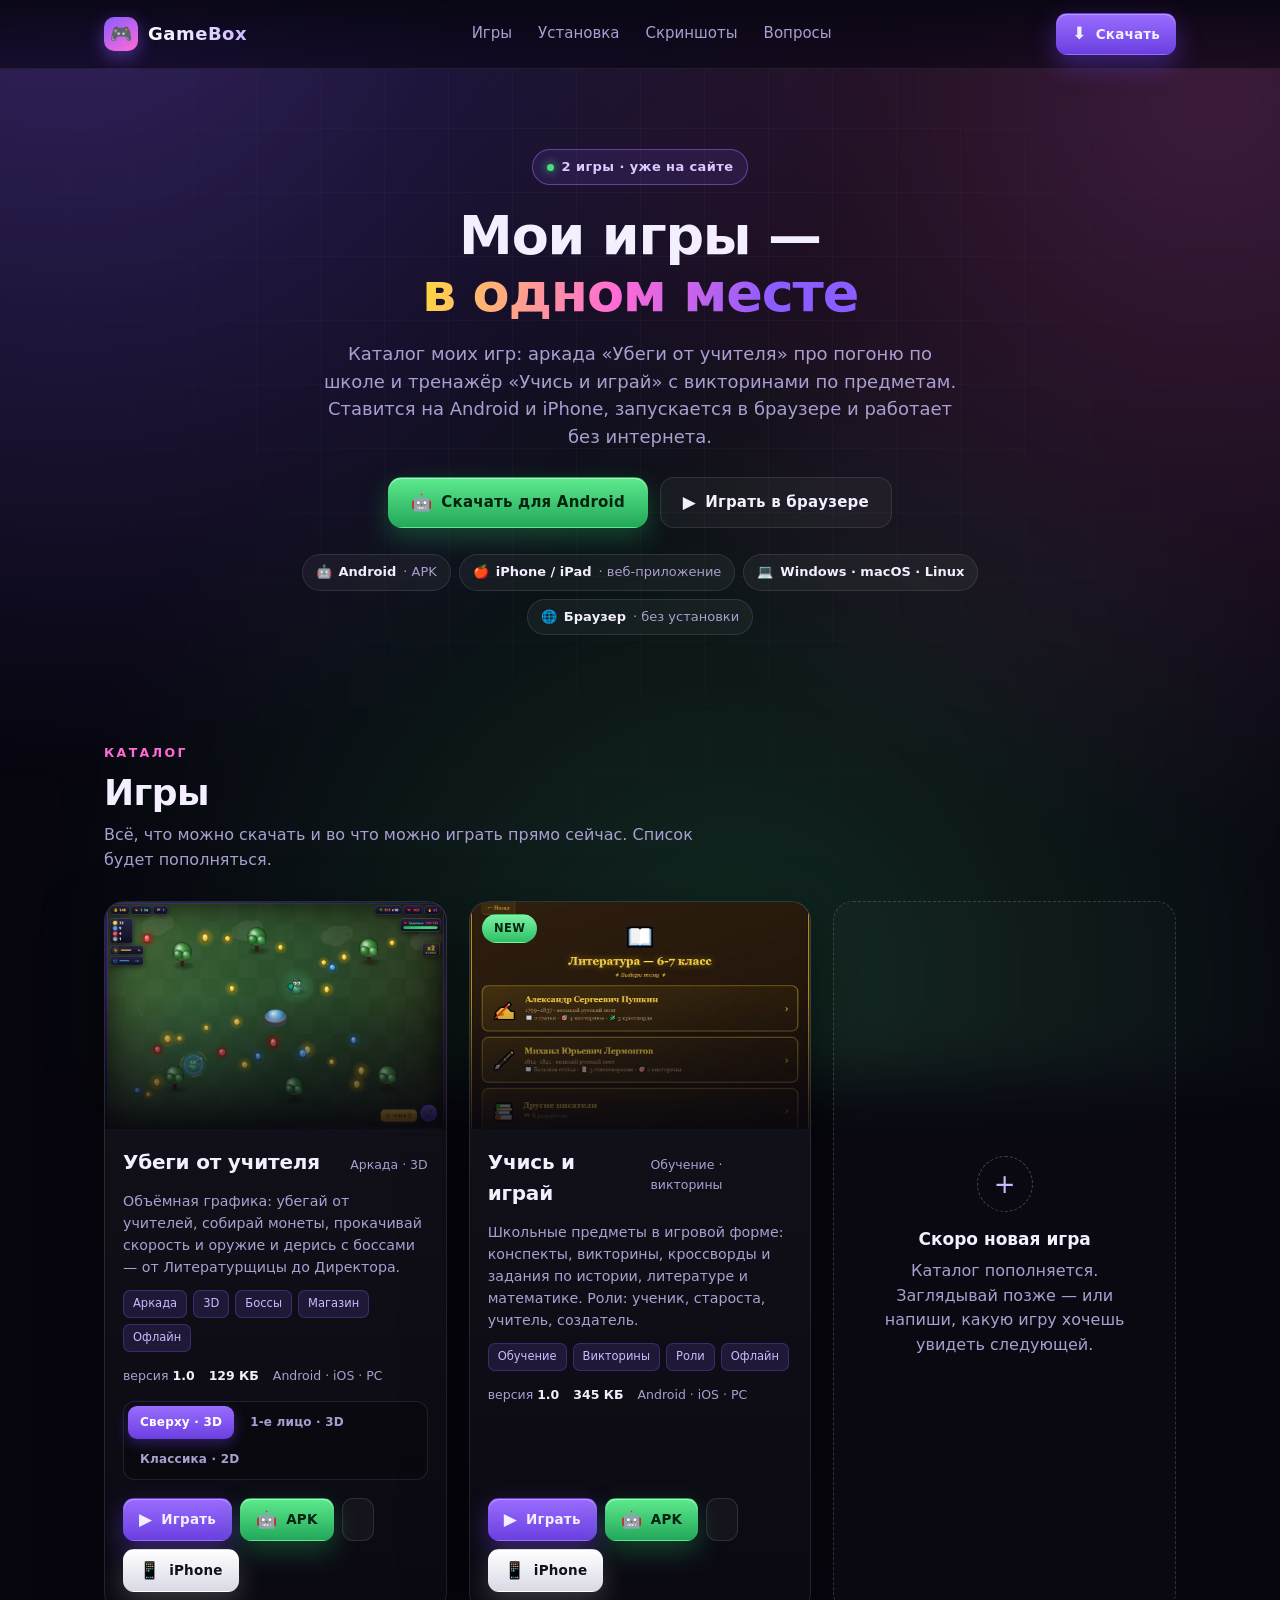
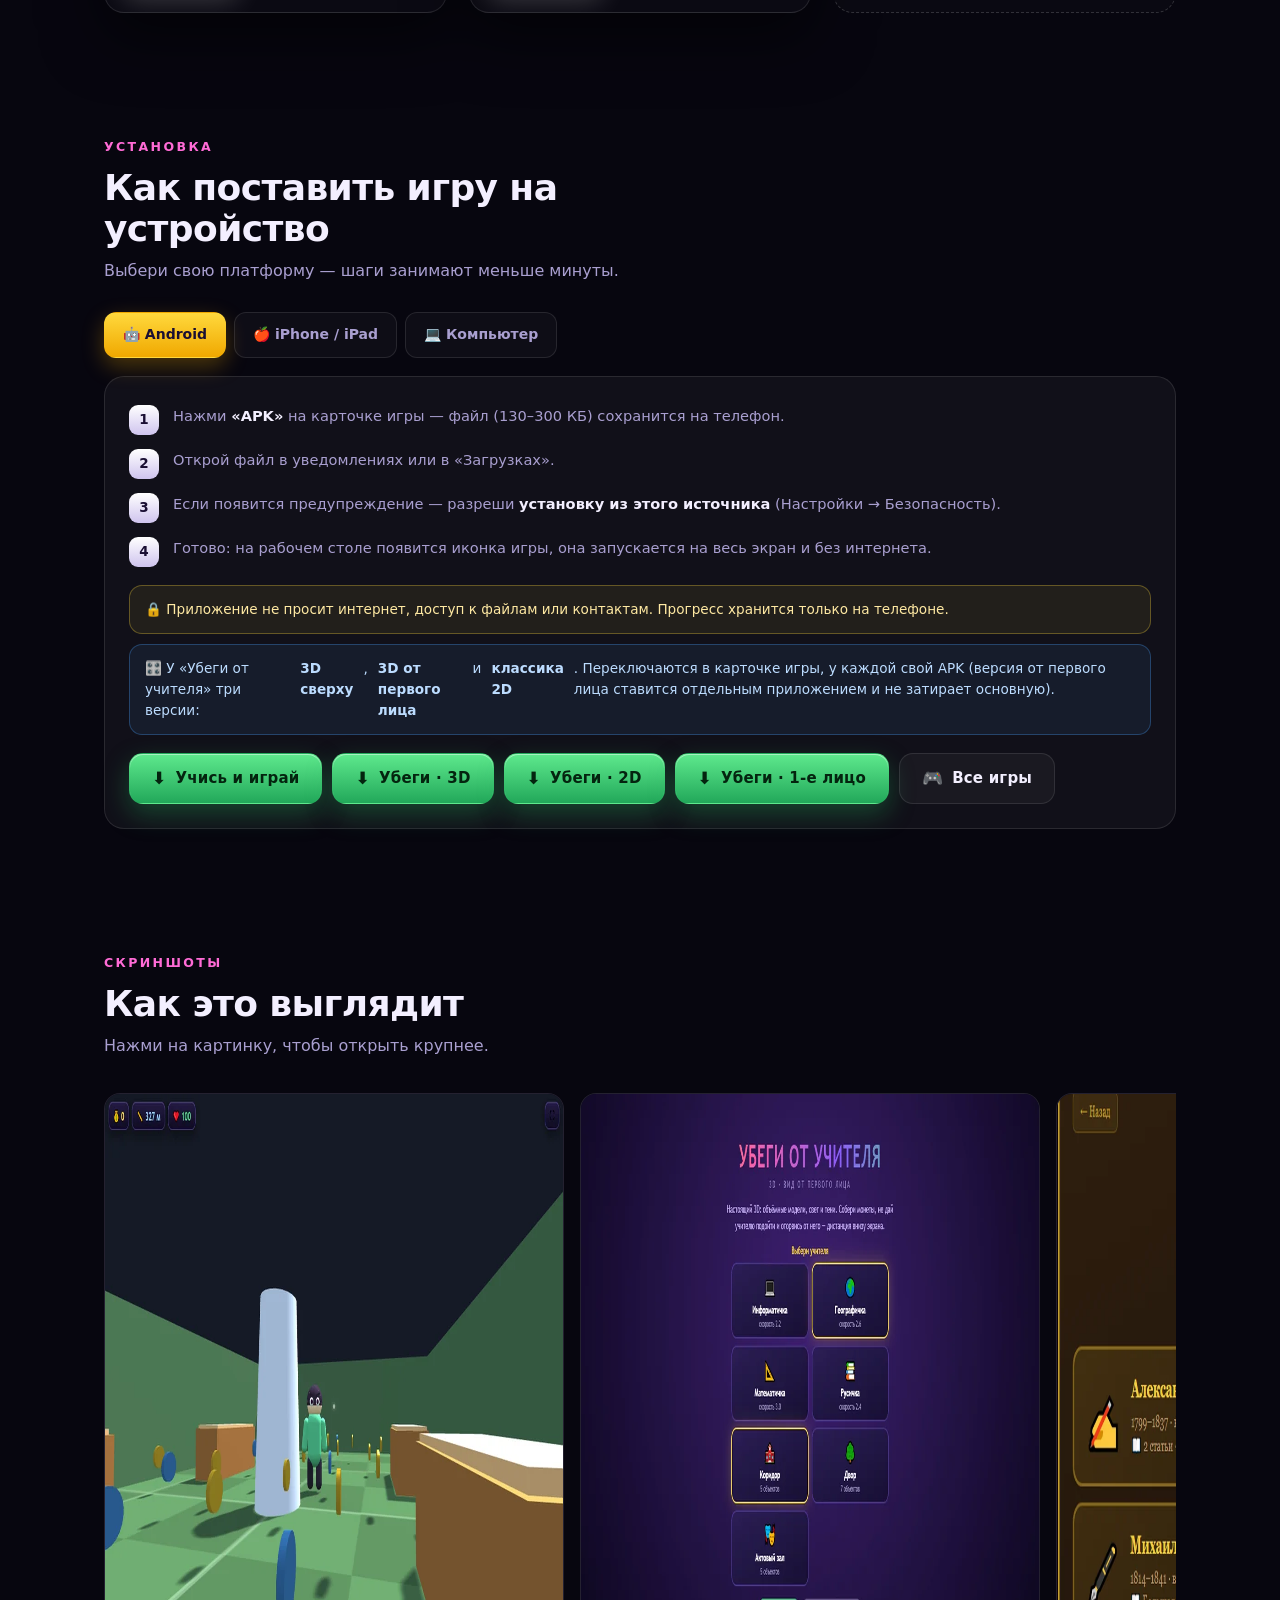
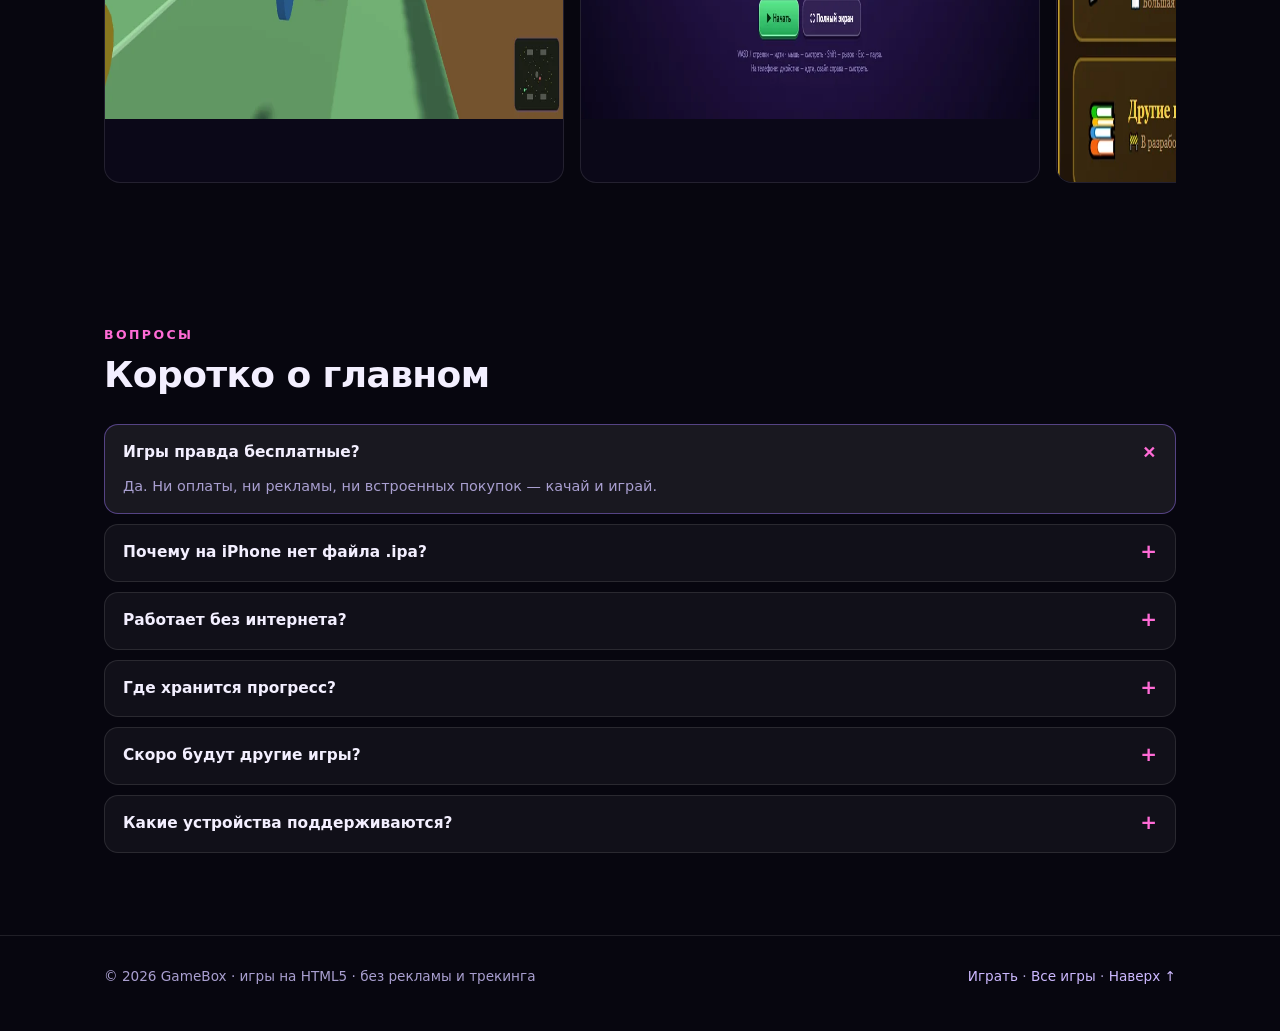
<file: index.html>
<!DOCTYPE html>
<html lang="ru">
<head>
<meta charset="UTF-8">
<meta name="viewport" content="width=device-width, initial-scale=1.0">
<meta name="theme-color" content="#07060f">
<title>GameBox — скачать мои игры</title>
<meta name="description" content="Мои игры: скачать для Android (APK), установить на iPhone и iPad как приложение или играть прямо в браузере. Бесплатно, без рекламы, работает офлайн.">
<meta property="og:type" content="website">
<meta property="og:title" content="GameBox — скачать мои игры">
<meta property="og:description" content="Аркада «Убеги от учителя»: Android APK, iPhone (PWA) и браузер. Бесплатно и без рекламы.">
<meta property="og:image" content="assets/screens/gameplay.png">
<link rel="icon" type="image/png" href="assets/icons/favicon-64.png">
<link rel="apple-touch-icon" href="assets/icons/apple-touch-icon-180.png">
<link rel="stylesheet" href="assets/styles.css">
</head>
<body>

<header class="site-header">
  <div class="wrap header-inner">
    <a class="logo" href="#top">
      <span class="logo-mark">🎮</span>
      <b>GameBox</b>
    </a>
    <nav class="nav">
      <a href="#games">Игры</a>
      <a href="#install">Установка</a>
      <a href="#screens">Скриншоты</a>
      <a href="#faq">Вопросы</a>
    </nav>
    <a class="btn primary small" href="downloads/escape-teacher.apk" download>
      <span class="ico">⬇</span> Скачать
    </a>
  </div>
</header>

<main id="top">

  <!-- ================= HERO ================= -->
  <section class="hero">
    <div class="wrap hero-grid">
      <div class="hero-copy">
        <span class="eyebrow"><span class="dot"></span> 2 игры · уже на сайте</span>
        <h1>Мои игры —<br><span class="grad">в одном месте</span></h1>
        <p class="lead">
          Каталог моих игр: аркада «Убеги от учителя» про погоню по школе и тренажёр
          «Учись и играй» с викторинами по предметам. Ставится на Android и iPhone,
          запускается в браузере и работает без интернета.
        </p>
        <div class="hero-actions">
          <a class="btn android" href="downloads/escape-teacher.apk" download>
            <span class="ico">🤖</span> Скачать для Android
          </a>
          <a class="btn ghost" href="game/">
            <span class="ico">▶</span> Играть в браузере
          </a>
        </div>
        <div class="chips">
          <span class="chip">🤖 <b>Android</b> · APK</span>
          <span class="chip">🍎 <b>iPhone / iPad</b> · веб-приложение</span>
          <span class="chip">💻 <b>Windows · macOS · Linux</b></span>
          <span class="chip">🌐 <b>Браузер</b> · без установки</span>
        </div>
      </div>
    </div>
  </section>

  <!-- ================= GAMES ================= -->
  <section id="games">
    <div class="wrap">
      <div class="section-head">
        <div class="section-kicker">Каталог</div>
        <h2>Игры</h2>
        <p>Всё, что можно скачать и во что можно играть прямо сейчас. Список будет пополняться.</p>
      </div>

      <div class="games-grid" id="gamesGrid"></div>

      <noscript>
        <p style="margin-top:18px;color:#a99fd0">
          Для карточек игр нужен JavaScript. Прямые ссылки:
          <a href="game/" style="color:#cdb9ff">играть в браузере</a> ·
          <a href="downloads/escape-teacher.apk" download style="color:#cdb9ff">скачать APK</a>.
        </p>
      </noscript>
    </div>
  </section>

  <!-- ================= INSTALL ================= -->
  <section id="install">
    <div class="wrap">
      <div class="section-head">
        <div class="section-kicker">Установка</div>
        <h2>Как поставить игру на устройство</h2>
        <p>Выбери свою платформу — шаги занимают меньше минуты.</p>
      </div>

      <div class="tabs" role="tablist">
        <button class="tab active" data-tab="android" role="tab">🤖 Android</button>
        <button class="tab" data-tab="ios" role="tab">🍎 iPhone / iPad</button>
        <button class="tab" data-tab="pc" role="tab">💻 Компьютер</button>
      </div>

      <div class="panel active" data-panel="android">
        <div class="panel-card">
          <div class="steps">
            <div class="step"><p>Нажми <b>«APK»</b> на карточке игры — файл (130–300 КБ) сохранится на телефон.</p></div>
            <div class="step"><p>Открой файл в уведомлениях или в «Загрузках».</p></div>
            <div class="step"><p>Если появится предупреждение — разреши <b>установку из этого источника</b> (Настройки → Безопасность).</p></div>
            <div class="step"><p>Готово: на рабочем столе появится иконка игры, она запускается на весь экран и без интернета.</p></div>
          </div>
          <div class="note">🔒 Приложение не просит интернет, доступ к файлам или контактам. Прогресс хранится только на телефоне.</div>
          <div class="note blue" style="margin-top:10px">🎛️ У «Убеги от учителя» три версии: <b>3D сверху</b>, <b>3D от первого лица</b> и <b>классика 2D</b>. Переключаются в карточке игры, у каждой свой APK (версия от первого лица ставится отдельным приложением и не затирает основную).</div>
          <div class="panel-actions">
            <a class="btn android" href="downloads/learn-and-play.apk" download><span class="ico">⬇</span> Учись и играй</a>
            <a class="btn android" href="downloads/escape-teacher.apk" download><span class="ico">⬇</span> Убеги · 3D</a>
            <a class="btn android" href="downloads/escape-teacher-2d.apk" download><span class="ico">⬇</span> Убеги · 2D</a>
            <a class="btn android" href="downloads/escape-fps.apk" download><span class="ico">⬇</span> Убеги · 1-е лицо</a>
            <a class="btn ghost" href="#games"><span class="ico">🎮</span> Все игры</a>
          </div>
        </div>
      </div>

      <div class="panel" data-panel="ios">
        <div class="panel-card">
          <div class="steps">
            <div class="step"><p>Открой игру в <b>Safari</b> на iPhone или iPad (кнопка ниже).</p></div>
            <div class="step"><p>Нажми кнопку <b>«Поделиться»</b> — квадрат со стрелкой вверх.</p></div>
            <div class="step"><p>Выбери <b>«На экран «Домой»»</b>.</p></div>
            <div class="step"><p>Нажми <b>«Добавить»</b> — на экране появится иконка, игра запустится на весь экран как обычное приложение.</p></div>
          </div>
          <div class="note blue">ℹ️ В App Store приложение попадает только со сборкой на Mac и сертификатом Apple, поэтому на iPhone ставим веб-приложение (PWA). Отличий в игре нет: свой значок, полный экран, сохранение прогресса и работа офлайн.</div>
          <div class="panel-actions">
            <a class="btn ios" href="#games"><span class="ico">📱</span> Выбрать игру для iPhone</a>
            <a class="btn ghost" href="#screens">Посмотреть скриншоты</a>
          </div>
        </div>
      </div>

      <div class="panel" data-panel="pc">
        <div class="panel-card">
          <div class="steps">
            <div class="step"><p>Открой игру в любом браузере — <b>без установки</b> и без регистрации.</p></div>
            <div class="step"><p>Управление: <b>WASD</b> или стрелки, <b>Shift</b> — рывок, <b>Пробел</b> — стрелять, <b>R</b> — перезарядка, <b>Esc</b> — магазин.</p></div>
            <div class="step"><p>Можно скачать HTML-файл и играть офлайн двойным щелчком по нему.</p></div>
          </div>
          <div class="note">🖥️ Игра идёт в любом современном браузере: Chrome, Edge, Firefox, Safari.</div>
          <div class="panel-actions">
            <a class="btn primary" href="game/"><span class="ico">▶</span> Играть</a>
            <a class="btn ghost" href="downloads/escape-teacher.html" download><span class="ico">⬇</span> Скачать HTML</a>
          </div>
        </div>
      </div>
    </div>
  </section>

  <!-- ================= SCREENS ================= -->
  <section id="screens">
    <div class="wrap">
      <div class="section-head">
        <div class="section-kicker">Скриншоты</div>
        <h2>Как это выглядит</h2>
        <p>Нажми на картинку, чтобы открыть крупнее.</p>
      </div>
      <div class="shots">
        <figure class="shot" data-full="assets/screens/fps.webp"><picture><source srcset="assets/screens/fps.webp" type="image/webp"><img src="assets/screens/fps.png" alt="3D от первого лица: коридор школы" width="1000" height="625" loading="lazy"></picture></figure>
        <figure class="shot" data-full="assets/screens/fps-menu.webp"><picture><source srcset="assets/screens/fps-menu.webp" type="image/webp"><img src="assets/screens/fps-menu.png" alt="Меню 3D-версии от первого лица" width="1000" height="625" loading="lazy"></picture></figure>        <figure class="shot" data-full="assets/screens/learn-play.webp"><picture><source srcset="assets/screens/learn-play.webp" type="image/webp"><img src="assets/screens/learn-play.png" alt="Учись и играй: раздел литературы" width="1000" height="688" loading="lazy"></picture></figure>
        <figure class="shot" data-full="assets/screens/learn-play-2.webp"><picture><source srcset="assets/screens/learn-play-2.webp" type="image/webp"><img src="assets/screens/learn-play-2.png" alt="Учись и играй: выбор предмета" width="1000" height="688" loading="lazy"></picture></figure>
        <figure class="shot" data-full="assets/screens/gameplay.webp"><picture><source srcset="assets/screens/gameplay.webp" type="image/webp"><img src="assets/screens/gameplay.png" alt="Геймплей: погоня на школьном дворе" width="1000" height="688" loading="lazy"></picture></figure>
        <figure class="shot" data-full="assets/screens/boss.webp"><picture><source srcset="assets/screens/boss.webp" type="image/webp"><img src="assets/screens/boss.png" alt="Бой с боссом Директором" width="1000" height="688" loading="lazy"></picture></figure>
        <figure class="shot" data-full="assets/screens/menu.webp"><picture><source srcset="assets/screens/menu.webp" type="image/webp"><img src="assets/screens/menu.png" alt="Меню выбора учителя" width="1000" height="688" loading="lazy"></picture></figure>
        <figure class="shot" data-full="assets/screens/shop.webp"><picture><source srcset="assets/screens/shop.webp" type="image/webp"><img src="assets/screens/shop.png" alt="Магазин апгрейдов" width="1000" height="688" loading="lazy"></picture></figure>
        <figure class="shot" data-full="assets/screens/maps.webp"><picture><source srcset="assets/screens/maps.webp" type="image/webp"><img src="assets/screens/maps.png" alt="Выбор карты" width="1000" height="688" loading="lazy"></picture></figure>
        <figure class="shot" data-full="assets/screens/win.webp"><picture><source srcset="assets/screens/win.webp" type="image/webp"><img src="assets/screens/win.png" alt="Экран победы" width="1000" height="688" loading="lazy"></picture></figure>
      </div>
    </div>
  </section>

  <!-- ================= FAQ ================= -->
  <section id="faq">
    <div class="wrap">
      <div class="section-head">
        <div class="section-kicker">Вопросы</div>
        <h2>Коротко о главном</h2>
      </div>
      <div class="faq">
        <details open>
          <summary>Игры правда бесплатные?</summary>
          <p>Да. Ни оплаты, ни рекламы, ни встроенных покупок — качай и играй.</p>
        </details>
        <details>
          <summary>Почему на iPhone нет файла .ipa?</summary>
          <p>Apple разрешает устанавливать приложения только из App Store или собранные с сертификатом разработчика на Mac. Поэтому на iPhone игра ставится как веб-приложение: Safari → «Поделиться» → «На экран «Домой»». Выглядит и работает как обычное приложение, включая офлайн.</p>
        </details>
        <details>
          <summary>Работает без интернета?</summary>
          <p>Да. Android-версия — офлайн целиком. Веб-версия кешируется после первого запуска и дальше открывается без сети.</p>
        </details>
        <details>
          <summary>Где хранится прогресс?</summary>
          <p>В памяти браузера или приложения на твоём устройстве. Никуда не отправляется, на сервере ничего нет.</p>
        </details>
        <details>
          <summary>Скоро будут другие игры?</summary>
          <p>Да, каталог будет пополняться — сайт сделан так, чтобы новую игру добавлять в один список без переделки вёрстки.</p>
        </details>
        <details>
          <summary>Какие устройства поддерживаются?</summary>
          <p>Android 5.0 и новее (APK), iPhone и iPad с iOS 12+ (веб-приложение), а также любой компьютер с современным браузером.</p>
        </details>
      </div>
    </div>
  </section>
</main>

<footer class="site-footer">
  <div class="wrap footer-inner">
    <div>© 2026 GameBox · игры на HTML5 · без рекламы и трекинга</div>
    <div><a href="game/">Играть</a> · <a href="#games">Все игры</a> · <a href="#top">Наверх ↑</a></div>
  </div>
</footer>

<div class="toast" id="toast" role="status" aria-live="polite"></div>
<div class="lightbox" id="lightbox"><img id="lightboxImg" alt="Скриншот игры"></div>

<script src="assets/app.js"></script>
</body>
</html>
</file>
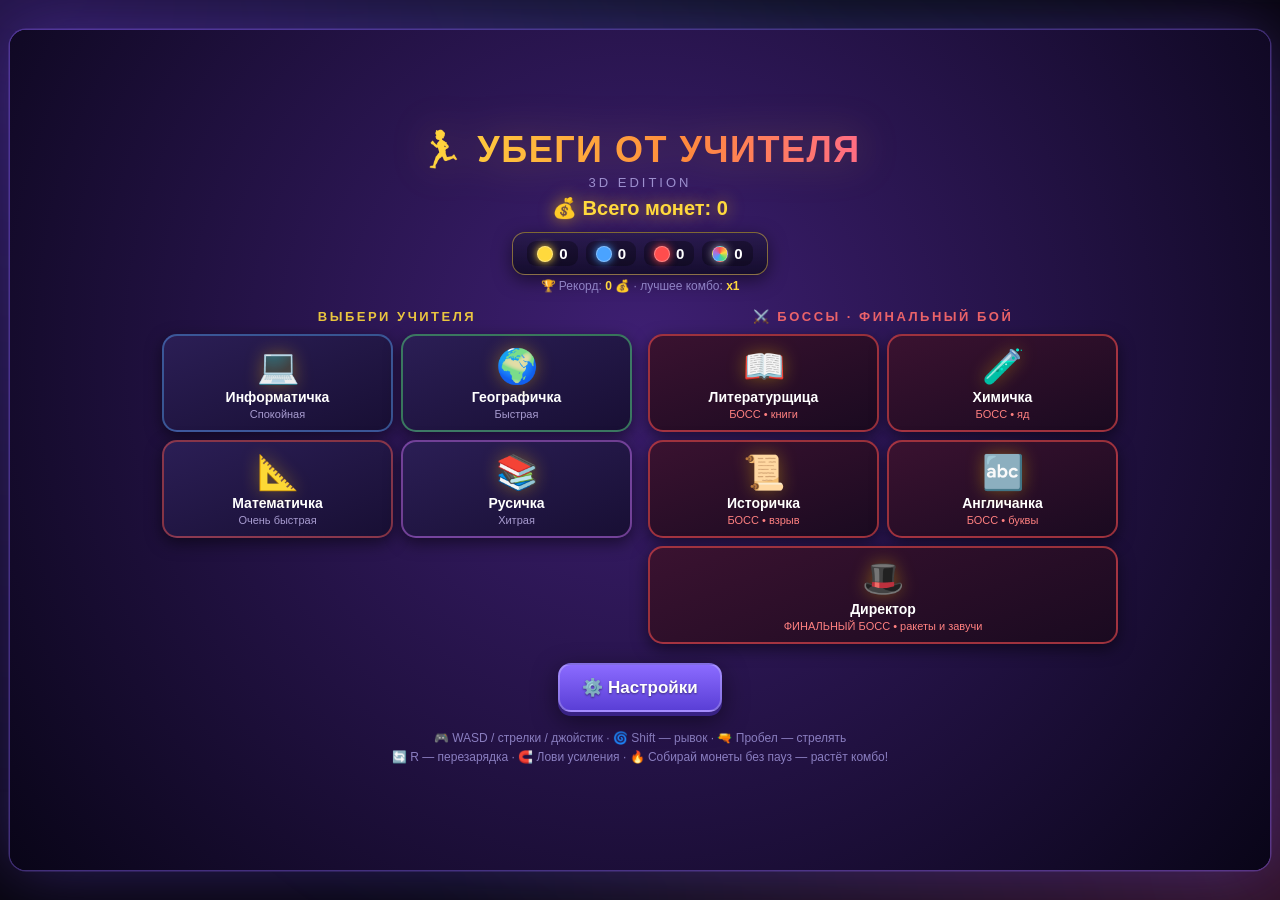
<file: game/index.html>
<!DOCTYPE html>
<html lang="ru">
<head>
<meta charset="UTF-8">
<meta name="viewport" content="width=device-width, initial-scale=1.0, maximum-scale=1.0, user-scalable=no, viewport-fit=cover">
<meta name="theme-color" content="#0d0b1a">
<meta name="mobile-web-app-capable" content="yes">
<meta name="apple-mobile-web-app-capable" content="yes">
<meta name="apple-mobile-web-app-status-bar-style" content="black-translucent">
<meta name="apple-mobile-web-app-title" content="Убеги от учителя">
<meta name="description" content="Аркада «Убеги от учителя»: убегай от учителей, собирай монеты, качайся в магазине и сражайся с боссами.">
<link rel="manifest" href="manifest.webmanifest">
<link rel="apple-touch-icon" href="icons/apple-touch-icon-180.png">
<link rel="icon" type="image/png" href="icons/icon-192.png">
<title>Убеги от учителя — DELUXE</title>
<style>
  :root{
    --gold:#ffd93d; --green:#4ade80; --blue:#4aa3ff; --red:#ff5050;
    --purple:#8b5cff; --pink:#ff6bd6; --orange:#ff8a3d;
    --glass:linear-gradient(180deg, rgba(38,27,72,.82), rgba(14,10,34,.93));
    --line:1.5px solid rgba(150,110,255,.45);
    --shadow:0 6px 22px rgba(0,0,0,.55), inset 0 1px 0 rgba(255,255,255,.09);
  }
  *{margin:0;padding:0;box-sizing:border-box;-webkit-tap-highlight-color:transparent}
  html{
    height:100%;-webkit-text-size-adjust:100%;background:#08060f;
  }
  html,body{
    width:100%;background:#08060f;overflow:hidden;
    font-family:'Trebuchet MS','Segoe UI',sans-serif;color:#fff;
    touch-action:manipulation;user-select:none;-webkit-user-select:none;
    -webkit-touch-callout:none;
    overscroll-behavior:none;overscroll-behavior-y:none;
  }
  body{
    position:fixed;inset:0;height:100%;height:100dvh;
  }
  body::before{
    content:'';position:fixed;inset:-25%;pointer-events:none;z-index:0;
    background:
      radial-gradient(circle at 18% 14%, rgba(125,70,255,.26), transparent 42%),
      radial-gradient(circle at 84% 80%, rgba(255,90,170,.18), transparent 44%),
      radial-gradient(circle at 52% 44%, rgba(60,200,255,.13), transparent 52%);
    filter:blur(24px);animation:ambient 16s ease-in-out infinite alternate;
  }
  @keyframes ambient{from{transform:scale(1) translate(0,0)}to{transform:scale(1.14) translate(-2%,1.5%)}}

  #wrap{position:relative;z-index:1;width:100%;height:100%;display:flex;justify-content:center;align-items:center}
  #game{
    position:relative;background:#14102a;overflow:hidden;border-radius:16px;
    box-shadow:0 0 70px rgba(120,80,255,.35), 0 0 0 1.5px rgba(150,110,255,.35), inset 0 0 100px rgba(0,0,0,.65);
  }
  #game::after{
    content:'';position:absolute;inset:0;pointer-events:none;z-index:6;border-radius:inherit;
    box-shadow:inset 0 0 130px rgba(0,0,0,.8);
  }
  canvas{display:block;width:100%;height:100%;touch-action:none}

  /* ---------- HUD ---------- */
  #hud{
    position:absolute;top:0;left:0;right:0;z-index:10;pointer-events:none;
    display:flex;justify-content:space-between;align-items:flex-start;gap:8px;flex-wrap:wrap;
    padding:8px 10px;font-weight:bold;font-size:clamp(11px,2.2vw,14px);
  }
  .hud-group{display:flex;gap:6px;flex-wrap:wrap}
  .hud-box{
    background:var(--glass);padding:6px 11px;border-radius:11px;border:var(--line);
    box-shadow:var(--shadow);white-space:nowrap;letter-spacing:.3px;
  }
  #coinCount{color:var(--gold)}
  #speedLevel{color:var(--green)}
  #levelNum{color:#60a5fa}
  #ammoCount{color:var(--orange)}
  #playerHPText,#hpCount{color:var(--red)}
  #comboHud{color:var(--pink);display:none}
  #comboHud.on{display:inline}

  /* ---------- кнопки ---------- */
  .btn{
    position:relative;overflow:hidden;
    background:linear-gradient(180deg,#8b6bff,#5a3fd6);color:#fff;
    border:2px solid rgba(255,255,255,.24);border-radius:13px;
    padding:12px 22px;margin:5px;font-family:inherit;font-weight:bold;
    font-size:clamp(14px,2.6vw,17px);cursor:pointer;pointer-events:auto;
    box-shadow:0 4px 0 #382284, 0 8px 24px rgba(0,0,0,.5);
    text-shadow:0 1px 2px rgba(0,0,0,.45);
    transition:transform .12s, box-shadow .12s, filter .12s;
  }
  .btn::after{
    content:'';position:absolute;top:0;left:-60%;width:45%;height:100%;
    background:linear-gradient(105deg,transparent,rgba(255,255,255,.42),transparent);
    transform:skewX(-18deg);animation:sheen 4.5s ease-in-out infinite;
  }
  @keyframes sheen{0%,70%{left:-60%}100%{left:130%}}
  .btn:hover{filter:brightness(1.14)}
  .btn:active{transform:translateY(4px);box-shadow:0 0 0 #382284, 0 2px 10px rgba(0,0,0,.5)}
  .btn:disabled{background:linear-gradient(180deg,#555,#333);box-shadow:0 4px 0 #222;color:#8b8b96;cursor:not-allowed;filter:none;transform:none}
  .btn:disabled::after{display:none}

  /* ---------- экраны ---------- */
  .screen{
    position:absolute;inset:0;z-index:20;padding:14px;text-align:center;
    display:flex;flex-direction:column;justify-content:center;align-items:center;
    justify-content:safe center;
    overflow-y:auto;overscroll-behavior:contain;
    -webkit-overflow-scrolling:touch;touch-action:pan-y;
    background:radial-gradient(circle at 50% 38%, rgba(64,32,118,.96), rgba(9,5,24,.985));
  }
  .screen::-webkit-scrollbar{width:8px}
  .screen::-webkit-scrollbar-thumb{background:rgba(150,110,255,.4);border-radius:8px}
  .screen h2{
    font-size:clamp(18px,4vw,26px);margin-bottom:12px;color:var(--gold);
    text-shadow:0 0 22px rgba(255,200,0,.5), 2px 2px 0 #8a5a00;
  }
  .screen p{color:#cbb8ff;margin:4px 0;font-size:clamp(12px,2.5vw,15px)}
  .title-flow{
    font-size:clamp(21px,4.6vw,36px);font-weight:900;letter-spacing:1.5px;margin-bottom:4px;
    background:linear-gradient(90deg,#ffd93d,#ff8a3d,#ff5ea8,#8b5cff,#4ade80,#ffd93d);
    background-size:300% 100%;-webkit-background-clip:text;background-clip:text;
    -webkit-text-fill-color:transparent;color:transparent;
    animation:titleFlow 7s linear infinite;filter:drop-shadow(0 0 20px rgba(255,190,60,.28));
  }
  @keyframes titleFlow{to{background-position:300% 0}}
  .subtitle{color:#9c8fd0;font-size:clamp(10px,2.2vw,13px);letter-spacing:3px;text-transform:uppercase;margin-bottom:6px}

  /* ---------- карточки ---------- */
  .grid2{display:grid;grid-template-columns:repeat(2,1fr);gap:8px;margin-top:8px;width:100%;max-width:470px}
  .menu-cols{display:flex;gap:16px;width:100%;max-width:980px;justify-content:center;align-items:flex-start;flex-wrap:wrap;margin-top:2px}
  .menu-col{flex:1 1 330px;max-width:470px;display:flex;flex-direction:column;align-items:center}
  .card{
    position:relative;font-family:inherit;color:#fff;cursor:pointer;
    display:flex;flex-direction:column;align-items:center;gap:3px;
    padding:10px 8px;border-radius:15px;pointer-events:auto;
    background:linear-gradient(160deg,#2b1e55,#180f34);
    border:2px solid rgba(140,100,255,.32);box-shadow:0 5px 16px rgba(0,0,0,.5);
    transition:transform .15s, border-color .15s, box-shadow .15s;
  }
  .card::before{
    content:'';position:absolute;inset:0;border-radius:13px;opacity:0;
    background:radial-gradient(circle at 50% 0%, rgba(255,217,61,.22), transparent 70%);
    transition:opacity .18s;pointer-events:none;
  }
  .card:hover{transform:translateY(-4px);border-color:rgba(255,217,61,.85);box-shadow:0 10px 26px rgba(0,0,0,.55), 0 0 22px rgba(255,200,60,.22)}
  .card:hover::before{opacity:1}
  .card:active{transform:scale(.96)}
  .card .emoji{font-size:clamp(24px,6vw,34px);filter:drop-shadow(0 0 9px rgba(255,200,0,.35))}
  .card .name{font-size:clamp(12px,2.5vw,14px);font-weight:bold}
  .card .desc{font-size:clamp(9px,2vw,11px);color:#a89cd0}
  .t-info{border-color:rgba(80,140,220,.55)}
  .t-geo{border-color:rgba(80,200,120,.55)}
  .t-math{border-color:rgba(220,80,80,.55)}
  .t-rus{border-color:rgba(180,100,220,.55)}
  .card.boss-card{border-color:rgba(255,80,80,.55);background:linear-gradient(160deg,#3a1230,#1a0a20)}
  .card.boss-card .desc{color:#ff8080}

  .section-title{
    color:var(--gold);font-size:clamp(11px,2.3vw,13px);text-transform:uppercase;
    letter-spacing:2.5px;margin-top:10px;margin-bottom:2px;opacity:.9;font-weight:bold;
  }

  /* ---------- магазин ---------- */
  .shop-item{
    background:linear-gradient(160deg,#2a1d52,#170e30);border:2px solid rgba(140,100,255,.38);
    border-radius:15px;padding:10px 15px;margin:5px;width:min(380px,92vw);
    display:flex;justify-content:space-between;align-items:center;gap:10px;
    box-shadow:0 6px 20px rgba(0,0,0,.5);transition:border-color .18s, transform .18s;
  }
  .shop-item:hover{border-color:rgba(255,217,61,.6);transform:translateY(-2px)}
  .shop-item .info{text-align:left}
  .shop-item b{font-size:clamp(13px,2.7vw,16px)}
  .shop-item small{color:#a89cd0;font-size:clamp(10px,2.1vw,12px)}
  .shop-item button{padding:10px 14px !important;margin:0 !important;font-size:clamp(11px,2.3vw,14px) !important}

  /* ---------- монеты ---------- */
  .coin-tracker{
    position:absolute;top:56px;left:10px;z-index:12;pointer-events:none;
    display:flex;flex-direction:column;gap:4px;padding:8px 10px;border-radius:11px;
    background:var(--glass);border:var(--line);box-shadow:var(--shadow);
    font-weight:bold;font-size:clamp(11px,2.1vw,14px);
  }
  .coin-row{display:flex;align-items:center;gap:8px;min-width:62px}
  .coin-dot{width:14px;height:14px;border-radius:50%;display:inline-block;border:1px solid rgba(255,255,255,.3);flex-shrink:0}
  .rainbow-dot{background:conic-gradient(#ff4d4d,#ffd93d,#4ade80,#4aa3ff,#b06ddb,#ff4d4d);animation:spinRainbow 3s linear infinite;box-shadow:0 0 9px rgba(255,255,255,.6)}
  @keyframes spinRainbow{to{transform:rotate(360deg)}}
  .coin-bump{animation:coinBump .32s ease-out}
  @keyframes coinBump{0%{transform:scale(1)}50%{transform:scale(1.45);filter:brightness(1.6)}100%{transform:scale(1)}}

  /* ---------- усиления ---------- */
  #powerups{position:absolute;top:158px;left:10px;z-index:12;display:flex;flex-direction:column;gap:6px;pointer-events:none}
  .pw{
    display:none;align-items:center;gap:8px;padding:6px 9px;border-radius:11px;
    background:var(--glass);border:1.5px solid rgba(150,110,255,.5);box-shadow:var(--shadow);
    font-size:clamp(10px,1.9vw,12px);font-weight:bold;transition:opacity .2s;
  }
  .pw.on{display:flex}
  .pw.low{animation:pwLow .6s ease-in-out infinite}
  @keyframes pwLow{50%{opacity:.45}}
  .pw-ico{font-size:15px;filter:drop-shadow(0 0 7px currentColor)}
  .pw-bar{width:44px;height:6px;border-radius:4px;background:rgba(0,0,0,.65);overflow:hidden;border:1px solid rgba(255,255,255,.14)}
  .pw-bar i{display:block;height:100%;width:100%;background:currentColor;border-radius:4px}
  .pw-sec{min-width:24px;text-align:right;font-size:10px;opacity:.85}

  /* ---------- комбо ---------- */
  #comboBadge{
    position:absolute;top:148px;right:10px;z-index:12;pointer-events:none;text-align:center;
    padding:5px 13px 6px;border-radius:12px;
    background:var(--glass);border:1.5px solid rgba(255,217,61,.5);box-shadow:var(--shadow);
    opacity:0;transform:scale(.65) translateY(-6px);transition:opacity .18s, transform .18s;
  }
  #comboBadge.on{opacity:1;transform:scale(1) translateY(0)}
  #comboBadge .cnum{font-size:clamp(18px,3.8vw,27px);font-weight:900;line-height:1.05;color:var(--gold);text-shadow:0 0 18px rgba(255,200,0,.85), 2px 2px 0 #7a5200}
  #comboBadge .clbl{font-size:clamp(8px,1.6vw,10px);letter-spacing:2.5px;color:#ffe9a3;opacity:.92}

  /* ---------- полосы HP ---------- */
  #playerHP{
    position:absolute;top:56px;right:10px;z-index:12;display:none;flex-direction:column;
    align-items:flex-end;gap:4px;padding:8px 10px;border-radius:11px;min-width:142px;
    background:var(--glass);border:1.5px solid rgba(80,200,120,.5);box-shadow:var(--shadow);
    pointer-events:none;font-weight:bold;font-size:clamp(11px,2.1vw,14px);
  }
  #playerHP .hp-label{color:var(--green);font-size:clamp(10px,1.9vw,12px)}
  .hp-bar-bg{width:100%;height:12px;background:rgba(0,0,0,.62);border:1.5px solid rgba(80,200,120,.5);border-radius:7px;overflow:hidden;box-shadow:inset 0 0 7px rgba(0,0,0,.85)}
  .hp-bar-fill{height:100%;width:100%;background:linear-gradient(90deg,#16a34a,#4ade80,#16a34a);background-size:200% 100%;animation:hpShine 2s linear infinite;transition:width .28s ease}
  #playerHP.low .hp-bar-fill{background:linear-gradient(90deg,#dc2626,#ff5050,#dc2626);background-size:200% 100%}
  #playerHP.low .hp-label{color:var(--red)}
  @keyframes hpShine{to{background-position:200% 0}}

  #bossHP{
    position:absolute;top:74px;left:50%;transform:translateX(-50%);width:min(420px,54vw);
    z-index:12;display:none;flex-direction:column;align-items:center;gap:3px;
  }
  #bossHP .boss-name{font-weight:bold;font-size:clamp(12px,2.3vw,15px);color:#ff9090;letter-spacing:1px;text-shadow:0 0 12px rgba(255,0,0,.85), 2px 2px 0 #600}
  #bossHP .hp-bar-bg{width:100%;height:16px;background:rgba(0,0,0,.62);border:2px solid rgba(255,80,80,.6);border-radius:10px;overflow:hidden;box-shadow:0 0 22px rgba(255,0,0,.45), inset 0 0 10px rgba(0,0,0,.85)}
  #bossHP .hp-bar-fill{height:100%;width:100%;background:linear-gradient(90deg,#ff4040,#ff8080,#ff4040);background-size:200% 100%;animation:hpShine 1.6s linear infinite;transition:width .28s ease}

  /* ---------- мобильное управление ---------- */
  #joystick{
    position:absolute;bottom:calc(24px * var(--s,1));left:calc(24px * var(--s,1));
    width:calc(130px * var(--s,1));height:calc(130px * var(--s,1));border-radius:50%;
    z-index:15;display:none;touch-action:none;
    background:radial-gradient(circle, rgba(120,90,255,.2), rgba(60,40,120,.26));
    border:2px solid rgba(160,130,255,.42);
    box-shadow:inset 0 0 30px rgba(100,70,220,.32), 0 0 22px rgba(0,0,0,.5);
  }
  #joystickKnob{
    position:absolute;top:50%;left:50%;
    width:calc(58px * var(--s,1));height:calc(58px * var(--s,1));
    margin:calc(-29px * var(--s,1)) 0 0 calc(-29px * var(--s,1));border-radius:50%;
    background:radial-gradient(circle at 35% 30%,#b8a2ff,#5a3fd6);
    border:2px solid rgba(255,255,255,.38);
    box-shadow:0 4px 14px rgba(0,0,0,.6), inset 0 -4px 10px rgba(0,0,0,.32);
    transition:transform .05s;
  }
  #shopBtn,#shootBtn,#reloadBtn,#dashBtn{position:absolute;z-index:15;display:none;align-items:center;justify-content:center;line-height:1;padding:0 !important;margin:0 !important;border-radius:50% !important}
  #shopBtn{
    right:calc(24px * var(--s,1));bottom:calc(24px * var(--s,1));
    width:calc(62px * var(--s,1));height:calc(62px * var(--s,1));font-size:calc(20px * var(--s,1)) !important;
  }
  #shootBtn{
    right:calc(24px * var(--s,1));bottom:calc(100px * var(--s,1));
    width:calc(72px * var(--s,1));height:calc(72px * var(--s,1));font-size:calc(26px * var(--s,1)) !important;
    background:linear-gradient(180deg,#ff9a4d,#d65a1a);box-shadow:0 4px 0 #8a3a00, 0 6px 22px rgba(0,0,0,.5) !important;
  }
  #shootBtn:active{transform:translateY(4px);box-shadow:0 0 0 #8a3a00 !important}
  #shootBtn.reloading{background:linear-gradient(180deg,#666,#333) !important;box-shadow:0 4px 0 #222 !important}
  #reloadBtn{
    right:calc(106px * var(--s,1));bottom:calc(100px * var(--s,1));
    width:calc(58px * var(--s,1));height:calc(58px * var(--s,1));font-size:calc(22px * var(--s,1)) !important;
    background:linear-gradient(180deg,#4aa3ff,#1e6fdd);box-shadow:0 4px 0 #0a3a80, 0 6px 22px rgba(0,0,0,.5) !important;
  }
  #dashBtn{
    right:calc(24px * var(--s,1));bottom:calc(182px * var(--s,1));
    width:calc(62px * var(--s,1));height:calc(62px * var(--s,1));font-size:calc(24px * var(--s,1)) !important;
    background:linear-gradient(180deg,#b06ddb,#7a2fb0);box-shadow:0 4px 0 #4a1070, 0 6px 22px rgba(0,0,0,.5) !important;
  }
  #dashBtn.cool{filter:grayscale(.7) brightness(.75)}
  #dashBtn .cdtxt{position:absolute;inset:0;display:flex;align-items:center;justify-content:center;font-size:calc(13px * var(--s,1));font-weight:900;color:#fff;text-shadow:0 1px 3px #000}

  /* ---------- быстрая покупка ---------- */
  .quick-speed-btn{
    position:absolute;bottom:calc(24px * var(--s,1));right:calc(100px * var(--s,1));z-index:15;
    display:none;align-items:center;gap:4px;
    background:linear-gradient(180deg,#ffd93d,#f0a800);color:#1a1035;
    border:2px solid rgba(255,255,255,.4);border-radius:calc(14px * var(--s,1));
    padding:calc(10px * var(--s,1)) calc(16px * var(--s,1));
    font-family:inherit;font-weight:bold;font-size:clamp(10px,calc(15px * var(--s,1)),15px);cursor:pointer;
    box-shadow:0 4px 0 #8a5a00, 0 8px 22px rgba(0,0,0,.5);white-space:nowrap;
    transition:transform .12s, box-shadow .12s, filter .12s;
  }
  .quick-speed-btn:hover{filter:brightness(1.1)}
  .quick-speed-btn:active{transform:translateY(4px);box-shadow:0 0 0 #8a5a00 !important}
  .quick-speed-btn:disabled{background:linear-gradient(180deg,#555,#333);color:#8b8b96;box-shadow:0 4px 0 #222;cursor:not-allowed;filter:none;transform:none}
  .quick-speed-btn.can-buy{animation:pulseGold 1.4s ease-in-out infinite}
  @keyframes pulseGold{50%{box-shadow:0 4px 0 #8a5a00, 0 0 22px rgba(255,217,61,.85)}}

  /* ---------- лобби ---------- */
  .lobby-total{font-size:clamp(14px,2.9vw,20px);color:var(--gold);font-weight:bold;text-shadow:0 0 16px rgba(255,200,0,.6);margin-bottom:6px}
  .lobby-coins{
    display:flex;flex-wrap:wrap;justify-content:center;gap:8px;margin:6px 0 2px;padding:8px 14px;
    background:linear-gradient(180deg, rgba(38,27,72,.7), rgba(14,10,34,.82));
    border:1.5px solid rgba(255,217,61,.45);border-radius:13px;box-shadow:0 5px 18px rgba(0,0,0,.5);
  }
  .lobby-coin-item{display:flex;align-items:center;gap:6px;font-weight:bold;font-size:clamp(12px,2.3vw,15px);padding:4px 10px;background:rgba(0,0,0,.3);border-radius:9px}
  .lobby-coin-item .coin-dot{width:16px;height:16px}
  .record-line{color:#8f83c4;font-size:clamp(10px,2.1vw,12px);margin:2px 0 4px}
  .record-line b{color:var(--gold)}

  /* ---------- превью карт ---------- */
  .map-preview{
    width:100%;height:74px;border-radius:10px;position:relative;overflow:hidden;
    border:1.5px solid rgba(255,255,255,.14);margin-bottom:6px;background:#000;pointer-events:none;
  }
  .map-preview canvas{display:block;width:100%;height:100%;pointer-events:none}
  .map-grid{display:grid;grid-template-columns:repeat(3,1fr);gap:8px;margin-top:6px;width:100%;max-width:580px}
  .map-grid .card{padding:8px 6px}
  .map-grid .card .emoji{font-size:clamp(17px,3.6vw,21px)}
  .map-grid .card .name{font-size:clamp(10px,2vw,12px)}
  .map-grid .card .desc{font-size:clamp(8px,1.7vw,10px)}
  .back-bar{display:flex;gap:8px;margin-top:14px;flex-wrap:wrap;justify-content:center}

  /* ---------- босс-интро / вспышки ---------- */
  #bossIntro{
    position:absolute;inset:0;z-index:25;display:none;flex-direction:column;
    align-items:center;justify-content:center;pointer-events:none;
    background:radial-gradient(circle at 50% 50%, rgba(150,0,20,.42), rgba(0,0,0,0) 62%);
  }
  #bossIntro.show{display:flex;animation:biIn .45s ease-out}
  @keyframes biIn{from{opacity:0;transform:scale(1.12)}to{opacity:1;transform:scale(1)}}
  #bossIntro .bi-name{
    font-size:clamp(24px,6.5vw,50px);font-weight:900;letter-spacing:5px;color:#ff5a5a;
    text-shadow:0 0 30px rgba(255,40,40,.95), 0 0 70px rgba(255,0,0,.6);
    animation:bossPulse .9s ease-in-out infinite alternate;
  }
  #bossIntro .bi-sub{color:#ffb3b3;letter-spacing:7px;font-size:clamp(10px,2.3vw,14px);margin-top:8px;text-transform:uppercase}
  @keyframes bossPulse{to{transform:scale(1.06);text-shadow:0 0 44px rgba(255,60,60,1), 0 0 90px rgba(255,0,0,.75)}}

  #flash{position:absolute;inset:0;z-index:14;pointer-events:none;opacity:0;transition:opacity .2s;background:radial-gradient(circle at 50% 50%, rgba(255,0,0,0) 35%, rgba(255,20,20,.55) 100%)}
  #flash.on{opacity:1}

  #confetti{position:fixed;inset:0;z-index:60;pointer-events:none;display:none}
  #confetti.on{display:block}

  .hidden{display:none !important}
  .show-flex{display:flex !important}

  /* ---------- настройки ---------- */
  .setting-row{
    display:flex;justify-content:space-between;align-items:center;gap:14px;
    width:min(380px,92vw);margin:7px;padding:12px 16px;border-radius:14px;
    background:linear-gradient(160deg,#2a1d52,#170e30);border:2px solid rgba(140,100,255,.38);
    box-shadow:0 5px 18px rgba(0,0,0,.5);font-weight:bold;font-size:clamp(12px,2.4vw,15px);
  }
  .switch{position:relative;width:52px;height:28px;border-radius:14px;background:#3a2a60;border:2px solid rgba(255,255,255,.18);cursor:pointer;transition:background .2s;flex-shrink:0}
  .switch::after{content:'';position:absolute;top:2px;left:2px;width:20px;height:20px;border-radius:50%;background:#8b83aa;transition:transform .2s, background .2s}
  .switch.on{background:linear-gradient(180deg,#4ade80,#16a34a)}
  .switch.on::after{transform:translateX(24px);background:#fff}

  /* на телефоне экраны меню занимают весь экран, а не маленькое игровое поле */
  @media (max-width:800px), (max-height:520px){
    .screen{position:fixed;inset:0;z-index:40;border-radius:0;padding:16px 14px}
  }
  @media (max-width:800px){
    .coin-tracker{top:52px;padding:6px 8px;gap:3px;font-size:11px}
    .coin-dot{width:12px;height:12px}
    #powerups{top:212px;gap:4px}
    #comboBadge{top:206px}
    #playerHP{top:52px;padding:6px 8px;font-size:11px;min-width:124px}
    #bossHP{top:152px;width:88vw}
  }
  /* компактный режим для маленького игрового поля (телефон в портрете, низкое окно) */
  #game.compact .coin-tracker{display:none !important}
  #game.compact #playerHP{display:none !important}
  #game.compact #comboBadge{display:none !important}
  #game.compact #hud{font-size:10px;padding:5px 7px;gap:4px}
  #game.compact .hud-box{padding:4px 7px;border-radius:8px}
  #game.compact #powerups{
    top:62px;left:8px;right:8px;gap:4px;
    flex-direction:row;flex-wrap:wrap;align-items:flex-start;
  }
  #game.compact .pw{padding:3px 6px;font-size:10px;gap:5px}
  #game.compact .pw-bar{width:26px}
  #game.compact .pw-sec{min-width:18px;font-size:9px}
  #game.compact #bossHP{top:108px;width:84vw}
</style>
</head>
<body>
<div id="wrap">
  <div id="game">
    <canvas id="canvas"></canvas>
    <div id="flash"></div>

    <div id="hud" class="hidden">
      <div class="hud-group">
        <div class="hud-box">💰 <span id="coinCount">0</span></div>
        <div class="hud-box">⚡ <span id="speedLevel">1.0</span>x</div>
        <div class="hud-box">🏁 <span id="levelNum">1</span></div>
      </div>
      <div class="hud-group">
        <div class="hud-box" id="ammoBox">🔫 <span id="ammoCount">5/5</span> <span class="mag-count" id="magCount">×10</span></div>
        <div class="hud-box">❤️ <span id="hpCount">100</span></div>
        <div class="hud-box" id="comboHud">🔥 <span id="comboVal">x1</span></div>
      </div>
    </div>

    <div id="playerHP">
      <div class="hp-label">❤️ Здоровье: <span id="playerHPText">100/100</span></div>
      <div class="hp-bar-bg"><div class="hp-bar-fill" id="playerHPFill"></div></div>
    </div>

    <div id="bossHP">
      <div class="boss-name" id="bossName">БОСС</div>
      <div class="hp-bar-bg"><div class="hp-bar-fill" id="bossHPFill"></div></div>
    </div>

    <div id="coinTracker" class="coin-tracker hidden">
      <div class="coin-row">
        <span class="coin-dot" style="background:#ffd93d;box-shadow:0 0 9px #ffd93d"></span>
        <span id="coinYellow">0</span>
      </div>
      <div class="coin-row">
        <span class="coin-dot" style="background:#4aa3ff;box-shadow:0 0 9px #4aa3ff"></span>
        <span id="coinBlue">0</span>
      </div>
      <div class="coin-row">
        <span class="coin-dot" style="background:#ff4d4d;box-shadow:0 0 9px #ff4d4d"></span>
        <span id="coinRed">0</span>
      </div>
      <div class="coin-row">
        <span class="coin-dot rainbow-dot"></span>
        <span id="coinRainbow">0</span>
      </div>
    </div>

    <div id="powerups">
      <div class="pw" id="pw-rapid"  style="color:#ffd93d"><span class="pw-ico">⚡</span><span class="pw-bar"><i></i></span><span class="pw-sec"></span></div>
      <div class="pw" id="pw-shield" style="color:#4aa3ff"><span class="pw-ico">🛡</span><span class="pw-bar"><i></i></span><span class="pw-sec"></span></div>
      <div class="pw" id="pw-magnet" style="color:#ff6bd6"><span class="pw-ico">🧲</span><span class="pw-bar"><i></i></span><span class="pw-sec"></span></div>
      <div class="pw" id="pw-x2"     style="color:#4ade80"><span class="pw-ico">✨</span><span class="pw-bar"><i></i></span><span class="pw-sec"></span></div>
    </div>

    <div id="comboBadge">
      <div class="cnum" id="comboNum">x1.5</div>
      <div class="clbl">КОМБО</div>
    </div>

    <div id="bossIntro">
      <div class="bi-name" id="biName">БОСС</div>
      <div class="bi-sub">финальный бой</div>
    </div>

    <button id="quickSpeedBtn" class="quick-speed-btn" onclick="quickBuySpeed()">
      ⚡ +0.5x <span id="quickSpeedCost">5</span>💰
    </button>

    <button id="shopBtn" class="btn" onclick="openShop()">🛒</button>
    <button id="shootBtn" class="btn">🔫</button>
    <button id="reloadBtn" class="btn">🔄</button>
    <button id="dashBtn" class="btn">🌀<span class="cdtxt" id="dashCdText"></span></button>
    <div id="joystick"><div id="joystickKnob"></div></div>

    <!-- ================= МЕНЮ ================= -->
    <div id="menu" class="screen">
      <div class="title-flow">🏃 УБЕГИ ОТ УЧИТЕЛЯ</div>
      <div class="subtitle">3D EDITION</div>

      <div class="lobby-total">💰 Всего монет: <span id="lobbyCoins">0</span></div>
      <div class="lobby-coins">
        <div class="lobby-coin-item">
          <span class="coin-dot" style="background:#ffd93d;box-shadow:0 0 9px #ffd93d"></span><span id="lobbyYellow">0</span>
        </div>
        <div class="lobby-coin-item">
          <span class="coin-dot" style="background:#4aa3ff;box-shadow:0 0 9px #4aa3ff"></span><span id="lobbyBlue">0</span>
        </div>
        <div class="lobby-coin-item">
          <span class="coin-dot" style="background:#ff4d4d;box-shadow:0 0 9px #ff4d4d"></span><span id="lobbyRed">0</span>
        </div>
        <div class="lobby-coin-item">
          <span class="coin-dot rainbow-dot"></span><span id="lobbyRainbow">0</span>
        </div>
      </div>
      <div class="record-line">🏆 Рекорд: <b id="recordCoins">0</b> 💰 · лучшее комбо: <b id="recordCombo">x1</b></div>

      <div class="menu-cols">
        <div class="menu-col">
          <div class="section-title">Выбери учителя</div>
          <div class="grid2">
            <div class="card t-info" onclick="chooseTeacher('info')">
              <div class="emoji">💻</div><div class="name">Информатичка</div>
              <div class="desc">Спокойная</div>
            </div>
            <div class="card t-geo" onclick="chooseTeacher('geo')">
              <div class="emoji">🌍</div><div class="name">Географичка</div>
              <div class="desc">Быстрая</div>
            </div>
            <div class="card t-math" onclick="chooseTeacher('math')">
              <div class="emoji">📐</div><div class="name">Математичка</div>
              <div class="desc">Очень быстрая</div>
            </div>
            <div class="card t-rus" onclick="chooseTeacher('rus')">
              <div class="emoji">📚</div><div class="name">Русичка</div>
              <div class="desc">Хитрая</div>
            </div>
          </div>
        </div>
        <div class="menu-col">
          <div class="section-title" style="color:#ff6b6b">⚔️ Боссы · финальный бой</div>
          <div class="grid2">
            <div class="card boss-card" onclick="chooseTeacher('lit')">
              <div class="emoji">📖</div><div class="name">Литературщица</div>
              <div class="desc">БОСС • книги</div>
            </div>
            <div class="card boss-card" onclick="chooseTeacher('chem')">
              <div class="emoji">🧪</div><div class="name">Химичка</div>
              <div class="desc">БОСС • яд</div>
            </div>
            <div class="card boss-card" onclick="chooseTeacher('hist')">
              <div class="emoji">📜</div><div class="name">Историчка</div>
              <div class="desc">БОСС • взрыв</div>
            </div>
            <div class="card boss-card" onclick="chooseTeacher('eng')">
              <div class="emoji">🔤</div><div class="name">Англичанка</div>
              <div class="desc">БОСС • буквы</div>
            </div>
            <div class="card boss-card" style="grid-column:span 2" onclick="chooseTeacher('director')">
              <div class="emoji">🎩</div><div class="name">Директор</div>
              <div class="desc">ФИНАЛЬНЫЙ БОСС • ракеты и завучи</div>
            </div>
          </div>
        </div>
      </div>

      <div class="back-bar">
        <button class="btn" onclick="openSettings()">⚙️ Настройки</button>
      </div>
      <p style="margin-top:12px;color:#8a7ec0;font-size:clamp(10px,2.1vw,12px);line-height:1.55">
        🎮 WASD / стрелки / джойстик · 🌀 Shift — рывок · 🔫 Пробел — стрелять<br>
        🔄 R — перезарядка · 🧲 Лови усиления · 🔥 Собирай монеты без пауз — растёт комбо!
      </p>
    </div>

    <!-- ================= КАРТЫ ================= -->
    <div id="mapsScreen" class="screen hidden">
      <div class="title-flow">🗺 Выбор карты</div>
      <div class="section-title" id="mapTeacherLabel">Учитель: —</div>
      <div class="map-grid" id="mapGrid"></div>
      <div class="back-bar">
        <button class="btn" onclick="backToMenu()">◀ Учитель</button>
      </div>
    </div>

    <!-- ================= МАГАЗИН ================= -->
    <div id="shop" class="screen hidden">
      <h2>🛒 МАГАЗИН</h2>
      <p style="color:#ffd93d;margin-bottom:10px">Монет: <b id="shopCoins">0</b> · накоплено за забег: <b id="shopRunCoins">0</b></p>

      <div class="shop-item">
        <div class="info"><b>⚡ Скорость +0.5x</b><br><small>Сейчас: <span id="shopSpeedLevel">1.0</span>x</small></div>
        <button class="btn" id="buySpeedBtn" onclick="buySpeed()">💰 <span id="speedCost">5</span></button>
      </div>
      <div class="shop-item">
        <div class="info"><b>🔫 Урон оружия +1</b><br><small>Сейчас: <span id="shopDamageLevel">1</span> урон</small></div>
        <button class="btn" id="buyDamageBtn" onclick="buyDamage()">💰 <span id="damageCost">10</span></button>
      </div>
      <div class="shop-item">
        <div class="info"><b>❤️ Макс. HP +20</b><br><small>Сейчас: <span id="shopMaxHP">100</span> HP</small></div>
        <button class="btn" id="buyHPBtn" onclick="buyMaxHP()">💰 <span id="hpCost">15</span></button>
      </div>
      <div class="shop-item">
        <div class="info"><b>💥 Скорость выстрела</b><br><small>Сейчас: <span id="shopFireRate">350</span> мс</small></div>
        <button class="btn" id="buyFireRateBtn" onclick="buyFireRate()">💰 <span id="fireRateCost">20</span></button>
      </div>
      <div class="shop-item" style="border-color:rgba(255,138,61,.5)">
        <div class="info"><b>🔫 Урон патронов +1</b><br><small>Сейчас: <span id="shopAmmoDmgLevel">1</span> урон/патрон</small></div>
        <button class="btn" id="buyAmmoDmgBtn" onclick="buyAmmoDamage()" style="background:linear-gradient(180deg,#ff9a4d,#d65a1a);box-shadow:0 4px 0 #8a3a00">💰 <span id="ammoDmgCost">25</span></button>
      </div>
      <div class="shop-item" style="border-color:rgba(74,163,255,.5)">
        <div class="info"><b>🔄 Размер магазина +5</b><br><small>Сейчас: <span id="shopMagSize">5</span> патронов</small></div>
        <button class="btn" id="buyMagSizeBtn" onclick="buyMagSize()" style="background:linear-gradient(180deg,#4aa3ff,#1e6fdd);box-shadow:0 4px 0 #0a3a80">💰 <span id="magSizeCost">30</span></button>
      </div>
      <div class="shop-item" style="border-color:rgba(74,222,128,.5)">
        <div class="info"><b>📦 +5 магазинов</b><br><small>Сейчас: <span id="shopMagCount">10</span> магазинов</small></div>
        <button class="btn" id="buyMagCountBtn" onclick="buyMagCount()" style="background:linear-gradient(180deg,#4ade80,#16a34a);box-shadow:0 4px 0 #0a4a1a">💰 <span id="magCountCost">20</span></button>
      </div>
      <div class="shop-item" style="border-color:rgba(176,109,219,.55)">
        <div class="info"><b>🌀 Быстрый рывок</b><br><small>Перезарядка: <span id="shopDashCd">1.6</span> с</small></div>
        <button class="btn" id="buyDashBtn" onclick="buyDash()" style="background:linear-gradient(180deg,#b06ddb,#7a2fb0);box-shadow:0 4px 0 #4a1070">💰 <span id="dashCost">18</span></button>
      </div>

      <button class="btn" onclick="closeShop()" style="margin-top:18px">▶ Продолжить</button>
    </div>

    <!-- ================= НАСТРОЙКИ ================= -->
    <div id="settings" class="screen hidden">
      <h2>⚙️ НАСТРОЙКИ</h2>
      <div class="setting-row"><span>🔊 Звук</span><div class="switch on" id="swSound" onclick="toggleSet('sound')"></div></div>
      <div class="setting-row"><span>📳 Тряска экрана</span><div class="switch on" id="swShake" onclick="toggleSet('shake')"></div></div>
      <div class="setting-row"><span>✨ Эффекты</span><div class="switch on" id="swFx" onclick="toggleSet('fx')"></div></div>
      <p style="color:#8f83c4;font-size:12px;margin-top:10px">Прогресс сохраняется автоматически в этом браузере.</p>
      <div class="back-bar">
        <button class="btn" onclick="closeSettings()">◀ Назад</button>
        <button class="btn" onclick="resetProgress()" style="background:linear-gradient(180deg,#e05555,#a02020);box-shadow:0 4px 0 #5a0a0a">🗑 Сбросить прогресс</button>
      </div>
    </div>

    <!-- ================= ПРОИГРЫШ ================= -->
    <div id="gameover" class="screen hidden">
      <div class="title-flow" style="background-image:linear-gradient(90deg,#ff5e5e,#ff8a3d,#ff5e5e)">😱 ПОЙМАЛИ!</div>
      <p id="catchText" style="font-size:clamp(14px,3vw,18px);margin-bottom:8px"></p>
      <p style="font-size:clamp(13px,2.8vw,17px);margin-bottom:4px">💰 Собрано за забег: <b style="color:#ffd93d" id="finalCoins">0</b></p>
      <p style="font-size:clamp(13px,2.8vw,17px);margin-bottom:18px">🔥 Лучшее комбо: <b style="color:#ff6bd6" id="finalCombo">x1</b></p>
      <div class="back-bar">
        <button class="btn" onclick="restart()">🔄 Ещё раз</button>
        <button class="btn" onclick="backToMaps()">🗺 Карты</button>
        <button class="btn" onclick="backToMenu()">🏠 Меню</button>
      </div>
    </div>

    <!-- ================= ПОБЕДА ================= -->
    <div id="win" class="screen hidden">
      <div class="title-flow" id="winTitle">🎉 УБЕЖАЛ!</div>
      <p id="winText" style="font-size:clamp(14px,3vw,18px);margin-bottom:8px">Учитель потерял тебя из виду</p>
      <p style="font-size:clamp(13px,2.8vw,17px);margin-bottom:4px">💰 Собрано за забег: <b style="color:#ffd93d" id="winCoins">0</b></p>
      <p style="font-size:clamp(13px,2.8vw,17px);margin-bottom:18px">🔥 Лучшее комбо: <b style="color:#ff6bd6" id="winCombo">x1</b></p>
      <div class="back-bar">
        <button class="btn" onclick="nextLevel()">➡️ Дальше</button>
        <button class="btn" onclick="backToMaps()">🗺 Карты</button>
        <button class="btn" onclick="backToMenu()">🏠 Меню</button>
      </div>
    </div>
  </div>
</div>
<canvas id="confetti"></canvas>
<script>
/* ======================== БАЗА ======================== */
const canvas = document.getElementById('canvas');
const ctx = canvas.getContext('2d');
const game = document.getElementById('game');
const VW = 900, VH = 600;

function resizeCanvas() {
  const maxW = window.innerWidth - 20;
  const maxH = window.innerHeight - 20;
  const ratio = VW / VH;
  let w = maxW, h = w / ratio;
  if (h > maxH) { h = maxH; w = h * ratio; }
  game.style.width = w + 'px';
  game.style.height = h + 'px';

  // масштаб интерфейса под размер поля: на телефоне всё аккуратнее
  const uiScale = Math.max(0.52, Math.min(1, h / 600));
  game.style.setProperty('--s', uiScale.toFixed(3));
  game.classList.toggle('compact', h < 430);
  joyMaxDist = 42 * uiScale;

  const dpr = Math.min(window.devicePixelRatio || 1, 2);
  canvas.width = VW * dpr;
  canvas.height = VH * dpr;
  canvas.style.width = '100%';
  canvas.style.height = '100%';
  ctx.setTransform(dpr, 0, 0, dpr, 0, 0);
}
window.addEventListener('resize', resizeCanvas);

const isMobile = () => ('ontouchstart' in window) || window.innerWidth < 800;

/* ======================== СОХРАНЕНИЕ ======================== */
const SAVE_KEY = 'escape_teacher_deluxe_v1';

function loadSave() {
  try {
    const raw = localStorage.getItem(SAVE_KEY);
    return raw ? JSON.parse(raw) : null;
  } catch (e) { return null; }
}
function writeSave(data) {
  try { localStorage.setItem(SAVE_KEY, JSON.stringify(data)); } catch (e) {}
}

/* ======================== СОСТОЯНИЕ ======================== */
let state = 'menu';
let coins = 0;
let runCoins = 0;
let runCombo = 1;
let coinCounts = { yellow: 0, blue: 0, red: 0, rainbow: 0 };
let speedLevel = 1.0, speedCost = 5;
let damageLevel = 1, damageCost = 10;
let maxHPCost = 15, fireRateCost = 20;
let ammoDamageLevel = 1, ammoDamageCost = 25;
let magSize = 5, magSizeCost = 30;
let baseMagCount = 10, magCountCost = 20;
let dashLevel = 0, dashCost = 18;
let currentLevel = 1;
let currentTeacher = 'info';
let currentMap = 'class';
let lastTime = 0, tt = 0, levelStartTime = 0;
let shakeAmount = 0, flashTimer = 0, slowmo = 0;
let settings = { sound: true, shake: true, fx: true };
let recordCoins = 0, recordCombo = 1;

const player = {
  x: 100, y: 300, r: 15, vx: 0, vy: 0, angle: 0, trail: [], invuln: 0,
  lastShot: 0, shootCooldown: 350,
  hp: 100, maxHp: 100,
  ammoInMag: 5, magCount: 10,
  reloading: false, reloadStart: 0, reloadTime: 1200,
  dashT: 0, dashCd: 0
};
const teacher = { x: 800, y: 300, r: 18, angle: 0, step: 0, speed: 0, avoid: 0 };
let teacherDir = { x: -1, y: 0 };
let changeDirTimer = 0;
let moveDir = { x: 1, y: 0 };
let dashDir = { x: 1, y: 0 };

const keys = {};
const input = { x: 0, y: 0 };
let shooting = false;

let coinList = [], particles = [], floatTexts = [], bullets = [], projectiles = [],
    damagePopups = [], powerupList = [], minions = [], trailGhosts = [];

let boss = { active: false, type: null, hp: 0, maxHp: 0, lastAttack: 0, hitFlash: 0 };
let combo = { n: 0, timer: 0, mult: 1 };
let activePw = { rapid: 0, shield: 0, magnet: 0, x2: 0 };
let pwSpawnTimer = 0;

/* ======================== ДАННЫЕ ======================== */
const teachers = {
  info: { name: 'Информатичка', emoji: '💻', baseSpeed: 1.7, color: '#5b8dee' },
  geo:  { name: 'Географичка',  emoji: '🌍', baseSpeed: 2.3, color: '#4caf7d' },
  math: { name: 'Математичка',  emoji: '📐', baseSpeed: 2.9, color: '#e05555' },
  rus:  { name: 'Русичка',      emoji: '📚', baseSpeed: 2.0, color: '#b06ddb' }
};

const bossTeachers = {
  lit:      { name: 'Литературщица', emoji: '📖', baseSpeed: 1.5, color: '#b8860b', hp: 40,  attackRate: 1800 },
  chem:     { name: 'Химичка',       emoji: '🧪', baseSpeed: 1.6, color: '#7e2f8e', hp: 60,  attackRate: 1600 },
  hist:     { name: 'Историчка',     emoji: '📜', baseSpeed: 1.7, color: '#8b4513', hp: 80,  attackRate: 1400 },
  eng:      { name: 'Англичанка',    emoji: '🔤', baseSpeed: 1.9, color: '#1e3a8a', hp: 120, attackRate: 1200 },
  director: { name: 'Директор',      emoji: '🎩', baseSpeed: 1.8, color: '#a41f2e', hp: 160, attackRate: 1250 }
};

const maps = {
  class: {
    name: 'Класс', emoji: '🏫', desc: 'Парты',
    bgTop: '#2c4a2c', bgBot: '#16261a', gridColor: 'rgba(255,255,255,0.02)',
    spawnPlayer: { x: 90, y: 300 }, spawnTeacher: { x: VW - 260, y: 300 },
    obstacles: [
      { x: 250, y: 120, w: 100, h: 40, type: 'desk' },
      { x: 450, y: 120, w: 100, h: 40, type: 'desk' },
      { x: 650, y: 120, w: 100, h: 40, type: 'desk' },
      { x: 250, y: 440, w: 100, h: 40, type: 'desk' },
      { x: 450, y: 440, w: 100, h: 40, type: 'desk' },
      { x: 650, y: 440, w: 100, h: 40, type: 'desk' }
    ],
    decor: 'board'
  },
  yard: {
    name: 'Школьный двор', emoji: '🌳', desc: 'Открыто',
    bgTop: '#3a6a3a', bgBot: '#1a2e1a', gridColor: 'rgba(255,255,255,0.02)',
    spawnPlayer: { x: 90, y: 300 }, spawnTeacher: { x: VW - 260, y: 300 },
    obstacles: [
      { x: 200, y: 140, r: 26, type: 'tree' },
      { x: 400, y: 100, r: 26, type: 'tree' },
      { x: 700, y: 130, r: 26, type: 'tree' },
      { x: 180, y: 470, r: 26, type: 'tree' },
      { x: 500, y: 500, r: 26, type: 'tree' },
      { x: 750, y: 470, r: 26, type: 'tree' },
      { x: 450, y: 300, r: 30, type: 'fountain' }
    ],
    decor: 'sky'
  },
  cafe: {
    name: 'Столовая', emoji: '☕', desc: 'Столы',
    bgTop: '#5a3a1e', bgBot: '#2a1810', gridColor: 'rgba(255,200,120,0.03)',
    spawnPlayer: { x: 80, y: 300 }, spawnTeacher: { x: VW - 260, y: 300 },
    obstacles: [
      { x: 220, y: 150, r: 34, type: 'table' },
      { x: 450, y: 100, r: 34, type: 'table' },
      { x: 700, y: 160, r: 34, type: 'table' },
      { x: 220, y: 450, r: 34, type: 'table' },
      { x: 500, y: 480, r: 34, type: 'table' },
      { x: 720, y: 440, r: 34, type: 'table' }
    ],
    decor: 'menu'
  },
  gym: {
    name: 'Спортзал', emoji: '🏋️', desc: 'Кольца',
    bgTop: '#6a2a4a', bgBot: '#2a1020', gridColor: 'rgba(255,180,220,0.03)',
    spawnPlayer: { x: 80, y: 300 }, spawnTeacher: { x: VW - 260, y: 300 },
    obstacles: [
      { x: 300, y: 180, w: 60, h: 30, type: 'bench' },
      { x: 600, y: 180, w: 60, h: 30, type: 'bench' },
      { x: 300, y: 420, w: 60, h: 30, type: 'bench' },
      { x: 600, y: 420, w: 60, h: 30, type: 'bench' },
      { x: 450, y: 300, r: 40, type: 'ring' }
    ],
    decor: 'lines'
  },
  lab: {
    name: 'Лаборатория', emoji: '🧪', desc: 'Колбы',
    bgTop: '#3a2a5a', bgBot: '#181028', gridColor: 'rgba(200,180,255,0.03)',
    spawnPlayer: { x: 90, y: 300 }, spawnTeacher: { x: VW - 260, y: 300 },
    obstacles: [
      { x: 200, y: 150, w: 100, h: 34, type: 'lab-table' },
      { x: 450, y: 130, w: 100, h: 34, type: 'lab-table' },
      { x: 700, y: 170, w: 100, h: 34, type: 'lab-table' },
      { x: 250, y: 440, w: 100, h: 34, type: 'lab-table' },
      { x: 550, y: 460, w: 100, h: 34, type: 'lab-table' },
      { x: 450, y: 300, r: 22, type: 'flask' }
    ],
    decor: 'bubbles'
  },
  roof: {
    name: 'Крыша', emoji: '🌙', desc: 'Ночь',
    bgTop: '#1a1a3a', bgBot: '#0a0a1a', gridColor: 'rgba(200,220,255,0.025)',
    spawnPlayer: { x: 80, y: 300 }, spawnTeacher: { x: VW - 260, y: 300 },
    obstacles: [
      { x: 250, y: 150, w: 70, h: 40, type: 'vent' },
      { x: 550, y: 130, w: 70, h: 40, type: 'vent' },
      { x: 200, y: 440, w: 70, h: 40, type: 'vent' },
      { x: 650, y: 450, w: 70, h: 40, type: 'vent' },
      { x: 420, y: 300, r: 28, type: 'antenna' }
    ],
    decor: 'stars'
  },
  library: {
    name: 'Библиотека', emoji: '📚', desc: 'Стеллажи',
    bgTop: '#4a3520', bgBot: '#1b1410', gridColor: 'rgba(255,215,160,0.03)',
    spawnPlayer: { x: 80, y: 300 }, spawnTeacher: { x: VW - 250, y: 300 },
    obstacles: [
      { x: 175, y: 90, w: 34, h: 150, type: 'shelf' },
      { x: 175, y: 360, w: 34, h: 150, type: 'shelf' },
      { x: 430, y: 90, w: 34, h: 150, type: 'shelf' },
      { x: 430, y: 360, w: 34, h: 150, type: 'shelf' },
      { x: 685, y: 90, w: 34, h: 150, type: 'shelf' },
      { x: 685, y: 360, w: 34, h: 150, type: 'shelf' },
      { x: 305, y: 300, r: 24, type: 'globe' }
    ],
    decor: 'lamps'
  }
};

const coinTypes = [
  { name: 'yellow',  color: '#ffd93d', glow: '#ffb800', value: 1,  r: 9,  rarity: 60 },
  { name: 'blue',    color: '#4aa3ff', glow: '#1e6fdd', value: 2,  r: 10, rarity: 25 },
  { name: 'red',     color: '#ff4d4d', glow: '#cc0000', value: 5,  r: 11, rarity: 12 },
  { name: 'rainbow', color: '#ffffff', glow: '#ff00ff', value: 10, r: 13, rarity: 3 }
];

const pwTypes = [
  { kind: 'rapid',  emoji: '⚡', name: 'Скорострел',  color: '#ffd93d', dur: 540, weight: 30 },
  { kind: 'shield', emoji: '🛡', name: 'Щит',         color: '#4aa3ff', dur: 900, weight: 26 },
  { kind: 'magnet', emoji: '🧲', name: 'Магнит',      color: '#ff6bd6', dur: 540, weight: 26 },
  { kind: 'x2',     emoji: '✨', name: 'Двойные',     color: '#4ade80', dur: 600, weight: 18 }
];

/* ======================== ЗВУК ======================== */
const Sfx = (() => {
  let ac = null;
  function ensure() {
    if (!ac) { try { ac = new (window.AudioContext || window.webkitAudioContext)(); } catch (e) { ac = null; } }
    if (ac && ac.state === 'suspended') { try { ac.resume(); } catch (e) {} }
    return ac;
  }
  function tone(f1, f2, dur, type, vol) {
    if (!settings.sound) return;
    const c = ensure(); if (!c) return;
    try {
      const o = c.createOscillator(), g = c.createGain();
      o.type = type || 'sine';
      o.frequency.setValueAtTime(f1, c.currentTime);
      if (f2 && f2 !== f1) o.frequency.exponentialRampToValueAtTime(Math.max(30, f2), c.currentTime + dur);
      g.gain.setValueAtTime(0.0001, c.currentTime);
      g.gain.linearRampToValueAtTime(vol || 0.12, c.currentTime + 0.012);
      g.gain.exponentialRampToValueAtTime(0.0001, c.currentTime + dur);
      o.connect(g); g.connect(c.destination);
      o.start(); o.stop(c.currentTime + dur + 0.03);
    } catch (e) {}
  }
  return {
    unlock()  { ensure(); },
    coin()    { tone(880, 1320, 0.09, 'triangle', 0.09); },
    bigCoin() { tone(660, 1560, 0.2, 'triangle', 0.12); },
    shoot()   { tone(340, 130, 0.07, 'square', 0.05); },
    hit()     { tone(190, 60, 0.24, 'sawtooth', 0.12); },
    dash()    { tone(220, 760, 0.16, 'sine', 0.1); },
    reload()  { tone(300, 540, 0.1, 'square', 0.05); },
    power()   { tone(620, 1240, 0.14, 'triangle', 0.11); },
    combo(n)  { tone(560 + n * 35, 880 + n * 50, 0.08, 'sine', 0.07); },
    boss()    { [110, 92, 74].forEach((f, i) => setTimeout(() => tone(f, f * 0.7, 0.5, 'sawtooth', 0.13), i * 160)); },
    win()     { [523, 659, 784, 1047].forEach((f, i) => setTimeout(() => tone(f, f, 0.24, 'triangle', 0.11), i * 110)); },
    lose()    { [440, 330, 220].forEach((f, i) => setTimeout(() => tone(f, f * 0.8, 0.3, 'sawtooth', 0.1), i * 140)); }
  };
})();

/* ======================== ВВОД ======================== */
document.addEventListener('keydown', e => {
  const k = e.key.toLowerCase();
  keys[k] = true;
  if (k === 'escape') {
    if (state === 'playing') openShop();
    else if (state === 'shop') closeShop();
    else if (state === 'settings') closeSettings();
  }
  if (k === 'p' && state === 'playing') openShop();
  if (e.key === ' ') { shooting = true; e.preventDefault(); }
  if (k === 'r' && state === 'playing') startReload();
  if ((k === 'shift' || k === 'q' || k === 'й') && state === 'playing') tryDash();
  if (['arrowup', 'arrowdown', 'arrowleft', 'arrowright'].includes(k)) e.preventDefault();
});
document.addEventListener('keyup', e => {
  keys[e.key.toLowerCase()] = false;
  if (e.key === ' ') shooting = false;
});
document.addEventListener('contextmenu', e => {
  if (state === 'playing') e.preventDefault();
});
// если окно потеряло фокус — сбрасываем зажатые клавиши
window.addEventListener('blur', () => {
  for (const k in keys) keys[k] = false;
  shooting = false;
  joyActive = false;
  input.x = 0; input.y = 0;
});

const joystick = document.getElementById('joystick');
const knob = document.getElementById('joystickKnob');
let joyActive = false, joyId = null, joyCX = 0, joyCY = 0;
let joyMaxDist = 42;

joystick.addEventListener('touchstart', e => {
  e.preventDefault();
  const t = e.changedTouches[0];
  joyId = t.identifier;
  const rect = joystick.getBoundingClientRect();
  joyCX = rect.left + rect.width / 2;
  joyCY = rect.top + rect.height / 2;
  joyActive = true;
  moveKnob(t.clientX, t.clientY);
}, { passive: false });
joystick.addEventListener('touchmove', e => {
  e.preventDefault();
  for (const t of e.changedTouches) if (t.identifier === joyId) { moveKnob(t.clientX, t.clientY); break; }
}, { passive: false });
function joyEnd(e) {
  for (const t of e.changedTouches) {
    if (t.identifier === joyId) {
      joyActive = false; joyId = null;
      input.x = 0; input.y = 0;
      knob.style.transform = 'translate(0,0)';
    }
  }
}
joystick.addEventListener('touchend', joyEnd);
joystick.addEventListener('touchcancel', joyEnd);

function moveKnob(px, py) {
  let dx = px - joyCX, dy = py - joyCY;
  const d = Math.hypot(dx, dy);
  if (d > joyMaxDist) { dx = dx / d * joyMaxDist; dy = dy / d * joyMaxDist; }
  knob.style.transform = `translate(${dx}px, ${dy}px)`;
  input.x = dx / joyMaxDist;
  input.y = dy / joyMaxDist;
}

const shootBtnEl = document.getElementById('shootBtn');
shootBtnEl.addEventListener('touchstart', e => { e.preventDefault(); shooting = true; }, { passive: false });
shootBtnEl.addEventListener('touchend', e => { e.preventDefault(); shooting = false; }, { passive: false });
shootBtnEl.addEventListener('mousedown', e => { e.preventDefault(); shooting = true; });
shootBtnEl.addEventListener('mouseup', e => { e.preventDefault(); shooting = false; });

const reloadBtnEl = document.getElementById('reloadBtn');
reloadBtnEl.addEventListener('click', e => { e.preventDefault(); startReload(); });
reloadBtnEl.addEventListener('touchstart', e => { e.preventDefault(); startReload(); }, { passive: false });

const dashBtnEl = document.getElementById('dashBtn');
dashBtnEl.addEventListener('click', e => { e.preventDefault(); tryDash(); });
dashBtnEl.addEventListener('touchstart', e => { e.preventDefault(); tryDash(); }, { passive: false });

/* ======================== ПЕРЕЗАРЯДКА / РЫВОК ======================== */
function startReload() {
  if (state !== 'playing') return;
  if (player.reloading) return;
  if (player.ammoInMag >= magSize) return;
  if (player.magCount <= 0) return;
  player.reloading = true;
  player.reloadStart = tt;
  document.getElementById('shootBtn').classList.add('reloading');
  Sfx.reload();
  updateAmmoHUD();
}
function finishReload() {
  if (!player.reloading) return;
  const need = magSize - player.ammoInMag;
  const available = Math.min(need, player.magCount);
  player.ammoInMag += available;
  player.magCount -= available;
  player.reloading = false;
  document.getElementById('shootBtn').classList.remove('reloading');
  updateAmmoHUD();
}
function updateAmmoHUD() {
  const ammoEl = document.getElementById('ammoCount');
  const magEl = document.getElementById('magCount');
  if (!ammoEl) return;
  ammoEl.textContent = player.reloading ? '...' : player.ammoInMag + '/' + magSize;
  magEl.textContent = '×' + player.magCount;
}

function dashCooldownMs() { return Math.max(500, 1600 - dashLevel * 180); }

function tryDash() {
  if (state !== 'playing' || player.dashCd > 0 || player.dashT > 0) return;
  let dx = moveDir.x, dy = moveDir.y;
  if (Math.hypot(dx, dy) < 0.15) { dx = Math.cos(player.angle); dy = Math.sin(player.angle); }
  const l = Math.hypot(dx, dy) || 1;
  dashDir = { x: dx / l, y: dy / l };
  player.dashT = 13;
  player.dashCd = dashCooldownMs();
  player.invuln = Math.max(player.invuln, 16);
  Sfx.dash();
  for (let i = 0; i < 12; i++) {
    particles.push({
      x: player.x, y: player.y,
      vx: -dashDir.x * (1 + Math.random() * 3) + (Math.random() - 0.5) * 2,
      vy: -dashDir.y * (1 + Math.random() * 3) + (Math.random() - 0.5) * 2,
      life: 0.9, color: '#b06ddb', r: 3 + Math.random() * 3
    });
  }
}
/* ======================== СОХРАНЕНИЕ: ПРИМЕНЕНИЕ ======================== */
function saveProgress() {
  writeSave({
    coins: coins,
    coinCounts: coinCounts,
    speedLevel: speedLevel, speedCost: speedCost,
    damageLevel: damageLevel, damageCost: damageCost,
    maxHPCost: maxHPCost, fireRateCost: fireRateCost,
    ammoDamageLevel: ammoDamageLevel, ammoDamageCost: ammoDamageCost,
    magSize: magSize, magSizeCost: magSizeCost,
    baseMagCount: baseMagCount, magCountCost: magCountCost,
    dashLevel: dashLevel, dashCost: dashCost,
    maxHp: player.maxHp,
    settings: settings,
    recordCoins: recordCoins, recordCombo: recordCombo
  });
}

(function applySave() {
  const s = loadSave();
  if (s) {
    coins = s.coins || 0;
    coinCounts = s.coinCounts || { yellow: 0, blue: 0, red: 0, rainbow: 0 };
    speedLevel = s.speedLevel || 1.0;
    speedCost = s.speedCost || 5;
    damageLevel = s.damageLevel || 1;
    damageCost = s.damageCost || 10;
    maxHPCost = s.maxHPCost || 15;
    fireRateCost = s.fireRateCost || 20;
    ammoDamageLevel = s.ammoDamageLevel || 1;
    ammoDamageCost = s.ammoDamageCost || 25;
    magSize = s.magSize || 5;
    magSizeCost = s.magSizeCost || 30;
    baseMagCount = s.baseMagCount || 10;
    magCountCost = s.magCountCost || 20;
    dashLevel = s.dashLevel || 0;
    dashCost = s.dashCost || 18;
    player.maxHp = s.maxHp || 100;
    if (s.settings) settings = Object.assign(settings, s.settings);
    recordCoins = s.recordCoins || 0;
    recordCombo = s.recordCombo || 1;
  }
  player.hp = player.maxHp;
  player.ammoInMag = magSize;
  player.magCount = baseMagCount;
})();

/* ======================== ЛОББИ / МЕНЮ ======================== */
function updateLobbyCoins() {
  document.getElementById('lobbyCoins').textContent = coins;
  document.getElementById('lobbyYellow').textContent = coinCounts.yellow;
  document.getElementById('lobbyBlue').textContent = coinCounts.blue;
  document.getElementById('lobbyRed').textContent = coinCounts.red;
  document.getElementById('lobbyRainbow').textContent = coinCounts.rainbow;
  document.getElementById('recordCoins').textContent = recordCoins;
  document.getElementById('recordCombo').textContent = 'x' + recordCombo.toFixed(1).replace('.0', '');
}

function chooseTeacher(id) {
  currentTeacher = id;
  const isBoss = bossTeachers[id] !== undefined;
  const tName = isBoss ? bossTeachers[id].name : teachers[id].name;
  document.getElementById('mapTeacherLabel').textContent = 'Учитель: ' + tName;
  buildMapCards();
  document.querySelectorAll('.screen').forEach(el => el.classList.add('hidden'));
  document.getElementById('mapsScreen').classList.remove('hidden');
  state = 'maps';
}

function buildMapCards() {
  const grid = document.getElementById('mapGrid');
  grid.innerHTML = '';
  const ids = ['class', 'yard', 'cafe', 'gym', 'lab', 'roof', 'library'];
  for (const id of ids) {
    const m = maps[id];
    const card = document.createElement('div');
    card.className = 'card';
    card.addEventListener('click', ev => { ev.preventDefault(); if (state === 'maps') chooseMap(id); });
    card.addEventListener('touchend', ev => { ev.preventDefault(); if (state === 'maps') chooseMap(id); });

    const preview = document.createElement('div');
    preview.className = 'map-preview';
    const pv = document.createElement('canvas');
    pv.width = 220; pv.height = 80;
    preview.appendChild(pv);

    const emoji = document.createElement('div');
    emoji.className = 'emoji'; emoji.textContent = m.emoji;
    const name = document.createElement('div');
    name.className = 'name'; name.textContent = m.name;
    const desc = document.createElement('div');
    desc.className = 'desc'; desc.textContent = m.desc || '';

    card.appendChild(preview); card.appendChild(emoji);
    card.appendChild(name); card.appendChild(desc);
    grid.appendChild(card);
    drawMapPreview(pv, m);
  }
}

function drawMapPreview(cv, map) {
  const c = cv.getContext('2d');
  const w = cv.width, h = cv.height;
  const sx = w / VW, sy = h / VH;
  const grd = c.createLinearGradient(0, 0, w, h);
  grd.addColorStop(0, map.bgTop); grd.addColorStop(1, map.bgBot);
  c.fillStyle = grd; c.fillRect(0, 0, w, h);

  c.fillStyle = 'rgba(255,255,255,0.05)';
  const cw = w / 12;
  for (let x = 0; x < w; x += cw * 2) c.fillRect(x, 0, cw, h);

  for (const obs of map.obstacles) drawObsShape(c, obs, sx, sy, true);

  c.fillStyle = '#4ade80';
  c.beginPath();
  c.arc(map.spawnPlayer.x * sx, map.spawnPlayer.y * sy, 4, 0, Math.PI * 2);
  c.fill();

  const tc = bossTeachers[currentTeacher] ? bossTeachers[currentTeacher].color : teachers[currentTeacher].color;
  c.fillStyle = tc;
  c.beginPath();
  c.arc(map.spawnTeacher.x * sx, map.spawnTeacher.y * sy, 5, 0, Math.PI * 2);
  c.fill();
  c.strokeStyle = 'rgba(0,0,0,0.5)'; c.lineWidth = 1; c.stroke();
}

/* ======================== ИГРА ======================== */
function chooseMap(id) {
  currentMap = id;
  currentLevel = 1;
  runCoins = 0;
  runCombo = 1;
  document.querySelectorAll('.screen').forEach(el => el.classList.add('hidden'));
  startGame();
}

function backToMaps() {
  hideBossIntro();
  document.querySelectorAll('.screen').forEach(el => el.classList.add('hidden'));
  state = 'maps';
  buildMapCards();
  document.getElementById('mapsScreen').classList.remove('hidden');
  showHUD(false);
}

function startGame() {
  resetLevel();
  state = 'playing';
  showScreen(null);
  showHUD(true);
  lastTime = 0;
}

function resetLevel() {
  const map = maps[currentMap];
  player.x = map.spawnPlayer.x;
  player.y = map.spawnPlayer.y;
  player.vx = 0; player.vy = 0;
  player.dashT = 0; player.dashCd = 0;
  player.trail = [];
  player.invuln = 0;
  player.lastShot = 0;
  player.hp = player.maxHp;
  player.ammoInMag = magSize;
  player.magCount = baseMagCount;
  player.reloading = false;
  shooting = false;
  document.getElementById('shootBtn').classList.remove('reloading');

  teacher.x = map.spawnTeacher.x;
  teacher.y = map.spawnTeacher.y;
  teacher.angle = Math.PI;
  teacherDir = { x: -1, y: 0 };
  teacher.avoid = 0;
  changeDirTimer = 0;
  moveDir = { x: 1, y: 0 };

  const isBoss = bossTeachers[currentTeacher] !== undefined;
  if (isBoss) {
    const bt = bossTeachers[currentTeacher];
    teacher.speed = bt.baseSpeed + (currentLevel - 1) * 0.26;
    boss.active = true;
    boss.type = currentTeacher;
    boss.hp = bt.hp + (currentLevel - 1) * 18;
    boss.maxHp = boss.hp;
    boss.lastAttack = 0;
    boss.hitFlash = 0;
    boss.attackNo = 0;
    showBossIntro(bt);
  } else {
    teacher.speed = teachers[currentTeacher].baseSpeed + (currentLevel - 1) * 0.28;
    boss.active = false;
    boss.type = null;
    hideBossIntro();
  }

  coinList = generateCoins(28);
  particles = []; floatTexts = []; bullets = [];
  projectiles = []; damagePopups = []; minions = []; trailGhosts = [];
  powerupList = [];
  activePw = { rapid: 0, shield: 0, magnet: 0, x2: 0 };
  combo = { n: 0, timer: 0, mult: 1 };
  pwSpawnTimer = 300;
  shakeAmount = 0; flashTimer = 0; slowmo = 0;

  updateHUD();
  updateAmmoHUD();
  levelStartTime = tt;
  updatePowerChips();
  updateComboUI();
}

let bossIntroTimer = null;
function showBossIntro(bt) {
  const el = document.getElementById('bossIntro');
  document.getElementById('biName').textContent = bt.emoji + ' ' + bt.name.toUpperCase();
  el.classList.add('show');
  Sfx.boss();
  clearTimeout(bossIntroTimer);
  bossIntroTimer = setTimeout(hideBossIntro, 1700);
}
function hideBossIntro() {
  document.getElementById('bossIntro').classList.remove('show');
}

function circleCollides(cx, cy, cr, obs) {
  if (obs.r !== undefined) {
    return Math.hypot(cx - obs.x, cy - obs.y) < cr + obs.r;
  } else if (obs.w !== undefined) {
    const nx = Math.max(obs.x, Math.min(cx, obs.x + obs.w));
    const ny = Math.max(obs.y, Math.min(cy, obs.y + obs.h));
    return Math.hypot(cx - nx, cy - ny) < cr;
  }
  return false;
}
function collideAny(cx, cy, cr) {
  for (const obs of maps[currentMap].obstacles) if (circleCollides(cx, cy, cr, obs)) return true;
  return false;
}
// движение учителя с обходом мебели: сначала полный шаг, потом скольжение по осям
function tryMoveTeacher(dx, dy) {
  const nx = teacher.x + dx, ny = teacher.y + dy;
  if (!collideAny(nx, ny, teacher.r)) { teacher.x = nx; teacher.y = ny; return true; }
  if (Math.abs(dx) > 0.001 && !collideAny(nx, teacher.y, teacher.r)) { teacher.x = nx; return true; }
  if (Math.abs(dy) > 0.001 && !collideAny(teacher.x, ny, teacher.r)) { teacher.y = ny; return true; }
  return false;
}
function coinFits(x, y, r) {
  for (const obs of maps[currentMap].obstacles) if (circleCollides(x, y, r + 8, obs)) return false;
  if (Math.hypot(x - player.x, y - player.y) < 70) return false;
  return true;
}
function generateCoins(count) {
  const arr = [];
  let tries = 0;
  while (arr.length < count && tries < count * 40) {
    tries++;
    const roll = Math.random() * 100;
    let acc = 0, type = coinTypes[0];
    for (const ct of coinTypes) { acc += ct.rarity; if (roll <= acc) { type = ct; break; } }
    const x = 60 + Math.random() * (VW - 120);
    const y = 80 + Math.random() * (VH - 160);
    if (!coinFits(x, y, type.r)) continue;
    arr.push({ x, y, type, r: type.r, pulse: Math.random() * Math.PI * 2 });
  }
  return arr;
}

function spawnPowerup() {
  if (powerupList.length >= 2) return;
  let total = 0;
  for (const p of pwTypes) total += p.weight;
  let roll = Math.random() * total, pick = pwTypes[0];
  for (const p of pwTypes) { roll -= p.weight; if (roll <= 0) { pick = p; break; } }
  for (let i = 0; i < 40; i++) {
    const x = 70 + Math.random() * (VW - 140);
    const y = 90 + Math.random() * (VH - 170);
    if (!coinFits(x, y, 20)) continue;
    powerupList.push({ x, y, kind: pick.kind, r: 17, life: 780, maxLife: 780, phase: Math.random() * 6 });
    return;
  }
}

/* ======================== HUD ======================== */
function updateHUD() {
  document.getElementById('coinCount').textContent = coins;
  document.getElementById('speedLevel').textContent = speedLevel.toFixed(1);
  document.getElementById('levelNum').textContent = currentLevel;
  document.getElementById('hpCount').textContent = Math.max(0, Math.ceil(player.hp));
  updateCoinTracker();
  updateQuickSpeedBtn();
  updateBossHP();
  updatePlayerHP();
  updateAmmoHUD();
  updateComboUI();
}

function updatePlayerHP() {
  const wrap = document.getElementById('playerHP');
  const fill = document.getElementById('playerHPFill');
  const text = document.getElementById('playerHPText');
  if (!wrap) return;
  wrap.style.display = state === 'playing' ? 'flex' : 'none';
  const pct = Math.max(0, player.hp / player.maxHp) * 100;
  fill.style.width = pct + '%';
  text.textContent = Math.max(0, Math.ceil(player.hp)) + '/' + player.maxHp;
  wrap.classList.toggle('low', pct < 30);
}

function updateCoinTracker() {
  const map = { yellow: 'coinYellow', blue: 'coinBlue', red: 'coinRed', rainbow: 'coinRainbow' };
  for (const k in map) {
    const el = document.getElementById(map[k]);
    if (!el) continue;
    if (el.textContent !== String(coinCounts[k])) {
      el.textContent = coinCounts[k];
      const row = el.parentElement;
      if (row) {
        row.classList.remove('coin-bump');
        void row.offsetWidth;
        row.classList.add('coin-bump');
      }
    }
  }
}

function updateQuickSpeedBtn() {
  const btn = document.getElementById('quickSpeedBtn');
  if (!btn) return;
  document.getElementById('quickSpeedCost').textContent = Math.ceil(speedCost);
  const canBuy = coins >= speedCost;
  btn.disabled = !canBuy;
  btn.classList.toggle('can-buy', canBuy);
}

function updateBossHP() {
  const wrap = document.getElementById('bossHP');
  if (!wrap) return;
  if (boss.active) {
    wrap.style.display = 'flex';
    const pct = Math.max(0, boss.hp / boss.maxHp) * 100;
    document.getElementById('bossHPFill').style.width = pct + '%';
    const bt = bossTeachers[boss.type];
    document.getElementById('bossName').textContent = bt.emoji + ' ' + bt.name + ' — ' + Math.max(0, Math.ceil(boss.hp)) + '/' + boss.maxHp;
  } else {
    wrap.style.display = 'none';
  }
}

function updatePowerChips() {
  for (const p of pwTypes) {
    const el = document.getElementById('pw-' + p.kind);
    if (!el) continue;
    const left = activePw[p.kind];
    if (left > 0) {
      el.classList.add('on');
      el.classList.toggle('low', left < 100);
      el.querySelector('.pw-bar i').style.width = Math.min(100, (left / p.dur) * 100) + '%';
      const sec = el.querySelector('.pw-sec');
      if (sec) sec.textContent = Math.ceil(left / 60) + 'с';
    } else {
      el.classList.remove('on');
    }
  }
}

function updateComboUI() {
  const badge = document.getElementById('comboBadge');
  const hudBox = document.getElementById('comboHud');
  const show = combo.mult > 1.001;
  badge.classList.toggle('on', show);
  hudBox.classList.toggle('on', show);
  if (show) {
    document.getElementById('comboNum').textContent = 'x' + combo.mult.toFixed(1).replace('.0', '');
    document.getElementById('comboVal').textContent = 'x' + combo.mult.toFixed(1).replace('.0', '');
  }
}

function quickBuySpeed() {
  if (state !== 'playing' || coins < speedCost) return;
  coins -= speedCost;
  speedLevel += 0.5;
  speedCost = Math.floor(speedCost * 1.8);
  Sfx.power();
  updateHUD();
  saveProgress();
}

/* ======================== ОБНОВЛЕНИЕ ======================== */
function update(dt) {
  const ms = dt * 16.6667;

  if (player.invuln > 0) player.invuln -= dt;
  if (player.dashT > 0) player.dashT -= dt;
  if (player.dashCd > 0) player.dashCd -= ms;
  if (shakeAmount > 0.4) shakeAmount *= Math.pow(0.86, dt);

  for (const k in activePw) if (activePw[k] > 0) activePw[k] = Math.max(0, activePw[k] - dt);

  if (combo.timer > 0) {
    combo.timer -= dt;
    if (combo.timer <= 0) { combo.n = 0; combo.mult = 1; updateComboUI(); }
  }

  pwSpawnTimer -= dt;
  if (pwSpawnTimer <= 0) {
    pwSpawnTimer = 480 + Math.random() * 300;
    spawnPowerup();
  }

  if (player.reloading && tt - player.reloadStart >= player.reloadTime) finishReload();

  /* ---- движение ---- */
  let dx = 0, dy = 0;
  if (keys['w'] || keys['arrowup'] || keys['ц']) dy -= 1;
  if (keys['s'] || keys['arrowdown'] || keys['ы']) dy += 1;
  if (keys['a'] || keys['arrowleft'] || keys['ф']) dx -= 1;
  if (keys['d'] || keys['arrowright'] || keys['в']) dx += 1;
  if (joyActive) { dx = input.x; dy = input.y; }

  const len = Math.hypot(dx, dy);
  if (len > 1) { dx /= len; dy /= len; }
  if (len > 0.12) moveDir = { x: dx / (len || 1), y: dy / (len || 1) };

  const dashing = player.dashT > 0;
  const pSpeed = 3.2 * speedLevel * (dashing ? 2.9 : 1);
  let tvx = dx * pSpeed, tvy = dy * pSpeed;
  if (dashing) { tvx = dashDir.x * pSpeed; tvy = dashDir.y * pSpeed; }

  player.vx += (tvx - player.vx) * (dashing ? 0.5 : 0.22) * dt;
  player.vy += (tvy - player.vy) * (dashing ? 0.5 : 0.22) * dt;

  const newX = player.x + player.vx * dt;
  if (!collideAny(newX, player.y, player.r)) player.x = newX; else player.vx *= -0.3;
  const newY = player.y + player.vy * dt;
  if (!collideAny(player.x, newY, player.r)) player.y = newY; else player.vy *= -0.3;

  player.x = Math.max(player.r + 4, Math.min(VW - player.r - 4, player.x));
  player.y = Math.max(player.r + 4, Math.min(VH - player.r - 4, player.y));

  if (Math.hypot(player.vx, player.vy) > 0.3) player.angle = Math.atan2(player.vy, player.vx);

  player.trail.unshift({ x: player.x, y: player.y, a: 1 });
  if (player.trail.length > 14) player.trail.pop();
  for (const p of player.trail) p.a *= 0.88;

  if (dashing) {
    trailGhosts.push({ x: player.x, y: player.y, life: 1, r: player.r });
    if (trailGhosts.length > 26) trailGhosts.shift();
  }
  for (let i = trailGhosts.length - 1; i >= 0; i--) {
    trailGhosts[i].life -= 0.06 * dt;
    if (trailGhosts[i].life <= 0) trailGhosts.splice(i, 1);
  }

  /* ---- стрельба ---- */
  const canShootTarget = boss.active || minions.length > 0;
  const cd = activePw.rapid > 0 ? player.shootCooldown * 0.45 : player.shootCooldown;
  if (shooting && canShootTarget && !player.reloading && tt - player.lastShot > cd) {
    if (player.ammoInMag > 0) {
      player.lastShot = tt;
      player.ammoInMag--;
      const ang = Math.atan2(teacher.y - player.y, teacher.x - player.x);
      const dmg = damageLevel + (ammoDamageLevel - 1);
      bullets.push({
        x: player.x + Math.cos(ang) * player.r,
        y: player.y + Math.sin(ang) * player.r,
        vx: Math.cos(ang) * 10, vy: Math.sin(ang) * 10,
        r: 6, life: 80, dmg: dmg
      });
      Sfx.shoot();
      updateAmmoHUD();
      if (player.ammoInMag === 0 && player.magCount > 0) setTimeout(() => startReload(), 110);
    } else if (player.magCount > 0) {
      startReload();
    }
  }

  /* ---- ИИ учителя ---- */
  let tx = player.x - teacher.x;
  let ty = player.y - teacher.y;
  let dist = Math.hypot(tx, ty) || 1;

  const sp = teacher.speed * dt;
  let baseAng;

  if (currentTeacher === 'rus') {
    changeDirTimer -= dt;
    if (changeDirTimer <= 0) {
      changeDirTimer = 50 + Math.random() * 50;
      const ang = Math.atan2(ty, tx) + (Math.random() - 0.5) * 1.3;
      teacherDir.x = Math.cos(ang); teacherDir.y = Math.sin(ang);
    }
    if (dist < 260) {
      teacherDir.x += tx / dist * 0.06;
      teacherDir.y += ty / dist * 0.06;
      const l = Math.hypot(teacherDir.x, teacherDir.y) || 1;
      teacherDir.x /= l; teacherDir.y /= l;
    }
    baseAng = Math.atan2(teacherDir.y, teacherDir.x);
  } else {
    baseAng = Math.atan2(ty, tx);
  }

  // обход препятствий: прямое направление, затем повороты в стороны
  const pref = teacher.avoid || 0;
  const offsets = [pref, 0, 0.45, -0.45, 0.9, -0.9, 1.5, -1.5, 2.2, -2.2, 3.14];
  let movedOK = false;
  for (let oi = 0; oi < offsets.length; oi++) {
    const a = baseAng + offsets[oi];
    if (tryMoveTeacher(Math.cos(a) * sp, Math.sin(a) * sp)) {
      teacher.avoid = offsets[oi];
      movedOK = true;
      break;
    }
  }
  if (!movedOK) teacher.avoid = 0;

  teacher.x = Math.max(teacher.r, Math.min(VW - teacher.r, teacher.x));
  teacher.y = Math.max(teacher.r, Math.min(VH - teacher.r, teacher.y));
  teacher.step += 0.2 * dt;
  teacher.angle = Math.atan2(player.y - teacher.y, player.x - teacher.x);
  dist = Math.hypot(player.x - teacher.x, player.y - teacher.y) || 1;

  /* ---- столкновение с учителем ---- */
  if (Math.hypot(player.x - teacher.x, player.y - teacher.y) < player.r + teacher.r - 4 && player.invuln <= 0) {
    if (boss.active) playerHit(15);
    else loseGame(teachers[currentTeacher]);
  }

  /* ---- победа на обычном уровне ---- */
  if (!boss.active && dist > 420 && tt - levelStartTime > 1500) { winGame(false); return; }

  /* ---- атаки босса ---- */
  if (boss.active) {
    const bt = bossTeachers[boss.type];
    if (tt - boss.lastAttack > bt.attackRate) {
      boss.lastAttack = tt;
      boss.attackNo = (boss.attackNo || 0) + 1;
      spawnBossAttack(boss.type, bt);
    }
    if (boss.hitFlash > 0) boss.hitFlash -= dt * 0.05;
  }

  /* ---- монеты ---- */
  for (let i = coinList.length - 1; i >= 0; i--) {
    const c = coinList[i];
    c.pulse += 0.12 * dt;
    if (activePw.magnet > 0) {
      const d = Math.hypot(player.x - c.x, player.y - c.y);
      if (d < 185 && d > 1) {
        const pull = (2.6 + (185 - d) / 60) * dt;
        c.x += (player.x - c.x) / d * pull;
        c.y += (player.y - c.y) / d * pull;
      }
    }
    if (Math.hypot(player.x - c.x, player.y - c.y) < player.r + c.r + 2) {
      collectCoin(c);
      coinList.splice(i, 1);
      if (boss.active && boss.hp <= 0) { bossDefeated(); return; }
    }
  }

  /* ---- усиления ---- */
  for (let i = powerupList.length - 1; i >= 0; i--) {
    const p = powerupList[i];
    p.life -= dt;
    p.phase += 0.08 * dt;
    if (p.life <= 0) { powerupList.splice(i, 1); continue; }
    if (Math.hypot(player.x - p.x, player.y - p.y) < player.r + p.r) {
      grabPowerup(p);
      powerupList.splice(i, 1);
    }
  }

  /* ---- пули ---- */
  for (let i = bullets.length - 1; i >= 0; i--) {
    const b = bullets[i];
    b.x += b.vx * dt; b.y += b.vy * dt; b.life -= dt;
    let hit = false;

    if (boss.active && Math.hypot(b.x - teacher.x, b.y - teacher.y) < teacher.r + b.r) {
      boss.hp -= b.dmg;
      boss.hitFlash = 1;
      damagePopups.push({ x: teacher.x, y: teacher.y - 30, text: '-' + b.dmg, life: 1, color: '#ff8a3d' });
      burst(b.x, b.y, 6, '#ff8a3d');
      updateBossHP();
      hit = true;
    }

    if (!hit) {
      for (let m = minions.length - 1; m >= 0; m--) {
        const mi = minions[m];
        if (Math.hypot(b.x - mi.x, b.y - mi.y) < mi.r + b.r) {
          mi.hp -= b.dmg;
          burst(b.x, b.y, 5, '#ff6bd6');
          if (mi.hp <= 0) killMinion(m);
          hit = true;
          break;
        }
      }
    }

    if (hit) {
      bullets.splice(i, 1);
      if (boss.active && boss.hp <= 0) { bossDefeated(); return; }
      continue;
    }
    if (b.life <= 0 || b.x < 0 || b.x > VW || b.y < 0 || b.y > VH) bullets.splice(i, 1);
  }

  /* ---- завучи (миньоны) ---- */
  for (let i = minions.length - 1; i >= 0; i--) {
    const m = minions[i];
    const ddx = player.x - m.x, ddy = player.y - m.y;
    const d = Math.hypot(ddx, ddy) || 1;
    m.angle = Math.atan2(ddy, ddx);
    m.step += 0.22 * dt;
    const sp = m.speed * dt;
    const nx = m.x + ddx / d * sp;
    if (!collideAny(nx, m.y, m.r)) m.x = nx;
    const ny = m.y + ddy / d * sp;
    if (!collideAny(m.x, ny, m.r)) m.y = ny;
    m.x = Math.max(m.r, Math.min(VW - m.r, m.x));
    m.y = Math.max(m.r, Math.min(VH - m.r, m.y));
    m.life -= dt;
    if (m.life <= 0) { minions.splice(i, 1); continue; }
    if (Math.hypot(player.x - m.x, player.y - m.y) < player.r + m.r - 2 && player.invuln <= 0) {
      playerHit(8);
      killMinion(i);
    }
  }

  updateProjectiles(dt);
  updateDamagePopups(dt);

  for (let i = particles.length - 1; i >= 0; i--) {
    const p = particles[i];
    p.x += p.vx * dt; p.y += p.vy * dt;
    p.vy += 0.15 * dt; p.vx *= 0.97;
    p.life -= 0.025 * dt;
    if (p.life <= 0) particles.splice(i, 1);
  }
  for (let i = floatTexts.length - 1; i >= 0; i--) {
    const f = floatTexts[i];
    f.y -= 0.9 * dt;
    f.life -= 0.018 * dt;
    if (f.life <= 0) floatTexts.splice(i, 1);
  }

  if (coinList.length < 18) coinList.push(...generateCoins(10));

  updatePowerChips();
  updateDashBtn();
}

function updateDashBtn() {
  const el = document.getElementById('dashBtn');
  const txt = document.getElementById('dashCdText');
  if (!el) return;
  const ready = player.dashCd <= 0;
  el.classList.toggle('cool', !ready);
  txt.textContent = ready ? '' : (player.dashCd / 1000).toFixed(1);
}

function burst(x, y, n, color) {
  if (!settings.fx) n = Math.ceil(n / 2);
  for (let i = 0; i < n; i++) {
    const a = Math.random() * Math.PI * 2;
    const sp = 1 + Math.random() * 3.2;
    particles.push({ x, y, vx: Math.cos(a) * sp, vy: Math.sin(a) * sp - 1, life: 1, color, r: 2.5 + Math.random() * 3 });
  }
}

function collectCoin(c) {
  combo.n++;
  combo.timer = 130;
  combo.mult = 1 + Math.min(2, Math.floor(combo.n / 5) * 0.5);
  if (combo.mult > recordCombo) recordCombo = combo.mult;
  if (combo.mult > runCombo) runCombo = combo.mult;

  const doubled = activePw.x2 > 0 ? 2 : 1;
  const gain = Math.round(c.type.value * combo.mult * doubled);
  coins += gain;
  runCoins += gain;
  coinCounts[c.type.name]++;
  if (runCoins > recordCoins) recordCoins = runCoins;

  if (boss.active) {
    boss.hp -= c.type.value;
    boss.hitFlash = 1;
    damagePopups.push({ x: teacher.x, y: teacher.y - 30, text: '-' + c.type.value, life: 1, color: c.type.color });
    updateBossHP();
  }

  burst(c.x, c.y, 8, c.type.color);
  floatTexts.push({
    x: c.x, y: c.y,
    text: '+' + gain + (combo.mult > 1 ? ' ×' + combo.mult.toFixed(1).replace('.0', '') : ''),
    life: 1,
    color: combo.mult > 1 ? '#ffd93d' : c.type.color
  });

  if (c.type.value >= 5) Sfx.bigCoin(); else Sfx.coin();
  if (combo.n % 5 === 0) { Sfx.combo(combo.mult * 2); burst(c.x, c.y, 14, '#ff6bd6'); }
  shakeAmount = Math.max(shakeAmount, 2);
  updateHUD();
  saveProgress();
}

function grabPowerup(p) {
  activePw[p.kind] = p.dur;
  const t = pwTypes.find(q => q.kind === p.kind) || pwTypes[0];
  floatTexts.push({ x: p.x, y: p.y, text: t.name.toUpperCase(), life: 1, color: t.color });
  burst(p.x, p.y, 18, t.color);
  shakeAmount = Math.max(shakeAmount, 6);
  Sfx.power();
  updatePowerChips();
  updateHUD();
}

/* ============ БОСС-АТАКИ ============ */
function spawnBossAttack(type, bt) {
  const tx = teacher.x, ty = teacher.y;
  const ang = Math.atan2(player.y - ty, player.x - tx);

  if (type === 'lit') {
    for (let i = -1; i <= 1; i++) {
      const a = ang + i * 0.35;
      projectiles.push({ x: tx, y: ty, vx: Math.cos(a) * 3.6, vy: Math.sin(a) * 3.6, r: 14, color: '#b8860b', emoji: '📖', life: 200, type: 'book', dmg: 10 });
    }
  } else if (type === 'chem') {
    for (let i = 0; i < 2; i++) {
      const a = ang + (i - 0.5) * 0.5;
      projectiles.push({ x: tx, y: ty, vx: Math.cos(a) * 3, vy: Math.sin(a) * 3, r: 13, color: '#7e2f8e', emoji: '🧪', life: 220, type: 'flask', leavesPuddle: true, dmg: 12 });
    }
  } else if (type === 'hist') {
    for (let i = 0; i < 3; i++) {
      const a = ang + (i - 1) * 0.7;
      projectiles.push({ x: tx, y: ty, vx: Math.cos(a) * 2.6, vy: Math.sin(a) * 2.6, r: 15, color: '#8b4513', emoji: '📜', life: 280, type: 'scroll', exploded: false, dmg: 15 });
    }
  } else if (type === 'eng') {
    const letters = ['A', 'B', 'C', 'D', 'E', 'F'];
    for (let i = 0; i < 6; i++) {
      const a = ang + (i - 2.5) * 0.28;
      projectiles.push({ x: tx, y: ty, vx: Math.cos(a) * 4.1, vy: Math.sin(a) * 4.1, r: 12, color: '#1e3a8a', emoji: letters[i], life: 180, type: 'letter', dmg: 10 });
    }
  } else if (type === 'director') {
    if (boss.attackNo % 3 === 0) {
      if (minions.length < 5) {
        for (let i = 0; i < 2; i++) {
          const a = ang + (i - 0.5) * 0.9;
          minions.push({
            x: tx + Math.cos(a) * 46, y: ty + Math.sin(a) * 46,
            r: 11, hp: 5, speed: 1.55 + (currentLevel - 1) * 0.08,
            angle: a, step: 0, life: 900
          });
        }
        floatTexts.push({ x: tx, y: ty - 46, text: 'ЗАВУЧИ!', life: 1, color: '#ff6bd6' });
      }
    } else {
      for (let i = 0; i < 3; i++) {
        const a = ang + (i - 1) * 0.55;
        projectiles.push({
          x: tx, y: ty, vx: Math.cos(a) * 3.4, vy: Math.sin(a) * 3.4,
          r: 13, color: '#a41f2e', emoji: '✉️', life: 260, type: 'plane',
          homing: true, dmg: 12
        });
      }
    }
  }
}

function killMinion(idx) {
  const m = minions[idx];
  if (!m) return;
  burst(m.x, m.y, 14, '#ff6bd6');
  if (Math.random() < 0.75) {
    const bl = coinTypes[1 + (Math.random() < 0.35 ? 1 : 0)];
    coinList.push({ x: m.x, y: m.y, type: bl, r: bl.r, pulse: 0 });
  }
  minions.splice(idx, 1);
}

function updateProjectiles(dt) {
  for (let i = projectiles.length - 1; i >= 0; i--) {
    if (state !== 'playing') return;
    const p = projectiles[i];
    if (!p) continue;
    if (p.puddle) {
      p.life -= dt;
      if (p.life <= 0) projectiles.splice(i, 1);
      continue;
    }

    if (p.homing) {
      const a = Math.atan2(player.y - p.y, player.x - p.x);
      const sp = Math.hypot(p.vx, p.vy) || 1;
      p.vx += (Math.cos(a) * sp - p.vx) * 0.045 * dt;
      p.vy += (Math.sin(a) * sp - p.vy) * 0.045 * dt;
    }

    p.x += p.vx * dt;
    p.y += p.vy * dt;
    p.life -= dt;

    if (p.type === 'scroll' && p.life < 60 && !p.exploded) {
      p.exploded = true;
      if (Math.hypot(player.x - p.x, player.y - p.y) < 40 + player.r && player.invuln <= 0) playerHit(p.dmg);
      burst(p.x, p.y, 12, '#ff8c00');
      shakeAmount = Math.max(shakeAmount, 8);
    }

    if (Math.hypot(player.x - p.x, player.y - p.y) < player.r + p.r - 4) {
      if (player.invuln <= 0) playerHit(p.dmg || 10);
      if (p.leavesPuddle) {
        projectiles.push({ x: p.x, y: p.y, vx: 0, vy: 0, r: 22, color: 'rgba(126,47,142,0.6)', puddle: true, life: 180, type: 'puddle' });
      }
      projectiles.splice(i, 1);
      continue;
    }

    if (p.x < -60 || p.x > VW + 60 || p.y < -60 || p.y > VH + 60 || p.life <= 0) {
      if (p.leavesPuddle) {
        projectiles.push({ x: p.x, y: p.y, vx: 0, vy: 0, r: 22, color: 'rgba(126,47,142,0.6)', puddle: true, life: 180, type: 'puddle' });
      }
      projectiles.splice(i, 1);
    }
  }
}

function playerHit(dmg) {
  if (player.invuln > 0) return;

  if (activePw.shield > 0) {
    activePw.shield = 0;
    player.invuln = 70;
    burst(player.x, player.y, 22, '#4aa3ff');
    floatTexts.push({ x: player.x, y: player.y - 34, text: '🛡 ЩИТ ВЫДЕРЖАЛ', life: 1, color: '#4aa3ff' });
    shakeAmount = Math.max(shakeAmount, 10);
    Sfx.power();
    updatePowerChips();
    return;
  }

  player.invuln = 62;
  shakeAmount = Math.max(shakeAmount, 18);
  player.hp -= dmg;
  flashTimer = 10;
  document.getElementById('flash').classList.add('on');
  floatTexts.push({ x: player.x, y: player.y - 30, text: '-' + dmg, life: 1, color: '#ff4040' });
  burst(player.x, player.y, 12, '#ff4040');
  Sfx.hit();
  updatePlayerHP();
  updateHUD();
  if (player.hp <= 0) {
    player.hp = 0;
    loseGame(bossTeachers[currentTeacher] || teachers[currentTeacher]);
  }
}

function updateDamagePopups(dt) {
  for (let i = damagePopups.length - 1; i >= 0; i--) {
    const d = damagePopups[i];
    d.y -= 1 * dt;
    d.life -= 0.02 * dt;
    if (d.life <= 0) damagePopups.splice(i, 1);
  }
}

function bossDefeated() {
  boss.active = false;
  document.getElementById('bossHP').style.display = 'none';
  burst(teacher.x, teacher.y, 46, '#ffd93d');
  shakeAmount = 26;
  Sfx.win();
  winGame(true);
}

/* ======================== КОНЕЦ ЗАБЕГА ======================== */
function loseGame(t) {
  state = 'gameover';
  projectiles = []; bullets = []; minions = [];
  hideBossIntro();
  document.getElementById('catchText').textContent = t.emoji + ' ' + t.name + ' тебя победила!';
  document.getElementById('finalCoins').textContent = runCoins;
  document.getElementById('finalCombo').textContent = 'x' + Math.max(1, runCombo).toFixed(1).replace('.0', '');
  Sfx.lose();
  saveProgress();
  showHUD(false);
  showScreen('gameover');
}

function winGame(isBossWin) {
  state = 'win';
  projectiles = []; bullets = []; minions = [];
  hideBossIntro();

  const title = document.getElementById('winTitle');
  const text = document.getElementById('winText');
  if (isBossWin) {
    const bt = bossTeachers[currentTeacher];
    title.style.backgroundImage = 'linear-gradient(90deg,#ffd93d,#fff3a0,#ffd93d)';
    title.textContent = '🏆 БОСС ПОБЕЖДЁН!';
    text.textContent = bt.name + ' побеждена!';
  } else {
    title.style.backgroundImage = 'linear-gradient(90deg,#4ade80,#a7f3d0,#4ade80)';
    title.textContent = '🎉 УБЕЖАЛ!';
    text.textContent = 'Учитель потерял тебя из виду';
  }
  document.getElementById('winCoins').textContent = runCoins;
  document.getElementById('winCombo').textContent = 'x' + Math.max(1, runCombo).toFixed(1).replace('.0', '');
  Sfx.win();
  saveProgress();
  showHUD(false);
  showScreen('win');
  launchConfetti();
}
/* ======================== РЕНДЕР ======================== */
function render() {
  ctx.save();
  if (shakeAmount > 0 && settings.shake) {
    ctx.translate((Math.random() - 0.5) * shakeAmount, (Math.random() - 0.5) * shakeAmount);
  }
  const dist = Math.hypot(player.x - teacher.x, player.y - teacher.y);
  if (dist < 200 && !boss.active && settings.shake) {
    const s = (200 - dist) / 200 * 3;
    ctx.translate((Math.random() - 0.5) * s, (Math.random() - 0.5) * s);
  }

  const map = maps[currentMap];
  drawBackground(map);
  drawDecor(map);
  drawObstacles(map);

  for (const c of coinList) drawCoin(c);
  for (const p of powerupList) drawPowerup(p);
  for (const p of projectiles) drawProjectile(p);
  for (const b of bullets) drawBullet(b);

  for (const m of minions) drawMinion(m);

  for (const p of particles) {
    ctx.globalAlpha = Math.max(0, p.life);
    ctx.fillStyle = p.color;
    ctx.beginPath();
    ctx.arc(p.x, p.y, p.r * p.life, 0, Math.PI * 2);
    ctx.fill();
  }
  ctx.globalAlpha = 1;

  for (const g of trailGhosts) {
    ctx.globalAlpha = g.life * 0.35;
    ctx.fillStyle = '#b06ddb';
    ctx.beginPath();
    ctx.arc(g.x, g.y, g.r * g.life, 0, Math.PI * 2);
    ctx.fill();
  }
  ctx.globalAlpha = 1;

  for (let i = player.trail.length - 1; i >= 0; i--) {
    const p = player.trail[i];
    ctx.globalAlpha = p.a * 0.32;
    ctx.fillStyle = '#4ade80';
    ctx.beginPath();
    ctx.arc(p.x, p.y, player.r * (1 - i / player.trail.length) * 0.85, 0, Math.PI * 2);
    ctx.fill();
  }
  ctx.globalAlpha = 1;

  drawTeacher();
  drawPlayer();

  for (const d of damagePopups) {
    ctx.globalAlpha = Math.max(0, d.life);
    ctx.fillStyle = d.color;
    ctx.font = 'bold 22px Trebuchet MS';
    ctx.textAlign = 'center';
    ctx.strokeStyle = 'rgba(0,0,0,0.8)';
    ctx.lineWidth = 3;
    ctx.strokeText(d.text, d.x, d.y);
    ctx.fillText(d.text, d.x, d.y);
  }
  ctx.globalAlpha = 1;

  for (const f of floatTexts) {
    ctx.globalAlpha = Math.max(0, f.life);
    ctx.fillStyle = f.color;
    ctx.font = 'bold 19px Trebuchet MS';
    ctx.textAlign = 'center';
    ctx.strokeStyle = 'rgba(0,0,0,0.75)';
    ctx.lineWidth = 3;
    ctx.strokeText(f.text, f.x, f.y);
    ctx.fillText(f.text, f.x, f.y);
  }
  ctx.globalAlpha = 1;

  if (!boss.active) {
    const danger = Math.max(0, 1 - dist / 420);
    if (danger > 0) {
      const g = ctx.createRadialGradient(VW / 2, VH / 2, VH * 0.3, VW / 2, VH / 2, VH * 0.85);
      g.addColorStop(0, 'rgba(255,0,0,0)');
      g.addColorStop(1, `rgba(255,0,0,${danger * 0.32})`);
      ctx.fillStyle = g;
      ctx.fillRect(0, 0, VW, VH);
    }
    if (dist > 380) {
      const ang = Math.atan2(teacher.y - player.y, teacher.x - player.x);
      const ax = player.x + Math.cos(ang) * 58;
      const ay = player.y + Math.sin(ang) * 58;
      ctx.save();
      ctx.translate(ax, ay);
      ctx.rotate(ang);
      ctx.fillStyle = 'rgba(255,80,80,0.8)';
      ctx.shadowBlur = 14; ctx.shadowColor = '#ff4040';
      ctx.beginPath();
      ctx.moveTo(12, 0); ctx.lineTo(-6, -7); ctx.lineTo(-6, 7);
      ctx.closePath(); ctx.fill();
      ctx.restore();
    }
  } else {
    // лёгкая красная аура боя с боссом
    const g = ctx.createRadialGradient(VW / 2, VH / 2, VH * 0.32, VW / 2, VH / 2, VH * 0.9);
    g.addColorStop(0, 'rgba(255,0,0,0)');
    g.addColorStop(1, 'rgba(180,0,20,0.22)');
    ctx.fillStyle = g;
    ctx.fillRect(0, 0, VW, VH);
  }

  if (player.dashT > 0) {
    ctx.globalAlpha = 0.35;
    ctx.strokeStyle = '#c6a2ff';
    ctx.lineWidth = 2;
    for (let i = 0; i < 6; i++) {
      const y = (i / 6) * VH + ((tt / 6) % (VH / 6));
      ctx.beginPath();
      ctx.moveTo(0, y); ctx.lineTo(VW, y - 40);
      ctx.stroke();
    }
    ctx.globalAlpha = 1;
  }

  ctx.restore();
}

function drawBackground(map) {
  const grd = ctx.createLinearGradient(0, 0, VW, VH);
  grd.addColorStop(0, map.bgTop);
  grd.addColorStop(1, map.bgBot);
  ctx.fillStyle = grd;
  ctx.fillRect(-10, -10, VW + 20, VH + 20);

  const cell = 50;
  for (let x = 0; x < VW; x += cell)
    for (let y = 0; y < VH; y += cell)
      if (((x / cell) + (y / cell)) % 2 === 0) {
        ctx.fillStyle = map.gridColor;
        ctx.fillRect(x, y, cell, cell);
      }

  // мягкое свечение вокруг игрока
  const g = ctx.createRadialGradient(player.x, player.y, 10, player.x, player.y, 260);
  g.addColorStop(0, 'rgba(120,255,180,0.10)');
  g.addColorStop(1, 'rgba(120,255,180,0)');
  ctx.fillStyle = g;
  ctx.fillRect(0, 0, VW, VH);
}

function drawDecor(map) {
  if (map.decor === 'stars') {
    ctx.fillStyle = 'rgba(255,255,255,0.75)';
    const stars = [[120, 80], [300, 60], [500, 90], [700, 70], [820, 120], [180, 520], [400, 560], [620, 540], [780, 500], [60, 200], [860, 300], [250, 640]];
    for (const [sx, sy] of stars) {
      const tw = 0.4 + 0.6 * Math.abs(Math.sin(tt / 600 + sx));
      ctx.globalAlpha = tw;
      ctx.beginPath(); ctx.arc(sx, sy, 1.6, 0, Math.PI * 2); ctx.fill();
    }
    ctx.globalAlpha = 1;
    const moon = ctx.createRadialGradient(760, 90, 6, 760, 90, 70);
    moon.addColorStop(0, 'rgba(230,240,255,0.35)');
    moon.addColorStop(1, 'rgba(230,240,255,0)');
    ctx.fillStyle = moon;
    ctx.beginPath(); ctx.arc(760, 90, 70, 0, Math.PI * 2); ctx.fill();
    ctx.fillStyle = 'rgba(240,245,255,0.85)';
    ctx.beginPath(); ctx.arc(760, 90, 22, 0, Math.PI * 2); ctx.fill();
  }
  if (map.decor === 'sky') {
    ctx.fillStyle = 'rgba(255,255,255,0.07)';
    for (let i = 0; i < 5; i++) {
      const cx = ((tt / 60 + i * 240) % (VW + 220)) - 110;
      const cy = 45 + i * 14;
      ctx.beginPath();
      ctx.arc(cx, cy, 28, 0, Math.PI * 2);
      ctx.arc(cx + 24, cy - 8, 21, 0, Math.PI * 2);
      ctx.arc(cx - 22, cy + 4, 19, 0, Math.PI * 2);
      ctx.fill();
    }
  }
  if (map.decor === 'board') {
    ctx.fillStyle = 'rgba(20,60,40,0.72)';
    ctx.fillRect(60, 20, VW - 120, 44);
    ctx.strokeStyle = 'rgba(200,255,220,0.25)';
    ctx.lineWidth = 1.5;
    ctx.strokeRect(60, 20, VW - 120, 44);
    ctx.fillStyle = 'rgba(230,255,240,0.35)';
    ctx.font = '18px Trebuchet MS';
    ctx.textAlign = 'left';
    ctx.fillText('Тема: как убежать от учителя', 80, 48);
  }
  if (map.decor === 'menu') {
    ctx.fillStyle = 'rgba(0,0,0,0.32)';
    ctx.fillRect(60, 20, VW - 120, 38);
    ctx.fillStyle = 'rgba(255,220,160,0.5)';
    ctx.font = 'bold 16px Trebuchet MS';
    ctx.textAlign = 'center';
    ctx.fillText('МЕНЮ · ПИРОЖКИ · КОМПОТ', VW / 2, 45);
  }
  if (map.decor === 'lines') {
    ctx.strokeStyle = 'rgba(255,255,255,0.13)';
    ctx.lineWidth = 2;
    ctx.setLineDash([12, 8]);
    ctx.beginPath(); ctx.arc(VW / 2, VH / 2, 180, 0, Math.PI * 2); ctx.stroke();
    ctx.setLineDash([]);
    ctx.beginPath(); ctx.moveTo(VW / 2, 30); ctx.lineTo(VW / 2, VH - 30); ctx.stroke();
  }
  if (map.decor === 'bubbles') {
    for (let i = 0; i < 10; i++) {
      const bx = ((tt / 40 + i * 130) % (VW + 100)) - 50;
      const by = VH - ((tt / 25 + i * 80) % VH);
      ctx.fillStyle = 'rgba(180,220,255,0.14)';
      ctx.beginPath(); ctx.arc(bx, by, 3 + (i % 3) * 2, 0, Math.PI * 2); ctx.fill();
    }
  }
  if (map.decor === 'lamps') {
    for (let i = 0; i < 3; i++) {
      const lx = 140 + i * 300;
      const gl = ctx.createRadialGradient(lx, 70, 4, lx, 70, 150);
      gl.addColorStop(0, 'rgba(255,220,150,0.18)');
      gl.addColorStop(1, 'rgba(255,220,150,0)');
      ctx.fillStyle = gl;
      ctx.beginPath(); ctx.arc(lx, 70, 150, 0, Math.PI * 2); ctx.fill();
      ctx.fillStyle = 'rgba(255,235,190,0.75)';
      ctx.beginPath(); ctx.arc(lx, 60, 6, 0, Math.PI * 2); ctx.fill();
    }
  }
}

function drawObstacles(map) {
  for (const obs of map.obstacles) drawObstacle(obs);
}

function roundRect(x, y, w, h, r) {
  ctx.beginPath();
  ctx.moveTo(x + r, y);
  ctx.arcTo(x + w, y, x + w, y + h, r);
  ctx.arcTo(x + w, y + h, x, y + h, r);
  ctx.arcTo(x, y + h, x, y, r);
  ctx.arcTo(x, y, x + w, y, r);
  ctx.closePath();
}

/* ======================== 3D-ПОМОЩНИКИ ======================== */
const TAU = Math.PI * 2;

function hexRgb(hex) {
  const h = hex.replace('#', '');
  return [parseInt(h.substr(0, 2), 16), parseInt(h.substr(2, 2), 16), parseInt(h.substr(4, 2), 16)];
}
function mix3(a, b, t) {
  const A = hexRgb(a), B = hexRgb(b);
  const to = v => ('0' + Math.max(0, Math.min(255, Math.round(v))).toString(16)).slice(-2);
  return '#' + to(A[0] + (B[0] - A[0]) * t) + to(A[1] + (B[1] - A[1]) * t) + to(A[2] + (B[2] - A[2]) * t);
}
function rgba3(hex, a) {
  const c = hexRgb(hex);
  return `rgba(${c[0]},${c[1]},${c[2]},${a})`;
}
// hsl -> hex (нужно для радужных монет: смешивать цвета можно только в hex)
function hsl2hex(h, s, l) {
  s /= 100; l /= 100;
  const k = n => (n + h / 30) % 12;
  const a = s * Math.min(l, 1 - l);
  const f = n => l - a * Math.max(-1, Math.min(k(n) - 3, Math.min(9 - k(n), 1)));
  const to = x => ('0' + Math.round(255 * Math.max(0, Math.min(1, x))).toString(16)).slice(-2);
  return '#' + to(f(0)) + to(f(8)) + to(f(4));
}

// мягкая тень на полу
function groundShadow(x, y, rx, ry, alpha) {
  const g = ctx.createRadialGradient(0, 0, 0, 0, 0, rx);
  g.addColorStop(0, `rgba(0,0,0,${alpha})`);
  g.addColorStop(0.62, `rgba(0,0,0,${alpha * 0.6})`);
  g.addColorStop(1, 'rgba(0,0,0,0)');
  ctx.save();
  ctx.translate(x, y);
  ctx.scale(1, ry / rx);
  ctx.fillStyle = g;
  ctx.beginPath(); ctx.arc(0, 0, rx, 0, TAU); ctx.fill();
  ctx.restore();
}

// объёмный шар с бликом и контуром
function sphere3D(x, y, r, color, rimLight) {
  const g = ctx.createRadialGradient(x - r * 0.4, y - r * 0.45, r * 0.06, x, y, r * 1.05);
  g.addColorStop(0, mix3(color, '#ffffff', 0.5));
  g.addColorStop(0.42, color);
  g.addColorStop(0.82, mix3(color, '#000000', 0.32));
  g.addColorStop(1, mix3(color, '#000000', 0.62));
  ctx.fillStyle = g;
  ctx.beginPath(); ctx.arc(x, y, r, 0, TAU); ctx.fill();

  // блик сверху-слева
  const hg = ctx.createRadialGradient(x - r * 0.42, y - r * 0.46, 0, x - r * 0.42, y - r * 0.46, r * 0.7);
  hg.addColorStop(0, 'rgba(255,255,255,0.42)');
  hg.addColorStop(0.6, 'rgba(255,255,255,0.10)');
  hg.addColorStop(1, 'rgba(255,255,255,0)');
  ctx.fillStyle = hg;
  ctx.beginPath(); ctx.arc(x, y, r, 0, TAU); ctx.fill();

  // отражённый свет снизу-справа
  if (rimLight !== false) {
    ctx.strokeStyle = rgba3(mix3(color, '#ffffff', 0.55), 0.35);
    ctx.lineWidth = Math.max(1.2, r * 0.09);
    ctx.beginPath();
    ctx.arc(x, y, r * 0.93, Math.PI * 0.15, Math.PI * 0.85);
    ctx.stroke();
  }

  ctx.strokeStyle = 'rgba(0,0,0,0.32)';
  ctx.lineWidth = Math.max(1, r * 0.075);
  ctx.beginPath(); ctx.arc(x, y, r, 0, TAU); ctx.stroke();
}

// объёмный «ящик»: верхняя грань + передняя стенка вниз
function box3D(x, y, w, h, d, topColor, sideColor, radius) {
  const rad = radius === undefined ? Math.min(6, w / 3) : radius;
  groundShadow(x + w / 2, y + h + d * 0.3, w * 0.62, d * 0.9, 0.3);

  ctx.fillStyle = sideColor;
  roundRect(x, y + h * 0.55, w, h * 0.45 + d, rad * 0.8);
  ctx.fill();

  const g = ctx.createLinearGradient(x, y, x + w * 0.3, y + h);
  g.addColorStop(0, mix3(topColor, '#ffffff', 0.28));
  g.addColorStop(0.55, topColor);
  g.addColorStop(1, mix3(topColor, '#000000', 0.16));
  ctx.fillStyle = g;
  roundRect(x, y, w, h, rad);
  ctx.fill();
  ctx.strokeStyle = 'rgba(0,0,0,0.38)';
  ctx.lineWidth = 1.6;
  ctx.stroke();

  ctx.fillStyle = 'rgba(255,255,255,0.28)';
  roundRect(x + w * 0.06, y + h * 0.12, w * 0.88, Math.max(2, h * 0.09), 3);
  ctx.fill();
}

// объёмный цилиндр
function cylinder3D(x, y, r, h, color) {
  const ry = r * 0.55;
  ctx.fillStyle = mix3(color, '#000000', 0.52);
  ctx.beginPath(); ctx.ellipse(x, y + h, r, ry, 0, 0, TAU); ctx.fill();
  ctx.fillRect(x - r, y, r * 2, h);

  const g = ctx.createRadialGradient(x - r * 0.35, y - ry * 0.45, r * 0.08, x, y, r * 1.05);
  g.addColorStop(0, mix3(color, '#ffffff', 0.42));
  g.addColorStop(0.55, color);
  g.addColorStop(1, mix3(color, '#000000', 0.35));
  ctx.fillStyle = g;
  ctx.beginPath(); ctx.ellipse(x, y, r, ry, 0, 0, TAU); ctx.fill();
  ctx.strokeStyle = 'rgba(0,0,0,0.3)';
  ctx.lineWidth = 1.4;
  ctx.stroke();
}

function drawObstacle(obs) {
  const t = obs.type;
  const cx = obs.x, cy = obs.y;

  if (t === 'desk') {
    box3D(obs.x, obs.y, obs.w, obs.h, 10, '#a9764a', '#573618', 6);
    ctx.fillStyle = 'rgba(250,250,255,0.55)';
    roundRect(obs.x + obs.w * 0.24, obs.y + obs.h * 0.24, obs.w * 0.42, obs.h * 0.46, 2);
    ctx.fill();
    ctx.strokeStyle = 'rgba(0,0,0,0.18)'; ctx.lineWidth = 1; ctx.stroke();
  }
  else if (t === 'bench') {
    box3D(obs.x, obs.y, obs.w, obs.h, 9, '#cf9f70', '#6c4227', 5);
  }
  else if (t === 'lab-table') {
    box3D(obs.x, obs.y, obs.w, obs.h, 9, '#9fb4d8', '#404c68', 4);
    // колбы на столе
    [[0.24, '#5aff9a'], [0.5, '#ffd93d'], [0.76, '#5ac8ff']].forEach(([k, col]) => {
      const bx = obs.x + obs.w * k, by = obs.y + obs.h * 0.42;
      ctx.fillStyle = rgba3(col, 0.9);
      ctx.beginPath(); ctx.arc(bx, by, 5.5, 0, TAU); ctx.fill();
      ctx.fillStyle = 'rgba(255,255,255,0.7)';
      ctx.beginPath(); ctx.arc(bx - 1.6, by - 1.8, 1.7, 0, TAU); ctx.fill();
    });
  }
  else if (t === 'vent') {
    box3D(obs.x, obs.y, obs.w, obs.h, 11, '#a3a9bd', '#3b4050', 4);
    ctx.strokeStyle = 'rgba(0,0,0,0.4)'; ctx.lineWidth = 1.6;
    for (let i = 1; i < 5; i++) {
      const yy = obs.y + (obs.h / 5) * i;
      ctx.beginPath(); ctx.moveTo(obs.x + 5, yy); ctx.lineTo(obs.x + obs.w - 5, yy); ctx.stroke();
    }
  }
  else if (t === 'shelf') {
    box3D(obs.x, obs.y, obs.w, obs.h, 13, '#7d5232', '#2f1c0c', 3);
    const cols = ['#c0392b', '#2980b9', '#27ae60', '#f39c12', '#8e44ad', '#16a085'];
    let ci = 0;
    for (let sy2 = obs.y + 7; sy2 < obs.y + obs.h - 9; sy2 += 12) {
      ctx.fillStyle = cols[ci++ % cols.length];
      ctx.fillRect(obs.x + 5, sy2, obs.w - 10, 8);
      ctx.fillStyle = 'rgba(255,255,255,0.3)';
      ctx.fillRect(obs.x + 5, sy2, obs.w - 10, 1.6);
    }
  }
  else if (t === 'tree') {
    groundShadow(cx + 4, cy + obs.r * 1.05, obs.r * 1.2, obs.r * 0.45, 0.32);
    cylinder3D(cx, cy + obs.r * 0.2, obs.r * 0.19, obs.r * 0.85, '#6d4525');
    sphere3D(cx, cy - obs.r * 0.42, obs.r * 0.95, '#3f9a44');
    sphere3D(cx - obs.r * 0.42, cy - obs.r * 0.1, obs.r * 0.5, '#358c3b');
    sphere3D(cx + obs.r * 0.45, cy - obs.r * 0.06, obs.r * 0.46, '#4aa84f');
    ctx.fillStyle = 'rgba(190,255,180,0.35)';
    ctx.beginPath(); ctx.arc(cx - obs.r * 0.28, cy - obs.r * 0.72, obs.r * 0.2, 0, TAU); ctx.fill();
  }
  else if (t === 'fountain') {
    groundShadow(cx + 2, cy + obs.r * 0.55, obs.r * 1.15, obs.r * 0.5, 0.32);
    cylinder3D(cx, cy + obs.r * 0.1, obs.r, 12, '#8d9bb0');
    const wg = ctx.createRadialGradient(cx - obs.r * 0.25, cy - obs.r * 0.22, 1, cx, cy, obs.r * 0.82);
    wg.addColorStop(0, '#d8f2ff');
    wg.addColorStop(0.6, '#63b4ea');
    wg.addColorStop(1, '#2d6fa8');
    ctx.fillStyle = wg;
    ctx.beginPath(); ctx.ellipse(cx, cy - 2, obs.r * 0.82, obs.r * 0.46, 0, 0, TAU); ctx.fill();
    ctx.fillStyle = 'rgba(255,255,255,0.75)';
    ctx.beginPath(); ctx.ellipse(cx - obs.r * 0.2, cy - obs.r * 0.14, obs.r * 0.18, obs.r * 0.08, -0.4, 0, TAU); ctx.fill();
    // струя
    ctx.strokeStyle = 'rgba(200,240,255,0.6)'; ctx.lineWidth = 2;
    ctx.beginPath(); ctx.moveTo(cx, cy - 4); ctx.quadraticCurveTo(cx, cy - obs.r * 0.75, cx + 2, cy - 4); ctx.stroke();
  }
  else if (t === 'table') {
    groundShadow(cx + 2, cy + obs.r * 0.6, obs.r * 1.12, obs.r * 0.45, 0.3);
    cylinder3D(cx, cy + obs.r * 0.28, obs.r * 0.9, 9, '#7a4a20');
    cylinder3D(cx, cy - 1, obs.r, 7, '#d8a860');
    [[-0.32, -0.18], [0.3, 0.06]].forEach(([dx, dy]) => {
      const px2 = cx + obs.r * dx, py2 = cy + obs.r * dy * 0.55;
      ctx.fillStyle = '#f4f4f8';
      ctx.beginPath(); ctx.ellipse(px2, py2, obs.r * 0.2, obs.r * 0.12, 0, 0, TAU); ctx.fill();
      ctx.strokeStyle = 'rgba(0,0,0,0.18)'; ctx.lineWidth = 1; ctx.stroke();
    });
  }
  else if (t === 'ring') {
    groundShadow(cx + 2, cy + obs.r * 0.5, obs.r * 1.15, obs.r * 0.42, 0.28);
    // объёмный тор
    ctx.lineCap = 'round';
    ctx.strokeStyle = '#c2491c';
    ctx.lineWidth = 9;
    ctx.beginPath(); ctx.ellipse(cx, cy + 4, obs.r, obs.r * 0.72, 0, 0, TAU); ctx.stroke();
    ctx.strokeStyle = '#ff6a3a';
    ctx.lineWidth = 7;
    ctx.beginPath(); ctx.ellipse(cx, cy, obs.r, obs.r * 0.72, 0, 0, TAU); ctx.stroke();
    ctx.strokeStyle = 'rgba(255,217,61,0.95)';
    ctx.lineWidth = 2;
    ctx.beginPath(); ctx.ellipse(cx, cy - 1, obs.r, obs.r * 0.72, 0, Math.PI * 1.05, Math.PI * 1.75); ctx.stroke();
    ctx.lineCap = 'butt';
  }
  else if (t === 'flask') {
    groundShadow(cx + 2, cy + obs.r * 0.75, obs.r * 1.1, obs.r * 0.42, 0.3);
    cylinder3D(cx, cy + obs.r * 0.55, obs.r * 0.35, 8, '#5a4a7a');
    sphere3D(cx, cy, obs.r, '#a06dff');
    ctx.fillStyle = 'rgba(255,255,255,0.55)';
    ctx.beginPath(); ctx.arc(cx - obs.r * 0.32, cy - obs.r * 0.38, obs.r * 0.16, 0, TAU); ctx.fill();
  }
  else if (t === 'antenna') {
    groundShadow(cx + 2, cy + obs.r * 1.35, obs.r * 0.8, obs.r * 0.3, 0.32);
    ctx.fillStyle = '#2a2a38';
    roundRect(cx - 13, cy + obs.r * 1.15, 26, 9, 3); ctx.fill();
    const g = ctx.createLinearGradient(cx - 3, cy, cx + 3, cy);
    g.addColorStop(0, '#9aa0b4'); g.addColorStop(0.5, '#e6e9f2'); g.addColorStop(1, '#6a7086');
    ctx.fillStyle = g;
    roundRect(cx - 3.5, cy - obs.r * 0.75, 7, obs.r * 2.0, 3); ctx.fill();
    ctx.fillStyle = '#ff5a5a';
    ctx.shadowBlur = 14; ctx.shadowColor = '#ff5a5a';
    ctx.beginPath(); ctx.arc(cx, cy - obs.r * 0.78, 5.5, 0, TAU); ctx.fill();
    ctx.shadowBlur = 0;
    ctx.fillStyle = 'rgba(255,255,255,0.75)';
    ctx.beginPath(); ctx.arc(cx - 1.4, cy - obs.r * 0.85, 1.8, 0, TAU); ctx.fill();
  }
  else if (t === 'globe') {
    groundShadow(cx + 2, cy + obs.r * 0.95, obs.r * 1.05, obs.r * 0.4, 0.3);
    cylinder3D(cx, cy + obs.r * 0.6, obs.r * 0.42, 10, '#4a3320');
    const gg = ctx.createRadialGradient(cx - obs.r * 0.35, cy - obs.r * 0.4, 2, cx, cy, obs.r * 1.05);
    gg.addColorStop(0, '#9fdcff');
    gg.addColorStop(0.45, '#3f8ed6');
    gg.addColorStop(1, '#123f6b');
    ctx.fillStyle = gg;
    ctx.beginPath(); ctx.arc(cx, cy, obs.r, 0, TAU); ctx.fill();
    ctx.strokeStyle = 'rgba(255,255,255,0.3)'; ctx.lineWidth = 1.4;
    ctx.beginPath(); ctx.ellipse(cx, cy, obs.r * 0.5, obs.r, 0, 0, TAU); ctx.stroke();
    ctx.beginPath(); ctx.moveTo(cx - obs.r, cy); ctx.lineTo(cx + obs.r, cy); ctx.stroke();
    ctx.fillStyle = 'rgba(255,255,255,0.4)';
    ctx.beginPath(); ctx.arc(cx - obs.r * 0.34, cy - obs.r * 0.4, obs.r * 0.2, 0, TAU); ctx.fill();
  }
}

function drawObsShape(c, obs, sx, sy) {
  if (obs.r !== undefined) {
    const cx = obs.x * sx, cy = obs.y * sy, r = obs.r * sx;
    if (obs.type === 'tree') {
      c.fillStyle = '#4a2a10'; c.fillRect(cx - 2, cy, 4, r);
      const g2 = c.createRadialGradient(cx - 3, cy - 3, 1, cx, cy, r);
      g2.addColorStop(0, '#6dc96d'); g2.addColorStop(1, '#1e5a1e');
      c.fillStyle = g2; c.beginPath(); c.arc(cx, cy, r, 0, Math.PI * 2); c.fill();
    } else if (obs.type === 'fountain') {
      c.fillStyle = '#3a7ac0'; c.beginPath(); c.arc(cx, cy, r, 0, Math.PI * 2); c.fill();
    } else if (obs.type === 'table') {
      c.fillStyle = '#a8703a'; c.beginPath(); c.arc(cx, cy, r, 0, Math.PI * 2); c.fill();
    } else if (obs.type === 'ring') {
      c.strokeStyle = '#ff6a3a'; c.lineWidth = 3;
      c.beginPath(); c.arc(cx, cy, r, 0, Math.PI * 2); c.stroke();
    } else if (obs.type === 'flask') {
      c.fillStyle = 'rgba(180,120,255,0.7)';
      c.beginPath(); c.arc(cx, cy, r, 0, Math.PI * 2); c.fill();
    } else if (obs.type === 'antenna') {
      c.strokeStyle = '#c0c0d0'; c.lineWidth = 2;
      c.beginPath(); c.moveTo(cx, cy - r * 0.6); c.lineTo(cx, cy + r * 1.5); c.stroke();
      c.fillStyle = '#ff5a5a';
      c.beginPath(); c.arc(cx, cy - r * 0.6, 2, 0, Math.PI * 2); c.fill();
    } else if (obs.type === 'globe') {
      c.fillStyle = '#3a7ac0';
      c.beginPath(); c.arc(cx, cy, r, 0, Math.PI * 2); c.fill();
    }
  } else if (obs.w !== undefined) {
    const x = obs.x * sx, y = obs.y * sy, ww = obs.w * sx, hh = obs.h * sy;
    if (obs.type === 'desk') { c.fillStyle = '#7a4a20'; c.fillRect(x, y, ww, hh); }
    else if (obs.type === 'bench') { c.fillStyle = '#a8703a'; c.fillRect(x, y, ww, hh); }
    else if (obs.type === 'lab-table') { c.fillStyle = '#7a8aa8'; c.fillRect(x, y, ww, hh); }
    else if (obs.type === 'vent') { c.fillStyle = '#6a6a7a'; c.fillRect(x, y, ww, hh); }
    else if (obs.type === 'shelf') {
      c.fillStyle = '#6a4526'; c.fillRect(x, y, ww, hh);
      c.fillStyle = 'rgba(255,255,255,0.25)';
      for (let yy = y + 3; yy < y + hh - 3; yy += 6) c.fillRect(x + 2, yy, ww - 4, 2);
    }
  }
}

function drawCoin(c) {
  const pulse = Math.sin(c.pulse) * 2;
  const r = c.r + pulse;
  let baseColor = c.type.color;
  if (c.type.name === 'rainbow') baseColor = hsl2hex((tt / 4) % 360, 100, 62);

  // свечение
  const g = ctx.createRadialGradient(c.x, c.y, 0, c.x, c.y, r * 2.4);
  g.addColorStop(0, hexA(c.type.glow, 0.55));
  g.addColorStop(1, hexA(c.type.glow, 0));
  ctx.fillStyle = g;
  ctx.beginPath(); ctx.arc(c.x, c.y, r * 2.4, 0, TAU); ctx.fill();

  groundShadow(c.x + 1.5, c.y + r * 0.95, r * 1.05, r * 0.38, 0.28);

  // монета вращается: ширина слегка меняется, но всегда остаётся монетой
  const spin = tt / 420 + c.pulse * 0.7;
  const cw = r * (0.62 + 0.38 * Math.abs(Math.cos(spin)));
  const ch = r;
  const thick = r * 0.24;

  // ребро (толщина)
  ctx.fillStyle = mix3(baseColor, '#000000', 0.45);
  ctx.beginPath(); ctx.ellipse(c.x, c.y + thick * 0.55, cw, ch, 0, 0, TAU); ctx.fill();

  // лицевая сторона
  const grad = ctx.createRadialGradient(c.x - cw * 0.3, c.y - ch * 0.35, 0, c.x, c.y, ch);
  grad.addColorStop(0, mix3(baseColor, '#ffffff', 0.75));
  grad.addColorStop(0.45, baseColor);
  grad.addColorStop(1, mix3(baseColor, '#000000', 0.35));
  ctx.fillStyle = grad;
  ctx.beginPath(); ctx.ellipse(c.x, c.y, cw, ch, 0, 0, TAU); ctx.fill();
  ctx.strokeStyle = 'rgba(0,0,0,0.35)'; ctx.lineWidth = 1.2; ctx.stroke();

  // ободок
  ctx.strokeStyle = rgba3(mix3(baseColor, '#ffffff', 0.5), 0.7);
  ctx.lineWidth = Math.max(1, r * 0.12);
  ctx.beginPath(); ctx.ellipse(c.x, c.y, cw * 0.68, ch * 0.68, 0, 0, TAU); ctx.stroke();

  // блик
  ctx.fillStyle = 'rgba(255,255,255,0.7)';
  ctx.beginPath();
  ctx.ellipse(c.x - cw * 0.28, c.y - ch * 0.38, Math.max(1, cw * 0.22), ch * 0.16, -0.5, 0, TAU);
  ctx.fill();
}

function drawPowerup(p) {
  const t = pwTypes.find(q => q.kind === p.kind) || pwTypes[0];
  const bob = Math.sin(p.phase) * 4;
  const y = p.y + bob;
  const fade = p.life < 120 ? 0.4 + 0.6 * Math.abs(Math.sin(p.life / 8)) : 1;

  ctx.globalAlpha = fade;
  const halo = ctx.createRadialGradient(p.x, y, 2, p.x, y, p.r * 2.6);
  halo.addColorStop(0, hexA(t.color, 0.55));
  halo.addColorStop(1, hexA(t.color, 0));
  ctx.fillStyle = halo;
  ctx.beginPath(); ctx.arc(p.x, y, p.r * 2.6, 0, Math.PI * 2); ctx.fill();

  ctx.strokeStyle = hexA(t.color, 0.85);
  ctx.lineWidth = 2.5;
  ctx.beginPath();
  ctx.arc(p.x, y, p.r + Math.sin(p.phase * 1.6) * 2, 0, Math.PI * 2);
  ctx.stroke();

  ctx.fillStyle = hexA(t.color, 0.22);
  ctx.beginPath(); ctx.arc(p.x, y, p.r, 0, Math.PI * 2); ctx.fill();

  ctx.font = '20px sans-serif';
  ctx.textAlign = 'center';
  ctx.textBaseline = 'middle';
  ctx.fillStyle = '#fff';
  ctx.fillText(t.emoji, p.x, y + 1);
  ctx.textBaseline = 'alphabetic';
  ctx.globalAlpha = 1;
}

function drawProjectile(p) {
  if (p.puddle) {
    ctx.fillStyle = p.color;
    ctx.beginPath();
    ctx.arc(p.x, p.y, p.r * Math.min(1, p.life / 60), 0, TAU);
    ctx.fill();
    ctx.strokeStyle = 'rgba(180,120,255,0.45)';
    ctx.lineWidth = 2; ctx.stroke();
    return;
  }
  groundShadow(p.x + 1, p.y + p.r * 0.95, p.r * 0.95, p.r * 0.36, 0.32);

  const g = ctx.createRadialGradient(p.x - p.r * 0.35, p.y - p.r * 0.4, 1, p.x, p.y, p.r * 1.05);
  g.addColorStop(0, mix3(p.color, '#ffffff', 0.65));
  g.addColorStop(0.45, p.color);
  g.addColorStop(1, mix3(p.color, '#000000', 0.45));
  ctx.fillStyle = g;
  ctx.beginPath(); ctx.arc(p.x, p.y, p.r, 0, TAU); ctx.fill();
  ctx.strokeStyle = 'rgba(0,0,0,0.45)'; ctx.lineWidth = 1.8; ctx.stroke();

  ctx.fillStyle = 'rgba(255,255,255,0.55)';
  ctx.beginPath();
  ctx.ellipse(p.x - p.r * 0.32, p.y - p.r * 0.38, p.r * 0.26, p.r * 0.16, -0.5, 0, TAU);
  ctx.fill();

  ctx.font = (p.r * 1.25) + 'px sans-serif';
  ctx.textAlign = 'center';
  ctx.textBaseline = 'middle';
  ctx.fillStyle = '#fff';
  ctx.fillText(p.emoji, p.x, p.y + 1);
  ctx.textBaseline = 'alphabetic';
}

function drawBullet(b) {
  const g = ctx.createRadialGradient(b.x - b.r * 0.35, b.y - b.r * 0.4, 1, b.x, b.y, b.r * 1.05);
  g.addColorStop(0, '#fff6d8');
  g.addColorStop(0.45, '#ff8a3d');
  g.addColorStop(1, '#b34a00');
  ctx.shadowBlur = 14; ctx.shadowColor = '#ff8a3d';
  ctx.fillStyle = g;
  ctx.beginPath(); ctx.arc(b.x, b.y, b.r, 0, TAU); ctx.fill();
  ctx.shadowBlur = 0;
  ctx.fillStyle = 'rgba(255,255,255,0.9)';
  ctx.beginPath(); ctx.arc(b.x - b.r * 0.3, b.y - b.r * 0.35, b.r * 0.34, 0, TAU); ctx.fill();
}

function drawMinion(m) {
  const bob = Math.sin(m.step) * 1.5;
  const my = m.y + bob;
  groundShadow(m.x + 1, m.y + m.r * 0.95, m.r * 1.25, m.r * 0.46, 0.38);
  sphere3D(m.x, my, m.r, '#ff6bd6');

  // злые глазки
  const eyeY = my - m.r * 0.12;
  for (const s of [-1, 1]) {
    const ex2 = m.x + s * m.r * 0.34;
    ctx.fillStyle = '#fff';
    ctx.beginPath(); ctx.arc(ex2, eyeY, m.r * 0.26, 0, TAU); ctx.fill();
    ctx.fillStyle = '#4a0a3a';
    ctx.beginPath(); ctx.arc(ex2, eyeY + m.r * 0.03, m.r * 0.13, 0, TAU); ctx.fill();
  }

  ctx.font = '12px sans-serif';
  ctx.textAlign = 'center';
  ctx.fillText('✏️', m.x, my - m.r * 1.25);
  ctx.textAlign = 'left';
}

/* объёмный персонаж: ноги, тело, руки, голова, «причёска», глаза */
function drawBody3D(x, y, r, color, o) {
  const legPhase = o.legPhase || 0;
  const look = o.look || { x: 0, y: 0 };

  const bodyR = r * 0.62;
  const bodyY = y + r * 0.3;
  const headR = r * 0.6;
  const headY = y - r * 0.44;

  // ноги
  for (const s of [-1, 1]) {
    const lx = x + s * bodyR * 0.62;
    const ly = y + r * 0.82 + (s < 0 ? legPhase : -legPhase);
    ctx.fillStyle = mix3(color, '#000000', 0.5);
    ctx.beginPath(); ctx.ellipse(lx, ly, r * 0.2, r * 0.24, 0, 0, TAU); ctx.fill();
    ctx.fillStyle = 'rgba(255,255,255,0.14)';
    ctx.beginPath(); ctx.ellipse(lx - r * 0.05, ly - r * 0.07, r * 0.08, r * 0.09, 0, 0, TAU); ctx.fill();
  }

  // руки
  for (const s of [-1, 1]) {
    const ax = x + s * (bodyR * 1.02);
    const ay = bodyY + r * 0.02;
    sphere3D(ax, ay, r * 0.24, mix3(color, '#000000', 0.12), false);
  }

  // тело
  sphere3D(x, bodyY, bodyR, mix3(color, '#000000', 0.05));

  // шея-тень
  ctx.fillStyle = 'rgba(0,0,0,0.18)';
  ctx.beginPath(); ctx.ellipse(x, bodyY - bodyR * 0.72, bodyR * 0.5, bodyR * 0.2, 0, 0, TAU); ctx.fill();

  // голова
  sphere3D(x, headY, headR, color);

  // «причёска» — верхняя полусфера головы
  ctx.save();
  ctx.beginPath(); ctx.arc(x, headY, headR, 0, TAU); ctx.clip();
  const hg = ctx.createLinearGradient(x, headY - headR, x, headY + headR * 0.2);
  hg.addColorStop(0, mix3(color, '#000000', 0.55));
  hg.addColorStop(1, mix3(color, '#000000', 0.16));
  ctx.fillStyle = hg;
  ctx.beginPath(); ctx.ellipse(x, headY - headR * 0.7, headR * 1.02, headR * 0.62, 0, 0, TAU); ctx.fill();
  ctx.fillStyle = 'rgba(255,255,255,0.22)';
  ctx.beginPath(); ctx.ellipse(x - headR * 0.32, headY - headR * 0.78, headR * 0.32, headR * 0.1, -0.35, 0, TAU); ctx.fill();
  ctx.restore();

  // глаза
  const eyeY = headY + headR * 0.05;
  const eyeDx = headR * 0.42;
  for (const s of [-1, 1]) {
    const ex2 = x + s * eyeDx;
    const eg = ctx.createRadialGradient(ex2 - headR * 0.1, eyeY - headR * 0.12, 1, ex2, eyeY, headR * 0.4);
    eg.addColorStop(0, '#ffffff');
    eg.addColorStop(1, '#d9e0ea');
    ctx.fillStyle = eg;
    ctx.beginPath(); ctx.ellipse(ex2, eyeY, headR * 0.34, headR * 0.38, 0, 0, TAU); ctx.fill();
    ctx.strokeStyle = 'rgba(0,0,0,0.2)'; ctx.lineWidth = 0.8; ctx.stroke();

    ctx.fillStyle = o.pupil || '#0b2412';
    ctx.beginPath(); ctx.arc(ex2 + look.x, eyeY + look.y, headR * 0.18, 0, TAU); ctx.fill();
    ctx.fillStyle = 'rgba(255,255,255,0.92)';
    ctx.beginPath(); ctx.arc(ex2 + look.x - headR * 0.06, eyeY + look.y - headR * 0.07, headR * 0.06, 0, TAU); ctx.fill();
  }

  if (o.angry) {
    ctx.strokeStyle = 'rgba(40,0,0,0.9)';
    ctx.lineWidth = Math.max(1.6, headR * 0.13);
    ctx.lineCap = 'round';
    ctx.beginPath();
    ctx.moveTo(x - headR * 0.78, headY - headR * 0.5); ctx.lineTo(x - headR * 0.16, headY - headR * 0.3);
    ctx.moveTo(x + headR * 0.78, headY - headR * 0.5); ctx.lineTo(x + headR * 0.16, headY - headR * 0.3);
    ctx.stroke();
    ctx.lineCap = 'butt';
  }

  // рот
  ctx.strokeStyle = 'rgba(0,0,0,0.5)';
  ctx.lineWidth = Math.max(1.3, headR * 0.1);
  ctx.beginPath();
  if (o.angry) ctx.arc(x, headY + headR * 0.62, headR * 0.22, Math.PI * 1.15, Math.PI * 1.85);
  else ctx.arc(x, headY + headR * 0.4, headR * 0.2, Math.PI * 0.15, Math.PI * 0.85);
  ctx.stroke();
}

function drawPlayer() {
  const bob = Math.sin(tt / 90) * 1.5;
  const r = player.r;
  const px = player.x, py = player.y + bob;
  const gunAng = Math.atan2(teacher.y - py, teacher.x - px);

  if (activePw.magnet > 0) {
    ctx.strokeStyle = `rgba(255,107,214,${0.14 + 0.1 * Math.sin(tt / 200)})`;
    ctx.lineWidth = 2;
    ctx.beginPath(); ctx.arc(px, py, 185, 0, TAU); ctx.stroke();
  }

  groundShadow(player.x + 1.5, player.y + r * 0.98, r * 1.4, r * 0.52, 0.45);

  if (player.invuln > 0 && Math.floor(player.invuln / 4) % 2 === 0) ctx.globalAlpha = 0.45;

  const glow = ctx.createRadialGradient(px, py, 0, px, py, r * 2.6);
  glow.addColorStop(0, 'rgba(74,222,128,0.42)');
  glow.addColorStop(1, 'rgba(74,222,128,0)');
  ctx.fillStyle = glow;
  ctx.beginPath(); ctx.arc(px, py, r * 2.6, 0, TAU); ctx.fill();

  drawBody3D(px, py, r * 1.12, '#4ade80', {
    legPhase: Math.sin(tt / 80) * 2,
    look: { x: Math.cos(gunAng) * r * 0.08, y: Math.sin(gunAng) * r * 0.08 }
  });

  // пистолет (объёмный)
  ctx.save();
  ctx.translate(px, py);
  ctx.rotate(gunAng);
  ctx.fillStyle = 'rgba(0,0,0,0.25)';
  roundRect(r - 2, -1, 15, 7, 3); ctx.fill();
  const gg = ctx.createLinearGradient(0, -4, 0, 4);
  gg.addColorStop(0, player.reloading ? '#9a9a9a' : '#8e8e9a');
  gg.addColorStop(0.5, player.reloading ? '#6a6a6a' : '#565660');
  gg.addColorStop(1, player.reloading ? '#3a3a3a' : '#2e2e36');
  ctx.fillStyle = gg;
  roundRect(r - 3, -4.5, 15, 7, 3); ctx.fill();
  ctx.fillStyle = '#c9c9d6';
  roundRect(r + 9, -5, 4, 8, 2); ctx.fill();
  ctx.restore();

  ctx.globalAlpha = 1;

  if (activePw.shield > 0) {
    const a = activePw.shield < 120 ? 0.35 + 0.35 * Math.abs(Math.sin(tt / 90)) : 0.75;
    ctx.strokeStyle = `rgba(74,163,255,${a})`;
    ctx.lineWidth = 3;
    ctx.shadowBlur = 16; ctx.shadowColor = '#4aa3ff';
    ctx.beginPath(); ctx.arc(px, py, r + 9, 0, TAU); ctx.stroke();
    ctx.shadowBlur = 0;
    const sg = ctx.createRadialGradient(px, py, r, px, py, r + 14);
    sg.addColorStop(0, 'rgba(74,163,255,0.16)');
    sg.addColorStop(1, 'rgba(74,163,255,0)');
    ctx.fillStyle = sg;
    ctx.beginPath(); ctx.arc(px, py, r + 14, 0, TAU); ctx.fill();
  }

  if (activePw.rapid > 0) {
    ctx.strokeStyle = 'rgba(255,217,61,0.5)';
    ctx.lineWidth = 2;
    for (let i = 0; i < 3; i++) {
      const aa = tt / 160 + i * 2.1;
      ctx.beginPath();
      ctx.arc(px, py, r + 16 + i * 3, aa, aa + 0.9);
      ctx.stroke();
    }
  }
}

function drawTeacher() {
  const isBoss = bossTeachers[currentTeacher] !== undefined;
  const t = isBoss ? bossTeachers[currentTeacher] : teachers[currentTeacher];
  const bob = Math.sin(teacher.step) * 2;
  const tx = teacher.x, ty = teacher.y + bob;
  const r = teacher.r;
  const ang = teacher.angle;

  groundShadow(teacher.x + 1.5, teacher.y + r * 0.98, r * 1.5, r * 0.56, 0.45);

  const glow = ctx.createRadialGradient(tx, ty, 0, tx, ty, r * 3);
  glow.addColorStop(0, hexA(t.color, 0.42));
  glow.addColorStop(1, hexA(t.color, 0));
  ctx.fillStyle = glow;
  ctx.beginPath(); ctx.arc(tx, ty, r * 3, 0, TAU); ctx.fill();

  drawBody3D(tx, ty, r * 1.12, t.color, {
    legPhase: Math.sin(teacher.step * 1.2) * 2,
    angry: true,
    pupil: '#6d0a0a',
    look: { x: Math.cos(ang) * r * 0.09, y: Math.sin(ang) * r * 0.09 }
  });

  // предмет в руке
  ctx.font = '16px sans-serif';
  ctx.textAlign = 'center';
  ctx.fillText(t.emoji, tx + Math.cos(ang) * r * 1.15, ty + Math.sin(ang) * r * 1.15 - 6);
  ctx.textAlign = 'left';

  if (isBoss) {
    const aura = ctx.createRadialGradient(tx, ty, r, tx, ty, r * 2.2);
    aura.addColorStop(0, 'rgba(255,80,80,0)');
    aura.addColorStop(1, 'rgba(255,0,0,0.28)');
    ctx.fillStyle = aura;
    ctx.beginPath(); ctx.arc(tx, ty, r * 2.2, 0, TAU); ctx.fill();

    // объёмная корона
    const cy2 = ty - r * 1.2;
    ctx.fillStyle = '#ffd93d';
    ctx.strokeStyle = 'rgba(120,80,0,0.85)';
    ctx.lineWidth = 1.6;
    ctx.beginPath();
    ctx.moveTo(tx - r * 0.58, cy2 + r * 0.3);
    ctx.lineTo(tx - r * 0.44, cy2 - r * 0.16);
    ctx.lineTo(tx - r * 0.16, cy2 + r * 0.12);
    ctx.lineTo(tx, cy2 - r * 0.3);
    ctx.lineTo(tx + r * 0.16, cy2 + r * 0.12);
    ctx.lineTo(tx + r * 0.44, cy2 - r * 0.16);
    ctx.lineTo(tx + r * 0.58, cy2 + r * 0.3);
    ctx.closePath();
    ctx.fill(); ctx.stroke();
    ctx.fillStyle = 'rgba(255,255,255,0.55)';
    ctx.beginPath(); ctx.arc(tx - r * 0.44, cy2 - r * 0.16, r * 0.07, 0, TAU); ctx.fill();
    ctx.beginPath(); ctx.arc(tx, cy2 - r * 0.3, r * 0.07, 0, TAU); ctx.fill();

    if (boss.hitFlash > 0) {
      ctx.globalAlpha = boss.hitFlash * 0.7;
      ctx.fillStyle = '#fff';
      ctx.beginPath(); ctx.arc(tx, ty, r + 6, 0, TAU); ctx.fill();
      ctx.globalAlpha = 1;
    }
  }
  ctx.textAlign = 'left';
}

function hexA(hex, a) {
  if (!hex.startsWith('#')) return hex;
  const h = hex.replace('#', '');
  return `rgba(${parseInt(h.substr(0, 2), 16)},${parseInt(h.substr(2, 2), 16)},${parseInt(h.substr(4, 2), 16)},${a})`;
}
function shade(hex, amt) {
  if (!hex.startsWith('#')) return hex;
  const h = hex.replace('#', '');
  const r = Math.max(0, Math.min(255, Math.round(parseInt(h.substr(0, 2), 16) + 255 * amt)));
  const g = Math.max(0, Math.min(255, Math.round(parseInt(h.substr(2, 2), 16) + 255 * amt)));
  const b = Math.max(0, Math.min(255, Math.round(parseInt(h.substr(4, 2), 16) + 255 * amt)));
  return `rgb(${r},${g},${b})`;
}
/* ======================== ЭКРАНЫ ======================== */
function showScreen(name) {
  document.querySelectorAll('.screen').forEach(el => el.classList.add('hidden'));
  if (name) {
    const el = document.getElementById(name);
    if (el) el.classList.remove('hidden');
    state = (name === 'mapsScreen') ? 'maps' : name;
  } else {
    state = 'playing';
  }
}

function showHUD(on) {
  const hud = document.getElementById('hud');
  const shopBtn = document.getElementById('shopBtn');
  const joy = document.getElementById('joystick');
  const quickBtn = document.getElementById('quickSpeedBtn');
  const tracker = document.getElementById('coinTracker');
  const shootBtn = document.getElementById('shootBtn');
  const reloadBtn = document.getElementById('reloadBtn');
  const dashBtn = document.getElementById('dashBtn');
  const playerHP = document.getElementById('playerHP');
  const powerups = document.getElementById('powerups');
  const comboBadge = document.getElementById('comboBadge');

  if (on) {
    hud.classList.remove('hidden');
    tracker.classList.remove('hidden');
    playerHP.style.display = 'flex';
    quickBtn.style.display = 'flex';
    shopBtn.classList.remove('hidden'); shopBtn.classList.add('show-flex');
    powerups.style.display = 'flex';
    comboBadge.style.display = 'block';
    updateQuickSpeedBtn();
    updatePlayerHP();
    updateAmmoHUD();
    updatePowerChips();
    updateComboUI();
    updateDashBtn();
    if (isMobile()) {
      [joy, shootBtn, reloadBtn, dashBtn].forEach(el => { el.classList.remove('hidden'); el.classList.add('show-flex'); });
    } else {
      [joy, shootBtn, reloadBtn, dashBtn].forEach(el => { el.classList.add('hidden'); el.classList.remove('show-flex'); });
    }
  } else {
    hud.classList.add('hidden');
    tracker.classList.add('hidden');
    shopBtn.classList.add('hidden'); shopBtn.classList.remove('show-flex');
    [joy, shootBtn, reloadBtn, dashBtn].forEach(el => { el.classList.add('hidden'); el.classList.remove('show-flex'); });
    quickBtn.style.display = 'none';
    playerHP.style.display = 'none';
    powerups.style.display = 'none';
    comboBadge.style.display = 'none';
    document.getElementById('bossHP').style.display = 'none';
    document.getElementById('flash').classList.remove('on');
    updatePlayerHP();
  }
}

/* ======================== МАГАЗИН ======================== */
function openShop() {
  if (state !== 'playing') return;
  state = 'shop';
  refreshShopUI();
  showScreen('shop');
  showHUD(false);
}
function closeShop() {
  if (state !== 'shop') return;
  showScreen(null);
  showHUD(true);
  lastTime = 0;
}

function refreshShopUI() {
  document.getElementById('shopCoins').textContent = coins;
  document.getElementById('shopRunCoins').textContent = runCoins;

  document.getElementById('shopSpeedLevel').textContent = speedLevel.toFixed(1);
  document.getElementById('speedCost').textContent = Math.ceil(speedCost);
  document.getElementById('buySpeedBtn').disabled = coins < speedCost;

  document.getElementById('shopDamageLevel').textContent = damageLevel;
  document.getElementById('damageCost').textContent = damageCost;
  document.getElementById('buyDamageBtn').disabled = coins < damageCost;

  document.getElementById('shopMaxHP').textContent = player.maxHp;
  document.getElementById('hpCost').textContent = maxHPCost;
  document.getElementById('buyHPBtn').disabled = coins < maxHPCost;

  document.getElementById('shopFireRate').textContent = player.shootCooldown;
  document.getElementById('fireRateCost').textContent = fireRateCost;
  document.getElementById('buyFireRateBtn').disabled = coins < fireRateCost || player.shootCooldown <= 100;

  document.getElementById('shopAmmoDmgLevel').textContent = ammoDamageLevel;
  document.getElementById('ammoDmgCost').textContent = ammoDamageCost;
  document.getElementById('buyAmmoDmgBtn').disabled = coins < ammoDamageCost;

  document.getElementById('shopMagSize').textContent = magSize;
  document.getElementById('magSizeCost').textContent = magSizeCost;
  document.getElementById('buyMagSizeBtn').disabled = coins < magSizeCost;

  document.getElementById('shopMagCount').textContent = baseMagCount;
  document.getElementById('magCountCost').textContent = magCountCost;
  document.getElementById('buyMagCountBtn').disabled = coins < magCountCost;

  document.getElementById('shopDashCd').textContent = (dashCooldownMs() / 1000).toFixed(1);
  document.getElementById('dashCost').textContent = dashCost;
  document.getElementById('buyDashBtn').disabled = coins < dashCost || dashCooldownMs() <= 500;
}

function buySpeed() {
  if (coins < speedCost) return;
  coins -= speedCost;
  speedLevel += 0.5;
  speedCost = Math.floor(speedCost * 1.8);
  Sfx.power();
  updateHUD(); refreshShopUI(); saveProgress();
}
function buyDamage() {
  if (coins < damageCost) return;
  coins -= damageCost;
  damageLevel += 1;
  damageCost = Math.floor(damageCost * 1.7);
  Sfx.power();
  updateHUD(); refreshShopUI(); saveProgress();
}
function buyMaxHP() {
  if (coins < maxHPCost) return;
  coins -= maxHPCost;
  player.maxHp += 20;
  player.hp += 20;
  maxHPCost = Math.floor(maxHPCost * 1.6);
  Sfx.power();
  updateHUD(); refreshShopUI(); saveProgress();
}
function buyFireRate() {
  if (coins < fireRateCost || player.shootCooldown <= 100) return;
  coins -= fireRateCost;
  player.shootCooldown = Math.max(100, player.shootCooldown - 50);
  fireRateCost = Math.floor(fireRateCost * 1.6);
  Sfx.power();
  updateHUD(); refreshShopUI(); saveProgress();
}
function buyAmmoDamage() {
  if (coins < ammoDamageCost) return;
  coins -= ammoDamageCost;
  ammoDamageLevel += 1;
  ammoDamageCost = Math.floor(ammoDamageCost * 1.7);
  Sfx.power();
  updateHUD(); refreshShopUI(); saveProgress();
}
function buyMagSize() {
  if (coins < magSizeCost) return;
  coins -= magSizeCost;
  magSize += 5;
  player.ammoInMag = magSize;
  magSizeCost = Math.floor(magSizeCost * 1.6);
  Sfx.power();
  updateHUD(); refreshShopUI(); saveProgress();
}
function buyMagCount() {
  if (coins < magCountCost) return;
  coins -= magCountCost;
  baseMagCount += 5;
  magCountCost = Math.floor(magCountCost * 1.6);
  Sfx.power();
  updateHUD(); refreshShopUI(); saveProgress();
}
function buyDash() {
  if (coins < dashCost || dashCooldownMs() <= 500) return;
  coins -= dashCost;
  dashLevel += 1;
  dashCost = Math.floor(dashCost * 1.7);
  Sfx.power();
  updateHUD(); refreshShopUI(); saveProgress();
}

/* ======================== НАСТРОЙКИ ======================== */
let settingsReturn = 'menu';

function openSettings() {
  settingsReturn = (state === 'maps') ? 'maps' : 'menu';
  applySettingsUI();
  showScreen('settings');
  showHUD(false);
}
function closeSettings() {
  document.querySelectorAll('.screen').forEach(el => el.classList.add('hidden'));
  if (settingsReturn === 'maps') {
    state = 'maps';
    document.getElementById('mapsScreen').classList.remove('hidden');
  } else {
    state = 'menu';
    document.getElementById('menu').classList.remove('hidden');
  }
  updateLobbyCoins();
}
function toggleSet(k) {
  settings[k] = !settings[k];
  applySettingsUI();
  saveProgress();
  if (k === 'sound' && settings.sound) Sfx.power();
}
function applySettingsUI() {
  document.getElementById('swSound').classList.toggle('on', settings.sound);
  document.getElementById('swShake').classList.toggle('on', settings.shake);
  document.getElementById('swFx').classList.toggle('on', settings.fx);
}
function resetProgress() {
  try { localStorage.removeItem(SAVE_KEY); } catch (e) {}
  coins = 0;
  runCoins = 0;
  runCombo = 1;
  coinCounts = { yellow: 0, blue: 0, red: 0, rainbow: 0 };
  speedLevel = 1.0; speedCost = 5;
  damageLevel = 1; damageCost = 10;
  maxHPCost = 15; fireRateCost = 20;
  ammoDamageLevel = 1; ammoDamageCost = 25;
  magSize = 5; magSizeCost = 30;
  baseMagCount = 10; magCountCost = 20;
  dashLevel = 0; dashCost = 18;
  player.maxHp = 100; player.hp = 100;
  player.ammoInMag = magSize; player.magCount = baseMagCount;
  recordCoins = 0; recordCombo = 1;
  updateLobbyCoins();
  closeSettings();
}

/* ======================== ПЕРЕЗАПУСК ======================== */
function restart() {
  runCoins = 0;
  runCombo = 1;
  stopConfetti();
  resetLevel();
  showScreen(null);
  showHUD(true);
  lastTime = 0;
}
function nextLevel() {
  currentLevel++;
  runCoins = 0;
  runCombo = 1;
  stopConfetti();
  resetLevel();
  showScreen(null);
  showHUD(true);
  lastTime = 0;
}
function backToMenu() {
  currentLevel = 1;
  boss.active = false;
  projectiles = []; bullets = []; minions = []; damagePopups = [];
  document.getElementById('bossHP').style.display = 'none';
  hideBossIntro();
  stopConfetti();
  showHUD(false);
  showScreen('menu');
  state = 'menu';
  updateLobbyCoins();
  saveProgress();
}

/* ======================== КОНФЕТТИ ======================== */
const cfc = document.getElementById('confetti');
const cfx = cfc.getContext('2d');
let confettiPieces = [], cfRunning = false, cfPrev = 0;

function resizeConfetti() {
  const dpr = Math.min(window.devicePixelRatio || 1, 2);
  cfc.width = Math.floor(window.innerWidth * dpr);
  cfc.height = Math.floor(window.innerHeight * dpr);
  cfc.style.width = window.innerWidth + 'px';
  cfc.style.height = window.innerHeight + 'px';
  cfx.setTransform(dpr, 0, 0, dpr, 0, 0);
}

function launchConfetti() {
  if (!settings.fx) return;
  resizeConfetti();
  const colors = ['#ffd93d', '#4ade80', '#4aa3ff', '#ff6bd6', '#ff8a3d', '#b06ddb', '#ffffff'];
  confettiPieces = [];
  for (let i = 0; i < 170; i++) {
    confettiPieces.push({
      x: Math.random() * window.innerWidth,
      y: -20 - Math.random() * window.innerHeight * 0.6,
      vx: (Math.random() - 0.5) * 2.6,
      vy: 1.6 + Math.random() * 3.6,
      w: 5 + Math.random() * 7,
      h: 8 + Math.random() * 10,
      rot: Math.random() * Math.PI,
      vr: (Math.random() - 0.5) * 0.26,
      color: colors[i % colors.length]
    });
  }
  cfc.classList.add('on');
  if (!cfRunning) {
    cfRunning = true;
    cfPrev = performance.now();
    requestAnimationFrame(cfFrame);
  }
}

function stopConfetti() {
  confettiPieces = [];
  cfRunning = false;
  cfc.classList.remove('on');
  try { cfx.clearRect(0, 0, window.innerWidth, window.innerHeight); } catch (e) {}
}

function cfFrame(t) {
  if (!cfRunning) return;
  let dt = (t - cfPrev) / 16.6667;
  cfPrev = t;
  if (!isFinite(dt) || dt <= 0) dt = 1;
  dt = Math.min(dt, 3);

  cfx.clearRect(0, 0, window.innerWidth, window.innerHeight);
  for (let i = confettiPieces.length - 1; i >= 0; i--) {
    const p = confettiPieces[i];
    p.x += p.vx * dt;
    p.y += p.vy * dt;
    p.vy += 0.035 * dt;
    p.rot += p.vr * dt;
    if (p.y > window.innerHeight + 50) { confettiPieces.splice(i, 1); continue; }
    cfx.save();
    cfx.translate(p.x, p.y);
    cfx.rotate(p.rot);
    cfx.fillStyle = p.color;
    cfx.globalAlpha = 0.9;
    cfx.fillRect(-p.w / 2, -p.h / 2, p.w, p.h);
    cfx.restore();
  }
  cfx.globalAlpha = 1;

  if (confettiPieces.length > 0) requestAnimationFrame(cfFrame);
  else { cfRunning = false; cfc.classList.remove('on'); }
}

/* ======================== ЦИКЛ ======================== */
function frame(time) {
  requestAnimationFrame(frame);
  if (state !== 'playing') { lastTime = 0; return; }
  if (!lastTime) { lastTime = time; return; }

  let dt = (time - lastTime) / 16.6667;
  lastTime = time;
  if (!isFinite(dt) || dt <= 0) dt = 1;
  if (dt > 2.5) dt = 2.5;

  tt += dt * 16.6667;

  const flashEl = document.getElementById('flash');
  if (flashTimer > 0) flashTimer -= dt;
  flashEl.classList.toggle('on', flashTimer > 0);

  if (slowmo > 0) { slowmo -= dt; dt *= 0.45; }

  update(dt);
  render();
}

/* ======================== СТАРТ ======================== */
resizeCanvas();
resizeConfetti();
applySettingsUI();
updateLobbyCoins();
showHUD(false);
requestAnimationFrame(frame);

window.addEventListener('resize', resizeConfetti);

// iOS Safari разрешает звук только после касания — разблокируем на первый тап
['pointerdown', 'touchend', 'click'].forEach(ev => {
  window.addEventListener(ev, () => { Sfx.unlock(); }, { once: true, passive: true });
});

// iOS: убираем «резинку» и случайный скролл во время игры
document.addEventListener('touchmove', e => {
  if (state === 'playing' && e.target && e.target.closest && e.target.closest('.screen')) return;
  if (state === 'playing') e.preventDefault();
}, { passive: false });

// PWA: офлайн-кеш и установка на экран «Домой» (работает только по http/https)
if ('serviceWorker' in navigator && /^https?:$/.test(location.protocol)) {
  window.addEventListener('load', () => {
    navigator.serviceWorker.register('sw.js').catch(() => {});
  });
}

</script>
</body>
</html>
</body>
</html>
</body>
</html>
</file>
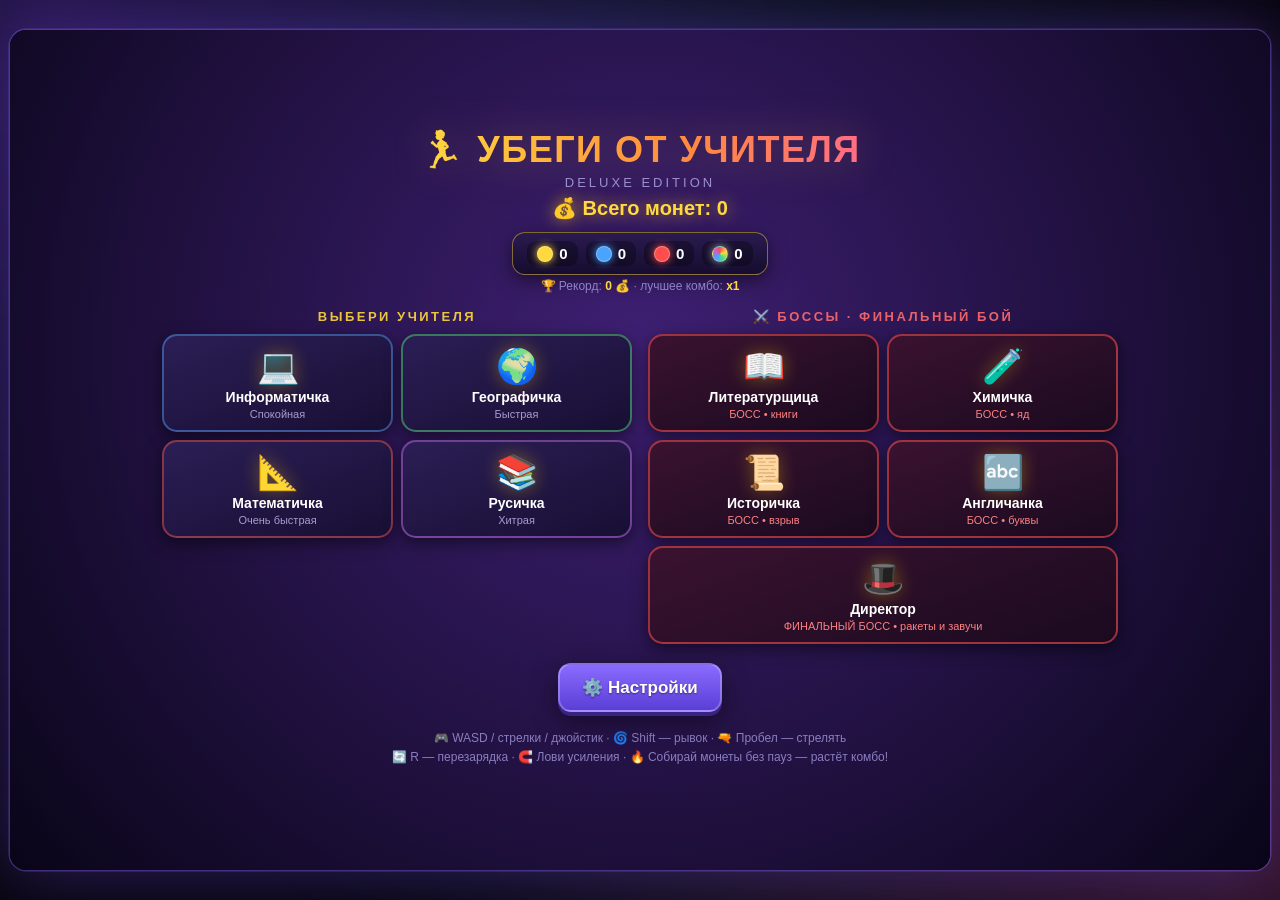
<file: game/classic/index.html>
<!DOCTYPE html>
<html lang="ru">
<head>
<meta charset="UTF-8">
<meta name="viewport" content="width=device-width, initial-scale=1.0, maximum-scale=1.0, user-scalable=no, viewport-fit=cover">
<meta name="theme-color" content="#0d0b1a">
<meta name="mobile-web-app-capable" content="yes">
<meta name="apple-mobile-web-app-capable" content="yes">
<meta name="apple-mobile-web-app-status-bar-style" content="black-translucent">
<meta name="apple-mobile-web-app-title" content="Убеги от учителя">
<meta name="description" content="Аркада «Убеги от учителя»: убегай от учителей, собирай монеты, качайся в магазине и сражайся с боссами.">
<link rel="manifest" href="manifest.webmanifest">
<link rel="apple-touch-icon" href="icons/apple-touch-icon-180.png">
<link rel="icon" type="image/png" href="icons/icon-192.png">
<title>Убеги от учителя — DELUXE</title>
<style>
  :root{
    --gold:#ffd93d; --green:#4ade80; --blue:#4aa3ff; --red:#ff5050;
    --purple:#8b5cff; --pink:#ff6bd6; --orange:#ff8a3d;
    --glass:linear-gradient(180deg, rgba(38,27,72,.82), rgba(14,10,34,.93));
    --line:1.5px solid rgba(150,110,255,.45);
    --shadow:0 6px 22px rgba(0,0,0,.55), inset 0 1px 0 rgba(255,255,255,.09);
  }
  *{margin:0;padding:0;box-sizing:border-box;-webkit-tap-highlight-color:transparent}
  html{
    height:100%;-webkit-text-size-adjust:100%;background:#08060f;
  }
  html,body{
    width:100%;background:#08060f;overflow:hidden;
    font-family:'Trebuchet MS','Segoe UI',sans-serif;color:#fff;
    touch-action:manipulation;user-select:none;-webkit-user-select:none;
    -webkit-touch-callout:none;
    overscroll-behavior:none;overscroll-behavior-y:none;
  }
  body{
    position:fixed;inset:0;height:100%;height:100dvh;
  }
  body::before{
    content:'';position:fixed;inset:-25%;pointer-events:none;z-index:0;
    background:
      radial-gradient(circle at 18% 14%, rgba(125,70,255,.26), transparent 42%),
      radial-gradient(circle at 84% 80%, rgba(255,90,170,.18), transparent 44%),
      radial-gradient(circle at 52% 44%, rgba(60,200,255,.13), transparent 52%);
    filter:blur(24px);animation:ambient 16s ease-in-out infinite alternate;
  }
  @keyframes ambient{from{transform:scale(1) translate(0,0)}to{transform:scale(1.14) translate(-2%,1.5%)}}

  #wrap{position:relative;z-index:1;width:100%;height:100%;display:flex;justify-content:center;align-items:center}
  #game{
    position:relative;background:#14102a;overflow:hidden;border-radius:16px;
    box-shadow:0 0 70px rgba(120,80,255,.35), 0 0 0 1.5px rgba(150,110,255,.35), inset 0 0 100px rgba(0,0,0,.65);
  }
  #game::after{
    content:'';position:absolute;inset:0;pointer-events:none;z-index:6;border-radius:inherit;
    box-shadow:inset 0 0 130px rgba(0,0,0,.8);
  }
  canvas{display:block;width:100%;height:100%;touch-action:none}

  /* ---------- HUD ---------- */
  #hud{
    position:absolute;top:0;left:0;right:0;z-index:10;pointer-events:none;
    display:flex;justify-content:space-between;align-items:flex-start;gap:8px;flex-wrap:wrap;
    padding:8px 10px;font-weight:bold;font-size:clamp(11px,2.2vw,14px);
  }
  .hud-group{display:flex;gap:6px;flex-wrap:wrap}
  .hud-box{
    background:var(--glass);padding:6px 11px;border-radius:11px;border:var(--line);
    box-shadow:var(--shadow);white-space:nowrap;letter-spacing:.3px;
  }
  #coinCount{color:var(--gold)}
  #speedLevel{color:var(--green)}
  #levelNum{color:#60a5fa}
  #ammoCount{color:var(--orange)}
  #playerHPText,#hpCount{color:var(--red)}
  #comboHud{color:var(--pink);display:none}
  #comboHud.on{display:inline}

  /* ---------- кнопки ---------- */
  .btn{
    position:relative;overflow:hidden;
    background:linear-gradient(180deg,#8b6bff,#5a3fd6);color:#fff;
    border:2px solid rgba(255,255,255,.24);border-radius:13px;
    padding:12px 22px;margin:5px;font-family:inherit;font-weight:bold;
    font-size:clamp(14px,2.6vw,17px);cursor:pointer;pointer-events:auto;
    box-shadow:0 4px 0 #382284, 0 8px 24px rgba(0,0,0,.5);
    text-shadow:0 1px 2px rgba(0,0,0,.45);
    transition:transform .12s, box-shadow .12s, filter .12s;
  }
  .btn::after{
    content:'';position:absolute;top:0;left:-60%;width:45%;height:100%;
    background:linear-gradient(105deg,transparent,rgba(255,255,255,.42),transparent);
    transform:skewX(-18deg);animation:sheen 4.5s ease-in-out infinite;
  }
  @keyframes sheen{0%,70%{left:-60%}100%{left:130%}}
  .btn:hover{filter:brightness(1.14)}
  .btn:active{transform:translateY(4px);box-shadow:0 0 0 #382284, 0 2px 10px rgba(0,0,0,.5)}
  .btn:disabled{background:linear-gradient(180deg,#555,#333);box-shadow:0 4px 0 #222;color:#8b8b96;cursor:not-allowed;filter:none;transform:none}
  .btn:disabled::after{display:none}

  /* ---------- экраны ---------- */
  .screen{
    position:absolute;inset:0;z-index:20;padding:14px;text-align:center;
    display:flex;flex-direction:column;justify-content:center;align-items:center;
    justify-content:safe center;
    overflow-y:auto;overscroll-behavior:contain;
    -webkit-overflow-scrolling:touch;touch-action:pan-y;
    background:radial-gradient(circle at 50% 38%, rgba(64,32,118,.96), rgba(9,5,24,.985));
  }
  .screen::-webkit-scrollbar{width:8px}
  .screen::-webkit-scrollbar-thumb{background:rgba(150,110,255,.4);border-radius:8px}
  .screen h2{
    font-size:clamp(18px,4vw,26px);margin-bottom:12px;color:var(--gold);
    text-shadow:0 0 22px rgba(255,200,0,.5), 2px 2px 0 #8a5a00;
  }
  .screen p{color:#cbb8ff;margin:4px 0;font-size:clamp(12px,2.5vw,15px)}
  .title-flow{
    font-size:clamp(21px,4.6vw,36px);font-weight:900;letter-spacing:1.5px;margin-bottom:4px;
    background:linear-gradient(90deg,#ffd93d,#ff8a3d,#ff5ea8,#8b5cff,#4ade80,#ffd93d);
    background-size:300% 100%;-webkit-background-clip:text;background-clip:text;
    -webkit-text-fill-color:transparent;color:transparent;
    animation:titleFlow 7s linear infinite;filter:drop-shadow(0 0 20px rgba(255,190,60,.28));
  }
  @keyframes titleFlow{to{background-position:300% 0}}
  .subtitle{color:#9c8fd0;font-size:clamp(10px,2.2vw,13px);letter-spacing:3px;text-transform:uppercase;margin-bottom:6px}

  /* ---------- карточки ---------- */
  .grid2{display:grid;grid-template-columns:repeat(2,1fr);gap:8px;margin-top:8px;width:100%;max-width:470px}
  .menu-cols{display:flex;gap:16px;width:100%;max-width:980px;justify-content:center;align-items:flex-start;flex-wrap:wrap;margin-top:2px}
  .menu-col{flex:1 1 330px;max-width:470px;display:flex;flex-direction:column;align-items:center}
  .card{
    position:relative;font-family:inherit;color:#fff;cursor:pointer;
    display:flex;flex-direction:column;align-items:center;gap:3px;
    padding:10px 8px;border-radius:15px;pointer-events:auto;
    background:linear-gradient(160deg,#2b1e55,#180f34);
    border:2px solid rgba(140,100,255,.32);box-shadow:0 5px 16px rgba(0,0,0,.5);
    transition:transform .15s, border-color .15s, box-shadow .15s;
  }
  .card::before{
    content:'';position:absolute;inset:0;border-radius:13px;opacity:0;
    background:radial-gradient(circle at 50% 0%, rgba(255,217,61,.22), transparent 70%);
    transition:opacity .18s;pointer-events:none;
  }
  .card:hover{transform:translateY(-4px);border-color:rgba(255,217,61,.85);box-shadow:0 10px 26px rgba(0,0,0,.55), 0 0 22px rgba(255,200,60,.22)}
  .card:hover::before{opacity:1}
  .card:active{transform:scale(.96)}
  .card .emoji{font-size:clamp(24px,6vw,34px);filter:drop-shadow(0 0 9px rgba(255,200,0,.35))}
  .card .name{font-size:clamp(12px,2.5vw,14px);font-weight:bold}
  .card .desc{font-size:clamp(9px,2vw,11px);color:#a89cd0}
  .t-info{border-color:rgba(80,140,220,.55)}
  .t-geo{border-color:rgba(80,200,120,.55)}
  .t-math{border-color:rgba(220,80,80,.55)}
  .t-rus{border-color:rgba(180,100,220,.55)}
  .card.boss-card{border-color:rgba(255,80,80,.55);background:linear-gradient(160deg,#3a1230,#1a0a20)}
  .card.boss-card .desc{color:#ff8080}

  .section-title{
    color:var(--gold);font-size:clamp(11px,2.3vw,13px);text-transform:uppercase;
    letter-spacing:2.5px;margin-top:10px;margin-bottom:2px;opacity:.9;font-weight:bold;
  }

  /* ---------- магазин ---------- */
  .shop-item{
    background:linear-gradient(160deg,#2a1d52,#170e30);border:2px solid rgba(140,100,255,.38);
    border-radius:15px;padding:10px 15px;margin:5px;width:min(380px,92vw);
    display:flex;justify-content:space-between;align-items:center;gap:10px;
    box-shadow:0 6px 20px rgba(0,0,0,.5);transition:border-color .18s, transform .18s;
  }
  .shop-item:hover{border-color:rgba(255,217,61,.6);transform:translateY(-2px)}
  .shop-item .info{text-align:left}
  .shop-item b{font-size:clamp(13px,2.7vw,16px)}
  .shop-item small{color:#a89cd0;font-size:clamp(10px,2.1vw,12px)}
  .shop-item button{padding:10px 14px !important;margin:0 !important;font-size:clamp(11px,2.3vw,14px) !important}

  /* ---------- монеты ---------- */
  .coin-tracker{
    position:absolute;top:56px;left:10px;z-index:12;pointer-events:none;
    display:flex;flex-direction:column;gap:4px;padding:8px 10px;border-radius:11px;
    background:var(--glass);border:var(--line);box-shadow:var(--shadow);
    font-weight:bold;font-size:clamp(11px,2.1vw,14px);
  }
  .coin-row{display:flex;align-items:center;gap:8px;min-width:62px}
  .coin-dot{width:14px;height:14px;border-radius:50%;display:inline-block;border:1px solid rgba(255,255,255,.3);flex-shrink:0}
  .rainbow-dot{background:conic-gradient(#ff4d4d,#ffd93d,#4ade80,#4aa3ff,#b06ddb,#ff4d4d);animation:spinRainbow 3s linear infinite;box-shadow:0 0 9px rgba(255,255,255,.6)}
  @keyframes spinRainbow{to{transform:rotate(360deg)}}
  .coin-bump{animation:coinBump .32s ease-out}
  @keyframes coinBump{0%{transform:scale(1)}50%{transform:scale(1.45);filter:brightness(1.6)}100%{transform:scale(1)}}

  /* ---------- усиления ---------- */
  #powerups{position:absolute;top:158px;left:10px;z-index:12;display:flex;flex-direction:column;gap:6px;pointer-events:none}
  .pw{
    display:none;align-items:center;gap:8px;padding:6px 9px;border-radius:11px;
    background:var(--glass);border:1.5px solid rgba(150,110,255,.5);box-shadow:var(--shadow);
    font-size:clamp(10px,1.9vw,12px);font-weight:bold;transition:opacity .2s;
  }
  .pw.on{display:flex}
  .pw.low{animation:pwLow .6s ease-in-out infinite}
  @keyframes pwLow{50%{opacity:.45}}
  .pw-ico{font-size:15px;filter:drop-shadow(0 0 7px currentColor)}
  .pw-bar{width:44px;height:6px;border-radius:4px;background:rgba(0,0,0,.65);overflow:hidden;border:1px solid rgba(255,255,255,.14)}
  .pw-bar i{display:block;height:100%;width:100%;background:currentColor;border-radius:4px}
  .pw-sec{min-width:24px;text-align:right;font-size:10px;opacity:.85}

  /* ---------- комбо ---------- */
  #comboBadge{
    position:absolute;top:148px;right:10px;z-index:12;pointer-events:none;text-align:center;
    padding:5px 13px 6px;border-radius:12px;
    background:var(--glass);border:1.5px solid rgba(255,217,61,.5);box-shadow:var(--shadow);
    opacity:0;transform:scale(.65) translateY(-6px);transition:opacity .18s, transform .18s;
  }
  #comboBadge.on{opacity:1;transform:scale(1) translateY(0)}
  #comboBadge .cnum{font-size:clamp(18px,3.8vw,27px);font-weight:900;line-height:1.05;color:var(--gold);text-shadow:0 0 18px rgba(255,200,0,.85), 2px 2px 0 #7a5200}
  #comboBadge .clbl{font-size:clamp(8px,1.6vw,10px);letter-spacing:2.5px;color:#ffe9a3;opacity:.92}

  /* ---------- полосы HP ---------- */
  #playerHP{
    position:absolute;top:56px;right:10px;z-index:12;display:none;flex-direction:column;
    align-items:flex-end;gap:4px;padding:8px 10px;border-radius:11px;min-width:142px;
    background:var(--glass);border:1.5px solid rgba(80,200,120,.5);box-shadow:var(--shadow);
    pointer-events:none;font-weight:bold;font-size:clamp(11px,2.1vw,14px);
  }
  #playerHP .hp-label{color:var(--green);font-size:clamp(10px,1.9vw,12px)}
  .hp-bar-bg{width:100%;height:12px;background:rgba(0,0,0,.62);border:1.5px solid rgba(80,200,120,.5);border-radius:7px;overflow:hidden;box-shadow:inset 0 0 7px rgba(0,0,0,.85)}
  .hp-bar-fill{height:100%;width:100%;background:linear-gradient(90deg,#16a34a,#4ade80,#16a34a);background-size:200% 100%;animation:hpShine 2s linear infinite;transition:width .28s ease}
  #playerHP.low .hp-bar-fill{background:linear-gradient(90deg,#dc2626,#ff5050,#dc2626);background-size:200% 100%}
  #playerHP.low .hp-label{color:var(--red)}
  @keyframes hpShine{to{background-position:200% 0}}

  #bossHP{
    position:absolute;top:74px;left:50%;transform:translateX(-50%);width:min(420px,54vw);
    z-index:12;display:none;flex-direction:column;align-items:center;gap:3px;
  }
  #bossHP .boss-name{font-weight:bold;font-size:clamp(12px,2.3vw,15px);color:#ff9090;letter-spacing:1px;text-shadow:0 0 12px rgba(255,0,0,.85), 2px 2px 0 #600}
  #bossHP .hp-bar-bg{width:100%;height:16px;background:rgba(0,0,0,.62);border:2px solid rgba(255,80,80,.6);border-radius:10px;overflow:hidden;box-shadow:0 0 22px rgba(255,0,0,.45), inset 0 0 10px rgba(0,0,0,.85)}
  #bossHP .hp-bar-fill{height:100%;width:100%;background:linear-gradient(90deg,#ff4040,#ff8080,#ff4040);background-size:200% 100%;animation:hpShine 1.6s linear infinite;transition:width .28s ease}

  /* ---------- мобильное управление ---------- */
  #joystick{
    position:absolute;bottom:calc(24px * var(--s,1));left:calc(24px * var(--s,1));
    width:calc(130px * var(--s,1));height:calc(130px * var(--s,1));border-radius:50%;
    z-index:15;display:none;touch-action:none;
    background:radial-gradient(circle, rgba(120,90,255,.2), rgba(60,40,120,.26));
    border:2px solid rgba(160,130,255,.42);
    box-shadow:inset 0 0 30px rgba(100,70,220,.32), 0 0 22px rgba(0,0,0,.5);
  }
  #joystickKnob{
    position:absolute;top:50%;left:50%;
    width:calc(58px * var(--s,1));height:calc(58px * var(--s,1));
    margin:calc(-29px * var(--s,1)) 0 0 calc(-29px * var(--s,1));border-radius:50%;
    background:radial-gradient(circle at 35% 30%,#b8a2ff,#5a3fd6);
    border:2px solid rgba(255,255,255,.38);
    box-shadow:0 4px 14px rgba(0,0,0,.6), inset 0 -4px 10px rgba(0,0,0,.32);
    transition:transform .05s;
  }
  #shopBtn,#shootBtn,#reloadBtn,#dashBtn{position:absolute;z-index:15;display:none;align-items:center;justify-content:center;line-height:1;padding:0 !important;margin:0 !important;border-radius:50% !important}
  #shopBtn{
    right:calc(24px * var(--s,1));bottom:calc(24px * var(--s,1));
    width:calc(62px * var(--s,1));height:calc(62px * var(--s,1));font-size:calc(20px * var(--s,1)) !important;
  }
  #shootBtn{
    right:calc(24px * var(--s,1));bottom:calc(100px * var(--s,1));
    width:calc(72px * var(--s,1));height:calc(72px * var(--s,1));font-size:calc(26px * var(--s,1)) !important;
    background:linear-gradient(180deg,#ff9a4d,#d65a1a);box-shadow:0 4px 0 #8a3a00, 0 6px 22px rgba(0,0,0,.5) !important;
  }
  #shootBtn:active{transform:translateY(4px);box-shadow:0 0 0 #8a3a00 !important}
  #shootBtn.reloading{background:linear-gradient(180deg,#666,#333) !important;box-shadow:0 4px 0 #222 !important}
  #reloadBtn{
    right:calc(106px * var(--s,1));bottom:calc(100px * var(--s,1));
    width:calc(58px * var(--s,1));height:calc(58px * var(--s,1));font-size:calc(22px * var(--s,1)) !important;
    background:linear-gradient(180deg,#4aa3ff,#1e6fdd);box-shadow:0 4px 0 #0a3a80, 0 6px 22px rgba(0,0,0,.5) !important;
  }
  #dashBtn{
    right:calc(24px * var(--s,1));bottom:calc(182px * var(--s,1));
    width:calc(62px * var(--s,1));height:calc(62px * var(--s,1));font-size:calc(24px * var(--s,1)) !important;
    background:linear-gradient(180deg,#b06ddb,#7a2fb0);box-shadow:0 4px 0 #4a1070, 0 6px 22px rgba(0,0,0,.5) !important;
  }
  #dashBtn.cool{filter:grayscale(.7) brightness(.75)}
  #dashBtn .cdtxt{position:absolute;inset:0;display:flex;align-items:center;justify-content:center;font-size:calc(13px * var(--s,1));font-weight:900;color:#fff;text-shadow:0 1px 3px #000}

  /* ---------- быстрая покупка ---------- */
  .quick-speed-btn{
    position:absolute;bottom:calc(24px * var(--s,1));right:calc(100px * var(--s,1));z-index:15;
    display:none;align-items:center;gap:4px;
    background:linear-gradient(180deg,#ffd93d,#f0a800);color:#1a1035;
    border:2px solid rgba(255,255,255,.4);border-radius:calc(14px * var(--s,1));
    padding:calc(10px * var(--s,1)) calc(16px * var(--s,1));
    font-family:inherit;font-weight:bold;font-size:clamp(10px,calc(15px * var(--s,1)),15px);cursor:pointer;
    box-shadow:0 4px 0 #8a5a00, 0 8px 22px rgba(0,0,0,.5);white-space:nowrap;
    transition:transform .12s, box-shadow .12s, filter .12s;
  }
  .quick-speed-btn:hover{filter:brightness(1.1)}
  .quick-speed-btn:active{transform:translateY(4px);box-shadow:0 0 0 #8a5a00 !important}
  .quick-speed-btn:disabled{background:linear-gradient(180deg,#555,#333);color:#8b8b96;box-shadow:0 4px 0 #222;cursor:not-allowed;filter:none;transform:none}
  .quick-speed-btn.can-buy{animation:pulseGold 1.4s ease-in-out infinite}
  @keyframes pulseGold{50%{box-shadow:0 4px 0 #8a5a00, 0 0 22px rgba(255,217,61,.85)}}

  /* ---------- лобби ---------- */
  .lobby-total{font-size:clamp(14px,2.9vw,20px);color:var(--gold);font-weight:bold;text-shadow:0 0 16px rgba(255,200,0,.6);margin-bottom:6px}
  .lobby-coins{
    display:flex;flex-wrap:wrap;justify-content:center;gap:8px;margin:6px 0 2px;padding:8px 14px;
    background:linear-gradient(180deg, rgba(38,27,72,.7), rgba(14,10,34,.82));
    border:1.5px solid rgba(255,217,61,.45);border-radius:13px;box-shadow:0 5px 18px rgba(0,0,0,.5);
  }
  .lobby-coin-item{display:flex;align-items:center;gap:6px;font-weight:bold;font-size:clamp(12px,2.3vw,15px);padding:4px 10px;background:rgba(0,0,0,.3);border-radius:9px}
  .lobby-coin-item .coin-dot{width:16px;height:16px}
  .record-line{color:#8f83c4;font-size:clamp(10px,2.1vw,12px);margin:2px 0 4px}
  .record-line b{color:var(--gold)}

  /* ---------- превью карт ---------- */
  .map-preview{
    width:100%;height:74px;border-radius:10px;position:relative;overflow:hidden;
    border:1.5px solid rgba(255,255,255,.14);margin-bottom:6px;background:#000;pointer-events:none;
  }
  .map-preview canvas{display:block;width:100%;height:100%;pointer-events:none}
  .map-grid{display:grid;grid-template-columns:repeat(3,1fr);gap:8px;margin-top:6px;width:100%;max-width:580px}
  .map-grid .card{padding:8px 6px}
  .map-grid .card .emoji{font-size:clamp(17px,3.6vw,21px)}
  .map-grid .card .name{font-size:clamp(10px,2vw,12px)}
  .map-grid .card .desc{font-size:clamp(8px,1.7vw,10px)}
  .back-bar{display:flex;gap:8px;margin-top:14px;flex-wrap:wrap;justify-content:center}

  /* ---------- босс-интро / вспышки ---------- */
  #bossIntro{
    position:absolute;inset:0;z-index:25;display:none;flex-direction:column;
    align-items:center;justify-content:center;pointer-events:none;
    background:radial-gradient(circle at 50% 50%, rgba(150,0,20,.42), rgba(0,0,0,0) 62%);
  }
  #bossIntro.show{display:flex;animation:biIn .45s ease-out}
  @keyframes biIn{from{opacity:0;transform:scale(1.12)}to{opacity:1;transform:scale(1)}}
  #bossIntro .bi-name{
    font-size:clamp(24px,6.5vw,50px);font-weight:900;letter-spacing:5px;color:#ff5a5a;
    text-shadow:0 0 30px rgba(255,40,40,.95), 0 0 70px rgba(255,0,0,.6);
    animation:bossPulse .9s ease-in-out infinite alternate;
  }
  #bossIntro .bi-sub{color:#ffb3b3;letter-spacing:7px;font-size:clamp(10px,2.3vw,14px);margin-top:8px;text-transform:uppercase}
  @keyframes bossPulse{to{transform:scale(1.06);text-shadow:0 0 44px rgba(255,60,60,1), 0 0 90px rgba(255,0,0,.75)}}

  #flash{position:absolute;inset:0;z-index:14;pointer-events:none;opacity:0;transition:opacity .2s;background:radial-gradient(circle at 50% 50%, rgba(255,0,0,0) 35%, rgba(255,20,20,.55) 100%)}
  #flash.on{opacity:1}

  #confetti{position:fixed;inset:0;z-index:60;pointer-events:none;display:none}
  #confetti.on{display:block}

  .hidden{display:none !important}
  .show-flex{display:flex !important}

  /* ---------- настройки ---------- */
  .setting-row{
    display:flex;justify-content:space-between;align-items:center;gap:14px;
    width:min(380px,92vw);margin:7px;padding:12px 16px;border-radius:14px;
    background:linear-gradient(160deg,#2a1d52,#170e30);border:2px solid rgba(140,100,255,.38);
    box-shadow:0 5px 18px rgba(0,0,0,.5);font-weight:bold;font-size:clamp(12px,2.4vw,15px);
  }
  .switch{position:relative;width:52px;height:28px;border-radius:14px;background:#3a2a60;border:2px solid rgba(255,255,255,.18);cursor:pointer;transition:background .2s;flex-shrink:0}
  .switch::after{content:'';position:absolute;top:2px;left:2px;width:20px;height:20px;border-radius:50%;background:#8b83aa;transition:transform .2s, background .2s}
  .switch.on{background:linear-gradient(180deg,#4ade80,#16a34a)}
  .switch.on::after{transform:translateX(24px);background:#fff}

  /* на телефоне экраны меню занимают весь экран, а не маленькое игровое поле */
  @media (max-width:800px), (max-height:520px){
    .screen{position:fixed;inset:0;z-index:40;border-radius:0;padding:16px 14px}
  }
  @media (max-width:800px){
    .coin-tracker{top:52px;padding:6px 8px;gap:3px;font-size:11px}
    .coin-dot{width:12px;height:12px}
    #powerups{top:212px;gap:4px}
    #comboBadge{top:206px}
    #playerHP{top:52px;padding:6px 8px;font-size:11px;min-width:124px}
    #bossHP{top:152px;width:88vw}
  }
  /* компактный режим для маленького игрового поля (телефон в портрете, низкое окно) */
  #game.compact .coin-tracker{display:none !important}
  #game.compact #playerHP{display:none !important}
  #game.compact #comboBadge{display:none !important}
  #game.compact #hud{font-size:10px;padding:5px 7px;gap:4px}
  #game.compact .hud-box{padding:4px 7px;border-radius:8px}
  #game.compact #powerups{
    top:62px;left:8px;right:8px;gap:4px;
    flex-direction:row;flex-wrap:wrap;align-items:flex-start;
  }
  #game.compact .pw{padding:3px 6px;font-size:10px;gap:5px}
  #game.compact .pw-bar{width:26px}
  #game.compact .pw-sec{min-width:18px;font-size:9px}
  #game.compact #bossHP{top:108px;width:84vw}
</style>
</head>
<body>
<div id="wrap">
  <div id="game">
    <canvas id="canvas"></canvas>
    <div id="flash"></div>

    <div id="hud" class="hidden">
      <div class="hud-group">
        <div class="hud-box">💰 <span id="coinCount">0</span></div>
        <div class="hud-box">⚡ <span id="speedLevel">1.0</span>x</div>
        <div class="hud-box">🏁 <span id="levelNum">1</span></div>
      </div>
      <div class="hud-group">
        <div class="hud-box" id="ammoBox">🔫 <span id="ammoCount">5/5</span> <span class="mag-count" id="magCount">×10</span></div>
        <div class="hud-box">❤️ <span id="hpCount">100</span></div>
        <div class="hud-box" id="comboHud">🔥 <span id="comboVal">x1</span></div>
      </div>
    </div>

    <div id="playerHP">
      <div class="hp-label">❤️ Здоровье: <span id="playerHPText">100/100</span></div>
      <div class="hp-bar-bg"><div class="hp-bar-fill" id="playerHPFill"></div></div>
    </div>

    <div id="bossHP">
      <div class="boss-name" id="bossName">БОСС</div>
      <div class="hp-bar-bg"><div class="hp-bar-fill" id="bossHPFill"></div></div>
    </div>

    <div id="coinTracker" class="coin-tracker hidden">
      <div class="coin-row">
        <span class="coin-dot" style="background:#ffd93d;box-shadow:0 0 9px #ffd93d"></span>
        <span id="coinYellow">0</span>
      </div>
      <div class="coin-row">
        <span class="coin-dot" style="background:#4aa3ff;box-shadow:0 0 9px #4aa3ff"></span>
        <span id="coinBlue">0</span>
      </div>
      <div class="coin-row">
        <span class="coin-dot" style="background:#ff4d4d;box-shadow:0 0 9px #ff4d4d"></span>
        <span id="coinRed">0</span>
      </div>
      <div class="coin-row">
        <span class="coin-dot rainbow-dot"></span>
        <span id="coinRainbow">0</span>
      </div>
    </div>

    <div id="powerups">
      <div class="pw" id="pw-rapid"  style="color:#ffd93d"><span class="pw-ico">⚡</span><span class="pw-bar"><i></i></span><span class="pw-sec"></span></div>
      <div class="pw" id="pw-shield" style="color:#4aa3ff"><span class="pw-ico">🛡</span><span class="pw-bar"><i></i></span><span class="pw-sec"></span></div>
      <div class="pw" id="pw-magnet" style="color:#ff6bd6"><span class="pw-ico">🧲</span><span class="pw-bar"><i></i></span><span class="pw-sec"></span></div>
      <div class="pw" id="pw-x2"     style="color:#4ade80"><span class="pw-ico">✨</span><span class="pw-bar"><i></i></span><span class="pw-sec"></span></div>
    </div>

    <div id="comboBadge">
      <div class="cnum" id="comboNum">x1.5</div>
      <div class="clbl">КОМБО</div>
    </div>

    <div id="bossIntro">
      <div class="bi-name" id="biName">БОСС</div>
      <div class="bi-sub">финальный бой</div>
    </div>

    <button id="quickSpeedBtn" class="quick-speed-btn" onclick="quickBuySpeed()">
      ⚡ +0.5x <span id="quickSpeedCost">5</span>💰
    </button>

    <button id="shopBtn" class="btn" onclick="openShop()">🛒</button>
    <button id="shootBtn" class="btn">🔫</button>
    <button id="reloadBtn" class="btn">🔄</button>
    <button id="dashBtn" class="btn">🌀<span class="cdtxt" id="dashCdText"></span></button>
    <div id="joystick"><div id="joystickKnob"></div></div>

    <!-- ================= МЕНЮ ================= -->
    <div id="menu" class="screen">
      <div class="title-flow">🏃 УБЕГИ ОТ УЧИТЕЛЯ</div>
      <div class="subtitle">deluxe edition</div>

      <div class="lobby-total">💰 Всего монет: <span id="lobbyCoins">0</span></div>
      <div class="lobby-coins">
        <div class="lobby-coin-item">
          <span class="coin-dot" style="background:#ffd93d;box-shadow:0 0 9px #ffd93d"></span><span id="lobbyYellow">0</span>
        </div>
        <div class="lobby-coin-item">
          <span class="coin-dot" style="background:#4aa3ff;box-shadow:0 0 9px #4aa3ff"></span><span id="lobbyBlue">0</span>
        </div>
        <div class="lobby-coin-item">
          <span class="coin-dot" style="background:#ff4d4d;box-shadow:0 0 9px #ff4d4d"></span><span id="lobbyRed">0</span>
        </div>
        <div class="lobby-coin-item">
          <span class="coin-dot rainbow-dot"></span><span id="lobbyRainbow">0</span>
        </div>
      </div>
      <div class="record-line">🏆 Рекорд: <b id="recordCoins">0</b> 💰 · лучшее комбо: <b id="recordCombo">x1</b></div>

      <div class="menu-cols">
        <div class="menu-col">
          <div class="section-title">Выбери учителя</div>
          <div class="grid2">
            <div class="card t-info" onclick="chooseTeacher('info')">
              <div class="emoji">💻</div><div class="name">Информатичка</div>
              <div class="desc">Спокойная</div>
            </div>
            <div class="card t-geo" onclick="chooseTeacher('geo')">
              <div class="emoji">🌍</div><div class="name">Географичка</div>
              <div class="desc">Быстрая</div>
            </div>
            <div class="card t-math" onclick="chooseTeacher('math')">
              <div class="emoji">📐</div><div class="name">Математичка</div>
              <div class="desc">Очень быстрая</div>
            </div>
            <div class="card t-rus" onclick="chooseTeacher('rus')">
              <div class="emoji">📚</div><div class="name">Русичка</div>
              <div class="desc">Хитрая</div>
            </div>
          </div>
        </div>
        <div class="menu-col">
          <div class="section-title" style="color:#ff6b6b">⚔️ Боссы · финальный бой</div>
          <div class="grid2">
            <div class="card boss-card" onclick="chooseTeacher('lit')">
              <div class="emoji">📖</div><div class="name">Литературщица</div>
              <div class="desc">БОСС • книги</div>
            </div>
            <div class="card boss-card" onclick="chooseTeacher('chem')">
              <div class="emoji">🧪</div><div class="name">Химичка</div>
              <div class="desc">БОСС • яд</div>
            </div>
            <div class="card boss-card" onclick="chooseTeacher('hist')">
              <div class="emoji">📜</div><div class="name">Историчка</div>
              <div class="desc">БОСС • взрыв</div>
            </div>
            <div class="card boss-card" onclick="chooseTeacher('eng')">
              <div class="emoji">🔤</div><div class="name">Англичанка</div>
              <div class="desc">БОСС • буквы</div>
            </div>
            <div class="card boss-card" style="grid-column:span 2" onclick="chooseTeacher('director')">
              <div class="emoji">🎩</div><div class="name">Директор</div>
              <div class="desc">ФИНАЛЬНЫЙ БОСС • ракеты и завучи</div>
            </div>
          </div>
        </div>
      </div>

      <div class="back-bar">
        <button class="btn" onclick="openSettings()">⚙️ Настройки</button>
      </div>
      <p style="margin-top:12px;color:#8a7ec0;font-size:clamp(10px,2.1vw,12px);line-height:1.55">
        🎮 WASD / стрелки / джойстик · 🌀 Shift — рывок · 🔫 Пробел — стрелять<br>
        🔄 R — перезарядка · 🧲 Лови усиления · 🔥 Собирай монеты без пауз — растёт комбо!
      </p>
    </div>

    <!-- ================= КАРТЫ ================= -->
    <div id="mapsScreen" class="screen hidden">
      <div class="title-flow">🗺 Выбор карты</div>
      <div class="section-title" id="mapTeacherLabel">Учитель: —</div>
      <div class="map-grid" id="mapGrid"></div>
      <div class="back-bar">
        <button class="btn" onclick="backToMenu()">◀ Учитель</button>
      </div>
    </div>

    <!-- ================= МАГАЗИН ================= -->
    <div id="shop" class="screen hidden">
      <h2>🛒 МАГАЗИН</h2>
      <p style="color:#ffd93d;margin-bottom:10px">Монет: <b id="shopCoins">0</b> · накоплено за забег: <b id="shopRunCoins">0</b></p>

      <div class="shop-item">
        <div class="info"><b>⚡ Скорость +0.5x</b><br><small>Сейчас: <span id="shopSpeedLevel">1.0</span>x</small></div>
        <button class="btn" id="buySpeedBtn" onclick="buySpeed()">💰 <span id="speedCost">5</span></button>
      </div>
      <div class="shop-item">
        <div class="info"><b>🔫 Урон оружия +1</b><br><small>Сейчас: <span id="shopDamageLevel">1</span> урон</small></div>
        <button class="btn" id="buyDamageBtn" onclick="buyDamage()">💰 <span id="damageCost">10</span></button>
      </div>
      <div class="shop-item">
        <div class="info"><b>❤️ Макс. HP +20</b><br><small>Сейчас: <span id="shopMaxHP">100</span> HP</small></div>
        <button class="btn" id="buyHPBtn" onclick="buyMaxHP()">💰 <span id="hpCost">15</span></button>
      </div>
      <div class="shop-item">
        <div class="info"><b>💥 Скорость выстрела</b><br><small>Сейчас: <span id="shopFireRate">350</span> мс</small></div>
        <button class="btn" id="buyFireRateBtn" onclick="buyFireRate()">💰 <span id="fireRateCost">20</span></button>
      </div>
      <div class="shop-item" style="border-color:rgba(255,138,61,.5)">
        <div class="info"><b>🔫 Урон патронов +1</b><br><small>Сейчас: <span id="shopAmmoDmgLevel">1</span> урон/патрон</small></div>
        <button class="btn" id="buyAmmoDmgBtn" onclick="buyAmmoDamage()" style="background:linear-gradient(180deg,#ff9a4d,#d65a1a);box-shadow:0 4px 0 #8a3a00">💰 <span id="ammoDmgCost">25</span></button>
      </div>
      <div class="shop-item" style="border-color:rgba(74,163,255,.5)">
        <div class="info"><b>🔄 Размер магазина +5</b><br><small>Сейчас: <span id="shopMagSize">5</span> патронов</small></div>
        <button class="btn" id="buyMagSizeBtn" onclick="buyMagSize()" style="background:linear-gradient(180deg,#4aa3ff,#1e6fdd);box-shadow:0 4px 0 #0a3a80">💰 <span id="magSizeCost">30</span></button>
      </div>
      <div class="shop-item" style="border-color:rgba(74,222,128,.5)">
        <div class="info"><b>📦 +5 магазинов</b><br><small>Сейчас: <span id="shopMagCount">10</span> магазинов</small></div>
        <button class="btn" id="buyMagCountBtn" onclick="buyMagCount()" style="background:linear-gradient(180deg,#4ade80,#16a34a);box-shadow:0 4px 0 #0a4a1a">💰 <span id="magCountCost">20</span></button>
      </div>
      <div class="shop-item" style="border-color:rgba(176,109,219,.55)">
        <div class="info"><b>🌀 Быстрый рывок</b><br><small>Перезарядка: <span id="shopDashCd">1.6</span> с</small></div>
        <button class="btn" id="buyDashBtn" onclick="buyDash()" style="background:linear-gradient(180deg,#b06ddb,#7a2fb0);box-shadow:0 4px 0 #4a1070">💰 <span id="dashCost">18</span></button>
      </div>

      <button class="btn" onclick="closeShop()" style="margin-top:18px">▶ Продолжить</button>
    </div>

    <!-- ================= НАСТРОЙКИ ================= -->
    <div id="settings" class="screen hidden">
      <h2>⚙️ НАСТРОЙКИ</h2>
      <div class="setting-row"><span>🔊 Звук</span><div class="switch on" id="swSound" onclick="toggleSet('sound')"></div></div>
      <div class="setting-row"><span>📳 Тряска экрана</span><div class="switch on" id="swShake" onclick="toggleSet('shake')"></div></div>
      <div class="setting-row"><span>✨ Эффекты</span><div class="switch on" id="swFx" onclick="toggleSet('fx')"></div></div>
      <p style="color:#8f83c4;font-size:12px;margin-top:10px">Прогресс сохраняется автоматически в этом браузере.</p>
      <div class="back-bar">
        <button class="btn" onclick="closeSettings()">◀ Назад</button>
        <button class="btn" onclick="resetProgress()" style="background:linear-gradient(180deg,#e05555,#a02020);box-shadow:0 4px 0 #5a0a0a">🗑 Сбросить прогресс</button>
      </div>
    </div>

    <!-- ================= ПРОИГРЫШ ================= -->
    <div id="gameover" class="screen hidden">
      <div class="title-flow" style="background-image:linear-gradient(90deg,#ff5e5e,#ff8a3d,#ff5e5e)">😱 ПОЙМАЛИ!</div>
      <p id="catchText" style="font-size:clamp(14px,3vw,18px);margin-bottom:8px"></p>
      <p style="font-size:clamp(13px,2.8vw,17px);margin-bottom:4px">💰 Собрано за забег: <b style="color:#ffd93d" id="finalCoins">0</b></p>
      <p style="font-size:clamp(13px,2.8vw,17px);margin-bottom:18px">🔥 Лучшее комбо: <b style="color:#ff6bd6" id="finalCombo">x1</b></p>
      <div class="back-bar">
        <button class="btn" onclick="restart()">🔄 Ещё раз</button>
        <button class="btn" onclick="backToMaps()">🗺 Карты</button>
        <button class="btn" onclick="backToMenu()">🏠 Меню</button>
      </div>
    </div>

    <!-- ================= ПОБЕДА ================= -->
    <div id="win" class="screen hidden">
      <div class="title-flow" id="winTitle">🎉 УБЕЖАЛ!</div>
      <p id="winText" style="font-size:clamp(14px,3vw,18px);margin-bottom:8px">Учитель потерял тебя из виду</p>
      <p style="font-size:clamp(13px,2.8vw,17px);margin-bottom:4px">💰 Собрано за забег: <b style="color:#ffd93d" id="winCoins">0</b></p>
      <p style="font-size:clamp(13px,2.8vw,17px);margin-bottom:18px">🔥 Лучшее комбо: <b style="color:#ff6bd6" id="winCombo">x1</b></p>
      <div class="back-bar">
        <button class="btn" onclick="nextLevel()">➡️ Дальше</button>
        <button class="btn" onclick="backToMaps()">🗺 Карты</button>
        <button class="btn" onclick="backToMenu()">🏠 Меню</button>
      </div>
    </div>
  </div>
</div>
<canvas id="confetti"></canvas>
<script>
/* ======================== БАЗА ======================== */
const canvas = document.getElementById('canvas');
const ctx = canvas.getContext('2d');
const game = document.getElementById('game');
const VW = 900, VH = 600;

function resizeCanvas() {
  const maxW = window.innerWidth - 20;
  const maxH = window.innerHeight - 20;
  const ratio = VW / VH;
  let w = maxW, h = w / ratio;
  if (h > maxH) { h = maxH; w = h * ratio; }
  game.style.width = w + 'px';
  game.style.height = h + 'px';

  // масштаб интерфейса под размер поля: на телефоне всё аккуратнее
  const uiScale = Math.max(0.52, Math.min(1, h / 600));
  game.style.setProperty('--s', uiScale.toFixed(3));
  game.classList.toggle('compact', h < 430);
  joyMaxDist = 42 * uiScale;

  const dpr = Math.min(window.devicePixelRatio || 1, 2);
  canvas.width = VW * dpr;
  canvas.height = VH * dpr;
  canvas.style.width = '100%';
  canvas.style.height = '100%';
  ctx.setTransform(dpr, 0, 0, dpr, 0, 0);
}
window.addEventListener('resize', resizeCanvas);

const isMobile = () => ('ontouchstart' in window) || window.innerWidth < 800;

/* ======================== СОХРАНЕНИЕ ======================== */
const SAVE_KEY = 'escape_teacher_deluxe_v1';

function loadSave() {
  try {
    const raw = localStorage.getItem(SAVE_KEY);
    return raw ? JSON.parse(raw) : null;
  } catch (e) { return null; }
}
function writeSave(data) {
  try { localStorage.setItem(SAVE_KEY, JSON.stringify(data)); } catch (e) {}
}

/* ======================== СОСТОЯНИЕ ======================== */
let state = 'menu';
let coins = 0;
let runCoins = 0;
let runCombo = 1;
let coinCounts = { yellow: 0, blue: 0, red: 0, rainbow: 0 };
let speedLevel = 1.0, speedCost = 5;
let damageLevel = 1, damageCost = 10;
let maxHPCost = 15, fireRateCost = 20;
let ammoDamageLevel = 1, ammoDamageCost = 25;
let magSize = 5, magSizeCost = 30;
let baseMagCount = 10, magCountCost = 20;
let dashLevel = 0, dashCost = 18;
let currentLevel = 1;
let currentTeacher = 'info';
let currentMap = 'class';
let lastTime = 0, tt = 0, levelStartTime = 0;
let shakeAmount = 0, flashTimer = 0, slowmo = 0;
let settings = { sound: true, shake: true, fx: true };
let recordCoins = 0, recordCombo = 1;

const player = {
  x: 100, y: 300, r: 15, vx: 0, vy: 0, angle: 0, trail: [], invuln: 0,
  lastShot: 0, shootCooldown: 350,
  hp: 100, maxHp: 100,
  ammoInMag: 5, magCount: 10,
  reloading: false, reloadStart: 0, reloadTime: 1200,
  dashT: 0, dashCd: 0
};
const teacher = { x: 800, y: 300, r: 18, angle: 0, step: 0, speed: 0, avoid: 0 };
let teacherDir = { x: -1, y: 0 };
let changeDirTimer = 0;
let moveDir = { x: 1, y: 0 };
let dashDir = { x: 1, y: 0 };

const keys = {};
const input = { x: 0, y: 0 };
let shooting = false;

let coinList = [], particles = [], floatTexts = [], bullets = [], projectiles = [],
    damagePopups = [], powerupList = [], minions = [], trailGhosts = [];

let boss = { active: false, type: null, hp: 0, maxHp: 0, lastAttack: 0, hitFlash: 0 };
let combo = { n: 0, timer: 0, mult: 1 };
let activePw = { rapid: 0, shield: 0, magnet: 0, x2: 0 };
let pwSpawnTimer = 0;

/* ======================== ДАННЫЕ ======================== */
const teachers = {
  info: { name: 'Информатичка', emoji: '💻', baseSpeed: 1.7, color: '#5b8dee' },
  geo:  { name: 'Географичка',  emoji: '🌍', baseSpeed: 2.3, color: '#4caf7d' },
  math: { name: 'Математичка',  emoji: '📐', baseSpeed: 2.9, color: '#e05555' },
  rus:  { name: 'Русичка',      emoji: '📚', baseSpeed: 2.0, color: '#b06ddb' }
};

const bossTeachers = {
  lit:      { name: 'Литературщица', emoji: '📖', baseSpeed: 1.5, color: '#b8860b', hp: 40,  attackRate: 1800 },
  chem:     { name: 'Химичка',       emoji: '🧪', baseSpeed: 1.6, color: '#7e2f8e', hp: 60,  attackRate: 1600 },
  hist:     { name: 'Историчка',     emoji: '📜', baseSpeed: 1.7, color: '#8b4513', hp: 80,  attackRate: 1400 },
  eng:      { name: 'Англичанка',    emoji: '🔤', baseSpeed: 1.9, color: '#1e3a8a', hp: 120, attackRate: 1200 },
  director: { name: 'Директор',      emoji: '🎩', baseSpeed: 1.8, color: '#a41f2e', hp: 160, attackRate: 1250 }
};

const maps = {
  class: {
    name: 'Класс', emoji: '🏫', desc: 'Парты',
    bgTop: '#2c4a2c', bgBot: '#16261a', gridColor: 'rgba(255,255,255,0.02)',
    spawnPlayer: { x: 90, y: 300 }, spawnTeacher: { x: VW - 260, y: 300 },
    obstacles: [
      { x: 250, y: 120, w: 100, h: 40, type: 'desk' },
      { x: 450, y: 120, w: 100, h: 40, type: 'desk' },
      { x: 650, y: 120, w: 100, h: 40, type: 'desk' },
      { x: 250, y: 440, w: 100, h: 40, type: 'desk' },
      { x: 450, y: 440, w: 100, h: 40, type: 'desk' },
      { x: 650, y: 440, w: 100, h: 40, type: 'desk' }
    ],
    decor: 'board'
  },
  yard: {
    name: 'Школьный двор', emoji: '🌳', desc: 'Открыто',
    bgTop: '#3a6a3a', bgBot: '#1a2e1a', gridColor: 'rgba(255,255,255,0.02)',
    spawnPlayer: { x: 90, y: 300 }, spawnTeacher: { x: VW - 260, y: 300 },
    obstacles: [
      { x: 200, y: 140, r: 26, type: 'tree' },
      { x: 400, y: 100, r: 26, type: 'tree' },
      { x: 700, y: 130, r: 26, type: 'tree' },
      { x: 180, y: 470, r: 26, type: 'tree' },
      { x: 500, y: 500, r: 26, type: 'tree' },
      { x: 750, y: 470, r: 26, type: 'tree' },
      { x: 450, y: 300, r: 30, type: 'fountain' }
    ],
    decor: 'sky'
  },
  cafe: {
    name: 'Столовая', emoji: '☕', desc: 'Столы',
    bgTop: '#5a3a1e', bgBot: '#2a1810', gridColor: 'rgba(255,200,120,0.03)',
    spawnPlayer: { x: 80, y: 300 }, spawnTeacher: { x: VW - 260, y: 300 },
    obstacles: [
      { x: 220, y: 150, r: 34, type: 'table' },
      { x: 450, y: 100, r: 34, type: 'table' },
      { x: 700, y: 160, r: 34, type: 'table' },
      { x: 220, y: 450, r: 34, type: 'table' },
      { x: 500, y: 480, r: 34, type: 'table' },
      { x: 720, y: 440, r: 34, type: 'table' }
    ],
    decor: 'menu'
  },
  gym: {
    name: 'Спортзал', emoji: '🏋️', desc: 'Кольца',
    bgTop: '#6a2a4a', bgBot: '#2a1020', gridColor: 'rgba(255,180,220,0.03)',
    spawnPlayer: { x: 80, y: 300 }, spawnTeacher: { x: VW - 260, y: 300 },
    obstacles: [
      { x: 300, y: 180, w: 60, h: 30, type: 'bench' },
      { x: 600, y: 180, w: 60, h: 30, type: 'bench' },
      { x: 300, y: 420, w: 60, h: 30, type: 'bench' },
      { x: 600, y: 420, w: 60, h: 30, type: 'bench' },
      { x: 450, y: 300, r: 40, type: 'ring' }
    ],
    decor: 'lines'
  },
  lab: {
    name: 'Лаборатория', emoji: '🧪', desc: 'Колбы',
    bgTop: '#3a2a5a', bgBot: '#181028', gridColor: 'rgba(200,180,255,0.03)',
    spawnPlayer: { x: 90, y: 300 }, spawnTeacher: { x: VW - 260, y: 300 },
    obstacles: [
      { x: 200, y: 150, w: 100, h: 34, type: 'lab-table' },
      { x: 450, y: 130, w: 100, h: 34, type: 'lab-table' },
      { x: 700, y: 170, w: 100, h: 34, type: 'lab-table' },
      { x: 250, y: 440, w: 100, h: 34, type: 'lab-table' },
      { x: 550, y: 460, w: 100, h: 34, type: 'lab-table' },
      { x: 450, y: 300, r: 22, type: 'flask' }
    ],
    decor: 'bubbles'
  },
  roof: {
    name: 'Крыша', emoji: '🌙', desc: 'Ночь',
    bgTop: '#1a1a3a', bgBot: '#0a0a1a', gridColor: 'rgba(200,220,255,0.025)',
    spawnPlayer: { x: 80, y: 300 }, spawnTeacher: { x: VW - 260, y: 300 },
    obstacles: [
      { x: 250, y: 150, w: 70, h: 40, type: 'vent' },
      { x: 550, y: 130, w: 70, h: 40, type: 'vent' },
      { x: 200, y: 440, w: 70, h: 40, type: 'vent' },
      { x: 650, y: 450, w: 70, h: 40, type: 'vent' },
      { x: 420, y: 300, r: 28, type: 'antenna' }
    ],
    decor: 'stars'
  },
  library: {
    name: 'Библиотека', emoji: '📚', desc: 'Стеллажи',
    bgTop: '#4a3520', bgBot: '#1b1410', gridColor: 'rgba(255,215,160,0.03)',
    spawnPlayer: { x: 80, y: 300 }, spawnTeacher: { x: VW - 250, y: 300 },
    obstacles: [
      { x: 175, y: 90, w: 34, h: 150, type: 'shelf' },
      { x: 175, y: 360, w: 34, h: 150, type: 'shelf' },
      { x: 430, y: 90, w: 34, h: 150, type: 'shelf' },
      { x: 430, y: 360, w: 34, h: 150, type: 'shelf' },
      { x: 685, y: 90, w: 34, h: 150, type: 'shelf' },
      { x: 685, y: 360, w: 34, h: 150, type: 'shelf' },
      { x: 305, y: 300, r: 24, type: 'globe' }
    ],
    decor: 'lamps'
  }
};

const coinTypes = [
  { name: 'yellow',  color: '#ffd93d', glow: '#ffb800', value: 1,  r: 9,  rarity: 60 },
  { name: 'blue',    color: '#4aa3ff', glow: '#1e6fdd', value: 2,  r: 10, rarity: 25 },
  { name: 'red',     color: '#ff4d4d', glow: '#cc0000', value: 5,  r: 11, rarity: 12 },
  { name: 'rainbow', color: '#ffffff', glow: '#ff00ff', value: 10, r: 13, rarity: 3 }
];

const pwTypes = [
  { kind: 'rapid',  emoji: '⚡', name: 'Скорострел',  color: '#ffd93d', dur: 540, weight: 30 },
  { kind: 'shield', emoji: '🛡', name: 'Щит',         color: '#4aa3ff', dur: 900, weight: 26 },
  { kind: 'magnet', emoji: '🧲', name: 'Магнит',      color: '#ff6bd6', dur: 540, weight: 26 },
  { kind: 'x2',     emoji: '✨', name: 'Двойные',     color: '#4ade80', dur: 600, weight: 18 }
];

/* ======================== ЗВУК ======================== */
const Sfx = (() => {
  let ac = null;
  function ensure() {
    if (!ac) { try { ac = new (window.AudioContext || window.webkitAudioContext)(); } catch (e) { ac = null; } }
    if (ac && ac.state === 'suspended') { try { ac.resume(); } catch (e) {} }
    return ac;
  }
  function tone(f1, f2, dur, type, vol) {
    if (!settings.sound) return;
    const c = ensure(); if (!c) return;
    try {
      const o = c.createOscillator(), g = c.createGain();
      o.type = type || 'sine';
      o.frequency.setValueAtTime(f1, c.currentTime);
      if (f2 && f2 !== f1) o.frequency.exponentialRampToValueAtTime(Math.max(30, f2), c.currentTime + dur);
      g.gain.setValueAtTime(0.0001, c.currentTime);
      g.gain.linearRampToValueAtTime(vol || 0.12, c.currentTime + 0.012);
      g.gain.exponentialRampToValueAtTime(0.0001, c.currentTime + dur);
      o.connect(g); g.connect(c.destination);
      o.start(); o.stop(c.currentTime + dur + 0.03);
    } catch (e) {}
  }
  return {
    unlock()  { ensure(); },
    coin()    { tone(880, 1320, 0.09, 'triangle', 0.09); },
    bigCoin() { tone(660, 1560, 0.2, 'triangle', 0.12); },
    shoot()   { tone(340, 130, 0.07, 'square', 0.05); },
    hit()     { tone(190, 60, 0.24, 'sawtooth', 0.12); },
    dash()    { tone(220, 760, 0.16, 'sine', 0.1); },
    reload()  { tone(300, 540, 0.1, 'square', 0.05); },
    power()   { tone(620, 1240, 0.14, 'triangle', 0.11); },
    combo(n)  { tone(560 + n * 35, 880 + n * 50, 0.08, 'sine', 0.07); },
    boss()    { [110, 92, 74].forEach((f, i) => setTimeout(() => tone(f, f * 0.7, 0.5, 'sawtooth', 0.13), i * 160)); },
    win()     { [523, 659, 784, 1047].forEach((f, i) => setTimeout(() => tone(f, f, 0.24, 'triangle', 0.11), i * 110)); },
    lose()    { [440, 330, 220].forEach((f, i) => setTimeout(() => tone(f, f * 0.8, 0.3, 'sawtooth', 0.1), i * 140)); }
  };
})();

/* ======================== ВВОД ======================== */
document.addEventListener('keydown', e => {
  const k = e.key.toLowerCase();
  keys[k] = true;
  if (k === 'escape') {
    if (state === 'playing') openShop();
    else if (state === 'shop') closeShop();
    else if (state === 'settings') closeSettings();
  }
  if (k === 'p' && state === 'playing') openShop();
  if (e.key === ' ') { shooting = true; e.preventDefault(); }
  if (k === 'r' && state === 'playing') startReload();
  if ((k === 'shift' || k === 'q' || k === 'й') && state === 'playing') tryDash();
  if (['arrowup', 'arrowdown', 'arrowleft', 'arrowright'].includes(k)) e.preventDefault();
});
document.addEventListener('keyup', e => {
  keys[e.key.toLowerCase()] = false;
  if (e.key === ' ') shooting = false;
});
document.addEventListener('contextmenu', e => {
  if (state === 'playing') e.preventDefault();
});
// если окно потеряло фокус — сбрасываем зажатые клавиши
window.addEventListener('blur', () => {
  for (const k in keys) keys[k] = false;
  shooting = false;
  joyActive = false;
  input.x = 0; input.y = 0;
});

const joystick = document.getElementById('joystick');
const knob = document.getElementById('joystickKnob');
let joyActive = false, joyId = null, joyCX = 0, joyCY = 0;
let joyMaxDist = 42;

joystick.addEventListener('touchstart', e => {
  e.preventDefault();
  const t = e.changedTouches[0];
  joyId = t.identifier;
  const rect = joystick.getBoundingClientRect();
  joyCX = rect.left + rect.width / 2;
  joyCY = rect.top + rect.height / 2;
  joyActive = true;
  moveKnob(t.clientX, t.clientY);
}, { passive: false });
joystick.addEventListener('touchmove', e => {
  e.preventDefault();
  for (const t of e.changedTouches) if (t.identifier === joyId) { moveKnob(t.clientX, t.clientY); break; }
}, { passive: false });
function joyEnd(e) {
  for (const t of e.changedTouches) {
    if (t.identifier === joyId) {
      joyActive = false; joyId = null;
      input.x = 0; input.y = 0;
      knob.style.transform = 'translate(0,0)';
    }
  }
}
joystick.addEventListener('touchend', joyEnd);
joystick.addEventListener('touchcancel', joyEnd);

function moveKnob(px, py) {
  let dx = px - joyCX, dy = py - joyCY;
  const d = Math.hypot(dx, dy);
  if (d > joyMaxDist) { dx = dx / d * joyMaxDist; dy = dy / d * joyMaxDist; }
  knob.style.transform = `translate(${dx}px, ${dy}px)`;
  input.x = dx / joyMaxDist;
  input.y = dy / joyMaxDist;
}

const shootBtnEl = document.getElementById('shootBtn');
shootBtnEl.addEventListener('touchstart', e => { e.preventDefault(); shooting = true; }, { passive: false });
shootBtnEl.addEventListener('touchend', e => { e.preventDefault(); shooting = false; }, { passive: false });
shootBtnEl.addEventListener('mousedown', e => { e.preventDefault(); shooting = true; });
shootBtnEl.addEventListener('mouseup', e => { e.preventDefault(); shooting = false; });

const reloadBtnEl = document.getElementById('reloadBtn');
reloadBtnEl.addEventListener('click', e => { e.preventDefault(); startReload(); });
reloadBtnEl.addEventListener('touchstart', e => { e.preventDefault(); startReload(); }, { passive: false });

const dashBtnEl = document.getElementById('dashBtn');
dashBtnEl.addEventListener('click', e => { e.preventDefault(); tryDash(); });
dashBtnEl.addEventListener('touchstart', e => { e.preventDefault(); tryDash(); }, { passive: false });

/* ======================== ПЕРЕЗАРЯДКА / РЫВОК ======================== */
function startReload() {
  if (state !== 'playing') return;
  if (player.reloading) return;
  if (player.ammoInMag >= magSize) return;
  if (player.magCount <= 0) return;
  player.reloading = true;
  player.reloadStart = tt;
  document.getElementById('shootBtn').classList.add('reloading');
  Sfx.reload();
  updateAmmoHUD();
}
function finishReload() {
  if (!player.reloading) return;
  const need = magSize - player.ammoInMag;
  const available = Math.min(need, player.magCount);
  player.ammoInMag += available;
  player.magCount -= available;
  player.reloading = false;
  document.getElementById('shootBtn').classList.remove('reloading');
  updateAmmoHUD();
}
function updateAmmoHUD() {
  const ammoEl = document.getElementById('ammoCount');
  const magEl = document.getElementById('magCount');
  if (!ammoEl) return;
  ammoEl.textContent = player.reloading ? '...' : player.ammoInMag + '/' + magSize;
  magEl.textContent = '×' + player.magCount;
}

function dashCooldownMs() { return Math.max(500, 1600 - dashLevel * 180); }

function tryDash() {
  if (state !== 'playing' || player.dashCd > 0 || player.dashT > 0) return;
  let dx = moveDir.x, dy = moveDir.y;
  if (Math.hypot(dx, dy) < 0.15) { dx = Math.cos(player.angle); dy = Math.sin(player.angle); }
  const l = Math.hypot(dx, dy) || 1;
  dashDir = { x: dx / l, y: dy / l };
  player.dashT = 13;
  player.dashCd = dashCooldownMs();
  player.invuln = Math.max(player.invuln, 16);
  Sfx.dash();
  for (let i = 0; i < 12; i++) {
    particles.push({
      x: player.x, y: player.y,
      vx: -dashDir.x * (1 + Math.random() * 3) + (Math.random() - 0.5) * 2,
      vy: -dashDir.y * (1 + Math.random() * 3) + (Math.random() - 0.5) * 2,
      life: 0.9, color: '#b06ddb', r: 3 + Math.random() * 3
    });
  }
}
/* ======================== СОХРАНЕНИЕ: ПРИМЕНЕНИЕ ======================== */
function saveProgress() {
  writeSave({
    coins: coins,
    coinCounts: coinCounts,
    speedLevel: speedLevel, speedCost: speedCost,
    damageLevel: damageLevel, damageCost: damageCost,
    maxHPCost: maxHPCost, fireRateCost: fireRateCost,
    ammoDamageLevel: ammoDamageLevel, ammoDamageCost: ammoDamageCost,
    magSize: magSize, magSizeCost: magSizeCost,
    baseMagCount: baseMagCount, magCountCost: magCountCost,
    dashLevel: dashLevel, dashCost: dashCost,
    maxHp: player.maxHp,
    settings: settings,
    recordCoins: recordCoins, recordCombo: recordCombo
  });
}

(function applySave() {
  const s = loadSave();
  if (s) {
    coins = s.coins || 0;
    coinCounts = s.coinCounts || { yellow: 0, blue: 0, red: 0, rainbow: 0 };
    speedLevel = s.speedLevel || 1.0;
    speedCost = s.speedCost || 5;
    damageLevel = s.damageLevel || 1;
    damageCost = s.damageCost || 10;
    maxHPCost = s.maxHPCost || 15;
    fireRateCost = s.fireRateCost || 20;
    ammoDamageLevel = s.ammoDamageLevel || 1;
    ammoDamageCost = s.ammoDamageCost || 25;
    magSize = s.magSize || 5;
    magSizeCost = s.magSizeCost || 30;
    baseMagCount = s.baseMagCount || 10;
    magCountCost = s.magCountCost || 20;
    dashLevel = s.dashLevel || 0;
    dashCost = s.dashCost || 18;
    player.maxHp = s.maxHp || 100;
    if (s.settings) settings = Object.assign(settings, s.settings);
    recordCoins = s.recordCoins || 0;
    recordCombo = s.recordCombo || 1;
  }
  player.hp = player.maxHp;
  player.ammoInMag = magSize;
  player.magCount = baseMagCount;
})();

/* ======================== ЛОББИ / МЕНЮ ======================== */
function updateLobbyCoins() {
  document.getElementById('lobbyCoins').textContent = coins;
  document.getElementById('lobbyYellow').textContent = coinCounts.yellow;
  document.getElementById('lobbyBlue').textContent = coinCounts.blue;
  document.getElementById('lobbyRed').textContent = coinCounts.red;
  document.getElementById('lobbyRainbow').textContent = coinCounts.rainbow;
  document.getElementById('recordCoins').textContent = recordCoins;
  document.getElementById('recordCombo').textContent = 'x' + recordCombo.toFixed(1).replace('.0', '');
}

function chooseTeacher(id) {
  currentTeacher = id;
  const isBoss = bossTeachers[id] !== undefined;
  const tName = isBoss ? bossTeachers[id].name : teachers[id].name;
  document.getElementById('mapTeacherLabel').textContent = 'Учитель: ' + tName;
  buildMapCards();
  document.querySelectorAll('.screen').forEach(el => el.classList.add('hidden'));
  document.getElementById('mapsScreen').classList.remove('hidden');
  state = 'maps';
}

function buildMapCards() {
  const grid = document.getElementById('mapGrid');
  grid.innerHTML = '';
  const ids = ['class', 'yard', 'cafe', 'gym', 'lab', 'roof', 'library'];
  for (const id of ids) {
    const m = maps[id];
    const card = document.createElement('div');
    card.className = 'card';
    card.addEventListener('click', ev => { ev.preventDefault(); if (state === 'maps') chooseMap(id); });
    card.addEventListener('touchend', ev => { ev.preventDefault(); if (state === 'maps') chooseMap(id); });

    const preview = document.createElement('div');
    preview.className = 'map-preview';
    const pv = document.createElement('canvas');
    pv.width = 220; pv.height = 80;
    preview.appendChild(pv);

    const emoji = document.createElement('div');
    emoji.className = 'emoji'; emoji.textContent = m.emoji;
    const name = document.createElement('div');
    name.className = 'name'; name.textContent = m.name;
    const desc = document.createElement('div');
    desc.className = 'desc'; desc.textContent = m.desc || '';

    card.appendChild(preview); card.appendChild(emoji);
    card.appendChild(name); card.appendChild(desc);
    grid.appendChild(card);
    drawMapPreview(pv, m);
  }
}

function drawMapPreview(cv, map) {
  const c = cv.getContext('2d');
  const w = cv.width, h = cv.height;
  const sx = w / VW, sy = h / VH;
  const grd = c.createLinearGradient(0, 0, w, h);
  grd.addColorStop(0, map.bgTop); grd.addColorStop(1, map.bgBot);
  c.fillStyle = grd; c.fillRect(0, 0, w, h);

  c.fillStyle = 'rgba(255,255,255,0.05)';
  const cw = w / 12;
  for (let x = 0; x < w; x += cw * 2) c.fillRect(x, 0, cw, h);

  for (const obs of map.obstacles) drawObsShape(c, obs, sx, sy, true);

  c.fillStyle = '#4ade80';
  c.beginPath();
  c.arc(map.spawnPlayer.x * sx, map.spawnPlayer.y * sy, 4, 0, Math.PI * 2);
  c.fill();

  const tc = bossTeachers[currentTeacher] ? bossTeachers[currentTeacher].color : teachers[currentTeacher].color;
  c.fillStyle = tc;
  c.beginPath();
  c.arc(map.spawnTeacher.x * sx, map.spawnTeacher.y * sy, 5, 0, Math.PI * 2);
  c.fill();
  c.strokeStyle = 'rgba(0,0,0,0.5)'; c.lineWidth = 1; c.stroke();
}

/* ======================== ИГРА ======================== */
function chooseMap(id) {
  currentMap = id;
  currentLevel = 1;
  runCoins = 0;
  runCombo = 1;
  document.querySelectorAll('.screen').forEach(el => el.classList.add('hidden'));
  startGame();
}

function backToMaps() {
  hideBossIntro();
  document.querySelectorAll('.screen').forEach(el => el.classList.add('hidden'));
  state = 'maps';
  buildMapCards();
  document.getElementById('mapsScreen').classList.remove('hidden');
  showHUD(false);
}

function startGame() {
  resetLevel();
  state = 'playing';
  showScreen(null);
  showHUD(true);
  lastTime = 0;
}

function resetLevel() {
  const map = maps[currentMap];
  player.x = map.spawnPlayer.x;
  player.y = map.spawnPlayer.y;
  player.vx = 0; player.vy = 0;
  player.dashT = 0; player.dashCd = 0;
  player.trail = [];
  player.invuln = 0;
  player.lastShot = 0;
  player.hp = player.maxHp;
  player.ammoInMag = magSize;
  player.magCount = baseMagCount;
  player.reloading = false;
  shooting = false;
  document.getElementById('shootBtn').classList.remove('reloading');

  teacher.x = map.spawnTeacher.x;
  teacher.y = map.spawnTeacher.y;
  teacher.angle = Math.PI;
  teacherDir = { x: -1, y: 0 };
  teacher.avoid = 0;
  changeDirTimer = 0;
  moveDir = { x: 1, y: 0 };

  const isBoss = bossTeachers[currentTeacher] !== undefined;
  if (isBoss) {
    const bt = bossTeachers[currentTeacher];
    teacher.speed = bt.baseSpeed + (currentLevel - 1) * 0.26;
    boss.active = true;
    boss.type = currentTeacher;
    boss.hp = bt.hp + (currentLevel - 1) * 18;
    boss.maxHp = boss.hp;
    boss.lastAttack = 0;
    boss.hitFlash = 0;
    boss.attackNo = 0;
    showBossIntro(bt);
  } else {
    teacher.speed = teachers[currentTeacher].baseSpeed + (currentLevel - 1) * 0.28;
    boss.active = false;
    boss.type = null;
    hideBossIntro();
  }

  coinList = generateCoins(28);
  particles = []; floatTexts = []; bullets = [];
  projectiles = []; damagePopups = []; minions = []; trailGhosts = [];
  powerupList = [];
  activePw = { rapid: 0, shield: 0, magnet: 0, x2: 0 };
  combo = { n: 0, timer: 0, mult: 1 };
  pwSpawnTimer = 300;
  shakeAmount = 0; flashTimer = 0; slowmo = 0;

  updateHUD();
  updateAmmoHUD();
  levelStartTime = tt;
  updatePowerChips();
  updateComboUI();
}

let bossIntroTimer = null;
function showBossIntro(bt) {
  const el = document.getElementById('bossIntro');
  document.getElementById('biName').textContent = bt.emoji + ' ' + bt.name.toUpperCase();
  el.classList.add('show');
  Sfx.boss();
  clearTimeout(bossIntroTimer);
  bossIntroTimer = setTimeout(hideBossIntro, 1700);
}
function hideBossIntro() {
  document.getElementById('bossIntro').classList.remove('show');
}

function circleCollides(cx, cy, cr, obs) {
  if (obs.r !== undefined) {
    return Math.hypot(cx - obs.x, cy - obs.y) < cr + obs.r;
  } else if (obs.w !== undefined) {
    const nx = Math.max(obs.x, Math.min(cx, obs.x + obs.w));
    const ny = Math.max(obs.y, Math.min(cy, obs.y + obs.h));
    return Math.hypot(cx - nx, cy - ny) < cr;
  }
  return false;
}
function collideAny(cx, cy, cr) {
  for (const obs of maps[currentMap].obstacles) if (circleCollides(cx, cy, cr, obs)) return true;
  return false;
}
// движение учителя с обходом мебели: сначала полный шаг, потом скольжение по осям
function tryMoveTeacher(dx, dy) {
  const nx = teacher.x + dx, ny = teacher.y + dy;
  if (!collideAny(nx, ny, teacher.r)) { teacher.x = nx; teacher.y = ny; return true; }
  if (Math.abs(dx) > 0.001 && !collideAny(nx, teacher.y, teacher.r)) { teacher.x = nx; return true; }
  if (Math.abs(dy) > 0.001 && !collideAny(teacher.x, ny, teacher.r)) { teacher.y = ny; return true; }
  return false;
}
function coinFits(x, y, r) {
  for (const obs of maps[currentMap].obstacles) if (circleCollides(x, y, r + 8, obs)) return false;
  if (Math.hypot(x - player.x, y - player.y) < 70) return false;
  return true;
}
function generateCoins(count) {
  const arr = [];
  let tries = 0;
  while (arr.length < count && tries < count * 40) {
    tries++;
    const roll = Math.random() * 100;
    let acc = 0, type = coinTypes[0];
    for (const ct of coinTypes) { acc += ct.rarity; if (roll <= acc) { type = ct; break; } }
    const x = 60 + Math.random() * (VW - 120);
    const y = 80 + Math.random() * (VH - 160);
    if (!coinFits(x, y, type.r)) continue;
    arr.push({ x, y, type, r: type.r, pulse: Math.random() * Math.PI * 2 });
  }
  return arr;
}

function spawnPowerup() {
  if (powerupList.length >= 2) return;
  let total = 0;
  for (const p of pwTypes) total += p.weight;
  let roll = Math.random() * total, pick = pwTypes[0];
  for (const p of pwTypes) { roll -= p.weight; if (roll <= 0) { pick = p; break; } }
  for (let i = 0; i < 40; i++) {
    const x = 70 + Math.random() * (VW - 140);
    const y = 90 + Math.random() * (VH - 170);
    if (!coinFits(x, y, 20)) continue;
    powerupList.push({ x, y, kind: pick.kind, r: 17, life: 780, maxLife: 780, phase: Math.random() * 6 });
    return;
  }
}

/* ======================== HUD ======================== */
function updateHUD() {
  document.getElementById('coinCount').textContent = coins;
  document.getElementById('speedLevel').textContent = speedLevel.toFixed(1);
  document.getElementById('levelNum').textContent = currentLevel;
  document.getElementById('hpCount').textContent = Math.max(0, Math.ceil(player.hp));
  updateCoinTracker();
  updateQuickSpeedBtn();
  updateBossHP();
  updatePlayerHP();
  updateAmmoHUD();
  updateComboUI();
}

function updatePlayerHP() {
  const wrap = document.getElementById('playerHP');
  const fill = document.getElementById('playerHPFill');
  const text = document.getElementById('playerHPText');
  if (!wrap) return;
  wrap.style.display = state === 'playing' ? 'flex' : 'none';
  const pct = Math.max(0, player.hp / player.maxHp) * 100;
  fill.style.width = pct + '%';
  text.textContent = Math.max(0, Math.ceil(player.hp)) + '/' + player.maxHp;
  wrap.classList.toggle('low', pct < 30);
}

function updateCoinTracker() {
  const map = { yellow: 'coinYellow', blue: 'coinBlue', red: 'coinRed', rainbow: 'coinRainbow' };
  for (const k in map) {
    const el = document.getElementById(map[k]);
    if (!el) continue;
    if (el.textContent !== String(coinCounts[k])) {
      el.textContent = coinCounts[k];
      const row = el.parentElement;
      if (row) {
        row.classList.remove('coin-bump');
        void row.offsetWidth;
        row.classList.add('coin-bump');
      }
    }
  }
}

function updateQuickSpeedBtn() {
  const btn = document.getElementById('quickSpeedBtn');
  if (!btn) return;
  document.getElementById('quickSpeedCost').textContent = Math.ceil(speedCost);
  const canBuy = coins >= speedCost;
  btn.disabled = !canBuy;
  btn.classList.toggle('can-buy', canBuy);
}

function updateBossHP() {
  const wrap = document.getElementById('bossHP');
  if (!wrap) return;
  if (boss.active) {
    wrap.style.display = 'flex';
    const pct = Math.max(0, boss.hp / boss.maxHp) * 100;
    document.getElementById('bossHPFill').style.width = pct + '%';
    const bt = bossTeachers[boss.type];
    document.getElementById('bossName').textContent = bt.emoji + ' ' + bt.name + ' — ' + Math.max(0, Math.ceil(boss.hp)) + '/' + boss.maxHp;
  } else {
    wrap.style.display = 'none';
  }
}

function updatePowerChips() {
  for (const p of pwTypes) {
    const el = document.getElementById('pw-' + p.kind);
    if (!el) continue;
    const left = activePw[p.kind];
    if (left > 0) {
      el.classList.add('on');
      el.classList.toggle('low', left < 100);
      el.querySelector('.pw-bar i').style.width = Math.min(100, (left / p.dur) * 100) + '%';
      const sec = el.querySelector('.pw-sec');
      if (sec) sec.textContent = Math.ceil(left / 60) + 'с';
    } else {
      el.classList.remove('on');
    }
  }
}

function updateComboUI() {
  const badge = document.getElementById('comboBadge');
  const hudBox = document.getElementById('comboHud');
  const show = combo.mult > 1.001;
  badge.classList.toggle('on', show);
  hudBox.classList.toggle('on', show);
  if (show) {
    document.getElementById('comboNum').textContent = 'x' + combo.mult.toFixed(1).replace('.0', '');
    document.getElementById('comboVal').textContent = 'x' + combo.mult.toFixed(1).replace('.0', '');
  }
}

function quickBuySpeed() {
  if (state !== 'playing' || coins < speedCost) return;
  coins -= speedCost;
  speedLevel += 0.5;
  speedCost = Math.floor(speedCost * 1.8);
  Sfx.power();
  updateHUD();
  saveProgress();
}

/* ======================== ОБНОВЛЕНИЕ ======================== */
function update(dt) {
  const ms = dt * 16.6667;

  if (player.invuln > 0) player.invuln -= dt;
  if (player.dashT > 0) player.dashT -= dt;
  if (player.dashCd > 0) player.dashCd -= ms;
  if (shakeAmount > 0.4) shakeAmount *= Math.pow(0.86, dt);

  for (const k in activePw) if (activePw[k] > 0) activePw[k] = Math.max(0, activePw[k] - dt);

  if (combo.timer > 0) {
    combo.timer -= dt;
    if (combo.timer <= 0) { combo.n = 0; combo.mult = 1; updateComboUI(); }
  }

  pwSpawnTimer -= dt;
  if (pwSpawnTimer <= 0) {
    pwSpawnTimer = 480 + Math.random() * 300;
    spawnPowerup();
  }

  if (player.reloading && tt - player.reloadStart >= player.reloadTime) finishReload();

  /* ---- движение ---- */
  let dx = 0, dy = 0;
  if (keys['w'] || keys['arrowup'] || keys['ц']) dy -= 1;
  if (keys['s'] || keys['arrowdown'] || keys['ы']) dy += 1;
  if (keys['a'] || keys['arrowleft'] || keys['ф']) dx -= 1;
  if (keys['d'] || keys['arrowright'] || keys['в']) dx += 1;
  if (joyActive) { dx = input.x; dy = input.y; }

  const len = Math.hypot(dx, dy);
  if (len > 1) { dx /= len; dy /= len; }
  if (len > 0.12) moveDir = { x: dx / (len || 1), y: dy / (len || 1) };

  const dashing = player.dashT > 0;
  const pSpeed = 3.2 * speedLevel * (dashing ? 2.9 : 1);
  let tvx = dx * pSpeed, tvy = dy * pSpeed;
  if (dashing) { tvx = dashDir.x * pSpeed; tvy = dashDir.y * pSpeed; }

  player.vx += (tvx - player.vx) * (dashing ? 0.5 : 0.22) * dt;
  player.vy += (tvy - player.vy) * (dashing ? 0.5 : 0.22) * dt;

  const newX = player.x + player.vx * dt;
  if (!collideAny(newX, player.y, player.r)) player.x = newX; else player.vx *= -0.3;
  const newY = player.y + player.vy * dt;
  if (!collideAny(player.x, newY, player.r)) player.y = newY; else player.vy *= -0.3;

  player.x = Math.max(player.r + 4, Math.min(VW - player.r - 4, player.x));
  player.y = Math.max(player.r + 4, Math.min(VH - player.r - 4, player.y));

  if (Math.hypot(player.vx, player.vy) > 0.3) player.angle = Math.atan2(player.vy, player.vx);

  player.trail.unshift({ x: player.x, y: player.y, a: 1 });
  if (player.trail.length > 14) player.trail.pop();
  for (const p of player.trail) p.a *= 0.88;

  if (dashing) {
    trailGhosts.push({ x: player.x, y: player.y, life: 1, r: player.r });
    if (trailGhosts.length > 26) trailGhosts.shift();
  }
  for (let i = trailGhosts.length - 1; i >= 0; i--) {
    trailGhosts[i].life -= 0.06 * dt;
    if (trailGhosts[i].life <= 0) trailGhosts.splice(i, 1);
  }

  /* ---- стрельба ---- */
  const canShootTarget = boss.active || minions.length > 0;
  const cd = activePw.rapid > 0 ? player.shootCooldown * 0.45 : player.shootCooldown;
  if (shooting && canShootTarget && !player.reloading && tt - player.lastShot > cd) {
    if (player.ammoInMag > 0) {
      player.lastShot = tt;
      player.ammoInMag--;
      const ang = Math.atan2(teacher.y - player.y, teacher.x - player.x);
      const dmg = damageLevel + (ammoDamageLevel - 1);
      bullets.push({
        x: player.x + Math.cos(ang) * player.r,
        y: player.y + Math.sin(ang) * player.r,
        vx: Math.cos(ang) * 10, vy: Math.sin(ang) * 10,
        r: 6, life: 80, dmg: dmg
      });
      Sfx.shoot();
      updateAmmoHUD();
      if (player.ammoInMag === 0 && player.magCount > 0) setTimeout(() => startReload(), 110);
    } else if (player.magCount > 0) {
      startReload();
    }
  }

  /* ---- ИИ учителя ---- */
  let tx = player.x - teacher.x;
  let ty = player.y - teacher.y;
  let dist = Math.hypot(tx, ty) || 1;

  const sp = teacher.speed * dt;
  let baseAng;

  if (currentTeacher === 'rus') {
    changeDirTimer -= dt;
    if (changeDirTimer <= 0) {
      changeDirTimer = 50 + Math.random() * 50;
      const ang = Math.atan2(ty, tx) + (Math.random() - 0.5) * 1.3;
      teacherDir.x = Math.cos(ang); teacherDir.y = Math.sin(ang);
    }
    if (dist < 260) {
      teacherDir.x += tx / dist * 0.06;
      teacherDir.y += ty / dist * 0.06;
      const l = Math.hypot(teacherDir.x, teacherDir.y) || 1;
      teacherDir.x /= l; teacherDir.y /= l;
    }
    baseAng = Math.atan2(teacherDir.y, teacherDir.x);
  } else {
    baseAng = Math.atan2(ty, tx);
  }

  // обход препятствий: прямое направление, затем повороты в стороны
  const pref = teacher.avoid || 0;
  const offsets = [pref, 0, 0.45, -0.45, 0.9, -0.9, 1.5, -1.5, 2.2, -2.2, 3.14];
  let movedOK = false;
  for (let oi = 0; oi < offsets.length; oi++) {
    const a = baseAng + offsets[oi];
    if (tryMoveTeacher(Math.cos(a) * sp, Math.sin(a) * sp)) {
      teacher.avoid = offsets[oi];
      movedOK = true;
      break;
    }
  }
  if (!movedOK) teacher.avoid = 0;

  teacher.x = Math.max(teacher.r, Math.min(VW - teacher.r, teacher.x));
  teacher.y = Math.max(teacher.r, Math.min(VH - teacher.r, teacher.y));
  teacher.step += 0.2 * dt;
  teacher.angle = Math.atan2(player.y - teacher.y, player.x - teacher.x);
  dist = Math.hypot(player.x - teacher.x, player.y - teacher.y) || 1;

  /* ---- столкновение с учителем ---- */
  if (Math.hypot(player.x - teacher.x, player.y - teacher.y) < player.r + teacher.r - 4 && player.invuln <= 0) {
    if (boss.active) playerHit(15);
    else loseGame(teachers[currentTeacher]);
  }

  /* ---- победа на обычном уровне ---- */
  if (!boss.active && dist > 420 && tt - levelStartTime > 1500) { winGame(false); return; }

  /* ---- атаки босса ---- */
  if (boss.active) {
    const bt = bossTeachers[boss.type];
    if (tt - boss.lastAttack > bt.attackRate) {
      boss.lastAttack = tt;
      boss.attackNo = (boss.attackNo || 0) + 1;
      spawnBossAttack(boss.type, bt);
    }
    if (boss.hitFlash > 0) boss.hitFlash -= dt * 0.05;
  }

  /* ---- монеты ---- */
  for (let i = coinList.length - 1; i >= 0; i--) {
    const c = coinList[i];
    c.pulse += 0.12 * dt;
    if (activePw.magnet > 0) {
      const d = Math.hypot(player.x - c.x, player.y - c.y);
      if (d < 185 && d > 1) {
        const pull = (2.6 + (185 - d) / 60) * dt;
        c.x += (player.x - c.x) / d * pull;
        c.y += (player.y - c.y) / d * pull;
      }
    }
    if (Math.hypot(player.x - c.x, player.y - c.y) < player.r + c.r + 2) {
      collectCoin(c);
      coinList.splice(i, 1);
      if (boss.active && boss.hp <= 0) { bossDefeated(); return; }
    }
  }

  /* ---- усиления ---- */
  for (let i = powerupList.length - 1; i >= 0; i--) {
    const p = powerupList[i];
    p.life -= dt;
    p.phase += 0.08 * dt;
    if (p.life <= 0) { powerupList.splice(i, 1); continue; }
    if (Math.hypot(player.x - p.x, player.y - p.y) < player.r + p.r) {
      grabPowerup(p);
      powerupList.splice(i, 1);
    }
  }

  /* ---- пули ---- */
  for (let i = bullets.length - 1; i >= 0; i--) {
    const b = bullets[i];
    b.x += b.vx * dt; b.y += b.vy * dt; b.life -= dt;
    let hit = false;

    if (boss.active && Math.hypot(b.x - teacher.x, b.y - teacher.y) < teacher.r + b.r) {
      boss.hp -= b.dmg;
      boss.hitFlash = 1;
      damagePopups.push({ x: teacher.x, y: teacher.y - 30, text: '-' + b.dmg, life: 1, color: '#ff8a3d' });
      burst(b.x, b.y, 6, '#ff8a3d');
      updateBossHP();
      hit = true;
    }

    if (!hit) {
      for (let m = minions.length - 1; m >= 0; m--) {
        const mi = minions[m];
        if (Math.hypot(b.x - mi.x, b.y - mi.y) < mi.r + b.r) {
          mi.hp -= b.dmg;
          burst(b.x, b.y, 5, '#ff6bd6');
          if (mi.hp <= 0) killMinion(m);
          hit = true;
          break;
        }
      }
    }

    if (hit) {
      bullets.splice(i, 1);
      if (boss.active && boss.hp <= 0) { bossDefeated(); return; }
      continue;
    }
    if (b.life <= 0 || b.x < 0 || b.x > VW || b.y < 0 || b.y > VH) bullets.splice(i, 1);
  }

  /* ---- завучи (миньоны) ---- */
  for (let i = minions.length - 1; i >= 0; i--) {
    const m = minions[i];
    const ddx = player.x - m.x, ddy = player.y - m.y;
    const d = Math.hypot(ddx, ddy) || 1;
    m.angle = Math.atan2(ddy, ddx);
    m.step += 0.22 * dt;
    const sp = m.speed * dt;
    const nx = m.x + ddx / d * sp;
    if (!collideAny(nx, m.y, m.r)) m.x = nx;
    const ny = m.y + ddy / d * sp;
    if (!collideAny(m.x, ny, m.r)) m.y = ny;
    m.x = Math.max(m.r, Math.min(VW - m.r, m.x));
    m.y = Math.max(m.r, Math.min(VH - m.r, m.y));
    m.life -= dt;
    if (m.life <= 0) { minions.splice(i, 1); continue; }
    if (Math.hypot(player.x - m.x, player.y - m.y) < player.r + m.r - 2 && player.invuln <= 0) {
      playerHit(8);
      killMinion(i);
    }
  }

  updateProjectiles(dt);
  updateDamagePopups(dt);

  for (let i = particles.length - 1; i >= 0; i--) {
    const p = particles[i];
    p.x += p.vx * dt; p.y += p.vy * dt;
    p.vy += 0.15 * dt; p.vx *= 0.97;
    p.life -= 0.025 * dt;
    if (p.life <= 0) particles.splice(i, 1);
  }
  for (let i = floatTexts.length - 1; i >= 0; i--) {
    const f = floatTexts[i];
    f.y -= 0.9 * dt;
    f.life -= 0.018 * dt;
    if (f.life <= 0) floatTexts.splice(i, 1);
  }

  if (coinList.length < 18) coinList.push(...generateCoins(10));

  updatePowerChips();
  updateDashBtn();
}

function updateDashBtn() {
  const el = document.getElementById('dashBtn');
  const txt = document.getElementById('dashCdText');
  if (!el) return;
  const ready = player.dashCd <= 0;
  el.classList.toggle('cool', !ready);
  txt.textContent = ready ? '' : (player.dashCd / 1000).toFixed(1);
}

function burst(x, y, n, color) {
  if (!settings.fx) n = Math.ceil(n / 2);
  for (let i = 0; i < n; i++) {
    const a = Math.random() * Math.PI * 2;
    const sp = 1 + Math.random() * 3.2;
    particles.push({ x, y, vx: Math.cos(a) * sp, vy: Math.sin(a) * sp - 1, life: 1, color, r: 2.5 + Math.random() * 3 });
  }
}

function collectCoin(c) {
  combo.n++;
  combo.timer = 130;
  combo.mult = 1 + Math.min(2, Math.floor(combo.n / 5) * 0.5);
  if (combo.mult > recordCombo) recordCombo = combo.mult;
  if (combo.mult > runCombo) runCombo = combo.mult;

  const doubled = activePw.x2 > 0 ? 2 : 1;
  const gain = Math.round(c.type.value * combo.mult * doubled);
  coins += gain;
  runCoins += gain;
  coinCounts[c.type.name]++;
  if (runCoins > recordCoins) recordCoins = runCoins;

  if (boss.active) {
    boss.hp -= c.type.value;
    boss.hitFlash = 1;
    damagePopups.push({ x: teacher.x, y: teacher.y - 30, text: '-' + c.type.value, life: 1, color: c.type.color });
    updateBossHP();
  }

  burst(c.x, c.y, 8, c.type.color);
  floatTexts.push({
    x: c.x, y: c.y,
    text: '+' + gain + (combo.mult > 1 ? ' ×' + combo.mult.toFixed(1).replace('.0', '') : ''),
    life: 1,
    color: combo.mult > 1 ? '#ffd93d' : c.type.color
  });

  if (c.type.value >= 5) Sfx.bigCoin(); else Sfx.coin();
  if (combo.n % 5 === 0) { Sfx.combo(combo.mult * 2); burst(c.x, c.y, 14, '#ff6bd6'); }
  shakeAmount = Math.max(shakeAmount, 2);
  updateHUD();
  saveProgress();
}

function grabPowerup(p) {
  activePw[p.kind] = p.dur;
  const t = pwTypes.find(q => q.kind === p.kind) || pwTypes[0];
  floatTexts.push({ x: p.x, y: p.y, text: t.name.toUpperCase(), life: 1, color: t.color });
  burst(p.x, p.y, 18, t.color);
  shakeAmount = Math.max(shakeAmount, 6);
  Sfx.power();
  updatePowerChips();
  updateHUD();
}

/* ============ БОСС-АТАКИ ============ */
function spawnBossAttack(type, bt) {
  const tx = teacher.x, ty = teacher.y;
  const ang = Math.atan2(player.y - ty, player.x - tx);

  if (type === 'lit') {
    for (let i = -1; i <= 1; i++) {
      const a = ang + i * 0.35;
      projectiles.push({ x: tx, y: ty, vx: Math.cos(a) * 3.6, vy: Math.sin(a) * 3.6, r: 14, color: '#b8860b', emoji: '📖', life: 200, type: 'book', dmg: 10 });
    }
  } else if (type === 'chem') {
    for (let i = 0; i < 2; i++) {
      const a = ang + (i - 0.5) * 0.5;
      projectiles.push({ x: tx, y: ty, vx: Math.cos(a) * 3, vy: Math.sin(a) * 3, r: 13, color: '#7e2f8e', emoji: '🧪', life: 220, type: 'flask', leavesPuddle: true, dmg: 12 });
    }
  } else if (type === 'hist') {
    for (let i = 0; i < 3; i++) {
      const a = ang + (i - 1) * 0.7;
      projectiles.push({ x: tx, y: ty, vx: Math.cos(a) * 2.6, vy: Math.sin(a) * 2.6, r: 15, color: '#8b4513', emoji: '📜', life: 280, type: 'scroll', exploded: false, dmg: 15 });
    }
  } else if (type === 'eng') {
    const letters = ['A', 'B', 'C', 'D', 'E', 'F'];
    for (let i = 0; i < 6; i++) {
      const a = ang + (i - 2.5) * 0.28;
      projectiles.push({ x: tx, y: ty, vx: Math.cos(a) * 4.1, vy: Math.sin(a) * 4.1, r: 12, color: '#1e3a8a', emoji: letters[i], life: 180, type: 'letter', dmg: 10 });
    }
  } else if (type === 'director') {
    if (boss.attackNo % 3 === 0) {
      if (minions.length < 5) {
        for (let i = 0; i < 2; i++) {
          const a = ang + (i - 0.5) * 0.9;
          minions.push({
            x: tx + Math.cos(a) * 46, y: ty + Math.sin(a) * 46,
            r: 11, hp: 5, speed: 1.55 + (currentLevel - 1) * 0.08,
            angle: a, step: 0, life: 900
          });
        }
        floatTexts.push({ x: tx, y: ty - 46, text: 'ЗАВУЧИ!', life: 1, color: '#ff6bd6' });
      }
    } else {
      for (let i = 0; i < 3; i++) {
        const a = ang + (i - 1) * 0.55;
        projectiles.push({
          x: tx, y: ty, vx: Math.cos(a) * 3.4, vy: Math.sin(a) * 3.4,
          r: 13, color: '#a41f2e', emoji: '✉️', life: 260, type: 'plane',
          homing: true, dmg: 12
        });
      }
    }
  }
}

function killMinion(idx) {
  const m = minions[idx];
  if (!m) return;
  burst(m.x, m.y, 14, '#ff6bd6');
  if (Math.random() < 0.75) {
    const bl = coinTypes[1 + (Math.random() < 0.35 ? 1 : 0)];
    coinList.push({ x: m.x, y: m.y, type: bl, r: bl.r, pulse: 0 });
  }
  minions.splice(idx, 1);
}

function updateProjectiles(dt) {
  for (let i = projectiles.length - 1; i >= 0; i--) {
    if (state !== 'playing') return;
    const p = projectiles[i];
    if (!p) continue;
    if (p.puddle) {
      p.life -= dt;
      if (p.life <= 0) projectiles.splice(i, 1);
      continue;
    }

    if (p.homing) {
      const a = Math.atan2(player.y - p.y, player.x - p.x);
      const sp = Math.hypot(p.vx, p.vy) || 1;
      p.vx += (Math.cos(a) * sp - p.vx) * 0.045 * dt;
      p.vy += (Math.sin(a) * sp - p.vy) * 0.045 * dt;
    }

    p.x += p.vx * dt;
    p.y += p.vy * dt;
    p.life -= dt;

    if (p.type === 'scroll' && p.life < 60 && !p.exploded) {
      p.exploded = true;
      if (Math.hypot(player.x - p.x, player.y - p.y) < 40 + player.r && player.invuln <= 0) playerHit(p.dmg);
      burst(p.x, p.y, 12, '#ff8c00');
      shakeAmount = Math.max(shakeAmount, 8);
    }

    if (Math.hypot(player.x - p.x, player.y - p.y) < player.r + p.r - 4) {
      if (player.invuln <= 0) playerHit(p.dmg || 10);
      if (p.leavesPuddle) {
        projectiles.push({ x: p.x, y: p.y, vx: 0, vy: 0, r: 22, color: 'rgba(126,47,142,0.6)', puddle: true, life: 180, type: 'puddle' });
      }
      projectiles.splice(i, 1);
      continue;
    }

    if (p.x < -60 || p.x > VW + 60 || p.y < -60 || p.y > VH + 60 || p.life <= 0) {
      if (p.leavesPuddle) {
        projectiles.push({ x: p.x, y: p.y, vx: 0, vy: 0, r: 22, color: 'rgba(126,47,142,0.6)', puddle: true, life: 180, type: 'puddle' });
      }
      projectiles.splice(i, 1);
    }
  }
}

function playerHit(dmg) {
  if (player.invuln > 0) return;

  if (activePw.shield > 0) {
    activePw.shield = 0;
    player.invuln = 70;
    burst(player.x, player.y, 22, '#4aa3ff');
    floatTexts.push({ x: player.x, y: player.y - 34, text: '🛡 ЩИТ ВЫДЕРЖАЛ', life: 1, color: '#4aa3ff' });
    shakeAmount = Math.max(shakeAmount, 10);
    Sfx.power();
    updatePowerChips();
    return;
  }

  player.invuln = 62;
  shakeAmount = Math.max(shakeAmount, 18);
  player.hp -= dmg;
  flashTimer = 10;
  document.getElementById('flash').classList.add('on');
  floatTexts.push({ x: player.x, y: player.y - 30, text: '-' + dmg, life: 1, color: '#ff4040' });
  burst(player.x, player.y, 12, '#ff4040');
  Sfx.hit();
  updatePlayerHP();
  updateHUD();
  if (player.hp <= 0) {
    player.hp = 0;
    loseGame(bossTeachers[currentTeacher] || teachers[currentTeacher]);
  }
}

function updateDamagePopups(dt) {
  for (let i = damagePopups.length - 1; i >= 0; i--) {
    const d = damagePopups[i];
    d.y -= 1 * dt;
    d.life -= 0.02 * dt;
    if (d.life <= 0) damagePopups.splice(i, 1);
  }
}

function bossDefeated() {
  boss.active = false;
  document.getElementById('bossHP').style.display = 'none';
  burst(teacher.x, teacher.y, 46, '#ffd93d');
  shakeAmount = 26;
  Sfx.win();
  winGame(true);
}

/* ======================== КОНЕЦ ЗАБЕГА ======================== */
function loseGame(t) {
  state = 'gameover';
  projectiles = []; bullets = []; minions = [];
  hideBossIntro();
  document.getElementById('catchText').textContent = t.emoji + ' ' + t.name + ' тебя победила!';
  document.getElementById('finalCoins').textContent = runCoins;
  document.getElementById('finalCombo').textContent = 'x' + Math.max(1, runCombo).toFixed(1).replace('.0', '');
  Sfx.lose();
  saveProgress();
  showHUD(false);
  showScreen('gameover');
}

function winGame(isBossWin) {
  state = 'win';
  projectiles = []; bullets = []; minions = [];
  hideBossIntro();

  const title = document.getElementById('winTitle');
  const text = document.getElementById('winText');
  if (isBossWin) {
    const bt = bossTeachers[currentTeacher];
    title.style.backgroundImage = 'linear-gradient(90deg,#ffd93d,#fff3a0,#ffd93d)';
    title.textContent = '🏆 БОСС ПОБЕЖДЁН!';
    text.textContent = bt.name + ' побеждена!';
  } else {
    title.style.backgroundImage = 'linear-gradient(90deg,#4ade80,#a7f3d0,#4ade80)';
    title.textContent = '🎉 УБЕЖАЛ!';
    text.textContent = 'Учитель потерял тебя из виду';
  }
  document.getElementById('winCoins').textContent = runCoins;
  document.getElementById('winCombo').textContent = 'x' + Math.max(1, runCombo).toFixed(1).replace('.0', '');
  Sfx.win();
  saveProgress();
  showHUD(false);
  showScreen('win');
  launchConfetti();
}
/* ======================== РЕНДЕР ======================== */
function render() {
  ctx.save();
  if (shakeAmount > 0 && settings.shake) {
    ctx.translate((Math.random() - 0.5) * shakeAmount, (Math.random() - 0.5) * shakeAmount);
  }
  const dist = Math.hypot(player.x - teacher.x, player.y - teacher.y);
  if (dist < 200 && !boss.active && settings.shake) {
    const s = (200 - dist) / 200 * 3;
    ctx.translate((Math.random() - 0.5) * s, (Math.random() - 0.5) * s);
  }

  const map = maps[currentMap];
  drawBackground(map);
  drawDecor(map);
  drawObstacles(map);

  for (const c of coinList) drawCoin(c);
  for (const p of powerupList) drawPowerup(p);
  for (const p of projectiles) drawProjectile(p);
  for (const b of bullets) drawBullet(b);

  for (const m of minions) drawMinion(m);

  for (const p of particles) {
    ctx.globalAlpha = Math.max(0, p.life);
    ctx.fillStyle = p.color;
    ctx.beginPath();
    ctx.arc(p.x, p.y, p.r * p.life, 0, Math.PI * 2);
    ctx.fill();
  }
  ctx.globalAlpha = 1;

  for (const g of trailGhosts) {
    ctx.globalAlpha = g.life * 0.35;
    ctx.fillStyle = '#b06ddb';
    ctx.beginPath();
    ctx.arc(g.x, g.y, g.r * g.life, 0, Math.PI * 2);
    ctx.fill();
  }
  ctx.globalAlpha = 1;

  for (let i = player.trail.length - 1; i >= 0; i--) {
    const p = player.trail[i];
    ctx.globalAlpha = p.a * 0.32;
    ctx.fillStyle = '#4ade80';
    ctx.beginPath();
    ctx.arc(p.x, p.y, player.r * (1 - i / player.trail.length) * 0.85, 0, Math.PI * 2);
    ctx.fill();
  }
  ctx.globalAlpha = 1;

  drawTeacher();
  drawPlayer();

  for (const d of damagePopups) {
    ctx.globalAlpha = Math.max(0, d.life);
    ctx.fillStyle = d.color;
    ctx.font = 'bold 22px Trebuchet MS';
    ctx.textAlign = 'center';
    ctx.strokeStyle = 'rgba(0,0,0,0.8)';
    ctx.lineWidth = 3;
    ctx.strokeText(d.text, d.x, d.y);
    ctx.fillText(d.text, d.x, d.y);
  }
  ctx.globalAlpha = 1;

  for (const f of floatTexts) {
    ctx.globalAlpha = Math.max(0, f.life);
    ctx.fillStyle = f.color;
    ctx.font = 'bold 19px Trebuchet MS';
    ctx.textAlign = 'center';
    ctx.strokeStyle = 'rgba(0,0,0,0.75)';
    ctx.lineWidth = 3;
    ctx.strokeText(f.text, f.x, f.y);
    ctx.fillText(f.text, f.x, f.y);
  }
  ctx.globalAlpha = 1;

  if (!boss.active) {
    const danger = Math.max(0, 1 - dist / 420);
    if (danger > 0) {
      const g = ctx.createRadialGradient(VW / 2, VH / 2, VH * 0.3, VW / 2, VH / 2, VH * 0.85);
      g.addColorStop(0, 'rgba(255,0,0,0)');
      g.addColorStop(1, `rgba(255,0,0,${danger * 0.32})`);
      ctx.fillStyle = g;
      ctx.fillRect(0, 0, VW, VH);
    }
    if (dist > 380) {
      const ang = Math.atan2(teacher.y - player.y, teacher.x - player.x);
      const ax = player.x + Math.cos(ang) * 58;
      const ay = player.y + Math.sin(ang) * 58;
      ctx.save();
      ctx.translate(ax, ay);
      ctx.rotate(ang);
      ctx.fillStyle = 'rgba(255,80,80,0.8)';
      ctx.shadowBlur = 14; ctx.shadowColor = '#ff4040';
      ctx.beginPath();
      ctx.moveTo(12, 0); ctx.lineTo(-6, -7); ctx.lineTo(-6, 7);
      ctx.closePath(); ctx.fill();
      ctx.restore();
    }
  } else {
    // лёгкая красная аура боя с боссом
    const g = ctx.createRadialGradient(VW / 2, VH / 2, VH * 0.32, VW / 2, VH / 2, VH * 0.9);
    g.addColorStop(0, 'rgba(255,0,0,0)');
    g.addColorStop(1, 'rgba(180,0,20,0.22)');
    ctx.fillStyle = g;
    ctx.fillRect(0, 0, VW, VH);
  }

  if (player.dashT > 0) {
    ctx.globalAlpha = 0.35;
    ctx.strokeStyle = '#c6a2ff';
    ctx.lineWidth = 2;
    for (let i = 0; i < 6; i++) {
      const y = (i / 6) * VH + ((tt / 6) % (VH / 6));
      ctx.beginPath();
      ctx.moveTo(0, y); ctx.lineTo(VW, y - 40);
      ctx.stroke();
    }
    ctx.globalAlpha = 1;
  }

  ctx.restore();
}

function drawBackground(map) {
  const grd = ctx.createLinearGradient(0, 0, VW, VH);
  grd.addColorStop(0, map.bgTop);
  grd.addColorStop(1, map.bgBot);
  ctx.fillStyle = grd;
  ctx.fillRect(-10, -10, VW + 20, VH + 20);

  const cell = 50;
  for (let x = 0; x < VW; x += cell)
    for (let y = 0; y < VH; y += cell)
      if (((x / cell) + (y / cell)) % 2 === 0) {
        ctx.fillStyle = map.gridColor;
        ctx.fillRect(x, y, cell, cell);
      }

  // мягкое свечение вокруг игрока
  const g = ctx.createRadialGradient(player.x, player.y, 10, player.x, player.y, 260);
  g.addColorStop(0, 'rgba(120,255,180,0.10)');
  g.addColorStop(1, 'rgba(120,255,180,0)');
  ctx.fillStyle = g;
  ctx.fillRect(0, 0, VW, VH);
}

function drawDecor(map) {
  if (map.decor === 'stars') {
    ctx.fillStyle = 'rgba(255,255,255,0.75)';
    const stars = [[120, 80], [300, 60], [500, 90], [700, 70], [820, 120], [180, 520], [400, 560], [620, 540], [780, 500], [60, 200], [860, 300], [250, 640]];
    for (const [sx, sy] of stars) {
      const tw = 0.4 + 0.6 * Math.abs(Math.sin(tt / 600 + sx));
      ctx.globalAlpha = tw;
      ctx.beginPath(); ctx.arc(sx, sy, 1.6, 0, Math.PI * 2); ctx.fill();
    }
    ctx.globalAlpha = 1;
    const moon = ctx.createRadialGradient(760, 90, 6, 760, 90, 70);
    moon.addColorStop(0, 'rgba(230,240,255,0.35)');
    moon.addColorStop(1, 'rgba(230,240,255,0)');
    ctx.fillStyle = moon;
    ctx.beginPath(); ctx.arc(760, 90, 70, 0, Math.PI * 2); ctx.fill();
    ctx.fillStyle = 'rgba(240,245,255,0.85)';
    ctx.beginPath(); ctx.arc(760, 90, 22, 0, Math.PI * 2); ctx.fill();
  }
  if (map.decor === 'sky') {
    ctx.fillStyle = 'rgba(255,255,255,0.07)';
    for (let i = 0; i < 5; i++) {
      const cx = ((tt / 60 + i * 240) % (VW + 220)) - 110;
      const cy = 45 + i * 14;
      ctx.beginPath();
      ctx.arc(cx, cy, 28, 0, Math.PI * 2);
      ctx.arc(cx + 24, cy - 8, 21, 0, Math.PI * 2);
      ctx.arc(cx - 22, cy + 4, 19, 0, Math.PI * 2);
      ctx.fill();
    }
  }
  if (map.decor === 'board') {
    ctx.fillStyle = 'rgba(20,60,40,0.72)';
    ctx.fillRect(60, 20, VW - 120, 44);
    ctx.strokeStyle = 'rgba(200,255,220,0.25)';
    ctx.lineWidth = 1.5;
    ctx.strokeRect(60, 20, VW - 120, 44);
    ctx.fillStyle = 'rgba(230,255,240,0.35)';
    ctx.font = '18px Trebuchet MS';
    ctx.textAlign = 'left';
    ctx.fillText('Тема: как убежать от учителя', 80, 48);
  }
  if (map.decor === 'menu') {
    ctx.fillStyle = 'rgba(0,0,0,0.32)';
    ctx.fillRect(60, 20, VW - 120, 38);
    ctx.fillStyle = 'rgba(255,220,160,0.5)';
    ctx.font = 'bold 16px Trebuchet MS';
    ctx.textAlign = 'center';
    ctx.fillText('МЕНЮ · ПИРОЖКИ · КОМПОТ', VW / 2, 45);
  }
  if (map.decor === 'lines') {
    ctx.strokeStyle = 'rgba(255,255,255,0.13)';
    ctx.lineWidth = 2;
    ctx.setLineDash([12, 8]);
    ctx.beginPath(); ctx.arc(VW / 2, VH / 2, 180, 0, Math.PI * 2); ctx.stroke();
    ctx.setLineDash([]);
    ctx.beginPath(); ctx.moveTo(VW / 2, 30); ctx.lineTo(VW / 2, VH - 30); ctx.stroke();
  }
  if (map.decor === 'bubbles') {
    for (let i = 0; i < 10; i++) {
      const bx = ((tt / 40 + i * 130) % (VW + 100)) - 50;
      const by = VH - ((tt / 25 + i * 80) % VH);
      ctx.fillStyle = 'rgba(180,220,255,0.14)';
      ctx.beginPath(); ctx.arc(bx, by, 3 + (i % 3) * 2, 0, Math.PI * 2); ctx.fill();
    }
  }
  if (map.decor === 'lamps') {
    for (let i = 0; i < 3; i++) {
      const lx = 140 + i * 300;
      const gl = ctx.createRadialGradient(lx, 70, 4, lx, 70, 150);
      gl.addColorStop(0, 'rgba(255,220,150,0.18)');
      gl.addColorStop(1, 'rgba(255,220,150,0)');
      ctx.fillStyle = gl;
      ctx.beginPath(); ctx.arc(lx, 70, 150, 0, Math.PI * 2); ctx.fill();
      ctx.fillStyle = 'rgba(255,235,190,0.75)';
      ctx.beginPath(); ctx.arc(lx, 60, 6, 0, Math.PI * 2); ctx.fill();
    }
  }
}

function drawObstacles(map) {
  for (const obs of map.obstacles) drawObstacle(obs);
}

function roundRect(x, y, w, h, r) {
  ctx.beginPath();
  ctx.moveTo(x + r, y);
  ctx.arcTo(x + w, y, x + w, y + h, r);
  ctx.arcTo(x + w, y + h, x, y + h, r);
  ctx.arcTo(x, y + h, x, y, r);
  ctx.arcTo(x, y, x + w, y, r);
  ctx.closePath();
}

function drawObstacle(obs) {
  if (obs.type === 'desk') {
    const g = ctx.createLinearGradient(obs.x, obs.y, obs.x + obs.w, obs.y + obs.h);
    g.addColorStop(0, '#8a5a30'); g.addColorStop(1, '#5a3a1a');
    ctx.fillStyle = g;
    roundRect(obs.x, obs.y, obs.w, obs.h, 6); ctx.fill();
    ctx.strokeStyle = 'rgba(0,0,0,0.5)'; ctx.lineWidth = 2; ctx.stroke();
    ctx.fillStyle = 'rgba(255,255,255,0.12)';
    ctx.fillRect(obs.x + 6, obs.y + 5, obs.w - 12, 4);
  }
  else if (obs.type === 'tree') {
    ctx.fillStyle = '#4a2a10';
    ctx.fillRect(obs.x - 4, obs.y, 8, obs.r + 6);
    const g = ctx.createRadialGradient(obs.x - 6, obs.y - 6, 4, obs.x, obs.y, obs.r);
    g.addColorStop(0, '#6dc96d'); g.addColorStop(1, '#1e5a1e');
    ctx.fillStyle = g;
    ctx.beginPath(); ctx.arc(obs.x, obs.y, obs.r, 0, Math.PI * 2); ctx.fill();
    ctx.strokeStyle = 'rgba(0,30,0,0.6)'; ctx.lineWidth = 2; ctx.stroke();
  }
  else if (obs.type === 'fountain') {
    const g = ctx.createRadialGradient(obs.x, obs.y, 4, obs.x, obs.y, obs.r);
    g.addColorStop(0, '#a8d8ff'); g.addColorStop(1, '#3a7ac0');
    ctx.fillStyle = g;
    ctx.beginPath(); ctx.arc(obs.x, obs.y, obs.r, 0, Math.PI * 2); ctx.fill();
    ctx.strokeStyle = 'rgba(255,255,255,0.35)'; ctx.lineWidth = 2;
    ctx.beginPath(); ctx.arc(obs.x, obs.y, obs.r * 0.6, 0, Math.PI * 2); ctx.stroke();
  }
  else if (obs.type === 'table') {
    const g = ctx.createRadialGradient(obs.x - 8, obs.y - 8, 4, obs.x, obs.y, obs.r);
    g.addColorStop(0, '#d8a860'); g.addColorStop(1, '#7a4a20');
    ctx.fillStyle = g;
    ctx.beginPath(); ctx.arc(obs.x, obs.y, obs.r, 0, Math.PI * 2); ctx.fill();
    ctx.strokeStyle = 'rgba(0,0,0,0.4)'; ctx.lineWidth = 2; ctx.stroke();
    ctx.fillStyle = '#f0f0f0';
    ctx.beginPath();
    ctx.arc(obs.x - 8, obs.y - 4, 5, 0, Math.PI * 2);
    ctx.arc(obs.x + 8, obs.y + 3, 5, 0, Math.PI * 2);
    ctx.fill();
  }
  else if (obs.type === 'bench') {
    const g = ctx.createLinearGradient(obs.x, obs.y, obs.x, obs.y + obs.h);
    g.addColorStop(0, '#c8a080'); g.addColorStop(1, '#7a4a30');
    ctx.fillStyle = g;
    roundRect(obs.x, obs.y, obs.w, obs.h, 5); ctx.fill();
    ctx.strokeStyle = 'rgba(0,0,0,0.5)'; ctx.lineWidth = 2; ctx.stroke();
  }
  else if (obs.type === 'ring') {
    ctx.strokeStyle = '#ff6a3a'; ctx.lineWidth = 6;
    ctx.beginPath(); ctx.arc(obs.x, obs.y, obs.r, 0, Math.PI * 2); ctx.stroke();
    ctx.strokeStyle = '#ffd93d'; ctx.lineWidth = 2;
    ctx.beginPath(); ctx.arc(obs.x, obs.y, obs.r, 0, Math.PI * 2); ctx.stroke();
  }
  else if (obs.type === 'lab-table') {
    const g = ctx.createLinearGradient(obs.x, obs.y, obs.x, obs.y + obs.h);
    g.addColorStop(0, '#a8b8d8'); g.addColorStop(1, '#5a6a8a');
    ctx.fillStyle = g;
    roundRect(obs.x, obs.y, obs.w, obs.h, 4); ctx.fill();
    ctx.strokeStyle = 'rgba(0,0,0,0.5)'; ctx.lineWidth = 2; ctx.stroke();
    ctx.fillStyle = '#5aff9a';
    ctx.beginPath(); ctx.arc(obs.x + 20, obs.y + obs.h / 2, 6, 0, Math.PI * 2); ctx.fill();
    ctx.fillStyle = '#5ac8ff';
    ctx.beginPath(); ctx.arc(obs.x + obs.w - 20, obs.y + obs.h / 2, 6, 0, Math.PI * 2); ctx.fill();
  }
  else if (obs.type === 'flask') {
    ctx.fillStyle = 'rgba(180,120,255,0.6)';
    ctx.beginPath(); ctx.arc(obs.x, obs.y, obs.r, 0, Math.PI * 2); ctx.fill();
    ctx.strokeStyle = 'rgba(255,255,255,0.5)'; ctx.lineWidth = 2; ctx.stroke();
  }
  else if (obs.type === 'vent') {
    const g = ctx.createLinearGradient(obs.x, obs.y, obs.x, obs.y + obs.h);
    g.addColorStop(0, '#8a8a9a'); g.addColorStop(1, '#4a4a5a');
    ctx.fillStyle = g;
    roundRect(obs.x, obs.y, obs.w, obs.h, 4); ctx.fill();
    ctx.strokeStyle = 'rgba(0,0,0,0.5)'; ctx.lineWidth = 2; ctx.stroke();
    ctx.strokeStyle = 'rgba(0,0,0,0.4)'; ctx.lineWidth = 1.5;
    for (let i = 1; i < 5; i++) {
      const yy = obs.y + (obs.h / 5) * i;
      ctx.beginPath(); ctx.moveTo(obs.x + 4, yy); ctx.lineTo(obs.x + obs.w - 4, yy); ctx.stroke();
    }
  }
  else if (obs.type === 'antenna') {
    ctx.strokeStyle = '#c0c0d0'; ctx.lineWidth = 3;
    ctx.beginPath(); ctx.moveTo(obs.x, obs.y - obs.r * 0.6); ctx.lineTo(obs.x, obs.y + obs.r * 1.5); ctx.stroke();
    ctx.fillStyle = '#ff5a5a';
    ctx.shadowBlur = 12; ctx.shadowColor = '#ff5a5a';
    ctx.beginPath(); ctx.arc(obs.x, obs.y - obs.r * 0.6, 5, 0, Math.PI * 2); ctx.fill();
    ctx.shadowBlur = 0;
  }
  else if (obs.type === 'shelf') {
    const g = ctx.createLinearGradient(obs.x, obs.y, obs.x + obs.w, obs.y);
    g.addColorStop(0, '#6a4526'); g.addColorStop(1, '#40280f');
    ctx.fillStyle = g;
    roundRect(obs.x, obs.y, obs.w, obs.h, 4); ctx.fill();
    ctx.strokeStyle = 'rgba(0,0,0,0.55)'; ctx.lineWidth = 2; ctx.stroke();
    const cols = ['#c0392b', '#2980b9', '#27ae60', '#f39c12', '#8e44ad', '#16a085'];
    let ci = 0;
    for (let sy2 = obs.y + 6; sy2 < obs.y + obs.h - 8; sy2 += 13) {
      ctx.fillStyle = cols[ci++ % cols.length];
      ctx.fillRect(obs.x + 5, sy2, obs.w - 10, 9);
      ctx.fillStyle = 'rgba(255,255,255,0.18)';
      ctx.fillRect(obs.x + 5, sy2, obs.w - 10, 2);
    }
  }
  else if (obs.type === 'globe') {
    ctx.fillStyle = '#3a2a18';
    ctx.fillRect(obs.x - 10, obs.y + obs.r - 6, 20, 8);
    const g = ctx.createRadialGradient(obs.x - 5, obs.y - 6, 3, obs.x, obs.y, obs.r);
    g.addColorStop(0, '#7fc8ff'); g.addColorStop(1, '#1e5a9a');
    ctx.fillStyle = g;
    ctx.beginPath(); ctx.arc(obs.x, obs.y, obs.r, 0, Math.PI * 2); ctx.fill();
    ctx.strokeStyle = 'rgba(255,255,255,0.35)'; ctx.lineWidth = 1.6;
    ctx.beginPath(); ctx.ellipse(obs.x, obs.y, obs.r * 0.55, obs.r, 0, 0, Math.PI * 2); ctx.stroke();
    ctx.beginPath(); ctx.moveTo(obs.x - obs.r, obs.y); ctx.lineTo(obs.x + obs.r, obs.y); ctx.stroke();
  }
}

function drawObsShape(c, obs, sx, sy) {
  if (obs.r !== undefined) {
    const cx = obs.x * sx, cy = obs.y * sy, r = obs.r * sx;
    if (obs.type === 'tree') {
      c.fillStyle = '#4a2a10'; c.fillRect(cx - 2, cy, 4, r);
      const g2 = c.createRadialGradient(cx - 3, cy - 3, 1, cx, cy, r);
      g2.addColorStop(0, '#6dc96d'); g2.addColorStop(1, '#1e5a1e');
      c.fillStyle = g2; c.beginPath(); c.arc(cx, cy, r, 0, Math.PI * 2); c.fill();
    } else if (obs.type === 'fountain') {
      c.fillStyle = '#3a7ac0'; c.beginPath(); c.arc(cx, cy, r, 0, Math.PI * 2); c.fill();
    } else if (obs.type === 'table') {
      c.fillStyle = '#a8703a'; c.beginPath(); c.arc(cx, cy, r, 0, Math.PI * 2); c.fill();
    } else if (obs.type === 'ring') {
      c.strokeStyle = '#ff6a3a'; c.lineWidth = 3;
      c.beginPath(); c.arc(cx, cy, r, 0, Math.PI * 2); c.stroke();
    } else if (obs.type === 'flask') {
      c.fillStyle = 'rgba(180,120,255,0.7)';
      c.beginPath(); c.arc(cx, cy, r, 0, Math.PI * 2); c.fill();
    } else if (obs.type === 'antenna') {
      c.strokeStyle = '#c0c0d0'; c.lineWidth = 2;
      c.beginPath(); c.moveTo(cx, cy - r * 0.6); c.lineTo(cx, cy + r * 1.5); c.stroke();
      c.fillStyle = '#ff5a5a';
      c.beginPath(); c.arc(cx, cy - r * 0.6, 2, 0, Math.PI * 2); c.fill();
    } else if (obs.type === 'globe') {
      c.fillStyle = '#3a7ac0';
      c.beginPath(); c.arc(cx, cy, r, 0, Math.PI * 2); c.fill();
    }
  } else if (obs.w !== undefined) {
    const x = obs.x * sx, y = obs.y * sy, ww = obs.w * sx, hh = obs.h * sy;
    if (obs.type === 'desk') { c.fillStyle = '#7a4a20'; c.fillRect(x, y, ww, hh); }
    else if (obs.type === 'bench') { c.fillStyle = '#a8703a'; c.fillRect(x, y, ww, hh); }
    else if (obs.type === 'lab-table') { c.fillStyle = '#7a8aa8'; c.fillRect(x, y, ww, hh); }
    else if (obs.type === 'vent') { c.fillStyle = '#6a6a7a'; c.fillRect(x, y, ww, hh); }
    else if (obs.type === 'shelf') {
      c.fillStyle = '#6a4526'; c.fillRect(x, y, ww, hh);
      c.fillStyle = 'rgba(255,255,255,0.25)';
      for (let yy = y + 3; yy < y + hh - 3; yy += 6) c.fillRect(x + 2, yy, ww - 4, 2);
    }
  }
}

function drawCoin(c) {
  const pulse = Math.sin(c.pulse) * 2;
  const r = c.r + pulse;
  const g = ctx.createRadialGradient(c.x, c.y, 0, c.x, c.y, r * 2.5);
  g.addColorStop(0, hexA(c.type.glow, 0.7));
  g.addColorStop(1, hexA(c.type.glow, 0));
  ctx.fillStyle = g;
  ctx.beginPath(); ctx.arc(c.x, c.y, r * 2.5, 0, Math.PI * 2); ctx.fill();

  let baseColor = c.type.color;
  if (c.type.name === 'rainbow') baseColor = `hsl(${(tt / 4) % 360}, 100%, 62%)`;
  const grad = ctx.createRadialGradient(c.x - r * 0.4, c.y - r * 0.4, 0, c.x, c.y, r);
  grad.addColorStop(0, '#ffffff');
  grad.addColorStop(0.35, baseColor);
  grad.addColorStop(1, shade(baseColor, -0.35));
  ctx.fillStyle = grad;
  ctx.beginPath(); ctx.arc(c.x, c.y, r, 0, Math.PI * 2); ctx.fill();
  ctx.strokeStyle = 'rgba(0,0,0,0.35)'; ctx.lineWidth = 1.5; ctx.stroke();
  ctx.fillStyle = 'rgba(255,255,255,0.55)';
  ctx.beginPath();
  ctx.ellipse(c.x - r * 0.3, c.y - r * 0.35, r * 0.28, r * 0.18, -0.6, 0, Math.PI * 2);
  ctx.fill();
}

function drawPowerup(p) {
  const t = pwTypes.find(q => q.kind === p.kind) || pwTypes[0];
  const bob = Math.sin(p.phase) * 4;
  const y = p.y + bob;
  const fade = p.life < 120 ? 0.4 + 0.6 * Math.abs(Math.sin(p.life / 8)) : 1;

  ctx.globalAlpha = fade;
  const halo = ctx.createRadialGradient(p.x, y, 2, p.x, y, p.r * 2.6);
  halo.addColorStop(0, hexA(t.color, 0.55));
  halo.addColorStop(1, hexA(t.color, 0));
  ctx.fillStyle = halo;
  ctx.beginPath(); ctx.arc(p.x, y, p.r * 2.6, 0, Math.PI * 2); ctx.fill();

  ctx.strokeStyle = hexA(t.color, 0.85);
  ctx.lineWidth = 2.5;
  ctx.beginPath();
  ctx.arc(p.x, y, p.r + Math.sin(p.phase * 1.6) * 2, 0, Math.PI * 2);
  ctx.stroke();

  ctx.fillStyle = hexA(t.color, 0.22);
  ctx.beginPath(); ctx.arc(p.x, y, p.r, 0, Math.PI * 2); ctx.fill();

  ctx.font = '20px sans-serif';
  ctx.textAlign = 'center';
  ctx.textBaseline = 'middle';
  ctx.fillStyle = '#fff';
  ctx.fillText(t.emoji, p.x, y + 1);
  ctx.textBaseline = 'alphabetic';
  ctx.globalAlpha = 1;
}

function drawProjectile(p) {
  if (p.puddle) {
    ctx.fillStyle = p.color;
    ctx.beginPath();
    ctx.arc(p.x, p.y, p.r * Math.min(1, p.life / 60), 0, Math.PI * 2);
    ctx.fill();
    ctx.strokeStyle = 'rgba(180,120,255,0.45)';
    ctx.lineWidth = 2; ctx.stroke();
    return;
  }
  ctx.fillStyle = 'rgba(0,0,0,0.3)';
  ctx.beginPath();
  ctx.ellipse(p.x, p.y + p.r * 0.6, p.r * 0.8, p.r * 0.3, 0, 0, Math.PI * 2);
  ctx.fill();

  const g = ctx.createRadialGradient(p.x - 3, p.y - 3, 2, p.x, p.y, p.r);
  g.addColorStop(0, '#fff');
  g.addColorStop(0.4, p.color);
  g.addColorStop(1, shade(p.color, -0.4));
  ctx.fillStyle = g;
  ctx.beginPath(); ctx.arc(p.x, p.y, p.r, 0, Math.PI * 2); ctx.fill();
  ctx.strokeStyle = 'rgba(0,0,0,0.5)'; ctx.lineWidth = 2; ctx.stroke();

  ctx.font = (p.r * 1.3) + 'px sans-serif';
  ctx.textAlign = 'center';
  ctx.textBaseline = 'middle';
  ctx.fillStyle = '#fff';
  ctx.fillText(p.emoji, p.x, p.y + 1);
  ctx.textBaseline = 'alphabetic';
}

function drawBullet(b) {
  ctx.fillStyle = '#ff8a3d';
  ctx.shadowBlur = 14; ctx.shadowColor = '#ff8a3d';
  ctx.beginPath(); ctx.arc(b.x, b.y, b.r, 0, Math.PI * 2); ctx.fill();
  ctx.shadowBlur = 0;
  ctx.fillStyle = '#fff';
  ctx.beginPath(); ctx.arc(b.x - 1, b.y - 1, b.r * 0.4, 0, Math.PI * 2); ctx.fill();
}

function drawMinion(m) {
  const bob = Math.sin(m.step) * 1.5;
  const my = m.y + bob;
  ctx.fillStyle = 'rgba(0,0,0,0.4)';
  ctx.beginPath();
  ctx.ellipse(m.x, m.y + m.r + 2, m.r * 0.85, m.r * 0.34, 0, 0, Math.PI * 2);
  ctx.fill();

  const g = ctx.createRadialGradient(m.x - 3, my - 4, 1, m.x, my, m.r + 2);
  g.addColorStop(0, '#ffb3e6'); g.addColorStop(0.5, '#ff6bd6'); g.addColorStop(1, '#8a1e6a');
  ctx.fillStyle = g;
  ctx.beginPath(); ctx.arc(m.x, my, m.r, 0, Math.PI * 2); ctx.fill();
  ctx.strokeStyle = 'rgba(0,0,0,0.45)'; ctx.lineWidth = 2; ctx.stroke();

  ctx.font = '12px sans-serif';
  ctx.textAlign = 'center';
  ctx.fillText('✏️', m.x, my - m.r - 2);
  ctx.textAlign = 'left';
}

function drawPlayer() {
  const bob = Math.sin(tt / 90) * 1.5;
  const px = player.x, py = player.y + bob;

  ctx.fillStyle = 'rgba(0,0,0,0.4)';
  ctx.beginPath();
  ctx.ellipse(player.x, player.y + player.r + 3, player.r * 0.85, player.r * 0.35, 0, 0, Math.PI * 2);
  ctx.fill();

  if (activePw.magnet > 0) {
    ctx.strokeStyle = `rgba(255,107,214,${0.14 + 0.1 * Math.sin(tt / 200)})`;
    ctx.lineWidth = 2;
    ctx.beginPath(); ctx.arc(px, py, 185, 0, Math.PI * 2); ctx.stroke();
  }

  if (player.invuln > 0 && Math.floor(player.invuln / 4) % 2 === 0) ctx.globalAlpha = 0.45;

  const glow = ctx.createRadialGradient(px, py, 0, px, py, player.r * 2.6);
  glow.addColorStop(0, 'rgba(74,222,128,0.5)');
  glow.addColorStop(1, 'rgba(74,222,128,0)');
  ctx.fillStyle = glow;
  ctx.beginPath(); ctx.arc(px, py, player.r * 2.6, 0, Math.PI * 2); ctx.fill();

  const bodyGrad = ctx.createRadialGradient(px - 4, py - 5, 2, px, py, player.r + 3);
  bodyGrad.addColorStop(0, '#a7f3d0');
  bodyGrad.addColorStop(0.5, '#4ade80');
  bodyGrad.addColorStop(1, '#16a34a');
  ctx.fillStyle = bodyGrad;
  ctx.beginPath(); ctx.arc(px, py, player.r, 0, Math.PI * 2); ctx.fill();
  ctx.strokeStyle = 'rgba(0,60,30,0.6)'; ctx.lineWidth = 2; ctx.stroke();

  const gunAng = Math.atan2(teacher.y - py, teacher.x - px);
  ctx.save();
  ctx.translate(px, py);
  ctx.rotate(gunAng);
  ctx.fillStyle = player.reloading ? '#666' : '#555';
  ctx.fillRect(player.r - 2, -3, 14, 6);
  ctx.fillStyle = '#888';
  ctx.fillRect(player.r + 8, -4, 4, 8);
  ctx.restore();

  const ex = Math.cos(gunAng) * 3;
  const ey = Math.sin(gunAng) * 3;
  ctx.fillStyle = '#fff';
  ctx.beginPath();
  ctx.arc(px - 4 + ex * 0.3, py - 3 + ey * 0.3, 3.6, 0, Math.PI * 2);
  ctx.arc(px + 4 + ex * 0.3, py - 3 + ey * 0.3, 3.6, 0, Math.PI * 2);
  ctx.fill();
  ctx.fillStyle = '#0a1a0a';
  ctx.beginPath();
  ctx.arc(px - 4 + ex, py - 3 + ey, 1.8, 0, Math.PI * 2);
  ctx.arc(px + 4 + ex, py - 3 + ey, 1.8, 0, Math.PI * 2);
  ctx.fill();

  const legPhase = Math.sin(tt / 80) * 2;
  ctx.fillStyle = '#16a34a';
  ctx.beginPath();
  ctx.ellipse(px - 6, py + player.r - 1 + legPhase, 3, 4, 0, 0, Math.PI * 2);
  ctx.ellipse(px + 6, py + player.r - 1 - legPhase, 3, 4, 0, 0, Math.PI * 2);
  ctx.fill();

  ctx.globalAlpha = 1;

  if (activePw.shield > 0) {
    const a = activePw.shield < 120 ? 0.35 + 0.35 * Math.abs(Math.sin(tt / 90)) : 0.75;
    ctx.strokeStyle = `rgba(74,163,255,${a})`;
    ctx.lineWidth = 3;
    ctx.shadowBlur = 16; ctx.shadowColor = '#4aa3ff';
    ctx.beginPath(); ctx.arc(px, py, player.r + 9, 0, Math.PI * 2); ctx.stroke();
    ctx.shadowBlur = 0;
    const sg = ctx.createRadialGradient(px, py, player.r, px, py, player.r + 14);
    sg.addColorStop(0, 'rgba(74,163,255,0.16)');
    sg.addColorStop(1, 'rgba(74,163,255,0)');
    ctx.fillStyle = sg;
    ctx.beginPath(); ctx.arc(px, py, player.r + 14, 0, Math.PI * 2); ctx.fill();
  }

  if (activePw.rapid > 0) {
    ctx.strokeStyle = 'rgba(255,217,61,0.5)';
    ctx.lineWidth = 2;
    for (let i = 0; i < 3; i++) {
      const aa = tt / 160 + i * 2.1;
      ctx.beginPath();
      ctx.arc(px, py, player.r + 16 + i * 3, aa, aa + 0.9);
      ctx.stroke();
    }
  }
}

function drawTeacher() {
  const isBoss = bossTeachers[currentTeacher] !== undefined;
  const t = isBoss ? bossTeachers[currentTeacher] : teachers[currentTeacher];
  const bob = Math.sin(teacher.step) * 2;
  const tx = teacher.x, ty = teacher.y + bob;

  ctx.fillStyle = 'rgba(0,0,0,0.45)';
  ctx.beginPath();
  ctx.ellipse(teacher.x, teacher.y + teacher.r + 4, teacher.r * 0.9, teacher.r * 0.4, 0, 0, Math.PI * 2);
  ctx.fill();

  const glow = ctx.createRadialGradient(tx, ty, 0, tx, ty, teacher.r * 3);
  glow.addColorStop(0, hexA(t.color, 0.5));
  glow.addColorStop(1, hexA(t.color, 0));
  ctx.fillStyle = glow;
  ctx.beginPath(); ctx.arc(tx, ty, teacher.r * 3, 0, Math.PI * 2); ctx.fill();

  const bodyGrad = ctx.createRadialGradient(tx - 5, ty - 6, 2, tx, ty, teacher.r + 4);
  bodyGrad.addColorStop(0, shade(t.color, 0.4));
  bodyGrad.addColorStop(0.5, t.color);
  bodyGrad.addColorStop(1, shade(t.color, -0.45));
  ctx.fillStyle = bodyGrad;
  ctx.beginPath(); ctx.arc(tx, ty, teacher.r, 0, Math.PI * 2); ctx.fill();
  ctx.strokeStyle = 'rgba(0,0,0,0.5)'; ctx.lineWidth = 2; ctx.stroke();

  ctx.fillStyle = shade(t.color, -0.55);
  ctx.beginPath();
  ctx.arc(tx, ty - teacher.r * 0.55, teacher.r * 0.85, Math.PI, Math.PI * 2);
  ctx.fill();

  const ang = teacher.angle;
  const ex = Math.cos(ang) * 2.5;
  const ey = Math.sin(ang) * 2.5;
  ctx.fillStyle = '#fff';
  ctx.beginPath();
  ctx.arc(tx - 5, ty - 3, 4.5, 0, Math.PI * 2);
  ctx.arc(tx + 5, ty - 3, 4.5, 0, Math.PI * 2);
  ctx.fill();
  ctx.fillStyle = '#8b0000';
  ctx.beginPath();
  ctx.arc(tx - 5 + ex, ty - 3 + ey, 2.3, 0, Math.PI * 2);
  ctx.arc(tx + 5 + ex, ty - 3 + ey, 2.3, 0, Math.PI * 2);
  ctx.fill();

  ctx.strokeStyle = '#000'; ctx.lineWidth = 2.5;
  ctx.beginPath();
  ctx.moveTo(tx - 9, ty - 10); ctx.lineTo(tx - 2, ty - 7);
  ctx.moveTo(tx + 9, ty - 10); ctx.lineTo(tx + 2, ty - 7);
  ctx.stroke();

  ctx.strokeStyle = '#000'; ctx.lineWidth = 2;
  ctx.beginPath();
  ctx.arc(tx, ty + 9, 4, 1.15 * Math.PI, 1.85 * Math.PI);
  ctx.stroke();

  const legPhase = Math.sin(teacher.step * 1.2) * 2;
  ctx.fillStyle = shade(t.color, -0.5);
  ctx.beginPath();
  ctx.ellipse(tx - 7, ty + teacher.r - 1 + legPhase, 3.5, 4.5, 0, 0, Math.PI * 2);
  ctx.ellipse(tx + 7, ty + teacher.r - 1 - legPhase, 3.5, 4.5, 0, 0, Math.PI * 2);
  ctx.fill();

  ctx.font = '16px sans-serif';
  ctx.textAlign = 'center';
  ctx.fillText(t.emoji, tx + Math.cos(ang) * 16, ty + Math.sin(ang) * 16 - 8);

  if (isBoss) {
    const aura = ctx.createRadialGradient(tx, ty, teacher.r, tx, ty, teacher.r * 2.2);
    aura.addColorStop(0, 'rgba(255,80,80,0)');
    aura.addColorStop(1, 'rgba(255,0,0,0.28)');
    ctx.fillStyle = aura;
    ctx.beginPath(); ctx.arc(tx, ty, teacher.r * 2.2, 0, Math.PI * 2); ctx.fill();
    ctx.font = '18px sans-serif';
    ctx.textAlign = 'center';
    ctx.fillText('👑', tx, ty - teacher.r - 12);
    if (boss.hitFlash > 0) {
      ctx.globalAlpha = boss.hitFlash * 0.7;
      ctx.fillStyle = '#fff';
      ctx.beginPath(); ctx.arc(tx, ty, teacher.r + 6, 0, Math.PI * 2); ctx.fill();
      ctx.globalAlpha = 1;
    }
  }
  ctx.textAlign = 'left';
}

function hexA(hex, a) {
  if (!hex.startsWith('#')) return hex;
  const h = hex.replace('#', '');
  return `rgba(${parseInt(h.substr(0, 2), 16)},${parseInt(h.substr(2, 2), 16)},${parseInt(h.substr(4, 2), 16)},${a})`;
}
function shade(hex, amt) {
  if (!hex.startsWith('#')) return hex;
  const h = hex.replace('#', '');
  const r = Math.max(0, Math.min(255, Math.round(parseInt(h.substr(0, 2), 16) + 255 * amt)));
  const g = Math.max(0, Math.min(255, Math.round(parseInt(h.substr(2, 2), 16) + 255 * amt)));
  const b = Math.max(0, Math.min(255, Math.round(parseInt(h.substr(4, 2), 16) + 255 * amt)));
  return `rgb(${r},${g},${b})`;
}
/* ======================== ЭКРАНЫ ======================== */
function showScreen(name) {
  document.querySelectorAll('.screen').forEach(el => el.classList.add('hidden'));
  if (name) {
    const el = document.getElementById(name);
    if (el) el.classList.remove('hidden');
    state = (name === 'mapsScreen') ? 'maps' : name;
  } else {
    state = 'playing';
  }
}

function showHUD(on) {
  const hud = document.getElementById('hud');
  const shopBtn = document.getElementById('shopBtn');
  const joy = document.getElementById('joystick');
  const quickBtn = document.getElementById('quickSpeedBtn');
  const tracker = document.getElementById('coinTracker');
  const shootBtn = document.getElementById('shootBtn');
  const reloadBtn = document.getElementById('reloadBtn');
  const dashBtn = document.getElementById('dashBtn');
  const playerHP = document.getElementById('playerHP');
  const powerups = document.getElementById('powerups');
  const comboBadge = document.getElementById('comboBadge');

  if (on) {
    hud.classList.remove('hidden');
    tracker.classList.remove('hidden');
    playerHP.style.display = 'flex';
    quickBtn.style.display = 'flex';
    shopBtn.classList.remove('hidden'); shopBtn.classList.add('show-flex');
    powerups.style.display = 'flex';
    comboBadge.style.display = 'block';
    updateQuickSpeedBtn();
    updatePlayerHP();
    updateAmmoHUD();
    updatePowerChips();
    updateComboUI();
    updateDashBtn();
    if (isMobile()) {
      [joy, shootBtn, reloadBtn, dashBtn].forEach(el => { el.classList.remove('hidden'); el.classList.add('show-flex'); });
    } else {
      [joy, shootBtn, reloadBtn, dashBtn].forEach(el => { el.classList.add('hidden'); el.classList.remove('show-flex'); });
    }
  } else {
    hud.classList.add('hidden');
    tracker.classList.add('hidden');
    shopBtn.classList.add('hidden'); shopBtn.classList.remove('show-flex');
    [joy, shootBtn, reloadBtn, dashBtn].forEach(el => { el.classList.add('hidden'); el.classList.remove('show-flex'); });
    quickBtn.style.display = 'none';
    playerHP.style.display = 'none';
    powerups.style.display = 'none';
    comboBadge.style.display = 'none';
    document.getElementById('bossHP').style.display = 'none';
    document.getElementById('flash').classList.remove('on');
    updatePlayerHP();
  }
}

/* ======================== МАГАЗИН ======================== */
function openShop() {
  if (state !== 'playing') return;
  state = 'shop';
  refreshShopUI();
  showScreen('shop');
  showHUD(false);
}
function closeShop() {
  if (state !== 'shop') return;
  showScreen(null);
  showHUD(true);
  lastTime = 0;
}

function refreshShopUI() {
  document.getElementById('shopCoins').textContent = coins;
  document.getElementById('shopRunCoins').textContent = runCoins;

  document.getElementById('shopSpeedLevel').textContent = speedLevel.toFixed(1);
  document.getElementById('speedCost').textContent = Math.ceil(speedCost);
  document.getElementById('buySpeedBtn').disabled = coins < speedCost;

  document.getElementById('shopDamageLevel').textContent = damageLevel;
  document.getElementById('damageCost').textContent = damageCost;
  document.getElementById('buyDamageBtn').disabled = coins < damageCost;

  document.getElementById('shopMaxHP').textContent = player.maxHp;
  document.getElementById('hpCost').textContent = maxHPCost;
  document.getElementById('buyHPBtn').disabled = coins < maxHPCost;

  document.getElementById('shopFireRate').textContent = player.shootCooldown;
  document.getElementById('fireRateCost').textContent = fireRateCost;
  document.getElementById('buyFireRateBtn').disabled = coins < fireRateCost || player.shootCooldown <= 100;

  document.getElementById('shopAmmoDmgLevel').textContent = ammoDamageLevel;
  document.getElementById('ammoDmgCost').textContent = ammoDamageCost;
  document.getElementById('buyAmmoDmgBtn').disabled = coins < ammoDamageCost;

  document.getElementById('shopMagSize').textContent = magSize;
  document.getElementById('magSizeCost').textContent = magSizeCost;
  document.getElementById('buyMagSizeBtn').disabled = coins < magSizeCost;

  document.getElementById('shopMagCount').textContent = baseMagCount;
  document.getElementById('magCountCost').textContent = magCountCost;
  document.getElementById('buyMagCountBtn').disabled = coins < magCountCost;

  document.getElementById('shopDashCd').textContent = (dashCooldownMs() / 1000).toFixed(1);
  document.getElementById('dashCost').textContent = dashCost;
  document.getElementById('buyDashBtn').disabled = coins < dashCost || dashCooldownMs() <= 500;
}

function buySpeed() {
  if (coins < speedCost) return;
  coins -= speedCost;
  speedLevel += 0.5;
  speedCost = Math.floor(speedCost * 1.8);
  Sfx.power();
  updateHUD(); refreshShopUI(); saveProgress();
}
function buyDamage() {
  if (coins < damageCost) return;
  coins -= damageCost;
  damageLevel += 1;
  damageCost = Math.floor(damageCost * 1.7);
  Sfx.power();
  updateHUD(); refreshShopUI(); saveProgress();
}
function buyMaxHP() {
  if (coins < maxHPCost) return;
  coins -= maxHPCost;
  player.maxHp += 20;
  player.hp += 20;
  maxHPCost = Math.floor(maxHPCost * 1.6);
  Sfx.power();
  updateHUD(); refreshShopUI(); saveProgress();
}
function buyFireRate() {
  if (coins < fireRateCost || player.shootCooldown <= 100) return;
  coins -= fireRateCost;
  player.shootCooldown = Math.max(100, player.shootCooldown - 50);
  fireRateCost = Math.floor(fireRateCost * 1.6);
  Sfx.power();
  updateHUD(); refreshShopUI(); saveProgress();
}
function buyAmmoDamage() {
  if (coins < ammoDamageCost) return;
  coins -= ammoDamageCost;
  ammoDamageLevel += 1;
  ammoDamageCost = Math.floor(ammoDamageCost * 1.7);
  Sfx.power();
  updateHUD(); refreshShopUI(); saveProgress();
}
function buyMagSize() {
  if (coins < magSizeCost) return;
  coins -= magSizeCost;
  magSize += 5;
  player.ammoInMag = magSize;
  magSizeCost = Math.floor(magSizeCost * 1.6);
  Sfx.power();
  updateHUD(); refreshShopUI(); saveProgress();
}
function buyMagCount() {
  if (coins < magCountCost) return;
  coins -= magCountCost;
  baseMagCount += 5;
  magCountCost = Math.floor(magCountCost * 1.6);
  Sfx.power();
  updateHUD(); refreshShopUI(); saveProgress();
}
function buyDash() {
  if (coins < dashCost || dashCooldownMs() <= 500) return;
  coins -= dashCost;
  dashLevel += 1;
  dashCost = Math.floor(dashCost * 1.7);
  Sfx.power();
  updateHUD(); refreshShopUI(); saveProgress();
}

/* ======================== НАСТРОЙКИ ======================== */
let settingsReturn = 'menu';

function openSettings() {
  settingsReturn = (state === 'maps') ? 'maps' : 'menu';
  applySettingsUI();
  showScreen('settings');
  showHUD(false);
}
function closeSettings() {
  document.querySelectorAll('.screen').forEach(el => el.classList.add('hidden'));
  if (settingsReturn === 'maps') {
    state = 'maps';
    document.getElementById('mapsScreen').classList.remove('hidden');
  } else {
    state = 'menu';
    document.getElementById('menu').classList.remove('hidden');
  }
  updateLobbyCoins();
}
function toggleSet(k) {
  settings[k] = !settings[k];
  applySettingsUI();
  saveProgress();
  if (k === 'sound' && settings.sound) Sfx.power();
}
function applySettingsUI() {
  document.getElementById('swSound').classList.toggle('on', settings.sound);
  document.getElementById('swShake').classList.toggle('on', settings.shake);
  document.getElementById('swFx').classList.toggle('on', settings.fx);
}
function resetProgress() {
  try { localStorage.removeItem(SAVE_KEY); } catch (e) {}
  coins = 0;
  runCoins = 0;
  runCombo = 1;
  coinCounts = { yellow: 0, blue: 0, red: 0, rainbow: 0 };
  speedLevel = 1.0; speedCost = 5;
  damageLevel = 1; damageCost = 10;
  maxHPCost = 15; fireRateCost = 20;
  ammoDamageLevel = 1; ammoDamageCost = 25;
  magSize = 5; magSizeCost = 30;
  baseMagCount = 10; magCountCost = 20;
  dashLevel = 0; dashCost = 18;
  player.maxHp = 100; player.hp = 100;
  player.ammoInMag = magSize; player.magCount = baseMagCount;
  recordCoins = 0; recordCombo = 1;
  updateLobbyCoins();
  closeSettings();
}

/* ======================== ПЕРЕЗАПУСК ======================== */
function restart() {
  runCoins = 0;
  runCombo = 1;
  stopConfetti();
  resetLevel();
  showScreen(null);
  showHUD(true);
  lastTime = 0;
}
function nextLevel() {
  currentLevel++;
  runCoins = 0;
  runCombo = 1;
  stopConfetti();
  resetLevel();
  showScreen(null);
  showHUD(true);
  lastTime = 0;
}
function backToMenu() {
  currentLevel = 1;
  boss.active = false;
  projectiles = []; bullets = []; minions = []; damagePopups = [];
  document.getElementById('bossHP').style.display = 'none';
  hideBossIntro();
  stopConfetti();
  showHUD(false);
  showScreen('menu');
  state = 'menu';
  updateLobbyCoins();
  saveProgress();
}

/* ======================== КОНФЕТТИ ======================== */
const cfc = document.getElementById('confetti');
const cfx = cfc.getContext('2d');
let confettiPieces = [], cfRunning = false, cfPrev = 0;

function resizeConfetti() {
  const dpr = Math.min(window.devicePixelRatio || 1, 2);
  cfc.width = Math.floor(window.innerWidth * dpr);
  cfc.height = Math.floor(window.innerHeight * dpr);
  cfc.style.width = window.innerWidth + 'px';
  cfc.style.height = window.innerHeight + 'px';
  cfx.setTransform(dpr, 0, 0, dpr, 0, 0);
}

function launchConfetti() {
  if (!settings.fx) return;
  resizeConfetti();
  const colors = ['#ffd93d', '#4ade80', '#4aa3ff', '#ff6bd6', '#ff8a3d', '#b06ddb', '#ffffff'];
  confettiPieces = [];
  for (let i = 0; i < 170; i++) {
    confettiPieces.push({
      x: Math.random() * window.innerWidth,
      y: -20 - Math.random() * window.innerHeight * 0.6,
      vx: (Math.random() - 0.5) * 2.6,
      vy: 1.6 + Math.random() * 3.6,
      w: 5 + Math.random() * 7,
      h: 8 + Math.random() * 10,
      rot: Math.random() * Math.PI,
      vr: (Math.random() - 0.5) * 0.26,
      color: colors[i % colors.length]
    });
  }
  cfc.classList.add('on');
  if (!cfRunning) {
    cfRunning = true;
    cfPrev = performance.now();
    requestAnimationFrame(cfFrame);
  }
}

function stopConfetti() {
  confettiPieces = [];
  cfRunning = false;
  cfc.classList.remove('on');
  try { cfx.clearRect(0, 0, window.innerWidth, window.innerHeight); } catch (e) {}
}

function cfFrame(t) {
  if (!cfRunning) return;
  let dt = (t - cfPrev) / 16.6667;
  cfPrev = t;
  if (!isFinite(dt) || dt <= 0) dt = 1;
  dt = Math.min(dt, 3);

  cfx.clearRect(0, 0, window.innerWidth, window.innerHeight);
  for (let i = confettiPieces.length - 1; i >= 0; i--) {
    const p = confettiPieces[i];
    p.x += p.vx * dt;
    p.y += p.vy * dt;
    p.vy += 0.035 * dt;
    p.rot += p.vr * dt;
    if (p.y > window.innerHeight + 50) { confettiPieces.splice(i, 1); continue; }
    cfx.save();
    cfx.translate(p.x, p.y);
    cfx.rotate(p.rot);
    cfx.fillStyle = p.color;
    cfx.globalAlpha = 0.9;
    cfx.fillRect(-p.w / 2, -p.h / 2, p.w, p.h);
    cfx.restore();
  }
  cfx.globalAlpha = 1;

  if (confettiPieces.length > 0) requestAnimationFrame(cfFrame);
  else { cfRunning = false; cfc.classList.remove('on'); }
}

/* ======================== ЦИКЛ ======================== */
function frame(time) {
  requestAnimationFrame(frame);
  if (state !== 'playing') { lastTime = 0; return; }
  if (!lastTime) { lastTime = time; return; }

  let dt = (time - lastTime) / 16.6667;
  lastTime = time;
  if (!isFinite(dt) || dt <= 0) dt = 1;
  if (dt > 2.5) dt = 2.5;

  tt += dt * 16.6667;

  const flashEl = document.getElementById('flash');
  if (flashTimer > 0) flashTimer -= dt;
  flashEl.classList.toggle('on', flashTimer > 0);

  if (slowmo > 0) { slowmo -= dt; dt *= 0.45; }

  update(dt);
  render();
}

/* ======================== СТАРТ ======================== */
resizeCanvas();
resizeConfetti();
applySettingsUI();
updateLobbyCoins();
showHUD(false);
requestAnimationFrame(frame);

window.addEventListener('resize', resizeConfetti);

// iOS Safari разрешает звук только после касания — разблокируем на первый тап
['pointerdown', 'touchend', 'click'].forEach(ev => {
  window.addEventListener(ev, () => { Sfx.unlock(); }, { once: true, passive: true });
});

// iOS: убираем «резинку» и случайный скролл во время игры
document.addEventListener('touchmove', e => {
  if (state === 'playing' && e.target && e.target.closest && e.target.closest('.screen')) return;
  if (state === 'playing') e.preventDefault();
}, { passive: false });

// PWA: офлайн-кеш и установка на экран «Домой» (работает только по http/https)
if ('serviceWorker' in navigator && /^https?:$/.test(location.protocol)) {
  window.addEventListener('load', () => {
    navigator.serviceWorker.register('sw.js').catch(() => {});
  });
}

</script>
</body>
</html>
</body>
</html>
</body>
</html>
</file>
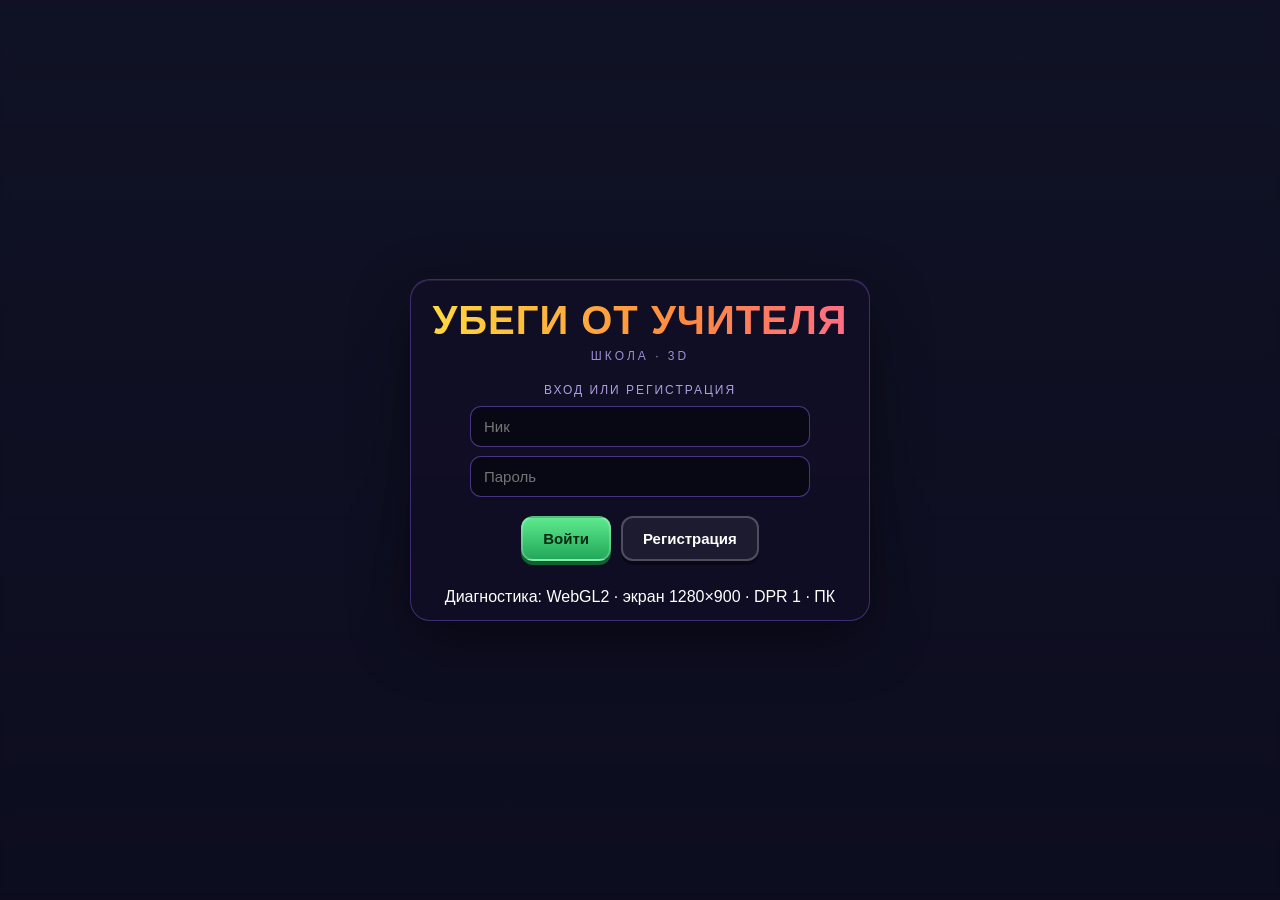
<file: game/fps/index.html>
<!DOCTYPE html>
<html lang="ru">
<head>
<meta charset="UTF-8">
<meta name="viewport" content="width=device-width, initial-scale=1.0, maximum-scale=1.0, user-scalable=no, viewport-fit=cover">
<meta name="theme-color" content="#0d0b1a">
<meta name="mobile-web-app-capable" content="yes">
<meta name="apple-mobile-web-app-capable" content="yes">
<meta name="apple-mobile-web-app-status-bar-style" content="black-translucent">
<meta name="apple-mobile-web-app-title" content="Убеги: 1-е лицо">
<meta name="description" content="Убеги от учителя — 3D от первого лица: настоящие 3D-модели, свет и тени.">
<link rel="manifest" href="manifest.webmanifest">
<link rel="apple-touch-icon" href="icons/apple-touch-icon-180.png">
<link rel="icon" type="image/png" href="icons/icon-192.png">
<title>Убеги от учителя — 3D · первое лицо</title>
<style>
  :root{
    --gold:#ffd93d; --green:#4ade80; --red:#ff5050; --purple:#8b5cff; --pink:#ff6bd6;
    --glass:linear-gradient(180deg, rgba(38,27,72,.86), rgba(14,10,34,.94));
    --line:1.5px solid rgba(150,110,255,.45);
  }
  *{margin:0;padding:0;box-sizing:border-box;-webkit-tap-highlight-color:transparent}
  html,body{height:100%;background:#07060f;overflow:hidden;font-family:'Trebuchet MS','Segoe UI',sans-serif;color:#fff;
    user-select:none;-webkit-user-select:none;-webkit-touch-callout:none;overscroll-behavior:none;touch-action:manipulation}
  body{position:fixed;inset:0;height:100dvh}
  canvas#cv{display:block;position:absolute;inset:0;width:100%;height:100%;touch-action:none}
  .hidden{display:none !important}

  #hud{position:absolute;inset:0;pointer-events:none;z-index:10;padding:10px;display:flex;flex-direction:column;justify-content:space-between}
  .row{display:flex;justify-content:space-between;align-items:flex-start;gap:8px;flex-wrap:wrap}
  .box{background:var(--glass);border:var(--line);border-radius:11px;padding:7px 12px;font-weight:bold;font-size:15px;
    box-shadow:0 5px 18px rgba(0,0,0,.5), inset 0 1px 0 rgba(255,255,255,.08)}
  #coinBox{color:var(--gold)} #distBox{color:#8fd3ff} #hpBox{color:var(--green)}
  #comboBox{color:var(--pink);display:none} #comboBox.on{display:inline-block}
  #fsBtn{pointer-events:auto;cursor:pointer;font-size:17px;line-height:1;padding:8px 12px}
  #mapBox{position:absolute;right:10px;bottom:10px;width:126px;height:94px;background:rgba(8,6,18,.65);
    border:1.5px solid rgba(150,110,255,.45);border-radius:10px}

  #crosshair{position:absolute;left:50%;top:50%;width:6px;height:6px;margin:-3px 0 0 -3px;border-radius:50%;
    background:rgba(255,255,255,.55);box-shadow:0 0 8px rgba(255,255,255,.5);z-index:9;pointer-events:none}

  .screen{position:absolute;inset:0;z-index:20;display:flex;flex-direction:column;justify-content:center;align-items:center;
    padding:18px;text-align:center;overflow-y:auto;touch-action:pan-y;
    background:radial-gradient(circle at 50% 35%, rgba(64,32,118,.96), rgba(9,5,24,.985))}
  .screen h1{font-size:clamp(22px,5vw,40px);font-weight:900;letter-spacing:1px;margin-bottom:6px;
    background:linear-gradient(90deg,#ffd93d,#ff8a3d,#ff5ea8,#8b5cff,#4ade80,#ffd93d);
    background-size:300% 100%;-webkit-background-clip:text;background-clip:text;-webkit-text-fill-color:transparent;
    animation:flow 7s linear infinite}
  @keyframes flow{to{background-position:300% 0}}
  .sub{color:#9c8fd0;font-size:12px;letter-spacing:3px;text-transform:uppercase;margin-bottom:14px}
  .grid{display:grid;grid-template-columns:repeat(2,1fr);gap:9px;width:100%;max-width:440px;margin-top:8px}
  .card{background:linear-gradient(160deg,#2b1e55,#180f34);border:2px solid rgba(140,100,255,.35);border-radius:14px;
    padding:11px 8px;cursor:pointer;transition:transform .15s,border-color .15s;display:flex;flex-direction:column;
    align-items:center;gap:4px;color:#fff;font-family:inherit}
  .card:hover{transform:translateY(-3px);border-color:rgba(255,217,61,.8)}
  .card.on{border-color:#ffd93d;box-shadow:0 0 24px rgba(255,217,61,.28)}
  .card .e{font-size:26px} .card .n{font-weight:bold;font-size:13.5px} .card .d{font-size:10.5px;color:#a89cd0}
  .btns{display:flex;gap:10px;flex-wrap:wrap;justify-content:center;margin-top:16px}
  .btn{background:linear-gradient(180deg,#8b6bff,#5a3fd6);border:2px solid rgba(255,255,255,.22);border-radius:12px;
    padding:12px 20px;color:#fff;font-weight:bold;font-family:inherit;font-size:15px;cursor:pointer;
    box-shadow:0 4px 0 #382284, 0 8px 22px rgba(0,0,0,.5)}
  .btn:active{transform:translateY(3px);box-shadow:0 1px 0 #382284}
  .btn.green{background:linear-gradient(180deg,#5ee98d,#22a85a);color:#052a12;box-shadow:0 4px 0 #12602f}
  .btn.ghost{background:rgba(255,255,255,.06);box-shadow:0 4px 0 rgba(0,0,0,.35)}
  .note{margin-top:14px;color:#8f83c4;font-size:12px;max-width:520px;line-height:1.5}

  @media (max-height: 560px), (max-width: 760px) {
    .screen { padding: 10px 12px 18px; }
    .screen h1 { font-size: 19px; margin-bottom: 2px; }
    .sub { font-size: 9.5px; letter-spacing: 2px; margin-bottom: 6px; }
    .screen > p { display: none; }
    .grid { gap: 6px; margin-top: 4px; max-width: 560px; grid-template-columns: repeat(auto-fit, minmax(104px, 1fr)); }
    .card { padding: 6px 4px; border-radius: 10px; gap: 1px; }
    .card .e { font-size: 18px; }
    .card .n { font-size: 11px; }
    .card .d { font-size: 9px; }
    .nameRow { margin-top: 6px; padding: 6px 10px; gap: 6px; font-size: 11px; }
    .nameRow input, .nameRow select { padding: 4px 6px; font-size: 11px; width: 96px; }
    .btns { margin-top: 8px; gap: 8px; }
    .btn { padding: 9px 14px; font-size: 13px; }
    .note { margin-top: 8px; font-size: 10px; max-width: 520px; }
    #diag { font-size: 9.5px; margin-top: 4px; }
    .screen > div[style*="margin-top:14px"] { margin-top: 6px !important; font-size: 11px !important; }
  }
  #stick{position:absolute;left:20px;bottom:20px;width:120px;height:120px;border-radius:50%;z-index:15;display:none;
    background:radial-gradient(circle, rgba(120,90,255,.18), rgba(60,40,120,.25));
    border:2px solid rgba(160,130,255,.4);touch-action:none}
  #stickKnob{position:absolute;left:50%;top:50%;width:54px;height:54px;margin:-27px 0 0 -27px;border-radius:50%;
    background:radial-gradient(circle at 35% 30%,#b8a2ff,#5a3fd6);border:2px solid rgba(255,255,255,.35)}
  #ammoBox{color:#ffb266}
  #bossBar{position:absolute;left:50%;top:12px;transform:translateX(-50%);width:min(440px,70vw);z-index:11;
    display:flex;flex-direction:column;align-items:center;gap:4px}
  #bossBar.hidden{display:none}
  .boss-name{font-weight:900;letter-spacing:2px;font-size:13px;color:#ff9a9a;text-shadow:0 0 14px rgba(255,40,40,.8)}
  .boss-bg{width:100%;height:14px;border-radius:9px;background:rgba(0,0,0,.6);border:2px solid rgba(255,80,80,.6);overflow:hidden}
  .boss-fill{height:100%;width:100%;background:linear-gradient(90deg,#ff3b3b,#ff8080,#ff3b3b);background-size:200% 100%;
    animation:bossShine 1.4s linear infinite;transition:width .18s}
  @keyframes bossShine{to{background-position:200% 0}}

  .nameRow{display:flex;gap:10px;flex-wrap:wrap;justify-content:center;align-items:center;margin-top:12px;
    background:rgba(255,255,255,.05);border:1px solid rgba(150,110,255,.3);border-radius:12px;padding:10px 14px;
    font-size:13px;color:#cbb8ff}
  .nameRow label{display:flex;align-items:center;gap:6px}
  .nameRow input[type=text], .nameRow input:not([type]){background:rgba(0,0,0,.35);border:1px solid rgba(150,110,255,.4);
    border-radius:8px;color:#fff;padding:6px 9px;font-family:inherit;font-size:13px;width:130px}
  .nameRow select{background:rgba(0,0,0,.35);border:1px solid rgba(150,110,255,.4);border-radius:8px;color:#fff;
    padding:6px 8px;font-family:inherit;font-size:13px}
  .nameRow .chk{gap:4px}

  #touchFire{position:absolute;right:22px;bottom:180px;width:74px;height:74px;border-radius:50%;z-index:15;display:none;
    align-items:center;justify-content:center;font-size:28px;color:#fff;
    background:linear-gradient(180deg,#ff9a4d,#d65a1a);border:2px solid rgba(255,255,255,.3)}
  #touchJump{position:absolute;right:104px;bottom:196px;width:58px;height:58px;border-radius:50%;z-index:15;display:none;
    align-items:center;justify-content:center;font-size:24px;color:#fff;
    background:linear-gradient(180deg,#6ee7a8,#1f9d63);border:2px solid rgba(255,255,255,.3)}
  #touchDash{position:absolute;right:22px;bottom:104px;width:64px;height:64px;border-radius:50%;z-index:15;display:none;
    align-items:center;justify-content:center;font-size:24px;
    background:linear-gradient(180deg,#b06ddb,#7a2fb0);border:2px solid rgba(255,255,255,.3);color:#fff}
#lookPad{position:absolute;right:0;top:0;width:55%;height:100%;z-index:14;display:none;touch-action:none}

  /* ---------- магазин ---------- */
  .shop-grid{display:grid;grid-template-columns:repeat(auto-fit,minmax(150px,1fr));gap:10px;width:100%;max-width:560px;margin:6px 0}
  .shop-grid .card .e{font-size:24px}
  .shop-grid .card .d{min-height:30px}
  .shop-grid .card[onclick]{cursor:pointer}

  /* ---------- стартовый экран / авторизация ---------- */
  #menu{background:linear-gradient(180deg, rgba(9,5,24,.35), rgba(9,5,24,.62));
    -webkit-backdrop-filter:blur(5px);backdrop-filter:blur(5px)}
  .menuCard{width:100%;max-width:460px;display:flex;flex-direction:column;align-items:center;
    padding:18px 16px 14px;border-radius:20px;
    background:rgba(20,12,42,.42);border:1.5px solid rgba(150,110,255,.34);
    box-shadow:0 18px 60px rgba(0,0,0,.45), inset 0 1px 0 rgba(255,255,255,.07)}
  .authPanel{width:100%;max-width:340px;display:flex;flex-direction:column;gap:9px;margin-top:6px}
  .authTitle{color:#cbb8ff;font-size:12px;letter-spacing:2px;text-transform:uppercase;opacity:.85}
  .authPanel input{width:100%;background:rgba(0,0,0,.42);border:1.5px solid rgba(150,110,255,.45);
    border-radius:11px;color:#fff;padding:11px 13px;font-family:inherit;font-size:15px;outline:none}
  .authPanel input:focus{border-color:rgba(255,217,61,.8)}
  .authMsg{min-height:18px;font-size:12.5px;font-weight:bold;color:#ff8a8a;text-align:center}
  .whoami{color:#cbb8ff;font-size:14px;margin:10px 0 2px;text-align:center}
  .whoami b{color:#ffd93d}
  .linkbtn{background:none;border:0;color:#9c8fd0;text-decoration:underline;cursor:pointer;
    font-family:inherit;font-size:12.5px;margin-left:6px}
  .linkbtn:active{opacity:.6}

  /* ---------- экраны настроек/персонажа/инвентаря ---------- */
  .panelCard{width:100%;max-width:520px;display:flex;flex-direction:column;align-items:center;gap:8px}
  .setRow{display:flex;justify-content:space-between;align-items:center;gap:12px;width:100%;
    padding:11px 15px;border-radius:13px;background:rgba(30,20,58,.62);
    border:1.5px solid rgba(140,100,255,.36);font-weight:bold;font-size:14px}
  .switch{position:relative;width:50px;height:27px;border-radius:14px;background:#3a2a60;
    border:2px solid rgba(255,255,255,.18);cursor:pointer;transition:background .2s;flex-shrink:0}
  .switch::after{content:'';position:absolute;top:1px;left:2px;width:20px;height:20px;border-radius:50%;
    background:#8b83aa;transition:transform .2s, background .2s}
  .switch.on{background:linear-gradient(180deg,#4ade80,#16a34a)}
  .switch.on::after{transform:translateX(23px);background:#fff}
  .swatches{display:flex;flex-wrap:wrap;gap:8px;justify-content:center;margin-top:4px}
  .swatch{width:34px;height:34px;border-radius:50%;border:2.5px solid rgba(255,255,255,.25);cursor:pointer}
  .swatch.on{border-color:#ffd93d;box-shadow:0 0 14px rgba(255,217,61,.75)}
  .invGrid{display:grid;grid-template-columns:repeat(auto-fill,minmax(92px,1fr));gap:10px;
    width:100%;max-width:520px;margin-top:6px}
  .invSlot{display:flex;flex-direction:column;align-items:center;gap:3px;padding:10px 6px;
    border-radius:13px;background:rgba(30,20,58,.7);border:1.5px solid rgba(140,100,255,.35);
    font-size:11.5px;color:#d9cdff;text-align:center;min-height:88px;justify-content:center}
  .invSlot .ie{font-size:26px}
  .invSlot .ic{color:#ffd93d;font-weight:bold}
  .invEmpty{color:#8f83c4;font-size:13px;margin-top:10px}

</style>
</head>
<body>
<canvas id="cv"></canvas>
<div id="crosshair" class="hidden"></div>

<div id="hud" class="hidden">
  <div class="row">
    <div style="display:flex;gap:8px;flex-wrap:wrap">
      <div class="box" id="coinBox">💰 0</div>
      <div class="box" id="comboBox">🔥 x1</div>
      <div class="box" id="distBox">📏 0 м</div>
      <div class="box" id="hpBox">❤️ 100</div>
      <div class="box" id="ammoBox">🔫 30</div>
    </div>
    <button class="box" id="fsBtn" title="Полный экран">⛶</button>
  </div>
  <div class="row"></div>
</div>
<div id="bossBar" class="hidden">
  <div class="boss-name" id="bossName">ДИРЕКТОР</div>
  <div class="boss-bg"><div class="boss-fill" id="bossFill"></div></div>
</div>
<canvas id="mapBox" class="hidden" width="252" height="188"></canvas>

<div id="hintBar" class="hidden" style="position:absolute;left:50%;bottom:24px;transform:translateX(-50%);z-index:16;
  background:rgba(10,8,22,.85);border:1.5px solid rgba(255,217,61,.55);border-radius:12px;
  padding:8px 16px;color:#ffe9a3;font-weight:bold;font-size:14px;pointer-events:none;text-align:center;max-width:80vw"></div>

<div id="stick"><div id="stickKnob"></div></div>
<button id="touchDash">🌀</button>
<button id="touchFire">🔫</button>
<button id="touchJump">⤒</button>
<div id="lookPad"></div>

<div id="menu" class="screen">
  <div class="menuCard">
    <h1>УБЕГИ ОТ УЧИТЕЛЯ</h1>
    <div class="sub">ШКОЛА · 3D</div>

    <div id="authPanel" class="authPanel">
      <div class="authTitle">Вход или регистрация</div>
      <input id="authNick" maxlength="16" placeholder="Ник" autocomplete="off" spellcheck="false">
      <input id="authPass" type="password" maxlength="32" placeholder="Пароль">
      <div class="btns" style="margin-top:10px;margin-bottom:0">
        <button class="btn green" onclick="doLogin()">Войти</button>
        <button class="btn ghost" onclick="doRegister()">Регистрация</button>
      </div>
      <div id="authMsg" class="authMsg"></div>
    </div>

    <div id="mainPanel" class="hidden">
      <div class="whoami">👤 <b id="whoNick"></b> · 💰 <b id="coinBoxMenu">0</b>
        <button class="linkbtn" onclick="doLogout()">Выйти</button>
      </div>
      <div class="btns">
        <button class="btn green" onclick="startGame()">🌍 Создать мир</button>
        <button class="btn ghost" onclick="openSettings()">⚙️ Настройки</button>
        <button class="btn ghost" onclick="openCustomize()">🧑 Настроить персонажа</button>
      </div>
    </div>

    <div id="diag"></div>
  </div>
</div>

<div id="settings" class="screen hidden">
  <div class="panelCard">
    <h1 style="font-size:clamp(20px,4vw,30px)">⚙️ НАСТРОЙКИ</h1>
    <div class="setRow"><span>🔊 Звук</span><div class="switch on" id="swSound" onclick="toggleSet('sound',this)"></div></div>
    <div class="setRow"><span>📳 Тряска экрана</span><div class="switch on" id="swShake" onclick="toggleSet('shake',this)"></div></div>
    <div class="setRow"><span>✨ Эффекты</span><div class="switch on" id="swFx" onclick="toggleSet('fx',this)"></div></div>
    <div class="setRow"><span>🪶 Лёгкий режим</span><div class="switch" id="swLite" onclick="toggleSet('lite',this)"></div></div>
    <div class="btns">
      <button class="btn ghost" onclick="openShop()">🛒 Магазин</button>
      <button class="btn green" onclick="closeSettings()">▶ Готово</button>
    </div>
  </div>
</div>

<div id="customize" class="screen hidden">
  <div class="panelCard">
    <h1 style="font-size:clamp(20px,4vw,30px)">🧑 ПЕРСОНАЖ</h1>
    <canvas id="charPreview" width="240" height="280"
      style="border-radius:16px;background:radial-gradient(circle at 50% 30%, rgba(90,60,160,.55), rgba(12,8,26,.9));
      border:1.5px solid rgba(150,110,255,.4)"></canvas>
    <div class="sectionTitle" style="color:#ffd93d;font-size:12px;letter-spacing:2px;margin-top:8px">КОЖА</div>
    <div class="swatches" id="swSkin"></div>
    <div class="sectionTitle" style="color:#ffd93d;font-size:12px;letter-spacing:2px;margin-top:8px">ВОЛОСЫ</div>
    <div class="swatches" id="swHair"></div>
    <div class="sectionTitle" style="color:#ffd93d;font-size:12px;letter-spacing:2px;margin-top:8px">ОДЕЖДА</div>
    <div class="swatches" id="swCloth"></div>
    <div class="setRow" style="margin-top:10px"><span>🎩 Кепка</span><div class="switch" id="swHat" onclick="toggleHat(this)"></div></div>
    <div class="btns">
      <button class="btn green" onclick="closeCustomize()">▶ Готово</button>
    </div>
  </div>
</div>

<div id="inventory" class="screen hidden">
  <div class="panelCard">
    <h1 style="font-size:clamp(20px,4vw,30px)">🎒 ИНВЕНТАРЬ</h1>
    <div id="invGrid" class="invGrid"></div>
    <div class="invEmpty" id="invEmpty">Пока пусто — собирай предметы в школе</div>
    <div class="btns">
      <button class="btn green" onclick="closeInventory()">▶ Закрыть</button>
    </div>
  </div>
</div>

<div id="shop" class="screen hidden">
  <h1 style="font-size:clamp(20px,4vw,30px)">🛒 МАГАЗИН</h1>
  <p style="color:#ffd93d;font-weight:bold;margin:8px 0 12px" id="shopBalance">💰 0</p>
  <div class="shop-grid">
    <button class="card" onclick="tryBuy('damage')">
      <span class="e">💥</span><span class="n">Урон +4</span>
      <span class="d">Сейчас: <span id="shopLv_damage">0</span> · <span id="shopCost_damage">35</span>💰</span>
    </button>
    <button class="card" onclick="tryBuy('speed')">
      <span class="e">⚡</span><span class="n">Скорость +0.4</span>
      <span class="d">Сейчас: <span id="shopLv_speed">0</span> · <span id="shopCost_speed">40</span>💰</span>
    </button>
    <button class="card" onclick="tryBuy('hp')">
      <span class="e">❤️</span><span class="n">+20 HP</span>
      <span class="d">Сейчас: <span id="shopLv_hp">0</span> · <span id="shopCost_hp">50</span>💰</span>
    </button>
    <button class="card" onclick="tryBuy('mag')">
      <span class="e">🔫</span><span class="n">Магазин +6</span>
      <span class="d">Сейчас: <span id="shopLv_mag">0</span> · <span id="shopCost_mag">45</span>💰</span>
    </button>
    <button class="card" onclick="tryBuy('fireRate')">
      <span class="e">🔰</span><span class="n">Скорострельность</span>
      <span class="d">Сейчас: <span id="shopLv_fireRate">0</span> · <span id="shopCost_fireRate">30</span>💰</span>
    </button>
  </div>
  <div class="btns">
    <button class="btn green" onclick="closeShop()">▶ Готово</button>
  </div>
</div>

<div id="taskModal" class="screen hidden" style="z-index:30;background:rgba(9,5,24,.96)">
  <h1 style="font-size:clamp(20px,4.5vw,32px)">📋 ЗАДАНИЕ</h1>
  <p id="taskName" style="color:#ffd93d;font-weight:bold;font-size:clamp(14px,3vw,18px);margin:4px 0 12px"></p>
  <p id="taskQuestion" style="color:#e8e0ff;font-size:clamp(15px,3vw,20px);max-width:540px;line-height:1.4;margin-bottom:16px"></p>
  <div id="taskOpts" class="grid" style="max-width:440px"></div>
  <p id="taskResult" style="color:#4ade80;font-weight:bold;font-size:16px;margin-top:14px"></p>
  <div class="btns">
    <button class="btn ghost" onclick="closeTask()">◀ Закрыть</button>
  </div>
</div>

<div id="pause" class="screen hidden">
  <h1 style="font-size:clamp(20px,4vw,30px)">ПАУЗА</h1>
  <div class="btns">
    <button class="btn green" onclick="resumeGame()">▶ Продолжить</button>
    <button class="btn ghost" onclick="openInventory()">🎒 Инвентарь</button>
    <button class="btn ghost" onclick="openShop()">🛒 Магазин</button>
    <button class="btn ghost" onclick="backToMenu()">🏠 В меню</button>
  </div>
</div>

<div id="over" class="screen hidden">
  <h1 id="overTitle" style="color:#ff6b6b;-webkit-text-fill-color:#ff6b6b;background:none;animation:none">ПОЙМАЛИ!</h1>
  <p id="overText" style="color:#cbb8ff;margin:10px 0 4px"></p>
  <p style="color:#ffd93d;font-weight:bold" id="overCoins">💰 0</p>
  <div class="btns">
    <button class="btn green" onclick="restartLevel()">🔄 Ещё раз</button>
    <button class="btn ghost" onclick="backToMenu()">🏠 В меню</button>
  </div>
</div>

<script src="three.min.js"></script>
<script>
/* =========================================================
   Убеги от учителя — 3D от первого лица (three.js)
   ========================================================= */
const IS_WV = /(;| )wv\)/.test(navigator.userAgent) || /[?&]canvas=1/.test(location.search);
const USE_CANVAS = IS_WV;   // в WebView (APK) WebGL падает — рисуем на canvas 2D
const cv = document.getElementById('cv');
const mapBox = document.getElementById('mapBox');
const mctx = mapBox.getContext('2d');

/* ---------- данные ---------- */
const teachers = {
  info: { name: 'Информатичка', emoji: '💻', speed: 2.2, color: 0x5b8dee },
  geo:  { name: 'Географичка',  emoji: '🌍', speed: 2.6, color: 0x4caf7d },
  math: { name: 'Математичка',  emoji: '📐', speed: 3.0, color: 0xe05555 },
  rus:  { name: 'Русичка',      emoji: '📚', speed: 2.4, color: 0xb06ddb }
};

/* ---------- генератор школы ---------- */
function buildSchoolMap() {
  const T = 16, obs = [], tasks = [], rooms = [], decor = [];
  function wall(x, y, w, h) { obs.push({ x, y, w, h, type: 'wall' }); }
  const roomCols = [[16, 224], [224, 448], [448, 672], [672, 884]];
  const corY0 = 252, corY1 = 344;              // коридор по центру: y 252..344, высота прохода 92
  const roomTop = 16, roomBot = 584;
  // внешние стены
  wall(0, 0, 900, T); wall(0, 584, 900, T); wall(0, 0, T, 600); wall(884, 0, T, 600);
  // стены коридора с дверными проёмами в каждый кабинет
  const gapW = 120;
  for (const [a, b] of roomCols) {
    const cx = (a + b) / 2, g0 = cx - gapW / 2, g1 = cx + gapW / 2;
    wall(a, corY0, g0 - a, T); wall(g1, corY0, b - g1, T);
    wall(a, corY1, g0 - a, T); wall(g1, corY1, b - g1, T);
  }
  // вертикальные перегородки между кабинетами (север и юг коридора)
  for (const xx of [224, 448, 672]) {
    wall(xx, roomTop, T, corY0 - roomTop);
    wall(xx, corY1 + T, T, roomBot - (corY1 + T));
  }
  const taskDefs = [
    { name: 'Кабинет математики', emoji: '📐', q: 'Сколько будет 5 + 3?', opts: ['6', '8', '9', '7'], ans: 1 },
    { name: 'Кабинет русского', emoji: '📖', q: 'Укажи имя существительное:', opts: ['«бежать»', '«стол»', '«быстрый»', '«красиво»'], ans: 1 },
    { name: 'Кабинет географии', emoji: '🌍', q: 'Столица России?', opts: ['«Минск»', '«Киев»', '«Москва»', '«Париж»'], ans: 2 },
    { name: 'Кабинет биологии', emoji: '🧬', q: 'Чем дышат люди?', opts: ['водой', 'кислородом', 'углекислым газом', 'гелием'], ans: 1 },
    { name: 'Кабинет истории', emoji: '🏛️', q: 'Кто первым полетел в космос?', opts: ['Королёв', 'Гагарин', 'Терешкова', 'Леонов'], ans: 1 },
    { name: 'Кабинет химии', emoji: '⚗️', q: 'Формула воды?', opts: ['H₂O', 'CO₂', 'O₂', 'NaCl'], ans: 0 },
    { name: 'Кабинет литературы', emoji: '📚', q: 'Кто написал «Золушку»?', opts: ['Пушкин', 'Андерсен', 'Шарль Перро', 'Есенин'], ans: 2 },
    { name: 'Кабинет английского', emoji: '🔤', q: '«Собака» по-английски?', opts: ['cat', 'dog', 'bird', 'fish'], ans: 1 }
  ];
  let ti = 0;
  for (const [rIdx, [a, b]] of roomCols.entries()) {
    const cx = (a + b) / 2;
    for (const side of ['n', 's']) {
      const top = side === 'n' ? roomTop : corY1 + T;
      const roomId = side + (rIdx + 1);
      const rgap = b - a, deskY1 = top + 50, deskY2 = top + 140;
      // парты в глубине кабинета
      const dx1 = a + (rgap - 178) / 2, dx2 = dx1 + 108;
      obs.push({ x: dx1, y: deskY1, w: 70, h: 34, type: 'desk' });
      obs.push({ x: dx1, y: deskY2, w: 70, h: 34, type: 'desk' });
      obs.push({ x: dx2, y: deskY1, w: 70, h: 34, type: 'desk' });
      obs.push({ x: dx2, y: deskY2, w: 70, h: 34, type: 'desk' });
      // стойка задания — в центре комнаты
      const taskCy = side === 'n' ? top + 150 : top + 150;
      obs.push({ x: cx, y: taskCy, r: 24, type: 'counter' });
      const def = taskDefs[ti % taskDefs.length]; ti++;
      rooms.push({ id: roomId, name: def.name, emoji: def.emoji, x: a, y: top, w: b - a, h: corY0 - roomTop });
      tasks.push({ id: 'task_' + roomId, name: def.name, emoji: def.emoji, q: def.q,
        opts: def.opts, ans: def.ans, x: cx, y: taskCy, done: false });
      // доска на внешней стене кабинета + окно
      if (side === 'n') {
        decor.push({ kind: 'blackboard', x: cx, y: top + 14, w: Math.min(150, rgap - 90), rot: 0 });
        decor.push({ kind: 'window', x: a + 42, y: top + 12, w: 58, rot: 0 });
      } else {
        decor.push({ kind: 'blackboard', x: cx, y: roomBot - 14, w: Math.min(150, rgap - 90), rot: Math.PI });
        decor.push({ kind: 'window', x: b - 42, y: roomBot - 12, w: 58, rot: Math.PI });
      }
    }
  }
  // шкафчики вдоль стен коридора
  const lockerCols = [0x3a6ea5, 0xd05a5a, 0x4caf7d, 0xd9a227];
  let li = 0;
  for (const [a, b] of roomCols) {
    for (const lx of [a + 34, a + 66]) {
      decor.push({ kind: 'locker', x: lx, y: 252, rot: 0, color: lockerCols[li % lockerCols.length] });
      decor.push({ kind: 'locker', x: lx, y: 360, rot: Math.PI, color: lockerCols[(li + 2) % lockerCols.length] });
      li++;
    }
  }
  // учителя-патрульные по коридору
  const teachersArr = [
    { x: 130, y: 300, patrol: [{ x: 110, y: 300 }, { x: 770, y: 300 }], speed: 2.6 },
    { x: 360, y: 286, patrol: [{ x: 250, y: 286 }, { x: 700, y: 286 }], speed: 2.2 },
    { x: 560, y: 312, patrol: [{ x: 220, y: 312 }, { x: 800, y: 312 }], speed: 2.9 },
    { x: 700, y: 300, patrol: [{ x: 300, y: 300 }, { x: 840, y: 300 }], speed: 2.3 }
  ];
  return {
    name: 'Школа', emoji: '🏫', floor: 0x3f5f42, wall: 0x8a7a5a,
    spawn: { x: 120, y: 300 },
    teacher: { x: 130, y: 300 },
    obstacles: obs,
    rooms,
    tasks,
    decor,
    teachers: teachersArr
  };
}

const maps = {
  school: buildSchoolMap(),
  corridor: {
    name: 'Коридор', emoji: '🏫', floor: 0x2f4a2f, wall: 0x3f5f42,
    spawn: { x: 140, y: 300 }, teacher: { x: 780, y: 300 },
    obstacles: [
      { x: 250, y: 90, w: 120, h: 48, type: 'desk' },
      { x: 520, y: 90, w: 120, h: 48, type: 'desk' },
      { x: 250, y: 462, w: 120, h: 48, type: 'desk' },
      { x: 520, y: 462, w: 120, h: 48, type: 'desk' },
      { x: 450, y: 300, r: 30, type: 'column' }
    ]
  },
  yard: {
    name: 'Двор', emoji: '🌳', floor: 0x3a6a3a, wall: 0x2b4a2b,
    spawn: { x: 140, y: 300 }, teacher: { x: 780, y: 300 },
    obstacles: [
      { x: 220, y: 150, r: 26, type: 'tree' },
      { x: 430, y: 110, r: 26, type: 'tree' },
      { x: 700, y: 150, r: 26, type: 'tree' },
      { x: 200, y: 470, r: 26, type: 'tree' },
      { x: 530, y: 490, r: 26, type: 'tree' },
      { x: 760, y: 455, r: 26, type: 'tree' },
      { x: 470, y: 300, r: 34, type: 'fountain' }
    ]
  },
  hall: {
    name: 'Актовый зал', emoji: '🎭', floor: 0x4a3520, wall: 0x3a2a18,
    spawn: { x: 130, y: 300 }, teacher: { x: 790, y: 300 },
    obstacles: [
      { x: 300, y: 130, w: 60, h: 60, type: 'crate' },
      { x: 560, y: 130, w: 60, h: 60, type: 'crate' },
      { x: 300, y: 410, w: 60, h: 60, type: 'crate' },
      { x: 560, y: 410, w: 60, h: 60, type: 'crate' },
      { x: 440, y: 300, r: 42, type: 'column' }
    ]
  },
  home: {
    name: 'Дом', emoji: '🏠', floor: 0x4a5a3a, wall: 0x8a6a4a,
    spawn: { x: 150, y: 520 }, teacher: { x: 720, y: 140 },
    house: { x: 330, y: 170, w: 260, h: 200, door: 74 },
    obstacles: [
      // стены домика (дверь — разрыв в нижней стене)
      { x: 330, y: 170, w: 260, h: 16, type: 'wall' },
      { x: 330, y: 170, w: 16, h: 200, type: 'wall' },
      { x: 574, y: 170, w: 16, h: 200, type: 'wall' },
      { x: 330, y: 354, w: 96, h: 16, type: 'wall' },
      { x: 494, y: 354, w: 96, h: 16, type: 'wall' },
      // мебель внутри
      { x: 380, y: 220, w: 70, h: 46, type: 'desk' },
      { x: 500, y: 250, w: 56, h: 56, type: 'crate' },
// снаружи
      { x: 140, y: 130, r: 28, type: 'tree' },
      { x: 720, y: 420, r: 28, type: 'tree' },
      { x: 780, y: 120, r: 26, type: 'tree' }
    ]
  },
  cafe: {
    name: 'Столовая', emoji: '☕', floor: 0x5a3a20, wall: 0x6b4a2c,
    spawn: { x: 120, y: 300 }, teacher: { x: 790, y: 300 },
    obstacles: [
      { x: 230, y: 140, r: 34, type: 'table' },
      { x: 470, y: 110, r: 34, type: 'table' },
      { x: 700, y: 150, r: 34, type: 'table' },
      { x: 230, y: 460, r: 34, type: 'table' },
      { x: 470, y: 480, r: 34, type: 'table' },
      { x: 700, y: 440, r: 34, type: 'table' },
      { x: 120, y: 240, r: 20, type: 'counter' },
      { x: 120, y: 380, r: 20, type: 'counter' }
    ]
  },
  gym: {
    name: 'Спортзал', emoji: '🏋️', floor: 0x6a3a5a, wall: 0x7a4a68,
    spawn: { x: 120, y: 300 }, teacher: { x: 790, y: 300 },
    obstacles: [
      { x: 300, y: 170, w: 70, h: 30, type: 'bench' },
      { x: 600, y: 170, w: 70, h: 30, type: 'bench' },
      { x: 300, y: 430, w: 70, h: 30, type: 'bench' },
      { x: 600, y: 430, w: 70, h: 30, type: 'bench' },
      { x: 450, y: 300, r: 42, type: 'ring' },
      { x: 140, y: 120, r: 26, type: 'horse' },
      { x: 760, y: 480, r: 26, type: 'horse' }
    ]
  },
  library: {
    name: 'Библиотека', emoji: '📚', floor: 0x4a3620, wall: 0x5a4528,
    spawn: { x: 120, y: 300 }, teacher: { x: 790, y: 300 },
    obstacles: [
      { x: 175, y: 90, w: 34, h: 150, type: 'shelf' },
      { x: 175, y: 360, w: 34, h: 150, type: 'shelf' },
      { x: 430, y: 90, w: 34, h: 150, type: 'shelf' },
      { x: 430, y: 360, w: 34, h: 150, type: 'shelf' },
      { x: 685, y: 90, w: 34, h: 150, type: 'shelf' },
      { x: 685, y: 360, w: 34, h: 150, type: 'shelf' },
      { x: 300, y: 300, r: 24, type: 'globe' },
      { x: 560, y: 300, r: 22, type: 'globe' }
    ]
  },
  roof: {
    name: 'Крыша', emoji: '🌙', floor: 0x3a3a5a, wall: 0x2a2a4a, night: true,
    spawn: { x: 120, y: 300 }, teacher: { x: 790, y: 300 },
    obstacles: [
      { x: 250, y: 140, w: 80, h: 40, type: 'vent' },
      { x: 550, y: 130, w: 80, h: 40, type: 'vent' },
      { x: 200, y: 450, w: 80, h: 40, type: 'vent' },
      { x: 620, y: 460, w: 80, h: 40, type: 'vent' },
      { x: 420, y: 300, r: 30, type: 'antenna' }
    ]
  }
};

const coinTypes = [
  { color: 0xffd93d, value: 1, rarity: 62 },
  { color: 0x4aa3ff, value: 2, rarity: 24 },
  { color: 0xff4d4d, value: 5, rarity: 11 },
  { color: 0xff7bff, value: 10, rarity: 3 }
];

/* ---------- состояние ---------- */
let renderer, scene, camera, clock;
let ctx2d = null, CW = 0, CH = 0;

function sizeCanvas() {
  const dpr = Math.min(window.devicePixelRatio || 1, 1.5);
  CW = window.innerWidth; CH = window.innerHeight;
  cv.width = Math.floor(CW * dpr); cv.height = Math.floor(CH * dpr);
  cv.style.width = CW + 'px'; cv.style.height = CH + 'px';
  ctx2d.setTransform(dpr, 0, 0, dpr, 0, 0);
}
let worldGroup = null;
let state = 'menu';
let selectedTeacher = 'geo';
let selectedMap = 'school';
let map = null;

const cam = { x: 140, y: 300, yaw: 0, pitch: 0, eye: 54 };
const player = { r: 16, speed: 3.6, hp: 100, invuln: 0, dashT: 0, dashCd: 0, dashX: 0, dashY: 0, bob: 0, y: 0, vy: 0, onGround: true };
let teacherState = null;
let teachersList = [];
let coinList = [], pwList = [], particleMeshes = [];
let itemList = [];
let coins = 0, combo = 1, comboN = 0, comboTimer = 0;
let activePw = { shield: 0, magnet: 0, x2: 0 };
let keys = {}, moveInput = { x: 0, y: 0 };
let stickActive = false, stickId = null, stickCX = 0, stickCY = 0;
let lastLookX = 0, lastLookY = 0, lookId = null;
let tPrev = 0, elapsed = 0, safeTime = 0, shake = 0;
const TAU = Math.PI * 2;

/* ---------- утилиты ---------- */
const clamp = (v, a, b) => v < a ? a : v > b ? b : v;

function circleCollides(cx, cy, cr, o) {
  if (o.r !== undefined) return Math.hypot(cx - o.x, cy - o.y) < cr + o.r;
  const nx = clamp(cx, o.x, o.x + o.w), ny = clamp(cy, o.y, o.y + o.h);
  return Math.hypot(cx - nx, cy - ny) < cr;
}
function collideAny(cx, cy, cr) {
  for (const o of map.obstacles) if (circleCollides(cx, cy, cr, o)) return true;
  return false;
}

/* ---------- инициализация three.js ---------- */
function initThree() {
  if (USE_CANVAS) {
    ctx2d = cv.getContext('2d');
    sizeCanvas();
    window.addEventListener('resize', sizeCanvas);
    return;
  }
  const mobile = isMobile();
  const lite = liteMode;
  renderer = new THREE.WebGLRenderer({ canvas: cv, antialias: !mobile && !lite, powerPreference: 'default', alpha: false });
  renderer.setPixelRatio(lite ? 1 : Math.min(window.devicePixelRatio || 1, mobile ? 1.25 : 1.6));
  renderer.setSize(window.innerWidth, window.innerHeight, false);
  const shadowsOn = !mobile && !lite;
  renderer.shadowMap.enabled = shadowsOn;
  renderer.shadowMap.type = THREE.PCFShadowMap;

  scene = new THREE.Scene();
  scene.background = new THREE.Color(0x141a2c);
  if (!lite) scene.fog = new THREE.Fog(0x141a2c, 650, 2000);

  camera = new THREE.PerspectiveCamera(72, window.innerWidth / window.innerHeight, 0.3, 2200);
  camera.rotation.order = 'YXZ';
  scene.add(camera);   // без этого оружие в руках не рендерится

const hemi = new THREE.HemisphereLight(0xdfe9ff, 0x435239, 1.25);
  scene.add(hemi);

  const dir = new THREE.DirectionalLight(0xfff3d8, 1.4);
  dir.position.set(320, 700, 220);
  dir.castShadow = shadowsOn;
  dir.shadow.mapSize.set(2048, 2048);
  dir.shadow.camera.left = -700;
  dir.shadow.camera.right = 700;
  dir.shadow.camera.top = 700;
  dir.shadow.camera.bottom = -700;
  dir.shadow.camera.far = 2000;
  dir.shadow.bias = -0.0008;
  dir.shadow.normalBias = 0.8;
  scene.add(dir);

  const fill = new THREE.DirectionalLight(0xb0c4ff, 0.5);
  fill.position.set(-360, 320, -180);
  scene.add(fill);

  scene.add(new THREE.AmbientLight(0x4a5570, 0.5));

  clock = new THREE.Clock();
  window.addEventListener('resize', onResize);
}

function onResize() {
  if (!renderer) return;
  camera.aspect = window.innerWidth / window.innerHeight;
  camera.updateProjectionMatrix();
  renderer.setPixelRatio(Math.min(window.devicePixelRatio || 1, 2));
  renderer.setSize(window.innerWidth, window.innerHeight, false);
}

/* ---------- материалы ---------- */
function mat(color, rough = .8, metal = 0) {
  return new THREE.MeshStandardMaterial({ color, roughness: rough, metalness: metal });
}

function makeFloorTexture(color) {
  const s = 256;
  const c = document.createElement('canvas');
  c.width = c.height = s;
  const g = c.getContext('2d');
  const base = '#' + color.toString(16).padStart(6, '0');
  g.fillStyle = base; g.fillRect(0, 0, s, s);
  // лёгкая зернистость
  for (let i = 0; i < 400; i++) {
    const v = Math.random();
    g.fillStyle = v < 0.5 ? 'rgba(0,0,0,0.05)' : 'rgba(255,255,255,0.04)';
    g.fillRect(Math.random() * s, Math.random() * s, 3, 3);
  }
  g.fillStyle = 'rgba(0,0,0,0.13)';
  for (let i = 0; i < s; i += s / 2) for (let j = 0; j < s; j += s / 2)
    if (((i + j) / (s / 2)) % 2 === 0) g.fillRect(i, j, s / 2, s / 2);
  g.strokeStyle = 'rgba(255,255,255,0.10)'; g.lineWidth = 3;
  g.strokeRect(1.5, 1.5, s - 3, s - 3);
  g.strokeStyle = 'rgba(0,0,0,0.22)'; g.lineWidth = 1;
  g.strokeRect(0.5, 0.5, s - 1, s - 1);
  const tex = new THREE.CanvasTexture(c);
  tex.wrapS = tex.wrapT = THREE.RepeatWrapping;
  tex.repeat.set(6, 4);
  tex.anisotropy = 4;
  return tex;
}

function makeWallTexture(color) {
  const s = 128;
  const c = document.createElement('canvas');
  c.width = c.height = s;
  const g = c.getContext('2d');
  const base = '#' + color.toString(16).padStart(6, '0');
  g.fillStyle = base; g.fillRect(0, 0, s, s);
  // кирпичная кладка
  g.strokeStyle = 'rgba(0,0,0,0.18)'; g.lineWidth = 4;
  const rowH = 32;
  for (let r = 0; r < s / rowH; r++) {
    g.beginPath(); g.moveTo(0, r * rowH); g.lineTo(s, r * rowH); g.stroke();
  }
  for (let r = 0; r < s / rowH; r++) {
    const off = (r % 2 === 0) ? s / 4 : s / 4 + s / 2;
    for (let b = -1; b < 4; b++) {
      g.beginPath(); g.moveTo(off + b * s / 2, r * rowH); g.lineTo(off + b * s / 2, (r + 1) * rowH); g.stroke();
    }
  }
  // лёгкая шумовая фактура
  g.fillStyle = 'rgba(255,255,255,0.05)';
  for (let i = 0; i < 60; i++) g.fillRect(Math.random() * s, Math.random() * s, 2, 2);
  const tex = new THREE.CanvasTexture(c);
  tex.wrapS = tex.wrapT = THREE.RepeatWrapping;
  tex.repeat.set(4, 2);
  return tex;
}

/* ---------- 3D-модели ---------- */
function makeCharacter(color, opts = {}) {
  const g = new THREE.Group();
  const cloth = mat(color, .75);
  const skin = mat(0xf0c9a4, .7);
  const dark = mat(0x24202e, .85);
  const white = mat(0xffffff, .45);
  const iris = mat(opts.pupil || 0x2a1030, .5);

  const legs = [];
  for (const s of [-1, 1]) {
    const leg = new THREE.Mesh(new THREE.CapsuleGeometry(5, 16, 4, 10), dark);
    leg.position.set(s * 7, 14, 0);
    leg.castShadow = true;
    g.add(leg); legs.push(leg);
  }

  const body = new THREE.Mesh(new THREE.CapsuleGeometry(11, 22, 6, 16), cloth);
  body.position.y = 40; body.castShadow = true;
  g.add(body);

  // галстук и воротник учителя
  if (opts.tie) {
    const tie = new THREE.Mesh(new THREE.BoxGeometry(4, 20, 2), mat(opts.tie, .6));
    tie.position.set(0, 42, 11.6); g.add(tie);
    const knot = new THREE.Mesh(new THREE.BoxGeometry(6, 4, 3), mat(opts.tie, .6));
    knot.position.set(0, 53, 11.4); g.add(knot);
    const collar = new THREE.Mesh(new THREE.BoxGeometry(13, 3, 4), mat(0xffffff, .5));
    collar.position.set(0, 54, 9.6); g.add(collar);
  }


  for (const s of [-1, 1]) {
    const arm = new THREE.Mesh(new THREE.CapsuleGeometry(4.4, 18, 4, 10), cloth);
    arm.position.set(s * 15, 42, 0);
    arm.rotation.z = s * 0.18;
    arm.castShadow = true;
    g.add(arm);
  }

  const head = new THREE.Mesh(new THREE.SphereGeometry(12, 24, 18), skin);
  head.position.y = 66; head.castShadow = true;
  g.add(head);

  const hair = new THREE.Mesh(
    new THREE.SphereGeometry(12.7, 24, 18, 0, TAU, 0, Math.PI * 0.58),
    mat(opts.hair || 0x2b2233, .9)
  );
  hair.position.y = 67.5;
  g.add(hair);

  for (const s of [-1, 1]) {
    const eye = new THREE.Mesh(new THREE.SphereGeometry(3.4, 14, 12), white);
    eye.position.set(s * 4.6, 67, 10.2);
    g.add(eye);
    const pupil = new THREE.Mesh(new THREE.SphereGeometry(1.9, 12, 10), iris);
    pupil.position.set(s * 4.6, 67, 12.6);
    g.add(pupil);
    if (opts.angry) {
      const brow = new THREE.Mesh(new THREE.BoxGeometry(7, 1.8, 1.8), dark);
      brow.position.set(s * 4.8, 72, 11);
      brow.rotation.z = s * 0.35;
      g.add(brow);
    }
  }

  if (opts.glasses) {
    const gm = mat(0x232028, .4, .4);
    for (const s of [-1, 1]) {
      const rim = new THREE.Mesh(new THREE.TorusGeometry(4.2, .8, 6, 14), gm);
      rim.position.set(s * 4.6, 67, 11.4); g.add(rim);
    }
    const bridge = new THREE.Mesh(new THREE.BoxGeometry(4, 1.2, 1.2), gm);
    bridge.position.set(0, 67, 11.4); g.add(bridge);
    const temple = new THREE.Mesh(new THREE.BoxGeometry(20, 1.2, 1.2), gm);
    temple.position.set(0, 68.5, 8.5); g.add(temple);
  }

  if (opts.crown) {
    const crownMat = new THREE.MeshStandardMaterial({ color: 0xffd93d, metalness: .8, roughness: .3 });
    const base = new THREE.Mesh(new THREE.CylinderGeometry(9, 9, 4, 16), crownMat);
    base.position.y = 78;
    g.add(base);
    for (let i = 0; i < 5; i++) {
      const spike = new THREE.Mesh(new THREE.ConeGeometry(2.6, 7, 8), crownMat);
      const a = (i / 5) * TAU;
      spike.position.set(Math.cos(a) * 7.5, 82, Math.sin(a) * 7.5);
      g.add(spike);
    }
  }

  g.userData.legs = legs;
  return g;
}

function makeCoinMesh(color) {
  const m = new THREE.MeshStandardMaterial({ color, metalness: .85, roughness: .25, emissive: color, emissiveIntensity: .35 });
  const coin = new THREE.Mesh(new THREE.CylinderGeometry(8, 8, 3, 22), m);
  coin.rotation.x = Math.PI / 2;
  coin.castShadow = true;
  const g = new THREE.Group();
  g.add(coin);
  return g;
}

function makePowerMesh(color) {
  const m = new THREE.MeshStandardMaterial({ color, emissive: color, emissiveIntensity: .6, roughness: .35, metalness: .4 });
  const pw = new THREE.Mesh(new THREE.IcosahedronGeometry(12, 0), m);
  pw.castShadow = true;
  return pw;
}

/* ---------- мебель и декор ---------- */
function makeDeskModel(w, d) {
  const g = new THREE.Group();
  const wood = mat(0xb07a45, .55);
  const woodDark = mat(0x8a5a30, .6);
  const metal = mat(0x4a4a52, .55, .55);
  const top = new THREE.Mesh(new THREE.BoxGeometry(w, 5, d), wood);
  top.position.y = 46; top.castShadow = true; top.receiveShadow = true; g.add(top);
  const edge = new THREE.Mesh(new THREE.BoxGeometry(w, 4, d + 2), woodDark);
  edge.position.y = 43.5; g.add(edge);
  for (const sx of [-1, 1]) for (const sz of [-1, 1]) {
    const leg = new THREE.Mesh(new THREE.CylinderGeometry(2.2, 2.2, 44, 8), metal);
    leg.position.set(sx * (w / 2 - 6), 22, sz * (d / 2 - 5));
    leg.castShadow = true; g.add(leg);
  }
  const book = new THREE.Mesh(new THREE.BoxGeometry(Math.max(14, w * .4), 1.8, Math.max(10, d * .6)), mat(0xd64a4a, .7));
  book.position.set(-w * .12, 49.6, 0); g.add(book);
  const pen = new THREE.Mesh(new THREE.CylinderGeometry(1, 1, 10, 6), mat(0x2b2f38, .5));
  pen.rotation.z = Math.PI / 2; pen.position.set(w * .18, 49, d * .1); g.add(pen);
  return g;
}

function makeChairModel(color) {
  const g = new THREE.Group();
  const seatMat = mat(color || 0x3a6ea5, .6);
  const metal = mat(0x4a4a52, .55, .5);
  const seat = new THREE.Mesh(new THREE.BoxGeometry(22, 4, 22), seatMat);
  seat.position.y = 26; seat.castShadow = true; g.add(seat);
  const back = new THREE.Mesh(new THREE.BoxGeometry(22, 22, 4), seatMat);
  back.position.set(0, 38, -9); back.castShadow = true; g.add(back);
  for (const sx of [-1, 1]) for (const sz of [-1, 1]) {
    const leg = new THREE.Mesh(new THREE.CylinderGeometry(1.6, 1.6, 26, 6), metal);
    leg.position.set(sx * 8, 13, sz * 8); g.add(leg);
  }
  return g;
}

function makeBlackboard(w) {
  const g = new THREE.Group();
  const frame = new THREE.Mesh(new THREE.BoxGeometry(w, 66, 5), mat(0x7a5230, .7));
  g.add(frame);
  const board = new THREE.Mesh(new THREE.BoxGeometry(w - 10, 56, 6),
    new THREE.MeshStandardMaterial({ color: 0x224a38, roughness: .92 }));
  board.position.z = 1.5; g.add(board);
  const tray = new THREE.Mesh(new THREE.BoxGeometry(w - 6, 3, 11), mat(0x8a6a4a, .7));
  tray.position.set(0, -36, 4); g.add(tray);
  const chalk = new THREE.Mesh(new THREE.CylinderGeometry(1.2, 1.2, 8, 6), mat(0xf2f2ea, .95));
  chalk.rotation.z = Math.PI / 2; chalk.position.set(-w * .22, -33, 6); g.add(chalk);
  return g;
}

function makeLockerModel(color) {
  const g = new THREE.Group();
  const body = new THREE.Mesh(new THREE.BoxGeometry(28, 112, 34), mat(0x9aa4b2, .45, .7));
  body.position.y = 56; body.castShadow = true; body.receiveShadow = true; g.add(body);
  const door = new THREE.Mesh(new THREE.BoxGeometry(24, 98, 2), mat(color, .45, .5));
  door.position.set(0, 58, 18); g.add(door);
  const handle = new THREE.Mesh(new THREE.BoxGeometry(3, 11, 2.5), mat(0x2b2f38, .35, .85));
  handle.position.set(8, 58, 19.6); g.add(handle);
  const vent = new THREE.Mesh(new THREE.BoxGeometry(14, 3, 1.2), mat(0x4a4a52, .6));
  vent.position.set(0, 96, 19.3); g.add(vent);
  return g;
}

function makeWindowModel(w) {
  const g = new THREE.Group();
  const frame = new THREE.Mesh(new THREE.BoxGeometry(w, 74, 4), mat(0xe8eef7, .6));
  g.add(frame);
  const glass = new THREE.Mesh(new THREE.BoxGeometry(w - 8, 64, 4),
    new THREE.MeshStandardMaterial({ color: 0x8fd3ff, roughness: .15, metalness: .2,
      emissive: 0x8fd3ff, emissiveIntensity: .25, transparent: true, opacity: .85 }));
  glass.position.z = 1; g.add(glass);
  const barV = new THREE.Mesh(new THREE.BoxGeometry(3, 64, 5), mat(0xe8eef7, .6));
  g.add(barV);
  const barH = new THREE.Mesh(new THREE.BoxGeometry(w - 8, 3, 5), mat(0xe8eef7, .6));
  g.add(barH);
  return g;
}


/* ---------- оружие от первого лица ---------- */
const SKINS = [
  { name: 'Дерево', wood: 0x8a4b2a, metal: 0x2b2f38, glow: 0x000000 },
  { name: 'Сталь',  wood: 0x6a7280, metal: 0x9aa4b2, glow: 0x000000 },
  { name: 'Неон',   wood: 0x14203a, metal: 0x39f0ff, glow: 0x39f0ff },
  { name: 'Золото', wood: 0x7a5a12, metal: 0xffd24a, glow: 0xffb300 }
];

let weapon = null, muzzle = null, ammo = 30, magSize = 30;
  let reloading = false, reloadEnd = 0, lastShot = 0, recoil = 0, swayT = 0;
  let playerDamage = 20;      // урон выстрела, растёт от прокачки
  let fireRateMs = 95;        // интервал между выстрелами
let skinIndex = 0, playerName = 'Школьник', bossMode = false, liteMode = false;
let bossState = null, minionList = [], enemyShots = [], tracers = [];

/* ---------- валюта и прокачка (сохраняется) ---------- */
const SAVE_KEY = 'gb:fps:save2';
let wallet = 0;             // накопленные монеты (сохраняются)
let upgrade = { speed: 0, damage: 0, hp: 0, mag: 0, fireRate: 0 };   // уровни улучшений
const UPGRADE_COST = { speed: 40, damage: 35, hp: 50, mag: 45, fireRate: 30 };

function loadWallet() {
  try {
    const raw = localStorage.getItem(SAVE_KEY);
    if (raw) {
      const d = JSON.parse(raw);
      wallet = d.wallet || 0;
      upgrade = Object.assign({ speed: 0, damage: 0, hp: 0, mag: 0, fireRate: 0 }, d.upgrade || {});
    }
  } catch (e) {}
}
function saveWallet() {
  try { localStorage.setItem(SAVE_KEY, JSON.stringify({ wallet, upgrade })); } catch (e) {}
  if (typeof saveProfile === 'function') saveProfile();
}
function tryBuy(kind) {
  const base = UPGRADE_COST[kind];
  if (base === undefined) return false;
  if (upgrade[kind] >= 6) return false;
  const cost = base * (upgrade[kind] + 1);
  if (wallet < cost) return false;
  wallet -= cost;
  upgrade[kind]++;
  saveWallet();
  updateShopUI();
  return true;
}
function refreshPlayerStats() {
  player.speed = 3.6 + upgrade.speed * 0.42;
  magSize = 30 + upgrade.mag * 6;
  if (ammo > magSize) ammo = magSize;
}
function updateShopUI() {
  const cb = document.getElementById('coinBoxMenu');
  if (cb) cb.textContent = '💰 ' + wallet;
  const shop = document.getElementById('shop');
  if (!shop) return;
  for (const k of Object.keys(UPGRADE_COST)) {
    const c = document.getElementById('shopCost_' + k);
    const lv = document.getElementById('shopLv_' + k);
    const maxed = upgrade[k] >= 6;
    if (c) c.textContent = maxed ? 'МАКС' : (UPGRADE_COST[k] * (upgrade[k] + 1));
    if (lv) lv.textContent = upgrade[k] + (maxed ? '/6' : '');
  }
  document.getElementById('shopBalance').textContent = '💰 ' + wallet;
}

function gunMat(color, rough, metal) {
  return new THREE.MeshStandardMaterial({ color, roughness: rough, metalness: metal });
}

function buildWeapon() {
  if (weapon) { camera.remove(weapon); weapon = null; }
  const s = SKINS[skinIndex] || SKINS[0];
  const wood = gunMat(s.wood, .65, .15);
  const metal = gunMat(s.metal, .38, .85);
  const dark = gunMat(0x15171c, .6, .5);
  if (s.glow) { metal.emissive = new THREE.Color(s.glow); metal.emissiveIntensity = .35; }

  const g = new THREE.Group();

  const body = new THREE.Mesh(new THREE.BoxGeometry(.16, .16, .62), metal);
  body.position.set(0, 0, -.1);
  g.add(body);

  const barrel = new THREE.Mesh(new THREE.CylinderGeometry(.035, .035, .62, 12), dark);
  barrel.rotation.x = Math.PI / 2;
  barrel.position.set(0, .025, -.6);
  g.add(barrel);

  const gasTube = new THREE.Mesh(new THREE.CylinderGeometry(.03, .03, .34, 10), metal);
  gasTube.rotation.x = Math.PI / 2;
  gasTube.position.set(0, .1, -.42);
  g.add(gasTube);

  const handguard = new THREE.Mesh(new THREE.BoxGeometry(.12, .1, .34), wood);
  handguard.position.set(0, -.01, -.46);
  g.add(handguard);

  const mag = new THREE.Mesh(new THREE.BoxGeometry(.1, .26, .13), wood);
  mag.position.set(0, -.17, -.06);
  mag.rotation.x = -0.32;
  g.add(mag);

  const grip = new THREE.Mesh(new THREE.BoxGeometry(.09, .2, .1), dark);
  grip.position.set(0, -.16, .16);
  grip.rotation.x = 0.28;
  g.add(grip);

  const stock = new THREE.Mesh(new THREE.BoxGeometry(.1, .11, .34), wood);
  stock.position.set(0, -.02, .42);
  g.add(stock);

  const sight = new THREE.Mesh(new THREE.BoxGeometry(.04, .06, .04), dark);
  sight.position.set(0, .11, -.72);
  g.add(sight);

  const rearSight = new THREE.Mesh(new THREE.BoxGeometry(.07, .04, .04), dark);
  rearSight.position.set(0, .1, -.16);
  g.add(rearSight);

muzzle = new THREE.Mesh(
    new THREE.ConeGeometry(.09, .22, 8),
    new THREE.MeshBasicMaterial({ color: 0xffd27a, transparent: true, opacity: .95 })
  );
  muzzle.rotation.x = -Math.PI / 2;
  muzzle.position.set(0, .025, -.95);
  muzzle.visible = false;
  g.add(muzzle);

  // руки, держащие оружие — слева и справа от него
  const ARM_MAT = { skin: gunMat((appearance && appearance.skin) || 0xf0c9a4, .75, 0), sleeve: gunMat((appearance && appearance.cloth) || 0x5b8dee, .8, 0) };
  function addHand(side) {
    const hand = new THREE.Group();
    const sleeve = new THREE.Mesh(new THREE.CylinderGeometry(.055, .075, .34, 10), ARM_MAT.sleeve);
    sleeve.rotation.x = Math.PI / 2;
    sleeve.position.set(0, 0, -.10);
    hand.add(sleeve);
    const forearm = new THREE.Mesh(new THREE.CylinderGeometry(.055, .055, .30, 10), ARM_MAT.skin);
    forearm.rotation.x = Math.PI / 2;
    forearm.position.set(0, 0, .10);
    hand.add(forearm);
    const palm = new THREE.Mesh(new THREE.SphereGeometry(.085, 12, 10), ARM_MAT.skin);
    palm.position.set(0, -0.005, .26);
    hand.add(palm);
    // пальцы
    for (let i = 0; i < 4; i++) {
      const finger = new THREE.Mesh(new THREE.CylinderGeometry(.016, .014, .10, 6), ARM_MAT.skin);
      finger.rotation.x = Math.PI / 2;
      finger.position.set(-0.035 + i * 0.024, -0.03, .34);
      hand.add(finger);
    }
    const thumb = new THREE.Mesh(new THREE.CylinderGeometry(.02, .016, .12, 6), ARM_MAT.skin);
    thumb.rotation.z = side * 0.5;
    thumb.position.set(side * 0.10, 0.02, .28);
    hand.add(thumb);
    // рассаколовка: правая рука — спереди у цевья, левая — сзади у приклада
    hand.position.set(side * .17, -0.05, side > 0 ? -0.42 : 0.30);
    hand.rotation.z = side * 0.25;
    g.add(hand);
    return hand;
  }
  const leftHand = addHand(-1);
  const rightHand = addHand(1);
  leftHand.rotation.y = 0.5;
  rightHand.rotation.y = -0.5;

  g.position.set(.42, -.34, -1.45);
  g.rotation.set(0.02, -0.09, 0.02);
  g.traverse(o => { o.castShadow = false; o.receiveShadow = false; });
  camera.add(g);
  weapon = g;
}

function weaponIdle(dt, moving) {
  if (!weapon) return;
  swayT += dt;
  recoil = Math.max(0, recoil - dt * 6);
  const bobX = Math.sin(swayT * 2.2) * (moving ? 0.012 : 0.004);
  const bobY = Math.cos(swayT * 4.4) * (moving ? 0.014 : 0.005);
  const kick = recoil * 0.02;
  weapon.position.set(.42 + bobX, -.34 + bobY - kick * 0.6, -1.45 + recoil * 0.13);
  weapon.rotation.set(0.02 + recoil * 0.22, -0.09 + bobX * 2, 0.02);
  if (muzzle) muzzle.visible = recoil > 0.55;
}

function startReload() {
  if (state !== 'playing' || reloading || ammo === magSize) return;
  reloading = true;
  reloadEnd = performance.now() + 1150;
  updateHUD();
}

function shootOnce() {
  if (state !== 'playing' || reloading) return;
  if (ammo <= 0) { startReload(); return; }
const now = performance.now();
  if (now - lastShot < fireRateMs) return;
  lastShot = now;
  ammo--;
  recoil = 1;
  updateHUD();

  let hitPoint = null;

  if (USE_CANVAS) {
    const fwdX = -Math.sin(cam.yaw), fwdZ = -Math.cos(cam.yaw);
    const list = [];
    if (bossState && bossState.alive) list.push({ kind: 'boss', x: bossState.x, y: bossState.y });
    for (const m of minionList) if (m.alive) list.push({ kind: 'minion', m, x: m.x, y: m.y });
    let best = null, bestD = 1e9;
    for (const tg of list) {
      const dx = tg.x - cam.x, dz = tg.y - cam.y;
      const d = Math.hypot(dx, dz);
      if (d < 1 || d > 700) continue;
      const dot = (dx / d) * fwdX + (dz / d) * fwdZ;
      if (dot < 0.86) continue;
      if (d < bestD) { bestD = d; best = tg; }
    }
if (best) {
      if (best.kind === 'boss') damageBoss(playerDamage); else damageMinion(best.m, playerDamage);
      hitPoint = { x: best.x, y: cam.eye, z: best.y };
    }
  } else {
    camera.updateMatrixWorld();
    const rc = new THREE.Raycaster();
    rc.setFromCamera(new THREE.Vector2(0, 0), camera);
    rc.far = 1200;

    const targets = [];
    if (bossState && bossState.alive) targets.push(bossState.group);
    for (const m of minionList) if (m.alive) targets.push(m.group);

    if (targets.length) {
      const hits = rc.intersectObjects(targets, true);
      if (hits.length) {
        hitPoint = hits[0].point;
        let obj = hits[0].object;
        while (obj && !obj.userData.owner) obj = obj.parent;
        const owner = obj && obj.userData.owner;
        if (owner === 'boss') damageBoss(playerDamage);
        else if (owner && owner.minion) damageMinion(owner.minion, playerDamage);
      }
    }
    if (!hitPoint) {
      const dir = new THREE.Vector3();
      camera.getWorldDirection(dir);
      hitPoint = camera.position.clone().add(dir.multiplyScalar(600));
    }
  }

  if (!hitPoint) {
    const fx = -Math.sin(cam.yaw), fz = -Math.cos(cam.yaw);
    hitPoint = { x: cam.x + fx * 600, y: cam.eye, z: cam.y + fz * 600 };
  }
  spawnTracer(hitPoint);
}

function spawnTracer(point) {
  if (USE_CANVAS) {
    tracers.push({ from: { x: cam.x, y: cam.eye, z: cam.y }, to: { x: point.x, y: point.y, z: point.z }, life: 1 });
    return;
  }
  const from = camera.position.clone();
  const dir = point.clone().sub(from).normalize();
  from.add(dir.multiplyScalar(3));
  const geo = new THREE.BufferGeometry().setFromPoints([from, point]);
  const line = new THREE.Line(geo, new THREE.LineBasicMaterial({ color: 0xffe08a, transparent: true, opacity: .9 }));
  scene.add(line);
  tracers.push({ line, life: 1 });
}

/* ---------- босс и враги ---------- */
function spawnBoss() {
  const bx = 700, by = 120;
  let g = null;
  if (!USE_CANVAS) {
    g = makeCharacter(0x8e1b2f, { angry: true, crown: true, hair: 0x140d12 });
    g.scale.setScalar(1.55);
    g.userData.owner = 'boss';
    g.traverse(o => { if (o.isMesh) o.castShadow = true; });
    g.position.set(bx, 0, by);
    worldGroup.add(g);
  }
  bossState = { group: g, hp: 340, maxHp: 340, x: bx, y: by, r: 26, speed: 1.55, lastShot: 0, alive: true, hitFlash: 0 };
  const bar = document.getElementById('bossBar');
  bar.classList.remove('hidden');
  document.getElementById('bossName').textContent = '🎩 ДИРЕКТОР';
  document.getElementById('bossFill').style.width = '100%';
}

function spawnMinion(x, y) {
  let g = null;
  const m = { group: null, hp: 60, alive: true, x, y, r: 14, speed: 3.1, step: Math.random() * 6 };
  if (!USE_CANVAS) {
    g = makeCharacter(0x7a3fe0, { angry: true, hair: 0x241436 });
    g.scale.setScalar(0.85);
    g.userData.minion = m;
    g.traverse(o => { if (o.isMesh) o.castShadow = true; });
    g.position.set(x, 0, y);
    worldGroup.add(g);
    m.group = g;
  }
  minionList.push(m);
  return m;
}

function damageBoss(dmg) {
  if (!bossState || !bossState.alive) return;
  bossState.hp -= dmg;
  bossState.hitFlash = 1;
  document.getElementById('bossFill').style.width = Math.max(0, bossState.hp / bossState.maxHp * 100) + '%';
  if (bossState.hp <= 0) {
    bossState.alive = false;
    worldGroup.remove(bossState.group);
    document.getElementById('bossBar').classList.add('hidden');
    bossState = null;
    endGame(true);
  }
}

function damageMinion(m, dmg) {
  if (!m || !m.alive) return;
  m.hp -= dmg;
  if (m.hp <= 0) {
    m.alive = false;
    worldGroup.remove(m.group);
    const idx = minionList.indexOf(m);
    if (idx >= 0) minionList.splice(idx, 1);
  }
}

function bossShoot() {
  if (!bossState || !bossState.alive) return;
  const fx = bossState.x, fy = 62, fz = bossState.y;
  let dx = cam.x - fx, dy = 40 - fy, dz = cam.y - fz;
  const len = Math.hypot(dx, dy, dz) || 1;
  dx /= len; dy /= len; dz /= len;
  let g = null;
  if (!USE_CANVAS) {
    g = new THREE.Mesh(
      new THREE.SphereGeometry(9, 16, 12),
      new THREE.MeshStandardMaterial({ color: 0xff4d6d, emissive: 0xff2244, emissiveIntensity: .8, roughness: .4 })
    );
    g.position.set(fx, fy, fz);
    worldGroup.add(g);
  }
  enemyShots.push({ mesh: g, x: fx, y: fy, z: fz, vx: dx, vy: dy, vz: dz, speed: 82, life: 6 });
}

function disposeObj(o) {
  if (!o) return;
  o.traverse(n => {
    if (n.geometry) n.geometry.dispose();
    if (n.material) (Array.isArray(n.material) ? n.material : [n.material]).forEach(m => { if (m) m.dispose(); });
  });
}
/* ---------- уровень ---------- */
function buildLevel() {
  map = maps[selectedMap];

  if (!USE_CANVAS) {
    if (worldGroup) { scene.remove(worldGroup); disposeObj(worldGroup); }
    worldGroup = new THREE.Group();
    scene.add(worldGroup);
  }
  coinList = []; pwList = []; itemList = [];

  if (!USE_CANVAS) {
    const floor = new THREE.Mesh(
      new THREE.PlaneGeometry(1200, 900),
      new THREE.MeshStandardMaterial({ map: makeFloorTexture(map.floor), roughness: .95 })
    );
    floor.rotation.x = -Math.PI / 2;
    floor.position.set(450, 0, 300);
    floor.receiveShadow = true;
    worldGroup.add(floor);

const ceilColor = map.night ? 0x0a0d20 : 0x151a26;
    const ceil = new THREE.Mesh(new THREE.PlaneGeometry(1200, 900), new THREE.MeshBasicMaterial({ color: ceilColor }));
    ceil.rotation.x = Math.PI / 2;
    ceil.position.set(450, 150, 300);
    worldGroup.add(ceil);

    const wallMat = mat(map.wall, .9);
    const walls = [
      { x: 450, z: -10, w: 1200, d: 20 },
      { x: 450, z: 610, w: 1200, d: 20 },
      { x: -10, z: 300, w: 20, d: 620 },
      { x: 910, z: 300, w: 20, d: 620 }
    ];
    const wallTex = makeWallTexture(map.wall);
    for (const w of walls) {
      const box = new THREE.Mesh(new THREE.BoxGeometry(w.w, 150, w.d), wallTex);
      box.position.set(w.x, 75, w.z);
      box.receiveShadow = true; box.castShadow = true;
      worldGroup.add(box);
    }

    for (const o of map.obstacles) {
      if (o.r !== undefined) {
        if (o.type === 'tree') {
          const trunk = new THREE.Mesh(new THREE.CylinderGeometry(7, 9, 46, 12), mat(0x6b4526, .9));
          trunk.position.set(o.x, 23, o.y); trunk.castShadow = true;
          worldGroup.add(trunk);
          const crownMat = mat(0x3f9a44, .85);
          const c1 = new THREE.Mesh(new THREE.SphereGeometry(o.r, 18, 14), crownMat);
          c1.position.set(o.x, 66, o.y); c1.castShadow = true;
          worldGroup.add(c1);
          const c2 = new THREE.Mesh(new THREE.SphereGeometry(o.r * .62, 16, 12), crownMat);
          c2.position.set(o.x + o.r * .5, 80, o.y - o.r * .3); c2.castShadow = true;
          worldGroup.add(c2);
        } else if (o.type === 'fountain') {
          const base = new THREE.Mesh(new THREE.CylinderGeometry(o.r, o.r * 1.08, 26, 26), mat(0x8d9bb0, .7));
          base.position.set(o.x, 13, o.y); base.castShadow = true; base.receiveShadow = true;
          worldGroup.add(base);
          const water = new THREE.Mesh(new THREE.CylinderGeometry(o.r * .82, o.r * .82, 4, 26),
            new THREE.MeshStandardMaterial({ color: 0x63b4ea, roughness: .15, metalness: .5 }));
          water.position.set(o.x, 27, o.y);
          worldGroup.add(water);
        } else if (o.type === 'table') {
          const top = new THREE.Mesh(new THREE.CylinderGeometry(o.r, o.r * .96, 8, 20), mat(0x8a5a30, .75));
          top.position.set(o.x, 14, o.y); top.castShadow = true; top.receiveShadow = true;
          worldGroup.add(top);
          for (let i = 0; i < 4; i++) {
            const a = (i / 4) * TAU + Math.PI / 4;
            const leg = new THREE.Mesh(new THREE.CylinderGeometry(3, 3, 12, 8), mat(0x5a3a1a, .85));
            leg.position.set(o.x + Math.cos(a) * o.r * .8, 6, o.y + Math.sin(a) * o.r * .8);
            worldGroup.add(leg);
          }
        } else if (o.type === 'counter') {
          const base = new THREE.Mesh(new THREE.CylinderGeometry(o.r, o.r, 90, 16), mat(0x6b4a2c, .8));
          base.position.set(o.x, 45, o.y); base.castShadow = true; base.receiveShadow = true;
          worldGroup.add(base);
          const top2 = new THREE.Mesh(new THREE.CylinderGeometry(o.r * 1.05, o.r * 1.05, 8, 16), mat(0x8a6a3a, .7));
          top2.position.set(o.x, 90, o.y);
          worldGroup.add(top2);
        } else if (o.type === 'ring') {
          const ringM = new THREE.MeshStandardMaterial({ color: 0xffe9a0, metalness: .8, roughness: .3 });
          const hoop = new THREE.Mesh(new THREE.TorusGeometry(o.r * .9, 4, 10, 26), ringM);
          hoop.position.set(o.x, 130, o.y); hoop.castShadow = true;
          worldGroup.add(hoop);
          const pole = new THREE.Mesh(new THREE.CylinderGeometry(5, 5, 130, 12), mat(0x4a3a6a, .8));
          pole.position.set(o.x, 65, o.y); pole.castShadow = true;
          worldGroup.add(pole);
        } else if (o.type === 'horse') {
          const top3 = new THREE.Mesh(new THREE.BoxGeometry(30, 8, 10), mat(0xa06a2a, .8));
          top3.position.set(o.x, 68, o.y); top3.castShadow = true;
          worldGroup.add(top3);
          for (const s of [-1, 1]) {
            const leg = new THREE.Mesh(new THREE.BoxGeometry(6, 55, 6), mat(0x6a4526, .85));
            leg.position.set(o.x + s * 12, 27, o.y);
            worldGroup.add(leg);
          }
        } else if (o.type === 'globe') {
          const pole2 = new THREE.Mesh(new THREE.CylinderGeometry(3, 3, 90, 10), mat(0x3a3a3a, .9));
          pole2.position.set(o.x, 45, o.y); pole2.castShadow = true;
          worldGroup.add(pole2);
          const globe = new THREE.Mesh(new THREE.SphereGeometry(o.r, 20, 16),
            new THREE.MeshStandardMaterial({ color: 0x4aa3ff, roughness: .4, metalness: .3 }));
          globe.position.set(o.x, 94, o.y); globe.castShadow = true;
          worldGroup.add(globe);
        } else if (o.type === 'antenna') {
          const pole3 = new THREE.Mesh(new THREE.CylinderGeometry(4, 8, 60, 10), mat(0x5a5a6a, .9));
          pole3.position.set(o.x, 30, o.y); pole3.castShadow = true;
          worldGroup.add(pole3);
          const dish = new THREE.Mesh(new THREE.SphereGeometry(o.r, 14, 10, 0, Math.PI * 2, 0, Math.PI * .6),
            new THREE.MeshStandardMaterial({ color: 0x9aa4b2, metalness: .6, roughness: .4 }));
          dish.position.set(o.x, 66, o.y); dish.rotation.x = -Math.PI * .28;
          worldGroup.add(dish);
        } else if (o.type === 'vent') {
          for (const s of [-1, 1]) {
            const slat = new THREE.Mesh(new THREE.BoxGeometry(o.w * .8, 4, 6), mat(0x8a8a9a, .8));
            slat.position.set(o.x + o.w / 2, 14 + s * 8, o.y + o.h / 2);
            worldGroup.add(slat);
          }
          const frame = new THREE.Mesh(new THREE.BoxGeometry(o.w, 30, o.h * .3), mat(0x6a6a7a, .9));
          frame.position.set(o.x + o.w / 2, 24, o.y + o.h / 2); frame.castShadow = true;
          worldGroup.add(frame);
        } else {
          const col = new THREE.Mesh(new THREE.CylinderGeometry(o.r * .8, o.r, 130, 20), mat(0xb9c2d6, .8));
          col.position.set(o.x, 65, o.y); col.castShadow = true; col.receiveShadow = true;
          worldGroup.add(col);
        }
      } else if (o.type === 'desk') {
        // деревянная парта + цветной стул
        const desk = makeDeskModel(o.w, o.h);
        desk.position.set(o.x + o.w / 2, 0, o.y + o.h / 2);
        worldGroup.add(desk);
        const chairCols = [0x3a6ea5, 0x4caf7d, 0xd05a5a, 0xb06ddb];
        const chair = makeChairModel(chairCols[(Math.abs(o.x) + Math.abs(o.y)) % chairCols.length | 0]);
        chair.position.set(o.x + o.w / 2, 0, o.y + o.h + 16);
        chair.rotation.y = Math.PI;
        worldGroup.add(chair);
      } else {
        const isWall = o.type === 'wall';
        const isShelf = o.type === 'shelf';
        const h = isWall ? 130 : (isShelf ? 130 : (o.type === 'crate' ? 56 : 46));
        const col = isWall ? 0xb08a63 : (isShelf ? 0x5a30a0 : (o.type === 'crate' ? 0xa9764a : 0x8a5a30));
        const box = new THREE.Mesh(new THREE.BoxGeometry(o.w, h, o.h), mat(col, isWall ? .95 : .85));
        box.position.set(o.x + o.w / 2, h / 2, o.y + o.h / 2);
        box.castShadow = true; box.receiveShadow = true;
        worldGroup.add(box);
        if (isWall) {
          // плинтус и верхняя окантовка стены
          const skirt = new THREE.Mesh(new THREE.BoxGeometry(o.w + 2, 12, o.h + 2), mat(0x3b2f22, .9));
          skirt.position.set(o.x + o.w / 2, 6, o.y + o.h / 2);
          worldGroup.add(skirt);
          const crown = new THREE.Mesh(new THREE.BoxGeometry(o.w + 2, 5, o.h + 2), mat(0xe8eef7, .7));
          crown.position.set(o.x + o.w / 2, 128, o.y + o.h / 2);
          worldGroup.add(crown);
        } else if (isShelf) {
          for (let i = 1; i < 4; i++) {
            const plank = new THREE.Mesh(new THREE.BoxGeometry(o.w + 2, 2, o.h + 2), mat(0x8a6a4a, .7));
            plank.position.set(o.x + o.w / 2, i * 30, o.y + o.h / 2);
            worldGroup.add(plank);
            for (let b = 1; b < 4; b++) {
              const book = new THREE.Mesh(new THREE.BoxGeometry(6, 9, 16),
                mat([0xd64a4a, 0x4a9ad6, 0x4ad67a][(i + b) % 3], .7));
              book.position.set(o.x + o.w / 2 + (b - 2) * 10, i * 30 + 6, o.y + o.h / 2);
              worldGroup.add(book);
            }
          }
        } else {
          const top = new THREE.Mesh(new THREE.BoxGeometry(o.w * .94, 3, o.h * .9), mat(0xc79a6a, .7));
          top.position.set(o.x + o.w / 2, h + 1.5, o.y + o.h / 2);
          worldGroup.add(top);
        }
      }
    }

    // декор кабинетов: доски, окна, шкафчики
    if (map.decor) {
      for (const d of map.decor) {
        if (d.kind === 'blackboard') {
          const bb = makeBlackboard(d.w); bb.position.set(d.x, 96, d.y); bb.rotation.y = d.rot || 0; worldGroup.add(bb);
        } else if (d.kind === 'window') {
          const wd = makeWindowModel(d.w); wd.position.set(d.x, 100, d.y); wd.rotation.y = d.rot || 0; worldGroup.add(wd);
        } else if (d.kind === 'locker') {
          const lk = makeLockerModel(d.color || 0x3a6ea5); lk.position.set(d.x, 0, d.y); lk.rotation.y = d.rot || 0; worldGroup.add(lk);
        }
      }
    }

    if (map.house) {
      const hs = map.house;
      const roof = new THREE.Mesh(new THREE.BoxGeometry(hs.w + 40, 14, hs.h + 40), mat(0x9b3a2e, .9));
      roof.position.set(hs.x + hs.w / 2, 142, hs.y + hs.h / 2);
      roof.castShadow = true;
      worldGroup.add(roof);
      const slab = new THREE.Mesh(new THREE.BoxGeometry(hs.w, 3, hs.h), mat(0x6a5340, .95));
      slab.position.set(hs.x + hs.w / 2, 1.5, hs.y + hs.h / 2);
      slab.receiveShadow = true;
      worldGroup.add(slab);
      const lamp = new THREE.PointLight(0xffd9a0, 0.9, 320, 2);
      lamp.position.set(hs.x + hs.w / 2, 110, hs.y + hs.h / 2);
      worldGroup.add(lamp);
    }

    // ночное небо на крыше + фонари
    if (map.night) {
      const moon = new THREE.Mesh(new THREE.SphereGeometry(22, 20, 14),
        new THREE.MeshBasicMaterial({ color: 0xdfe9ff }));
      moon.position.set(760, 130, 60);
      worldGroup.add(moon);
      for (const [fx, fz] of [[120, 90], [760, 90], [120, 510], [760, 510]]) {
        const lp = new THREE.PointLight(0xffd9a0, 1.1, 340, 2);
        lp.position.set(fx, 120, fz);
        worldGroup.add(lp);
      }
    }
  }

  const spots = [];
  let guard = 0;
  while (spots.length < 34 && guard++ < 900) {
    const x = 60 + Math.random() * 780;
    const y = 70 + Math.random() * 460;
    if (collideAny(x, y, 22)) continue;
    if (Math.hypot(x - cam.x, y - cam.y) < 110) continue;
    if (spots.some(s => Math.hypot(s.x - x, s.y - y) < 46)) continue;
    spots.push({ x, y });
  }
  for (const s of spots) {
    const roll = Math.random() * 100;
    let acc = 0, t = coinTypes[0];
    for (const ct of coinTypes) { acc += ct.rarity; if (roll <= acc) { t = ct; break; } }
    let mesh = null;
    if (!USE_CANVAS) {
      mesh = makeCoinMesh(t.color);
      mesh.position.set(s.x, 26, s.y);
      worldGroup.add(mesh);
    }
    coinList.push({ mesh, x: s.x, y: s.y, value: t.value, phase: Math.random() * TAU });
  }

  for (let i = 0; i < 2; i++) {
    const p = pwTypes[Math.floor(Math.random() * pwTypes.length)];
    let px = 0, py = 0, ok = false;
    for (let k = 0; k < 60 && !ok; k++) {
      px = 70 + Math.random() * 760; py = 80 + Math.random() * 440;
      ok = !collideAny(px, py, 26) && Math.hypot(px - cam.x, py - cam.y) > 140;
    }
    let mesh = null;
    if (!USE_CANVAS) {
      mesh = makePowerMesh(p.color);
      mesh.position.set(px, 34, py);
      worldGroup.add(mesh);
    }
    pwList.push({ mesh, x: px, y: py, kind: p.kind, color: p.color });
  }

  for (let i = 0; i < 6; i++) {
    const ids = Object.keys(ITEM_DEFS);
    const id = ids[Math.floor(Math.random() * ids.length)];
    let ix = 0, iy = 0, ok = false;
    for (let k = 0; k < 80 && !ok; k++) {
      ix = 60 + Math.random() * 780; iy = 70 + Math.random() * 460;
      ok = !collideAny(ix, iy, 24) && Math.hypot(ix - cam.x, iy - cam.y) > 120;
    }
    let mesh = null;
    if (!USE_CANVAS) {
      const mm = new THREE.MeshStandardMaterial({ color: 0xffd93d, metalness: .5, roughness: .35, emissive: 0xffd93d, emissiveIntensity: .45 });
      mesh = new THREE.Mesh(new THREE.BoxGeometry(12, 12, 4), mm);
      mesh.position.set(ix, 26, iy);
      mesh.castShadow = true;
      worldGroup.add(mesh);
    }
    itemList.push({ mesh, x: ix, y: iy, id, phase: Math.random() * TAU });
  }

  const t = teachers[selectedTeacher];
  // несколько учителей-патрульных (для школы — из map.teachers, иначе один)
  const patrolDefs = (map.teachers && map.teachers.length ? map.teachers : [{ x: map.teacher.x, y: map.teacher.y, patrol: null, speed: t.speed }]);
  teachersList = [];
  const cols = [t.color, 0xd06ad0, 0xe0a040, 0x40a0e0];
  patrolDefs.forEach((pd, i) => {
    let g = null;
    if (!USE_CANVAS) {
      g = makeCharacter(cols[i % cols.length], {
        angry: true,
        hair: [0x2a2030, 0x4a2a1a, 0x9a7a2a, 0x6a6a6a][i % 4],
        tie: [0xc0323c, 0x2b5ea8, 0x2f7a4a, 0x8a3aa0][i % 4],
        glasses: i % 2 === 1
      });
      g.position.set(pd.x, 0, pd.y);
      worldGroup.add(g);
    }
    teachersList.push({
      group: g, x: pd.x, y: pd.y, r: 20, speed: pd.speed,
      color: cols[i % cols.length], angle: 0, step: i * 2,
      patrol: pd.patrol || null, patrolIdx: 0
    });
  });
  teacherState = teachersList[0];

  bossState = null; minionList = []; enemyShots = []; tracers = [];
  if (bossMode) {
    spawnBoss();
    spawnMinion(250, 120);
    spawnMinion(640, 470);
    document.getElementById('bossBar').classList.remove('hidden');
  } else {
    document.getElementById('bossBar').classList.add('hidden');
  }

cam.x = map.spawn.x; cam.y = map.spawn.y;
  cam.yaw = Math.atan2(-(teacherState.x - cam.x), -(teacherState.y - cam.y));
  cam.pitch = 0;
  player.maxHp = 100 + upgrade.hp * 20;
  player.hp = player.maxHp; player.invuln = 0; player.dashCd = 0; player.dashT = 0;
  player.y = 0; player.vy = 0; player.onGround = true;
  coins = 0; combo = 1; comboN = 0; comboTimer = 0;
  activePw = { shield: 0, magnet: 0, x2: 0 };
  safeTime = 0; elapsed = 0;
  updateHUD();
}
/* ---------- HUD ---------- */
function updateHUD() {
  document.getElementById('coinBox').textContent = '💰 ' + coins;
  document.getElementById('hpBox').textContent = '❤️ ' + Math.max(0, Math.round(player.hp));
  const d = teacherState ? Math.round(Math.hypot(cam.x - teacherState.x, cam.y - teacherState.y)) : 0;
  document.getElementById('distBox').textContent = '📏 ' + d + ' м';
  document.getElementById('ammoBox').textContent = reloading ? '🔫 …' : ('🔫 ' + ammo + '/' + magSize);
  const cb = document.getElementById('comboBox');
  cb.classList.toggle('on', combo > 1);
  cb.textContent = '🔥 x' + (combo % 1 === 0 ? combo : combo.toFixed(1));
}

function drawMinimap() {
  const w = mapBox.width, h = mapBox.height;
  mctx.clearRect(0, 0, w, h);
  const sx = w / 900, sy = h / 600;
  mctx.fillStyle = 'rgba(20,30,20,.75)'; mctx.fillRect(0, 0, w, h);
  mctx.fillStyle = 'rgba(255,255,255,.25)';
  for (const o of map.obstacles) {
    if (o.r !== undefined) {
      mctx.beginPath(); mctx.arc(o.x * sx, o.y * sy, o.r * sx, 0, TAU); mctx.fill();
    } else {
      mctx.fillRect(o.x * sx, o.y * sy, o.w * sx, o.h * sy);
    }
  }
  mctx.fillStyle = '#ffd93d';
  for (const c of coinList) { mctx.fillRect(c.x * sx - 1, c.y * sy - 1, 2, 2); }
mctx.fillStyle = '#ff5a5a';
  for (const tch of teachersList) {
    mctx.beginPath(); mctx.arc(tch.x * sx, tch.y * sy, 4, 0, TAU); mctx.fill();
  }
  mctx.fillStyle = '#4ade80';
  mctx.beginPath(); mctx.arc(cam.x * sx, cam.y * sy, 4, 0, TAU); mctx.fill();
  // направление взгляда
  mctx.strokeStyle = 'rgba(74,222,128,.9)'; mctx.lineWidth = 2;
  mctx.beginPath();
  mctx.moveTo(cam.x * sx, cam.y * sy);
  mctx.lineTo(cam.x * sx - Math.sin(cam.yaw) * 14, cam.y * sy - Math.cos(cam.yaw) * 14);
  mctx.stroke();
}

/* ---------- ввод ---------- */
addEventListener('keydown', e => {
  const k = e.key.toLowerCase();
  keys[k] = true;
  if (k === 'escape') { if (state === 'playing') pauseGame(); else if (state === 'paused') resumeGame(); else if (state === 'shop') closeShop(); }
if (k === 'shift' || k === 'q') tryDash();
  if (k === ' ') shootOnce();
  if (k === 'r') startReload();
  if (k === 'e' || k === 'у') tryInteractTask();
  if (k === 'i' || k === 'ш') { if (state === 'inventory') closeInventory(); else if (state === 'playing') openInventory(); }
  if (['arrowup', 'arrowdown', 'arrowleft', 'arrowright', ' '].includes(k)) e.preventDefault();
});
addEventListener('keyup', e => { keys[e.key.toLowerCase()] = false; });
addEventListener('blur', () => { keys = {}; moveInput = { x: 0, y: 0 }; });

let shootingHeld = false;
cv.addEventListener('mousedown', e => {
  if (state !== 'playing') return;
  if (!isMobile() && !document.pointerLockElement) { try { cv.requestPointerLock(); } catch (err) {} }
  if (e.button === 0) { shootingHeld = true; shootOnce(); }
});
addEventListener('mouseup', () => { shootingHeld = false; });
addEventListener('contextmenu', e => { if (state === 'playing') e.preventDefault(); });
addEventListener('mousemove', e => {
  if (document.pointerLockElement === cv && state === 'playing') {
    cam.yaw -= e.movementX * 0.0026;
    cam.pitch = clamp(cam.pitch - e.movementY * 0.0018, -0.6, 0.6);
  }
});

const stick = document.getElementById('stick');
const knob = document.getElementById('stickKnob');
const STICK_R = 52;
stick.addEventListener('touchstart', e => {
  e.preventDefault();
  const t = e.changedTouches[0];
  stickId = t.identifier; stickActive = true;
  const r = stick.getBoundingClientRect();
  stickCX = r.left + r.width / 2; stickCY = r.top + r.height / 2;
  moveStick(t.clientX, t.clientY);
}, { passive: false });
stick.addEventListener('touchmove', e => {
  e.preventDefault();
  for (const t of e.changedTouches) if (t.identifier === stickId) moveStick(t.clientX, t.clientY);
}, { passive: false });
function stickEnd(e) {
  for (const t of e.changedTouches) if (t.identifier === stickId) {
    stickActive = false; stickId = null; moveInput = { x: 0, y: 0 };
    knob.style.transform = 'translate(0,0)';
  }
}
stick.addEventListener('touchend', stickEnd);
stick.addEventListener('touchcancel', stickEnd);
function moveStick(px, py) {
  let dx = px - stickCX, dy = py - stickCY;
  const d = Math.hypot(dx, dy);
  if (d > STICK_R) { dx = dx / d * STICK_R; dy = dy / d * STICK_R; }
  knob.style.transform = `translate(${dx}px,${dy}px)`;
  moveInput.x = dx / STICK_R; moveInput.y = dy / STICK_R;
}

const lookPad = document.getElementById('lookPad');
lookPad.addEventListener('touchstart', e => {
  const t = e.changedTouches[0];
  lookId = t.identifier; lastLookX = t.clientX; lastLookY = t.clientY;
}, { passive: true });
lookPad.addEventListener('touchmove', e => {
  for (const t of e.changedTouches) {
    if (t.identifier !== lookId) continue;
    cam.yaw -= (t.clientX - lastLookX) * 0.006;
    cam.pitch = clamp(cam.pitch - (t.clientY - lastLookY) * 0.004, -0.5, 0.5);
    lastLookX = t.clientX; lastLookY = t.clientY;
  }
}, { passive: true });
lookPad.addEventListener('touchend', e => {
  for (const t of e.changedTouches) if (t.identifier === lookId) lookId = null;
});
document.getElementById('touchDash').addEventListener('touchstart', e => { e.preventDefault(); tryDash(); }, { passive: false });
const touchFire = document.getElementById('touchFire');
touchFire.addEventListener('touchstart', e => { e.preventDefault(); shootingHeld = true; shootOnce(); }, { passive: false });
touchFire.addEventListener('touchend', e => { e.preventDefault(); shootingHeld = false; }, { passive: false });
const touchJump = document.getElementById('touchJump');
touchJump.addEventListener('touchstart', e => { e.preventDefault(); jump(); }, { passive: false });
document.getElementById('fsBtn').addEventListener('click', toggleFullscreen);

function isMobile() { return ('ontouchstart' in window) || Math.min(innerWidth, innerHeight) < 620; }

function worldMoveDir() {
  let dx = 0, dy = 0;
  if (stickActive) { dx = moveInput.x; dy = moveInput.y; }
  if (keys['w'] || keys['arrowup']) dy -= 1;
  if (keys['s'] || keys['arrowdown']) dy += 1;
  if (keys['a'] || keys['arrowleft']) dx -= 1;
  if (keys['d'] || keys['arrowright']) dx += 1;
  const fx = -Math.sin(cam.yaw), fz = -Math.cos(cam.yaw);
  const rx = Math.cos(cam.yaw), rz = -Math.sin(cam.yaw);
  const wx = fx * (-dy) + rx * dx;
  const wz = fz * (-dy) + rz * dx;
  const l = Math.hypot(wx, wz);
  if (!l) return { x: 0, y: 0, len: 0 };
  return { x: wx / l, y: wz / l, len: Math.min(1, Math.hypot(dx, dy)) };
}

function jump() {
  if (state !== 'playing') return;
  if (!player.onGround) return;
  player.vy = 210;
  player.onGround = false;
}

function tryDash() {
  if (state !== 'playing' || player.dashCd > 0) return;
  const d = worldMoveDir();
  if (!d.len) return;
  player.dashX = d.x; player.dashY = d.y;
  player.dashT = 12; player.dashCd = 105;
  player.invuln = Math.max(player.invuln, 14);
}

function toggleFullscreen() {
  const el = document.documentElement;
  if (!document.fullscreenElement) {
    (el.requestFullscreen || el.webkitRequestFullscreen || function () {}).call(el).catch?.(() => {});
  } else {
    (document.exitFullscreen || document.webkitExitFullscreen || function () {}).call(document);
  }
}
document.addEventListener('fullscreenchange', () => {
  const b = document.getElementById('fsBtn');
  if (b) b.textContent = document.fullscreenElement ? '⤡' : '⛶';
});
/* ---------- усиления (данные) ---------- */
const pwTypes = [
  { kind: 'shield', color: 0x4aa3ff, dur: 900 },
  { kind: 'magnet', color: 0xff6bd6, dur: 540 },
  { kind: 'x2', color: 0x4ade80, dur: 600 }
];

/* ---------- аккаунты и профиль ---------- */
const USERS_KEY = 'gb:fps:users';
let users = {}, currentNick = null;
let appearance = { skin: 0xf0c9a4, hair: 0x2b2233, cloth: 0x5b8dee, hat: false };
let inventory = [];
let settings = { sound: true, shake: true, fx: true };

function hashPass(s) { let h = 5381; for (let i = 0; i < s.length; i++) h = ((h << 5) + h + s.charCodeAt(i)) | 0; return String(h >>> 0); }
function loadUsers() { try { users = JSON.parse(localStorage.getItem(USERS_KEY) || '{}') || {}; } catch (e) { users = {}; } }
function persistUsers() { try { localStorage.setItem(USERS_KEY, JSON.stringify(users)); } catch (e) {} }
function defaultProfile() {
  return { wallet: 0, upgrade: { speed: 0, damage: 0, hp: 0, mag: 0, fireRate: 0 },
    appearance: { skin: 0xf0c9a4, hair: 0x2b2233, cloth: 0x5b8dee, hat: false }, inventory: [] };
}
function applyProfile(p) {
  p = p || defaultProfile();
  wallet = p.wallet || 0;
  upgrade = Object.assign({ speed: 0, damage: 0, hp: 0, mag: 0, fireRate: 0 }, p.upgrade || {});
  appearance = Object.assign({ skin: 0xf0c9a4, hair: 0x2b2233, cloth: 0x5b8dee, hat: false }, p.appearance || {});
  inventory = Array.isArray(p.inventory) ? p.inventory : [];
}
function saveProfile() {
  if (!currentNick || !users[currentNick]) return;
  users[currentNick].save = { wallet, upgrade, appearance, inventory };
  persistUsers();
}

function doRegister() {
  const nick = document.getElementById('authNick').value.trim();
  const pass = document.getElementById('authPass').value;
  const msg = document.getElementById('authMsg');
  if (nick.length < 3) { msg.textContent = 'Ник — минимум 3 символа'; return; }
  if (pass.length < 3) { msg.textContent = 'Пароль — минимум 3 символа'; return; }
  if (users[nick]) { msg.textContent = 'Такой ник уже занят'; return; }
  users[nick] = { pass: hashPass(pass), save: defaultProfile() };
  persistUsers();
  msg.style.color = '#4ade80'; msg.textContent = 'Аккаунт создан! Входим…';
  setTimeout(() => enterAs(nick), 400);
}
function doLogin() {
  const nick = document.getElementById('authNick').value.trim();
  const pass = document.getElementById('authPass').value;
  const msg = document.getElementById('authMsg');
  if (!users[nick]) { msg.textContent = 'Нет такого ника — зарегистрируйся'; return; }
  if (users[nick].pass !== hashPass(pass)) { msg.textContent = 'Неверный пароль'; return; }
  enterAs(nick);
}
function enterAs(nick) {
  currentNick = nick;
  applyProfile(users[nick].save);
  playerName = nick;
  document.getElementById('authMsg').textContent = '';
  document.getElementById('authPass').value = '';
  refreshAuthUI();
  updateShopUI();
}
function doLogout() {
  saveProfile();
  currentNick = null;
  refreshAuthUI();
}
function refreshAuthUI() {
  const auth = document.getElementById('authPanel');
  const main = document.getElementById('mainPanel');
  if (!auth || !main) return;
  if (currentNick) {
    auth.classList.add('hidden');
    main.classList.remove('hidden');
    document.getElementById('whoNick').textContent = currentNick;
    const cb = document.getElementById('coinBoxMenu');
    if (cb) cb.textContent = wallet;
  } else {
    auth.classList.remove('hidden');
    main.classList.add('hidden');
  }
}

/* ---------- звук ---------- */
const Sfx = (() => {
  let ac = null;
  function ensure() { if (!ac) { try { ac = new (window.AudioContext || window.webkitAudioContext)(); } catch (e) { ac = null; } } if (ac && ac.state === 'suspended') { try { ac.resume(); } catch (e) {} } return ac; }
  function tone(f1, f2, dur, type, vol) {
    if (!settings.sound) return; const c = ensure(); if (!c) return;
    try { const o = c.createOscillator(), g = c.createGain(); o.type = type || 'sine';
      o.frequency.setValueAtTime(f1, c.currentTime); if (f2 && f2 !== f1) o.frequency.exponentialRampToValueAtTime(Math.max(30, f2), c.currentTime + dur);
      g.gain.setValueAtTime(0.0001, c.currentTime); g.gain.linearRampToValueAtTime(vol || 0.1, c.currentTime + 0.012);
      g.gain.exponentialRampToValueAtTime(0.0001, c.currentTime + dur);
      o.connect(g); g.connect(c.destination); o.start(); o.stop(c.currentTime + dur + 0.03);
    } catch (e) {}
  }
  return { unlock() { ensure(); }, coin() { tone(880, 1320, 0.09, 'triangle', 0.08); }, hit() { tone(190, 60, 0.24, 'sawtooth', 0.1); } };
})();

/* ---------- настройки ---------- */
function loadPrefs() {
  try {
    liteMode = localStorage.getItem('gb:fps:lite') === '1' || /[?&]lite=1/.test(location.search);
    const st = localStorage.getItem('gb:fps:settings');
    if (st) settings = Object.assign(settings, JSON.parse(st) || {});
  } catch (e) {}
  syncSettingsUI();
}
function savePrefs() {
  try { localStorage.setItem('gb:fps:settings', JSON.stringify(settings)); localStorage.setItem('gb:fps:lite', liteMode ? '1' : '0'); } catch (e) {}
}
function bindPrefs() {}
function syncSettingsUI() {
  const m = { sound: 'swSound', shake: 'swShake', fx: 'swFx', lite: 'swLite' };
  for (const k in m) { const el = document.getElementById(m[k]); if (el) el.classList.toggle('on', k === 'lite' ? liteMode : !!settings[k]); }
}
function toggleSet(k, el) {
  if (k === 'lite') { liteMode = !liteMode; if (el) el.classList.toggle('on', liteMode); }
  else { settings[k] = !settings[k]; if (el) el.classList.toggle('on', !!settings[k]); }
  savePrefs();
}

/* ---------- персонаж ---------- */
const SKIN_COLORS = [0xf0c9a4, 0xd9a066, 0xa8714a, 0x7a4a2a, 0xffe0c0];
const HAIR_COLORS = [0x2b2233, 0x5a3a1a, 0xc9a227, 0xd94f4f, 0x2e7dd1, 0x8f8f8f];
const CLOTH_COLORS = [0x5b8dee, 0x4caf7d, 0xe05555, 0xb06ddb, 0xff9a3d, 0x2b2f38];
function hex(n) { return '#' + (n >>> 0).toString(16).padStart(6, '0'); }
function buildSwatches() {
  const mk = (hostId, colors, key) => {
    const host = document.getElementById(hostId); if (!host) return;
    host.innerHTML = colors.map(c => `<button class="swatch${appearance[key] === c ? ' on' : ''}" data-c="${c}" style="background:${hex(c)}"></button>`).join('');
    host.querySelectorAll('[data-c]').forEach(b => b.addEventListener('click', () => {
      appearance[key] = parseInt(b.dataset.c, 10);
      host.querySelectorAll('.swatch').forEach(s => s.classList.toggle('on', s === b));
      saveProfile(); drawCharPreview(); applyAppearance();
    }));
  };
  mk('swSkin', SKIN_COLORS, 'skin'); mk('swHair', HAIR_COLORS, 'hair'); mk('swCloth', CLOTH_COLORS, 'cloth');
  const hat = document.getElementById('swHat'); if (hat) hat.classList.toggle('on', !!appearance.hat);
}
function toggleHat(el) { appearance.hat = !appearance.hat; if (el) el.classList.toggle('on', appearance.hat); saveProfile(); drawCharPreview(); applyAppearance(); }
function drawCharPreview() {
  const c = document.getElementById('charPreview'); if (!c) return;
  const g = c.getContext('2d'); const W = c.width, H = c.height;
  g.clearRect(0, 0, W, H);
  const cx = W / 2, baseY = H - 30;
  const skin = hex(appearance.skin), cloth = hex(appearance.cloth), hair = hex(appearance.hair);
  // ноги
  g.fillStyle = '#2b2f38'; g.fillRect(cx - 26, baseY - 78, 20, 78); g.fillRect(cx + 6, baseY - 78, 20, 78);
  // тело
  g.fillStyle = cloth; g.beginPath();
  (g.roundRect ? g.roundRect(cx - 40, baseY - 150, 80, 86, 18) : g.rect(cx - 40, baseY - 150, 80, 86)); g.fill();
  // руки
  g.fillStyle = skin; g.fillRect(cx - 58, baseY - 142, 16, 62); g.fillRect(cx + 42, baseY - 142, 16, 62);
  // голова
  g.fillStyle = skin; g.beginPath(); g.arc(cx, baseY - 176, 34, 0, Math.PI * 2); g.fill();
  // волосы
  g.fillStyle = hair; g.beginPath(); g.arc(cx, baseY - 182, 35, Math.PI, Math.PI * 2); g.fill();
  // глаза
  g.fillStyle = '#241b2c'; g.beginPath(); g.arc(cx - 12, baseY - 176, 4, 0, Math.PI * 2); g.fill();
  g.beginPath(); g.arc(cx + 12, baseY - 176, 4, 0, Math.PI * 2); g.fill();
  // кепка
  if (appearance.hat) {
    g.fillStyle = '#e05555'; g.beginPath(); g.arc(cx, baseY - 190, 35, Math.PI, Math.PI * 2); g.fill();
    g.fillRect(cx - 36, baseY - 192, 40, 7);
  }
}
function applyAppearance() {
  // цвет рук/рукавов у оружия и при пересборке
  if (typeof weapon !== 'undefined' && weapon) { buildWeapon(); }
}
function openCustomize() { state = 'customize'; show('customize'); buildSwatches(); drawCharPreview(); }
function closeCustomize() { saveProfile(); state = 'menu'; show('menu'); refreshAuthUI(); }
function openSettings() { state = 'settings'; show('settings'); syncSettingsUI(); }
function closeSettings() { state = 'menu'; show('menu'); refreshAuthUI(); }

/* ---------- инвентарь ---------- */
const ITEM_DEFS = {
  book: { emoji: '📘', name: 'Тетрадь' },
  pen: { emoji: '🖊️', name: 'Ручка' },
  ruler: { emoji: '📏', name: 'Линейка' },
  apple: { emoji: '🍎', name: 'Яблоко' },
  key: { emoji: '🔑', name: 'Ключ' },
  note: { emoji: '📝', name: 'Записка' },
  medal: { emoji: '🏅', name: 'Медаль' }
};
function addItem(id, n) {
  const def = ITEM_DEFS[id] || { emoji: '📦', name: id };
  const found = inventory.find(i => i.id === id);
  if (found) found.count += (n || 1); else inventory.push({ id, emoji: def.emoji, name: def.name, count: n || 1 });
  saveProfile();
  if (Sfx && Sfx.coin) Sfx.coin();
  flashPickup(def.emoji + ' ' + def.name);
}
function flashPickup(text) {
  const hb = document.getElementById('hintBar');
  if (!hb) return;
  hb.classList.remove('hidden');
  hb.textContent = '👜 ' + text;
  clearTimeout(flashPickup._t);
  flashPickup._t = setTimeout(() => { if (!nearTask) hb.classList.add('hidden'); }, 1600);
}
function renderInventory() {
  const g = document.getElementById('invGrid'); if (!g) return;
  const empty = document.getElementById('invEmpty');
  if (!inventory.length) { g.innerHTML = ''; if (empty) empty.style.display = 'block'; return; }
  if (empty) empty.style.display = 'none';
  g.innerHTML = inventory.map(i => `<div class="invSlot"><div class="ie">${i.emoji}</div><div>${i.name}</div><div class="ic">×${i.count}</div></div>`).join('');
}
function openInventory() {
  if (state === 'playing') pauseGame();
  state = 'inventory'; show('inventory'); renderInventory();
}
function closeInventory() { state = 'menu'; show('menu'); refreshAuthUI(); }

/* ---------- меню ---------- */
function buildMenus() { /* старое меню выбора карт/учителей удалено */ }

/* ---------- экраны ---------- */
function show(id) {
  ['menu', 'pause', 'over', 'shop', 'taskModal', 'settings', 'customize', 'inventory'].forEach(k => { const e = document.getElementById(k); if (e) e.classList.add('hidden'); });
  if (id) document.getElementById(id).classList.remove('hidden');
}
function openShop() {
  if (state === 'playing') pauseGame();
  state = 'shop';
  show('shop');
  updateShopUI();
}
function closeShop() {
  state = 'menu';
  show('menu');
  refreshPlayerStats();
  updateShopUI();
}

/* ---------- задания в кабинетах ---------- */
let activeTask = null;
let taskAnswered = false;
let nearTask = null;

function tryInteractTask() {
  if (state !== 'playing') return;
  if (nearTask && !nearTask.done) openTask(nearTask);
}
function openTask(t) {
  if (t.done) return;
  activeTask = t;
  taskAnswered = false;
  state = 'task';
  document.getElementById('taskName').textContent = t.emoji + ' ' + t.name;
  document.getElementById('taskQuestion').textContent = t.q;
  document.getElementById('taskResult').textContent = '';
  const box = document.getElementById('taskOpts');
  box.innerHTML = t.opts.map((o, i) =>
    `<button class="card" data-opt="${i}"><span class="n">${o}</span></button>`).join('');
  box.querySelectorAll('[data-opt]').forEach(b =>
    b.addEventListener('click', () => answerTask(parseInt(b.dataset.opt, 10))));
  show(null);
  document.getElementById('taskModal').classList.remove('hidden');
}
function answerTask(idx) {
  if (!activeTask || taskAnswered) return;
  taskAnswered = true;
  const ok = idx === activeTask.ans;
  const resEl = document.getElementById('taskResult');
  if (ok) {
    activeTask.done = true;
    const reward = 30;
    wallet += reward;
    saveWallet();
    resEl.textContent = '✅ Верно! +' + reward + ' 💰';
    resEl.style.color = '#4ade80';
    if (typeof Sfx !== 'undefined' && Sfx.coin) Sfx.coin();
  } else {
    resEl.textContent = '❌ Неверно. Попробуй ещё!';
    resEl.style.color = '#ff6b6b';
    taskAnswered = false;
    if (typeof Sfx !== 'undefined' && Sfx.hit) Sfx.hit();
  }
  map = maps[selectedMap];
  map.tasks.find(t0 => t0.id === activeTask.id).done = activeTask.done;
}
function closeTask() {
  if (activeTask && activeTask.done) {
    activeTask = null;
    state = 'playing';
    show(null);
    updateHUD();
  } else if (activeTask) {
    // просто закрыли — ещё можно вернуться
    activeTask = null;
    state = 'playing';
    show(null);
  }
}
function hideGameUI(hide) {
  document.getElementById('hud').classList.toggle('hidden', hide);
  document.getElementById('crosshair').classList.toggle('hidden', hide);
  mapBox.classList.toggle('hidden', hide);
  const mob = isMobile();
  document.getElementById('stick').style.display = hide || !mob ? 'none' : 'block';
  document.getElementById('touchDash').style.display = hide || !mob ? 'none' : 'flex';
  document.getElementById('touchFire').style.display = hide || !mob ? 'none' : 'flex';
  document.getElementById('touchJump').style.display = hide || !mob ? 'none' : 'flex';
  document.getElementById('lookPad').style.display = hide || !mob ? 'none' : 'block';
}

function startGame() {
  if (!currentNick) {
    const msg = document.getElementById('authMsg');
    if (msg) { msg.style.color = '#ff8a8a'; msg.textContent = 'Сначала войди или зарегистрируйся'; }
    return;
  }
  if (!renderer && !ctx2d) initThree();
  playerName = currentNick;
  playerDamage = 20 + upgrade.damage * 4;
  fireRateMs = Math.max(55, 95 - upgrade.fireRate * 6);
  refreshPlayerStats();
  ammo = magSize; reloading = false;
  buildLevel();
  if (!USE_CANVAS) buildWeapon();
  state = 'playing';
  show(null);
  hideGameUI(false);
  player.walkPhase = 0;
  if (document.pointerLockElement !== cv && !isMobile()) { try { cv.requestPointerLock(); } catch (e) {} }
}

function pauseGame() {
  state = 'paused';
  show('pause');
  if (document.exitPointerLock) document.exitPointerLock();
}
function resumeGame() {
  state = 'playing';
  show(null);
  hideGameUI(false);
  if (!isMobile()) { try { cv.requestPointerLock(); } catch (e) {} }
}
function backToMenu() {
  state = 'menu';
  show('menu');
  hideGameUI(true);
  if (document.exitPointerLock) document.exitPointerLock();
}
function restartLevel() {
  startGame();
}
function endGame(win) {
  state = 'over';
  show('over');
  hideGameUI(true);
  document.getElementById('overTitle').textContent = win ? 'УБЕЖАЛ!' : 'ПОЙМАЛИ!';
  document.getElementById('overTitle').style.color = win ? '#4ade80' : '#ff6b6b';
  document.getElementById('overTitle').style.webkitTextFillColor = win ? '#4ade80' : '#ff6b6b';
  document.getElementById('overText').textContent = win
    ? 'Учитель потерял тебя из виду'
    : 'Учитель тебя догнал';
  document.getElementById('overCoins').textContent = '💰 ' + coins;
  if (document.exitPointerLock) document.exitPointerLock();
}

/* ---------- логика ---------- */
function update(dt) {
  elapsed += dt;
  if (player.invuln > 0) player.invuln -= dt;
  if (player.dashT > 0) player.dashT -= dt;
  if (player.dashCd > 0) player.dashCd -= dt * 60;
  for (const k in activePw) if (activePw[k] > 0) activePw[k] = Math.max(0, activePw[k] - dt * 60);
  if (comboTimer > 0) { comboTimer -= dt * 60; if (comboTimer <= 0) { combo = 1; comboN = 0; } }

  /* движение */
const d = worldMoveDir();
  const base = (235 + upgrade.speed * 28);
  let mult = 1;
  if (player.dashT > 0) mult = 2.7;
  let vx = d.x * base * mult, vz = d.y * base * mult;
  if (player.dashT > 0) { vx = player.dashX * base * mult; vz = player.dashY * base * mult; }

  const nx = cam.x + vx * dt, nz = cam.y + vz * dt;
  if (!collideAny(nx, cam.y, player.r)) cam.x = nx;
  if (!collideAny(cam.x, nz, player.r)) cam.y = nz;
  cam.x = clamp(cam.x, 34, 866);
  cam.y = clamp(cam.y, 34, 566);

  if (d.len > 0.1) player.walkPhase = (player.walkPhase || 0) + dt * (player.dashT > 0 ? 16 : 9);
  const bob = Math.sin(player.walkPhase || 0) * 2.5;

  // прыжок
  if (!player.onGround || player.y > 0) {
    player.vy -= 620 * dt;
    player.y += player.vy * dt;
    if (player.y <= 0) { player.y = 0; player.vy = 0; player.onGround = true; }
  }

  if (!USE_CANVAS) {
    camera.position.set(cam.x, cam.eye + bob + player.y, cam.y);
    camera.rotation.y = cam.yaw;
    camera.rotation.x = cam.pitch;
  }

/* учителя: патруль + погоня, если увидели игрока */
  let nearDist = 1e9, nearT = null;
  for (const t of teachersList) {
    const dx = cam.x - t.x, dz = cam.y - t.y;
    const dist = Math.hypot(dx, dz) || 1;
    if (dist < nearDist) { nearDist = dist; nearT = t; }
    // если игрок рядом и виден — погоня, иначе патруль
    let tx2, tz2;
    if (dist < 340) {
      const tSp = t.speed * 62 * dt * (dist < 240 ? 1.2 : 1);
      tx2 = t.x + (dx / dist) * tSp; tz2 = t.y + (dz / dist) * tSp;
    } else if (t.patrol && t.patrol.length) {
      const p1 = t.patrol[t.patrolIdx % t.patrol.length];
      const p2 = t.patrol[(t.patrolIdx + 1) % t.patrol.length];
      const pdx = p2.x - t.x, pdz = p2.y - t.y;
      const pd = Math.hypot(pdx, pdz) || 1;
      const tSp = t.speed * 45 * dt;
      if (pd < 6) t.patrolIdx++;
      tx2 = t.x + (pdx / pd) * tSp; tz2 = t.y + (pdz / pd) * tSp;
    } else {
      continue;
    }
    if (!collideAny(tx2, t.y, t.r)) t.x = tx2; else if (!collideAny(t.x, tz2, t.r)) t.y = tz2;
    t.x = clamp(t.x, 30, 870); t.y = clamp(t.y, 30, 570);
    t.step += dt * 10;
    if (t.group) {
      t.group.position.set(t.x, 0, t.y);
      t.group.rotation.y = Math.atan2(dx, dz);
      const legs = t.group.userData.legs || [];
      legs.forEach((leg, i) => { leg.rotation.x = Math.sin(t.step + i * Math.PI) * 0.55; });
    }
  }
  const t = nearT || teacherState, dist = nearDist, ux = dist ? (cam.x - t.x) / dist : 0, uz = dist ? (cam.y - t.y) / dist : 0;

  /* монеты */
  for (let i = coinList.length - 1; i >= 0; i--) {
    const c = coinList[i];
    c.phase += dt * 2;
    if (c.mesh) {
      c.mesh.rotation.y += dt * 2.2;
      c.mesh.position.y = 26 + Math.sin(c.phase) * 3;
    }
const dd = Math.hypot(c.x - cam.x, c.y - cam.y);
    if (dd < 30) {
      const got = Math.round(c.value * combo * (activePw.x2 > 0 ? 2 : 1));
      coins += got;
      wallet += got;
      saveWallet();
      comboN++; comboTimer = 130;
      combo = 1 + Math.min(2, Math.floor(comboN / 5) * 0.5);
if (c.mesh) { worldGroup.remove(c.mesh); disposeObj(c.mesh); }
      coinList.splice(i, 1);
      updateHUD();
    }
  }

  /* предметы в инвентарь */
  for (let i = itemList.length - 1; i >= 0; i--) {
    const it = itemList[i];
    it.phase += dt * 2;
    if (it.mesh) { it.mesh.rotation.y += dt * 1.8; it.mesh.position.y = 26 + Math.sin(it.phase) * 4; }
    if (Math.hypot(it.x - cam.x, it.y - cam.y) < 34) {
      addItem(it.id, 1);
      if (it.mesh) { worldGroup.remove(it.mesh); disposeObj(it.mesh); }
      itemList.splice(i, 1);
    }
  }

  /* задания: подсветка ближайшей стойки */
  if (map && map.tasks) {
    let near = null, nearD = 1e9;
    for (const tk of map.tasks) {
      const tkd = Math.hypot(tk.x - cam.x, tk.y - cam.y);
      if (tkd < nearD) { nearD = tkd; near = tk; }
    }
    nearTask = nearD < 80 ? near : null;
    const hb = document.getElementById('hintBar');
    if (nearTask) {
      hb.classList.remove('hidden');
      hb.textContent = nearTask.done
        ? nearTask.emoji + ' ' + nearTask.name + ' ✅ (задание выполнено)'
        : '📋 ' + nearTask.name + ' · Нажми E, чтобы выполнить';
    } else {
      hb.classList.add('hidden');
    }
  }

  /* усиления */
  for (let i = pwList.length - 1; i >= 0; i--) {
    const p = pwList[i];
    if (p.mesh) {
      p.mesh.rotation.y += dt * 1.6;
      p.mesh.position.y = 34 + Math.sin(elapsed * 2 + i) * 5;
    }
    if (Math.hypot(p.x - cam.x, p.y - cam.y) < 36) {
      activePw[p.kind] = (pwTypes.find(x => x.kind === p.kind) || { dur: 600 }).dur;
      if (p.mesh) { worldGroup.remove(p.mesh); disposeObj(p.mesh); }
      pwList.splice(i, 1);
      updateHUD();
    }
  }

  /* оружие и перезарядка */
  if (reloading && performance.now() >= reloadEnd) {
    reloading = false;
    ammo = magSize;
    updateHUD();
  }
  if (!USE_CANVAS) weaponIdle(dt, d.len > 0.1); else recoil = Math.max(0, recoil - dt * 6);
  if (shootingHeld) shootOnce();

  /* босс */
  if (bossState && bossState.alive) {
    const b = bossState;
    const bdx = cam.x - b.x, bdz = cam.y - b.y;
    const bd = Math.hypot(bdx, bdz) || 1;
    const bSp = b.speed * 52 * dt;
    const bx2 = b.x + (bdx / bd) * bSp, bz2 = b.y + (bdz / bd) * bSp;
    if (!collideAny(bx2, b.y, b.r)) b.x = bx2;
    if (!collideAny(b.x, bz2, b.r)) b.y = bz2;
    b.x = clamp(b.x, 40, 860); b.y = clamp(b.y, 40, 560);
    if (b.group) {
      b.group.position.set(b.x, 0, b.y);
      b.group.rotation.y = Math.atan2(bdx, bdz);
      const bLegs = b.group.userData.legs || [];
      bLegs.forEach((leg, i) => { leg.rotation.x = Math.sin(elapsed * 8 + i * Math.PI) * 0.4; });
      if (b.hitFlash > 0) {
        b.group.children.forEach(c => { if (c.isMesh && c.material && c.material.emissive) c.material.emissiveIntensity = b.hitFlash * 0.8; });
      }
    }
    if (b.hitFlash > 0) b.hitFlash = Math.max(0, b.hitFlash - dt * 4);
    if (performance.now() - b.lastShot > 1800 && bd < 480) {
      b.lastShot = performance.now();
      bossShoot();
    }
    if (bd < player.r + b.r + 8 && player.invuln <= 0) {
      player.hp -= 16; player.invuln = 1.2; shake = 1;
      updateHUD();
      if (player.hp <= 0) { endGame(false); return; }
    }
  }

  /* миньоны */
  for (const m of minionList) {
    const mdx = cam.x - m.x, mdz = cam.y - m.y;
    const md = Math.hypot(mdx, mdz) || 1;
    const ms = m.speed * 52 * dt;
    const mx2 = m.x + (mdx / md) * ms, mz2 = m.y + (mdz / md) * ms;
    if (!collideAny(mx2, m.y, m.r)) m.x = mx2;
    if (!collideAny(m.x, mz2, m.r)) m.y = mz2;
    if (m.group) {
      m.group.position.set(m.x, 0, m.y);
      m.group.rotation.y = Math.atan2(mdx, mdz);
      const mLegs = m.group.userData.legs || [];
      mLegs.forEach((leg, i) => { leg.rotation.x = Math.sin(m.step + i * Math.PI) * 0.6; });
    }
    m.step += dt * 12;
    if (md < player.r + m.r + 4 && player.invuln <= 0) {
      player.hp -= 10; player.invuln = 1;
      shake = 1; updateHUD();
      if (player.hp <= 0) { endGame(false); return; }
    }
  }

  /* снаряды босса */
  for (let i = enemyShots.length - 1; i >= 0; i--) {
    const s = enemyShots[i];
    s.life -= dt;
    s.x += s.vx * s.speed * dt;
    s.y += s.vy * s.speed * dt;
    s.z += s.vz * s.speed * dt;
    if (s.mesh) s.mesh.position.set(s.x, s.y, s.z);
    const ddx = s.x - cam.x, ddy = s.y - 52, ddz = s.z - cam.y;
    if (Math.hypot(ddx, ddy, ddz) < 26 && player.invuln <= 0) {
      player.hp -= 14; player.invuln = 1.1; shake = 1;
      updateHUD();
      worldGroup.remove(s.mesh);
      enemyShots.splice(i, 1);
      if (player.hp <= 0) { endGame(false); return; }
      continue;
    }
    if (s.life <= 0 || s.mesh.position.y < 2 || Math.abs(s.mesh.position.x) > 1200 || Math.abs(s.mesh.position.z) > 1000) {
      worldGroup.remove(s.mesh);
      enemyShots.splice(i, 1);
    }
  }

  /* трассеры */
  for (let i = tracers.length - 1; i >= 0; i--) {
    const tr = tracers[i];
    tr.life -= dt * 7;
    if (tr.line) {
      tr.line.material.opacity = Math.max(0, tr.life);
      if (tr.life <= 0) {
        scene.remove(tr.line);
        tr.line.geometry.dispose();
        tr.line.material.dispose();
      }
    }
    if (tr.life <= 0) tracers.splice(i, 1);
  }

  /* контакт с учителем */
  if (dist < player.r + t.r + 6 && player.invuln <= 0) {
    if (activePw.shield > 0) {
      activePw.shield = 0;
      player.invuln = 1.2;
      t.x -= ux * 60; t.y -= uz * 60;
    } else {
      player.hp -= 22;
      player.invuln = 1.4;
      t.x -= ux * 40; t.y -= uz * 40;
      shake = 1;
    }
    updateHUD();
    if (player.hp <= 0) { endGame(false); return; }
  }

  /* победа — оторвался от учителя */
  if (dist > 400) {
    safeTime += dt;
    if (safeTime > 1.5) { endGame(true); return; }
  } else safeTime = 0;

  if (shake > 0) shake = Math.max(0, shake - dt * 3);
  updateHUD();
}

/* ================= canvas-рендерер (без WebGL) ================= */
let R2 = null;

function render2D() {
  const g = ctx2d;
  if (!g) return;
  const W = CW, H = CH;
  const F = (W / 2) / Math.tan(0.62);
  const eye = cam.eye + player.y + Math.sin(player.walkPhase || 0) * 2.2;
  const horizon = H / 2 + cam.pitch * F;
  const cosY = Math.cos(cam.yaw), sinY = Math.sin(cam.yaw);

  function proj(x, z, y) {
    const dx = x - cam.x, dz = z - cam.y;
    const depth = -dx * sinY - dz * cosY;
    if (depth < 8) return null;
    const lat = dx * cosY - dz * sinY;
    const s = F / depth;
    return { x: W / 2 + lat * s, y: horizon - (y - eye) * s, s, d: depth };
  }
  R2 = { proj, W, H, F, eye, horizon };

  const floorHex = '#' + (map.floor >>> 0).toString(16).padStart(6, '0');

  // небо и земля
  const sky = g.createLinearGradient(0, 0, 0, Math.max(1, horizon));
  sky.addColorStop(0, '#0b1120');
  sky.addColorStop(1, '#22304a');
  g.fillStyle = sky;
  g.fillRect(0, 0, W, Math.max(0, horizon));

  const fl = g.createLinearGradient(0, horizon, 0, H);
  fl.addColorStop(0, shadeHex(floorHex, -0.45));
  fl.addColorStop(1, shadeHex(floorHex, 0.1));
  g.fillStyle = fl;
  g.fillRect(0, Math.max(0, horizon), W, H - Math.max(0, horizon));

  // сетка пола
  g.strokeStyle = 'rgba(255,255,255,.07)';
  g.lineWidth = 1;
  for (let gx = 0; gx <= 900; gx += 100) {
    const a = proj(gx, 0, 0), b = proj(gx, 600, 0);
    if (a && b) { g.beginPath(); g.moveTo(a.x, a.y); g.lineTo(b.x, b.y); g.stroke(); }
  }
  for (let gz = 0; gz <= 600; gz += 100) {
    const a = proj(0, gz, 0), b = proj(900, gz, 0);
    if (a && b) { g.beginPath(); g.moveTo(a.x, a.y); g.lineTo(b.x, b.y); g.stroke(); }
  }

  const items = [];

  // стены периметра
  const walls = [
    { x: 0, y: -20, w: 900, h: 20 }, { x: 0, y: 600, w: 900, h: 20 },
    { x: -20, y: 0, w: 20, h: 600 }, { x: 900, y: 0, w: 20, h: 600 }
  ];
  for (const w of walls) items.push({ kind: 'box', x: w.x, y: w.y, w: w.w, h: w.h, hh: 150, col: shadeHex('#' + (map.wall >>> 0).toString(16).padStart(6, '0'), 1) });

  // препятствия
  for (const o of map.obstacles) {
    if (o.r !== undefined) {
      items.push({ kind: o.type || 'column', x: o.x, y: o.y, r: o.r });
    } else if (o.type === 'desk') {
      items.push({ kind: 'box', x: o.x, y: o.y, w: o.w, h: o.h, hh: 46, col: '#b07a45' });
      items.push({ kind: 'box', x: o.x + o.w / 2 - 11, y: o.y + o.h + 4, w: 22, h: 22, hh: 30, col: '#3a6ea5' });
    } else {
      const isWall = o.type === 'wall';
      const hh = isWall ? 130 : (o.type === 'crate' ? 56 : 46);
      const col = isWall ? '#b08a63' : (o.type === 'crate' ? '#a9764a' : '#8a5a30');
      items.push({ kind: 'box', x: o.x, y: o.y, w: o.w, h: o.h, hh, col });
      if (isWall) items.push({ kind: 'box', x: o.x, y: o.y, w: o.w, h: 3, hh: 12, col: '#3b2f22' });
    }
  }

  // декор: доски, окна, шкафчики
  if (map.decor) {
    for (const d of map.decor) {
      if (d.kind === 'blackboard') items.push({ kind: 'box', x: d.x - d.w / 2, y: d.y, w: d.w, h: 5, hh: 128, col: '#224a38' });
      else if (d.kind === 'window') items.push({ kind: 'box', x: d.x - d.w / 2, y: d.y, w: d.w, h: 5, hh: 132, col: '#8fd3ff' });
      else if (d.kind === 'locker') items.push({ kind: 'box', x: d.x - 13, y: d.y - 8, w: 26, h: 16, hh: 112, col: '#' + ((d.color || 0x9aa4b2) >>> 0).toString(16).padStart(6, '0') });
    }
  }

  // крыша домика
  if (map.house) {
    const hs = map.house;
    const inside = cam.x > hs.x - 20 && cam.x < hs.x + hs.w + 20 && cam.y > hs.y - 20 && cam.y < hs.y + hs.h + 20;
    if (!inside) items.push({ kind: 'box', x: hs.x - 20, y: hs.y - 20, w: hs.w + 40, h: hs.h + 40, hh: 142, hh2: 156, col: '#9b3a2e' });
  }

  // монеты
  for (const c of coinList) items.push({ kind: 'coin', x: c.x, y: c.y, v: c.value, phase: c.phase });
  // усиления
  for (const p of pwList) items.push({ kind: 'pw', x: p.x, y: p.y, col: '#' + p.color.toString(16).padStart(6, '0') });
  // персонажи
  for (const tch of teachersList) items.push({ kind: 'man', x: tch.x, y: tch.y, col: '#' + (tch.color >>> 0).toString(16).padStart(6, '0'), big: 1, step: tch.step });
  if (bossState && bossState.alive) items.push({ kind: 'man', x: bossState.x, y: bossState.y, col: '#8e1b2f', big: 1.55, crown: true, step: elapsed * 8 });
  for (const m of minionList) items.push({ kind: 'man', x: m.x, y: m.y, col: '#7a3fe0', big: 0.85, step: m.step });
  // снаряды
  for (const s of enemyShots) items.push({ kind: 'shot', x: s.x, y: s.z, zz: s.y });

  for (const it of items) {
    const d = Math.hypot(it.x - cam.x, it.y - cam.y);
    if (d > 1100) continue;
    it.d = d;
  }
  items.sort((a, b) => b.d - a.d);

  for (const it of items) {
    if (it.kind === 'box') drawBox2D(g, it);
    else if (it.kind === 'coin') drawCoin2D(g, it);
    else if (it.kind === 'pw') drawPw2D(g, it);
    else if (it.kind === 'man') drawMan2D(g, it);
    else if (it.kind === 'shot') drawShot2D(g, it);
    else if (it.kind === 'tree') drawTree2D(g, it);
    else if (it.kind === 'fountain') drawFountain2D(g, it);
    else drawColumn2D(g, it);
  }

  // трассеры
  for (const tr of tracers) {
    if (!tr.from) continue;
    const a = proj(tr.from.x, tr.from.z, tr.from.y);
    const b = proj(tr.to.x, tr.to.z, tr.to.y);
    if (!a || !b) continue;
    g.strokeStyle = 'rgba(255,224,138,' + Math.max(0, tr.life) + ')';
    g.lineWidth = 2;
    g.beginPath(); g.moveTo(a.x, a.y); g.lineTo(b.x, b.y); g.stroke();
  }

  drawGun2D(g, W, H);

  // виньетка
  const vg = g.createRadialGradient(W / 2, H / 2, Math.min(W, H) * 0.35, W / 2, H / 2, Math.max(W, H) * 0.75);
  vg.addColorStop(0, 'rgba(0,0,0,0)');
  vg.addColorStop(1, 'rgba(0,0,0,.55)');
  g.fillStyle = vg;
  g.fillRect(0, 0, W, H);
}

function shadeHex(hex, k) {
  const n = parseInt(hex.slice(1), 16);
  let r = (n >> 16) & 255, gg = (n >> 8) & 255, b = n & 255;
  if (k >= 0) { r += (255 - r) * k * 0.35; gg += (255 - gg) * k * 0.35; b += (255 - b) * k * 0.35; }
  else { r *= (1 + k); gg *= (1 + k); b *= (1 + k); }
  return 'rgb(' + Math.round(r) + ',' + Math.round(gg) + ',' + Math.round(b) + ')';
}

function drawBox2D(g, it) {
  const p = R2.proj;
  const x0 = it.x, x1 = it.x + it.w, y0 = it.y, y1 = it.y + it.h;
  const bot = [p(x0, y0, 0), p(x1, y0, 0), p(x1, y1, 0), p(x0, y1, 0)];
  const topH = it.hh2 || it.hh;
  const top = [p(x0, y0, topH), p(x1, y0, topH), p(x1, y1, topH), p(x0, y1, topH)];
  const bot2 = [p(x0, y0, it.hh), p(x1, y0, it.hh), p(x1, y1, it.hh), p(x0, y1, it.hh)];
  const faces = [];
  for (let i = 0; i < 4; i++) {
    const j = (i + 1) % 4;
    if (!bot2[i] || !bot2[j] || !top[i] || !top[j]) continue;
    const depth = (bot2[i].d + bot2[j].d) / 2;
    faces.push({ depth, pts: [bot2[i], bot2[j], top[j], top[i]], k: i % 2 === 0 ? 0.72 : 0.55 });
  }
  if (top[0] && top[1] && top[2] && top[3]) {
    const depth = (top[0].d + top[1].d + top[2].d + top[3].d) / 4;
    faces.push({ depth, pts: top, k: 1 });
  }
  faces.sort((a, b) => b.depth - a.depth);
  for (const f of faces) {
    g.beginPath();
    g.moveTo(f.pts[0].x, f.pts[0].y);
    for (let i = 1; i < 4; i++) g.lineTo(f.pts[i].x, f.pts[i].y);
    g.closePath();
    g.fillStyle = shadeHex(it.col, f.k);
    g.fill();
    g.strokeStyle = 'rgba(0,0,0,.25)';
    g.lineWidth = 1;
    g.stroke();
  }
}

function drawCoin2D(g, it) {
  const p = R2.proj(it.x, it.y, 26 + Math.sin(it.phase) * 3);
  if (!p) return;
  const r = Math.max(2, 6 * p.s);
  const col = it.v >= 10 ? '#ff7bff' : it.v >= 5 ? '#ff4d4d' : it.v >= 2 ? '#4aa3ff' : '#ffd93d';
  g.beginPath(); g.arc(p.x, p.y, r, 0, Math.PI * 2);
  g.fillStyle = col; g.fill();
  g.lineWidth = Math.max(1, r * 0.25); g.strokeStyle = 'rgba(255,255,255,.75)'; g.stroke();
}

function drawPw2D(g, it) {
  const p = R2.proj(it.x, it.y, 34);
  if (!p) return;
  const r = Math.max(3, 11 * p.s);
  g.save();
  g.translate(p.x, p.y);
  g.rotate(elapsed * 2);
  g.beginPath();
  g.moveTo(0, -r); g.lineTo(r, 0); g.lineTo(0, r); g.lineTo(-r, 0);
  g.closePath();
  g.fillStyle = it.col; g.fill();
  g.strokeStyle = 'rgba(255,255,255,.8)'; g.lineWidth = 2; g.stroke();
  g.restore();
}

function drawMan2D(g, it) {
  const p = R2.proj(it.x, it.y, 0);
  if (!p) return;
  const s = p.s * it.big;
  const h = 78 * s;
  const w = 26 * s;
  const top = p.y - h;
  // тень
  g.beginPath();
  g.ellipse(p.x, p.y, w * 0.9, w * 0.32, 0, 0, Math.PI * 2);
  g.fillStyle = 'rgba(0,0,0,.32)'; g.fill();
  // тело
  g.fillStyle = it.col;
  g.beginPath();
  g.roundRect ? g.roundRect(p.x - w / 2, top + h * 0.36, w, h * 0.46, w * 0.35)
              : g.rect(p.x - w / 2, top + h * 0.36, w, h * 0.46);
  g.fill();
  // ноги
  const sw = Math.sin(it.step || 0) * w * 0.18;
  g.fillStyle = '#221d2b';
  g.fillRect(p.x - w * 0.32, top + h * 0.8, w * 0.26, h * 0.2 + sw);
  g.fillRect(p.x + w * 0.06, top + h * 0.8, w * 0.26, h * 0.2 - sw);
  // голова
  g.beginPath(); g.arc(p.x, top + h * 0.26, w * 0.46, 0, Math.PI * 2);
  g.fillStyle = '#f0c9a4'; g.fill();
  // волосы
  g.beginPath();
  g.arc(p.x, top + h * 0.22, w * 0.48, Math.PI, Math.PI * 2);
  g.fillStyle = '#241b2c'; g.fill();
  // глаза
  const er = Math.max(1, w * 0.1);
  g.fillStyle = '#221a2c';
  g.beginPath(); g.arc(p.x - w * 0.16, top + h * 0.26, er, 0, Math.PI * 2); g.fill();
  g.beginPath(); g.arc(p.x + w * 0.16, top + h * 0.26, er, 0, Math.PI * 2); g.fill();
  // корона
  if (it.crown) {
    g.fillStyle = '#ffd93d';
    g.beginPath();
    g.moveTo(p.x - w * 0.42, top + h * 0.06);
    g.lineTo(p.x - w * 0.28, top - h * 0.04);
    g.lineTo(p.x - w * 0.12, top + h * 0.05);
    g.lineTo(p.x, top - h * 0.07);
    g.lineTo(p.x + w * 0.12, top + h * 0.05);
    g.lineTo(p.x + w * 0.28, top - h * 0.04);
    g.lineTo(p.x + w * 0.42, top + h * 0.06);
    g.closePath(); g.fill();
  }
}

function drawTree2D(g, it) {
  const p = R2.proj(it.x, it.y, 0);
  if (!p) return;
  const s = p.s;
  g.fillStyle = '#6b4526';
  g.fillRect(p.x - 7 * s, p.y - 46 * s, 14 * s, 46 * s);
  g.beginPath(); g.arc(p.x, p.y - 66 * s, it.r * s, 0, Math.PI * 2);
  g.fillStyle = '#3f9a44'; g.fill();
  g.beginPath(); g.arc(p.x + it.r * 0.5 * s, p.y - 80 * s, it.r * 0.62 * s, 0, Math.PI * 2);
  g.fillStyle = '#4bb052'; g.fill();
}

function drawColumn2D(g, it) {
  const p = R2.proj(it.x, it.y, 0);
  if (!p) return;
  const r = it.r * p.s;
  const grad = g.createLinearGradient(p.x - r, 0, p.x + r, 0);
  grad.addColorStop(0, '#7d879b'); grad.addColorStop(0.5, '#d7dce6'); grad.addColorStop(1, '#7d879b');
  g.fillStyle = grad;
  g.fillRect(p.x - r, p.y - 130 * p.s, r * 2, 130 * p.s);
}

function drawFountain2D(g, it) {
  const p = R2.proj(it.x, it.y, 0);
  if (!p) return;
  const r = it.r * p.s;
  g.fillStyle = '#8d9bb0';
  g.fillRect(p.x - r, p.y - 26 * p.s, r * 2, 26 * p.s);
  g.beginPath(); g.ellipse(p.x, p.y - 26 * p.s, r, r * 0.35, 0, 0, Math.PI * 2);
  g.fillStyle = '#63b4ea'; g.fill();
}

function drawShot2D(g, it) {
  const p = R2.proj(it.x, it.y, it.zz);
  if (!p) return;
  const r = Math.max(2, 9 * p.s);
  const grad = g.createRadialGradient(p.x, p.y, 0, p.x, p.y, r * 2);
  grad.addColorStop(0, 'rgba(255,120,140,.95)');
  grad.addColorStop(1, 'rgba(255,40,80,0)');
  g.fillStyle = grad;
  g.beginPath(); g.arc(p.x, p.y, r * 2, 0, Math.PI * 2); g.fill();
  g.beginPath(); g.arc(p.x, p.y, r, 0, Math.PI * 2);
  g.fillStyle = '#ff4d6d'; g.fill();
}

function drawGun2D(g, W, H) {
  const k = Math.min(W, H) / 420;
  const rec = recoil * 16 * k;
  const bx = W * 0.52 + rec * 0.4;
  const by = H - 46 * k + rec;
  g.save();
  g.translate(bx, by);
  g.rotate(-0.06);
  // приклад
  g.fillStyle = '#6b3a1e';
  g.fillRect(60 * k, 12 * k, 150 * k, 34 * k);
  // корпус
  g.fillStyle = '#2b2f38';
  g.fillRect(0, 0, 150 * k, 32 * k);
  // ствол
  g.fillRect(150 * k, 8 * k, 130 * k, 10 * k);
  // магазин
  g.save();
  g.translate(70 * k, 30 * k);
  g.rotate(0.35);
  g.fillStyle = '#8a4b2a';
  g.fillRect(0, 0, 34 * k, 80 * k);
  g.restore();
  // цевьё
  g.fillStyle = '#8a4b2a';
  g.fillRect(150 * k, 20 * k, 90 * k, 18 * k);
  g.restore();
  // вспышка
  if (recoil > 0.55) {
    const fx = bx + 290 * k, fy = by + 13 * k;
    const grad = g.createRadialGradient(fx, fy, 0, fx, fy, 40 * k);
    grad.addColorStop(0, 'rgba(255,235,150,.95)');
    grad.addColorStop(1, 'rgba(255,160,40,0)');
    g.fillStyle = grad;
    g.beginPath(); g.arc(fx, fy, 40 * k, 0, Math.PI * 2); g.fill();
  }
}
/* ---------- цикл ---------- */
let framePrev = 0;
function frame() {
  requestAnimationFrame(frame);
  if (!ctx2d && !renderer) return;
  const nowMs = (performance && performance.now ? performance.now() : Date.now());
  const raw = framePrev ? (nowMs - framePrev) / 1000 : 0.016;
  framePrev = nowMs;
  const dt = Math.min(clock ? Math.max(0.001, clock.getDelta()) : Math.max(0.001, raw), 0.05);
  if (state === 'playing') update(dt);

  // тряска камеры при ударе
  if (shake > 0 && !USE_CANVAS) {
    camera.position.x += (Math.random() - 0.5) * shake * 8;
    camera.position.y += (Math.random() - 0.5) * shake * 8;
  }

  if (USE_CANVAS) render2D();
  else renderer.render(scene, camera);
  if (state === 'playing') drawMinimap();
}

/* ---------- старт ---------- */
function showFatal(text) {
  let el = document.getElementById('fatal');
  if (!el) {
    el = document.createElement('div');
    el.id = 'fatal';
    el.style.cssText = 'position:fixed;inset:0;z-index:999;display:flex;align-items:center;justify-content:center;' +
      'flex-direction:column;gap:10px;padding:24px;text-align:center;background:#0b0716;color:#fff;font-family:sans-serif;font-size:14px';
    document.body.appendChild(el);
  }
  el.innerHTML = '<div style="font-size:34px">😵</div>' +
    '<div style="font-weight:bold;font-size:16px">Не удалось запустить 3D</div>' +
    '<div style="color:#b9a8e6;max-width:520px;line-height:1.5">' + text + '</div>' +
    '<button onclick="location.reload()" style="margin-top:8px;padding:10px 18px;border-radius:10px;border:0;' +
    'background:#6a3fe0;color:#fff;font-size:15px">Перезапустить</button>';
  el.style.display = 'flex';
}

function hasWebGL() {
  try {
    const c = document.createElement('canvas');
    return !!(window.WebGLRenderingContext && (c.getContext('webgl') || c.getContext('experimental-webgl')));
  } catch (e) { return false; }
}

function glVersion() {
  try {
    const c = document.createElement('canvas');
    if (c.getContext('webgl2')) return 'WebGL2';
    if (c.getContext('webgl')) return 'WebGL1';
    return 'нет WebGL';
  } catch (e) { return 'ошибка WebGL'; }
}

function writeDiag() {
  const el = document.getElementById('diag');
  if (!el) return;
  el.textContent = 'Диагностика: ' + glVersion()
    + ' · экран ' + screen.width + '×' + screen.height
    + ' · DPR ' + (window.devicePixelRatio || 1)
    + ' · ' + (isMobile() ? 'телефон' : 'ПК')
    + (liteMode ? ' · лёгкий режим' : '');
}

loadPrefs();
loadWallet();
loadUsers();
bindPrefs();
buildMenus();
updateShopUI();
refreshAuthUI();

try {
  if (!USE_CANVAS && !hasWebGL()) {
    writeDiag();
    showFatal('Устройство не поддерживает WebGL (' + glVersion() + '). Открой веб-версию в браузере телефона или другую версию игры — «сверху» / классическую 2D.');
  } else {
    initThree();
    buildLevel();
    writeDiag();
    state = 'menu';
    show('menu');
    hideGameUI(true);
    frame();
  }
} catch (e) {
  showFatal('Ошибка запуска: ' + (e && e.message ? e.message : e));
}

window.addEventListener('resize', () => { if (renderer) onResize(); });

</script>
</body>
</html>
</file>
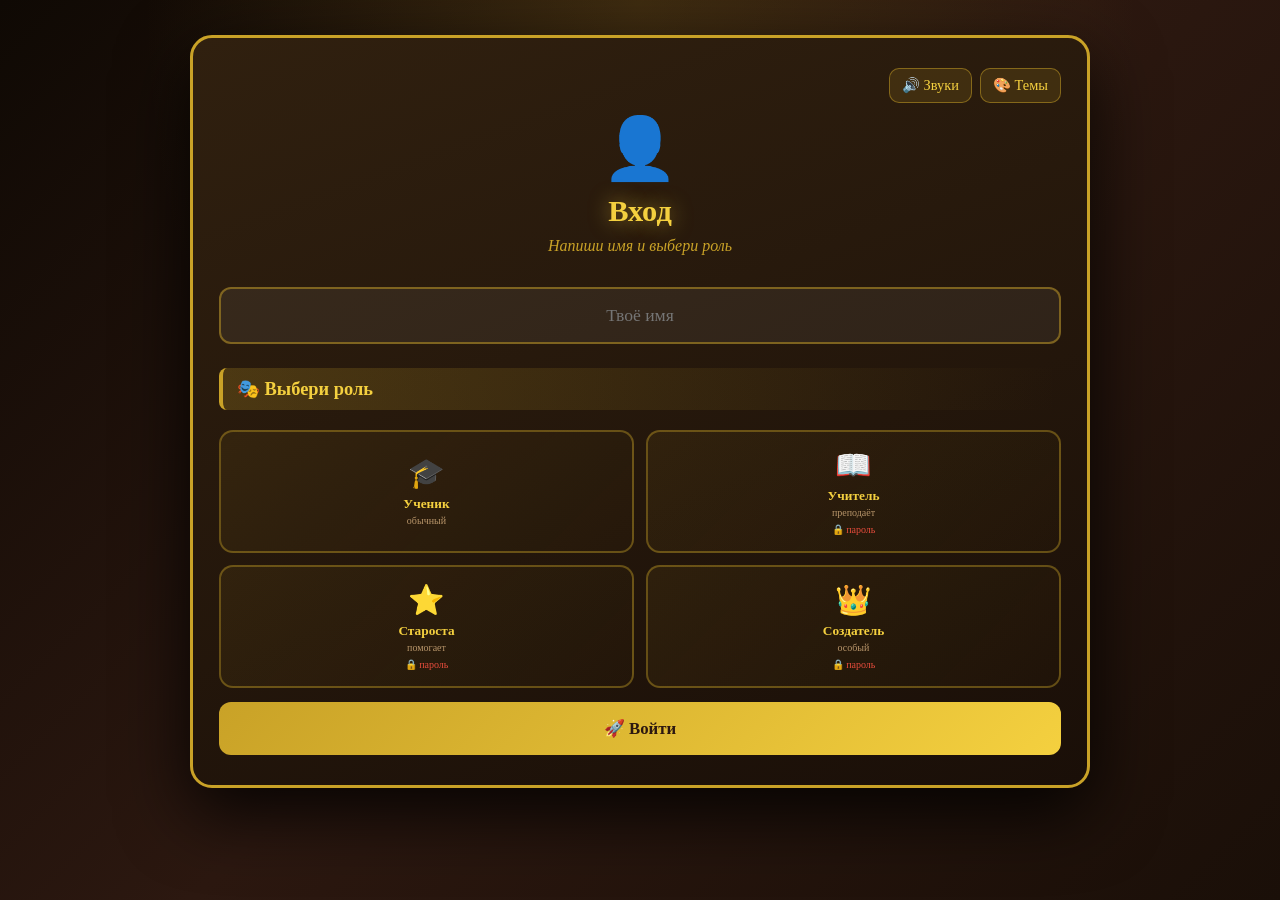
<file: game/learn-and-play/index.html>
<!DOCTYPE html>
<html lang="ru">
<head>
<meta charset="UTF-8">
<meta name="viewport" content="width=device-width,initial-scale=1.0">
<title>Учись и играй</title>
<style>
*{margin:0;padding:0;box-sizing:border-box;font-family:Georgia,serif}
body{background:radial-gradient(ellipse at top,rgba(201,162,39,.18),transparent 55%),linear-gradient(135deg,#0f0904,#2c1810,#1a0f08);background-attachment:fixed;color:#f5e6d3;padding:15px;min-height:100vh;transition:background .4s,color .4s}
body.light{background:radial-gradient(ellipse at top,rgba(230,200,120,.4),transparent 55%),linear-gradient(135deg,#f5eedc,#e8d8b8,#d4c094);color:#2c1810}
body.light .box{background:linear-gradient(160deg,#fbf5e5,#efe3c8);border-color:#8b6f1f}
body.light h1{color:#6b4f0f}
body.light h2{color:#6b4f0f;background:linear-gradient(90deg,rgba(139,111,31,.22),transparent);border-color:#8b6f1f}
body.light .sub{color:#8b6f1f}
body.light .card{background:linear-gradient(135deg,rgba(139,111,31,.12),rgba(139,111,31,.03));border-color:rgba(139,111,31,.5);color:#2c1810}
body.light .card b{color:#6b4f0f}
body.light .card small{color:#8b6f1f}
body.light .theme-card{background:linear-gradient(135deg,rgba(139,111,31,.15),rgba(139,111,31,.03));border-color:rgba(139,111,31,.5);color:#2c1810}
body.light .theme-card b{color:#6b4f0f}
body.light .theme-card small{color:#8b6f1f}
body.light input,body.light select{background:rgba(255,255,255,.7);border-color:#8b6f1f;color:#2c1810}
body.light .userbox{background:rgba(139,111,31,.12);border-color:rgba(139,111,31,.5)}
body.light .userbox .who b{color:#6b4f0f}
body.light .userbox .who small{color:#8b6f1f}
body.light .role{background:linear-gradient(135deg,rgba(139,111,31,.1),rgba(139,111,31,.02));border-color:rgba(139,111,31,.5);color:#2c1810}
body.light .role b{color:#6b4f0f}
body.light .role.on{background:linear-gradient(135deg,rgba(139,111,31,.35),rgba(139,111,31,.15));border-color:#6b4f0f}
body.light .st{background:linear-gradient(135deg,rgba(139,111,31,.18),rgba(139,111,31,.05));border-color:rgba(139,111,31,.5)}
body.light .st .v{color:#6b4f0f}
body.light .st .l{color:#8b6f1f}
body.light .q{background:linear-gradient(135deg,rgba(139,111,31,.14),rgba(139,111,31,.04));border-color:#8b6f1f;color:#2c1810}
body.light .a{background:rgba(255,255,255,.5);border-color:rgba(139,111,31,.5);color:#2c1810}
body.light .ex{background:rgba(139,111,31,.15);border-color:#8b6f1f;color:#2c1810}
body.light .art{color:#2c1810}
body.light .art h2{color:#6b4f0f;border-color:rgba(139,111,31,.5)}
body.light .art b{color:#6b4f0f}
body.light .quote{background:rgba(142,68,173,.1);color:#4a235a}
body.light .fact{background:rgba(41,128,185,.1);color:#1a5276}
body.light .d{background:rgba(139,111,31,.15);border-color:#8b6f1f}
body.light .d b{color:#6b4f0f}
body.light .p{background:rgba(139,111,31,.08);border-color:rgba(139,111,31,.4)}
body.light .p .nm{color:#6b4f0f}
body.light .fin{background:rgba(139,111,31,.15);color:#2c1810}
body.light .fin .g{color:#6b4f0f}
body.light .btn{background:linear-gradient(135deg,#8b6f1f,#d4a017);color:#fff}
body.light .btn2{background:rgba(139,111,31,.15);color:#2c1810;border-color:#8b6f1f}
body.light .back{background:rgba(139,111,31,.15);color:#8b6f1f;border-color:#8b6f1f}
body.light .df button{background:rgba(139,111,31,.1);border-color:#8b6f1f;color:#2c1810}
body.light .df button.on{background:linear-gradient(135deg,#8b6f1f,#d4a017);color:#fff}
body.light .cross{background:#e8d8b8;border-color:#8b6f1f}
body.light .cross .cell{background:#fbf5e5;border-color:rgba(139,111,31,.5)}
body.light .cross .cell input{color:#2c1810}
body.light .clues .col h3{color:#6b4f0f;background:rgba(139,111,31,.15)}
body.light .clues li{color:#2c1810}
body.light .topbar button{background:rgba(139,111,31,.15);color:#6b4f0f;border-color:#8b6f1f}
body.light .themeModalBox{background:linear-gradient(160deg,#fbf5e5,#efe3c8);border-color:#8b6f1f}
body.light .themeTile{background:rgba(139,111,31,.1);border-color:rgba(139,111,31,.5);color:#2c1810}
body.light .soundModalBox{background:linear-gradient(160deg,#fbf5e5,#efe3c8);border-color:#8b6f1f}
body.light .soundTile{background:rgba(139,111,31,.1);border-color:rgba(139,111,31,.5);color:#2c1810}
body.light .announce{background:linear-gradient(135deg,rgba(142,68,173,.15),rgba(192,57,43,.08))}
body.light .announce .text{color:#2c1810}
body.light .announce .date{color:#8b6f1f}
body.parchment{background:linear-gradient(135deg,#f4ecd8,#e6d3ab,#d4b483);color:#3b2a14}
body.parchment .box{background:linear-gradient(160deg,#fbf3dd,#f0e2c0);border-color:#a67c2a}
body.parchment h1,body.parchment h2{color:#7a5a14}
body.parchment .sub{color:#a67c2a}
body.parchment .card,body.parchment .theme-card{background:rgba(166,124,42,.14);border-color:rgba(166,124,42,.55);color:#3b2a14}
body.parchment .card b,body.parchment .theme-card b{color:#7a5a14}
body.parchment .userbox,body.parchment .st{background:rgba(166,124,42,.15);border-color:rgba(166,124,42,.5);color:#3b2a14}
body.parchment .role{background:rgba(166,124,42,.12);border-color:rgba(166,124,42,.5);color:#3b2a14}
body.parchment input,body.parchment select{background:rgba(255,255,255,.75);border-color:#a67c2a;color:#3b2a14}
body.parchment .btn{background:linear-gradient(135deg,#a67c2a,#d4a017);color:#fff}
body.parchment .topbar button{background:rgba(166,124,42,.15);color:#7a5a14;border-color:#a67c2a}
body.parchment .themeModalBox{background:linear-gradient(160deg,#fbf3dd,#f0e2c0);border-color:#a67c2a}
body.parchment .themeTile{background:rgba(166,124,42,.12);border-color:rgba(166,124,42,.5);color:#3b2a14}
body.parchment .soundModalBox{background:linear-gradient(160deg,#fbf3dd,#f0e2c0);border-color:#a67c2a}
body.parchment .soundTile{background:rgba(166,124,42,.12);border-color:rgba(166,124,42,.5);color:#3b2a14}
body.parchment .art{color:#3b2a14}
body.parchment .art h2{color:#7a5a14;border-color:rgba(166,124,42,.5)}
body.parchment .art b{color:#7a5a14}
body.parchment .d{background:rgba(166,124,42,.15);border-color:#a67c2a}
body.parchment .d b{color:#7a5a14}
body.parchment .fin{background:rgba(166,124,42,.15);color:#3b2a14}
body.parchment .fin .g{color:#7a5a14}
body.parchment .cross{background:#e6d3ab;border-color:#a67c2a}
body.parchment .cross .cell{background:#fbf3dd;border-color:rgba(166,124,42,.5)}
body.parchment .cross .cell input{color:#3b2a14}
body.parchment .clues .col h3{color:#7a5a14;background:rgba(166,124,42,.15)}
body.parchment .clues li{color:#3b2a14}
body.parchment .q{background:rgba(166,124,42,.16);border-color:#a67c2a;color:#3b2a14}
body.parchment .a{background:rgba(255,255,255,.6);border-color:rgba(166,124,42,.55);color:#3b2a14}
body.parchment .ex{background:rgba(166,124,42,.18);border-color:#a67c2a;color:#3b2a14}
body.parchment .back{background:rgba(166,124,42,.15);color:#8b6f2a;border-color:#a67c2a}
body.parchment .df button{background:rgba(166,124,42,.1);border-color:#a67c2a;color:#3b2a14}
body.parchment .df button.on{background:linear-gradient(135deg,#a67c2a,#d4a017);color:#fff}
body.parchment .btn2{background:rgba(166,124,42,.15);color:#3b2a14;border-color:#a67c2a}
body.parchment .announce{background:linear-gradient(135deg,rgba(142,68,173,.12),rgba(192,57,43,.06))}
body.parchment .announce .text{color:#3b2a14}
body.space{background:linear-gradient(135deg,#050418,#0f0a2e,#1a0f3a);color:#d8e0ff}
body.space .box{background:linear-gradient(160deg,#0f0a2e,#050418);border-color:#5b8cff}
body.space h1,body.space h2{color:#7ba7ff}
body.space .sub{color:#8fa8e0}
body.space .card,body.space .theme-card{background:rgba(91,140,255,.15);border-color:rgba(91,140,255,.5);color:#d8e0ff}
body.space .card b,body.space .theme-card b{color:#7ba7ff}
body.space .userbox,body.space .st{background:rgba(91,140,255,.15);border-color:rgba(91,140,255,.5);color:#d8e0ff}
body.space .role{background:rgba(91,140,255,.1);border-color:rgba(91,140,255,.5);color:#d8e0ff}
body.space input,body.space select{background:rgba(255,255,255,.08);border-color:#5b8cff;color:#d8e0ff}
body.space .btn{background:linear-gradient(135deg,#5b8cff,#7ba7ff);color:#050418}
body.space .topbar button{background:rgba(91,140,255,.15);color:#7ba7ff;border-color:#5b8cff}
body.space .themeModalBox{background:linear-gradient(160deg,#0f0a2e,#050418);border-color:#5b8cff}
body.space .themeTile{background:rgba(91,140,255,.12);border-color:rgba(91,140,255,.5);color:#d8e0ff}
body.space .soundModalBox{background:linear-gradient(160deg,#0f0a2e,#050418);border-color:#5b8cff}
body.space .soundTile{background:rgba(91,140,255,.12);border-color:rgba(91,140,255,.5);color:#d8e0ff}
body.space .art{color:#d8e0ff}
body.space .art h2{color:#7ba7ff;border-color:rgba(91,140,255,.5)}
body.space .art b{color:#7ba7ff}
body.space .d{background:rgba(91,140,255,.15);border-color:#5b8cff}
body.space .d b{color:#7ba7ff}
body.space .fin{background:rgba(91,140,255,.15);color:#d8e0ff}
body.space .fin .g{color:#7ba7ff}
body.space .cross{background:#0a0820;border-color:#5b8cff}
body.space .cross .cell{background:#1a1a4a;border-color:rgba(91,140,255,.5)}
body.space .cross .cell input{color:#d8e0ff}
body.space .clues .col h3{color:#7ba7ff;background:rgba(91,140,255,.15)}
body.space .clues li{color:#d8e0ff}
body.space .q{background:rgba(91,140,255,.16);border-color:#5b8cff;color:#d8e0ff}
body.space .a{background:rgba(255,255,255,.06);border-color:rgba(91,140,255,.55);color:#d8e0ff}
body.space .ex{background:rgba(91,140,255,.2);border-color:#5b8cff;color:#d8e0ff}
body.space .back{background:rgba(91,140,255,.15);color:#7ba7ff;border-color:#5b8cff}
body.space .df button{background:rgba(91,140,255,.1);border-color:#5b8cff;color:#d8e0ff}
body.space .df button.on{background:linear-gradient(135deg,#5b8cff,#7ba7ff);color:#050418}
body.space .btn2{background:rgba(91,140,255,.15);color:#d8e0ff;border-color:#5b8cff}
body.nature{background:linear-gradient(135deg,#0a1f10,#14402a,#0a2018);color:#d8f5e0}
body.nature .box{background:linear-gradient(160deg,#14402a,#0a1f10);border-color:#4ade80}
body.nature h1,body.nature h2{color:#86efac}
body.nature .sub{color:#a7d9b5}
body.nature .card,body.nature .theme-card{background:rgba(74,222,128,.15);border-color:rgba(74,222,128,.5);color:#d8f5e0}
body.nature .card b,body.nature .theme-card b{color:#86efac}
body.nature .userbox,body.nature .st{background:rgba(74,222,128,.15);border-color:rgba(74,222,128,.5);color:#d8f5e0}
body.nature .role{background:rgba(74,222,128,.1);border-color:rgba(74,222,128,.5);color:#d8f5e0}
body.nature input,body.nature select{background:rgba(255,255,255,.08);border-color:#4ade80;color:#d8f5e0}
body.nature .btn{background:linear-gradient(135deg,#4ade80,#86efac);color:#0a1f10}
body.nature .topbar button{background:rgba(74,222,128,.15);color:#86efac;border-color:#4ade80}
body.nature .themeModalBox{background:linear-gradient(160deg,#14402a,#0a1f10);border-color:#4ade80}
body.nature .themeTile{background:rgba(74,222,128,.12);border-color:rgba(74,222,128,.5);color:#d8f5e0}
body.nature .soundModalBox{background:linear-gradient(160deg,#14402a,#0a1f10);border-color:#4ade80}
body.nature .soundTile{background:rgba(74,222,128,.12);border-color:rgba(74,222,128,.5);color:#d8f5e0}
body.nature .art{color:#d8f5e0}
body.nature .art h2{color:#86efac;border-color:rgba(74,222,128,.5)}
body.nature .art b{color:#86efac}
body.nature .d{background:rgba(74,222,128,.15);border-color:#4ade80}
body.nature .d b{color:#86efac}
body.nature .fin{background:rgba(74,222,128,.15);color:#d8f5e0}
body.nature .fin .g{color:#86efac}
body.nature .cross{background:#0a2018;border-color:#4ade80}
body.nature .cross .cell{background:#1a4a30;border-color:rgba(74,222,128,.5)}
body.nature .cross .cell input{color:#d8f5e0}
body.nature .clues .col h3{color:#86efac;background:rgba(74,222,128,.15)}
body.nature .clues li{color:#d8f5e0}
body.nature .q{background:rgba(74,222,128,.16);border-color:#4ade80;color:#d8f5e0}
body.nature .a{background:rgba(255,255,255,.06);border-color:rgba(74,222,128,.55);color:#d8f5e0}
body.nature .ex{background:rgba(74,222,128,.2);border-color:#4ade80;color:#d8f5e0}
body.nature .back{background:rgba(74,222,128,.15);color:#86efac;border-color:#4ade80}
body.nature .df button{background:rgba(74,222,128,.1);border-color:#4ade80;color:#d8f5e0}
body.nature .df button.on{background:linear-gradient(135deg,#4ade80,#86efac);color:#0a1f10}
body.nature .btn2{background:rgba(74,222,128,.15);color:#d8f5e0;border-color:#4ade80}
body.neon{background:linear-gradient(135deg,#0a000a,#1a0030,#0a0020);color:#f0e0ff}
body.neon .box{background:linear-gradient(160deg,#1a0030,#0a000a);border-color:#ff00c8}
body.neon h1{color:#ff00c8}
body.neon h2{color:#00ffff}
body.neon .sub{color:#ff77dd}
body.neon .card,body.neon .theme-card{background:rgba(255,0,200,.15);border-color:rgba(255,0,200,.6);color:#f0e0ff}
body.neon .card b,body.neon .theme-card b{color:#00ffff}
body.neon .userbox,body.neon .st{background:rgba(255,0,200,.15);border-color:rgba(255,0,200,.6);color:#f0e0ff}
body.neon .role{background:rgba(255,0,200,.1);border-color:rgba(255,0,200,.6);color:#f0e0ff}
body.neon input,body.neon select{background:rgba(255,255,255,.06);border-color:#ff00c8;color:#f0e0ff}
body.neon .btn{background:linear-gradient(135deg,#ff00c8,#00ffff);color:#0a000a}
body.neon .topbar button{background:rgba(255,0,200,.15);color:#00ffff;border-color:#ff00c8}
body.neon .themeModalBox{background:linear-gradient(160deg,#1a0030,#0a000a);border-color:#ff00c8}
body.neon .themeTile{background:rgba(255,0,200,.12);border-color:rgba(255,0,200,.5);color:#f0e0ff}
body.neon .soundModalBox{background:linear-gradient(160deg,#1a0030,#0a000a);border-color:#ff00c8}
body.neon .soundTile{background:rgba(255,0,200,.12);border-color:rgba(255,0,200,.5);color:#f0e0ff}
body.neon .art{color:#f0e0ff}
body.neon .art h2{color:#00ffff;border-color:rgba(255,0,200,.5)}
body.neon .art b{color:#00ffff}
body.neon .d{background:rgba(255,0,200,.15);border-color:#ff00c8}
body.neon .d b{color:#00ffff}
body.neon .fin{background:rgba(255,0,200,.15);color:#f0e0ff}
body.neon .fin .g{color:#00ffff}
body.neon .cross{background:#0a000a;border-color:#ff00c8}
body.neon .cross .cell{background:#2a0040;border-color:rgba(255,0,200,.5)}
body.neon .cross .cell input{color:#f0e0ff}
body.neon .clues .col h3{color:#00ffff;background:rgba(255,0,200,.15)}
body.neon .clues li{color:#f0e0ff}
body.neon .q{background:rgba(255,0,200,.16);border-color:#ff00c8;color:#f0e0ff}
body.neon .a{background:rgba(255,255,255,.05);border-color:rgba(255,0,200,.55);color:#f0e0ff}
body.neon .ex{background:rgba(0,255,255,.15);border-color:#00ffff;color:#f0e0ff}
body.neon .back{background:rgba(255,0,200,.15);color:#00ffff;border-color:#ff00c8}
body.neon .df button{background:rgba(255,0,200,.1);border-color:#ff00c8;color:#f0e0ff}
body.neon .df button.on{background:linear-gradient(135deg,#ff00c8,#00ffff);color:#0a000a}
body.neon .btn2{background:rgba(255,0,200,.15);color:#f0e0ff;border-color:#ff00c8}
body.blood{background:linear-gradient(135deg,#1a0000,#3a0000,#0a0000);color:#ffe0e0}
body.blood .box{background:linear-gradient(160deg,#3a0000,#1a0000);border-color:#dc143c}
body.blood h1,body.blood h2{color:#ff4444}
body.blood .sub{color:#e0a0a0}
body.blood .card,body.blood .theme-card{background:rgba(220,20,60,.15);border-color:rgba(220,20,60,.5);color:#ffe0e0}
body.blood .card b,body.blood .theme-card b{color:#ff4444}
body.blood .userbox,body.blood .st{background:rgba(220,20,60,.15);border-color:rgba(220,20,60,.5);color:#ffe0e0}
body.blood .role{background:rgba(220,20,60,.1);border-color:rgba(220,20,60,.5);color:#ffe0e0}
body.blood input,body.blood select{background:rgba(255,255,255,.06);border-color:#dc143c;color:#ffe0e0}
body.blood .btn{background:linear-gradient(135deg,#dc143c,#ff4444);color:#fff}
body.blood .topbar button{background:rgba(220,20,60,.15);color:#ff4444;border-color:#dc143c}
body.blood .themeModalBox{background:linear-gradient(160deg,#3a0000,#1a0000);border-color:#dc143c}
body.blood .themeTile{background:rgba(220,20,60,.12);border-color:rgba(220,20,60,.5);color:#ffe0e0}
body.blood .soundModalBox{background:linear-gradient(160deg,#3a0000,#1a0000);border-color:#dc143c}
body.blood .soundTile{background:rgba(220,20,60,.12);border-color:rgba(220,20,60,.5);color:#ffe0e0}
body.blood .art{color:#ffe0e0}
body.blood .art h2{color:#ff4444;border-color:rgba(220,20,60,.5)}
body.blood .art b{color:#ff4444}
body.blood .d{background:rgba(220,20,60,.15);border-color:#dc143c}
body.blood .d b{color:#ff4444}
body.blood .fin{background:rgba(220,20,60,.15);color:#ffe0e0}
body.blood .fin .g{color:#ff4444}
body.blood .cross{background:#0a0000;border-color:#dc143c}
body.blood .cross .cell{background:#4a1010;border-color:rgba(220,20,60,.5)}
body.blood .cross .cell input{color:#ffe0e0}
body.blood .clues .col h3{color:#ff4444;background:rgba(220,20,60,.15)}
body.blood .clues li{color:#ffe0e0}
body.blood .q{background:rgba(220,20,60,.16);border-color:#dc143c;color:#ffe0e0}
body.blood .a{background:rgba(255,255,255,.05);border-color:rgba(220,20,60,.55);color:#ffe0e0}
body.blood .ex{background:rgba(220,20,60,.2);border-color:#dc143c;color:#ffe0e0}
body.blood .back{background:rgba(220,20,60,.15);color:#ff4444;border-color:#dc143c}
body.blood .df button{background:rgba(220,20,60,.1);border-color:#dc143c;color:#ffe0e0}
body.blood .df button.on{background:linear-gradient(135deg,#dc143c,#ff4444);color:#fff}
body.blood .btn2{background:rgba(220,20,60,.15);color:#ffe0e0;border-color:#dc143c}
body.gold{background:linear-gradient(135deg,#0a0800,#1a1400,#000000);color:#fff8d8}
body.gold .box{background:linear-gradient(160deg,#1a1400,#0a0800);border-color:#ffd700}
body.gold h1,body.gold h2{color:#ffd700}
body.gold .sub{color:#d4b860}
body.gold .card,body.gold .theme-card{background:rgba(255,215,0,.15);border-color:rgba(255,215,0,.55);color:#fff8d8}
body.gold .card b,body.gold .theme-card b{color:#ffd700}
body.gold .userbox,body.gold .st{background:rgba(255,215,0,.15);border-color:rgba(255,215,0,.55);color:#fff8d8}
body.gold .role{background:rgba(255,215,0,.1);border-color:rgba(255,215,0,.55);color:#fff8d8}
body.gold input,body.gold select{background:rgba(255,255,255,.06);border-color:#ffd700;color:#fff8d8}
body.gold .btn{background:linear-gradient(135deg,#ffd700,#ffed4e);color:#0a0800}
body.gold .topbar button{background:rgba(255,215,0,.15);color:#ffd700;border-color:#ffd700}
body.gold .themeModalBox{background:linear-gradient(160deg,#1a1400,#0a0800);border-color:#ffd700}
body.gold .themeTile{background:rgba(255,215,0,.12);border-color:rgba(255,215,0,.5);color:#fff8d8}
body.gold .soundModalBox{background:linear-gradient(160deg,#1a1400,#0a0800);border-color:#ffd700}
body.gold .soundTile{background:rgba(255,215,0,.12);border-color:rgba(255,215,0,.5);color:#fff8d8}
body.gold .art{color:#fff8d8}
body.gold .art h2{color:#ffd700;border-color:rgba(255,215,0,.5)}
body.gold .art b{color:#ffd700}
body.gold .d{background:rgba(255,215,0,.15);border-color:#ffd700}
body.gold .d b{color:#ffd700}
body.gold .fin{background:rgba(255,215,0,.15);color:#fff8d8}
body.gold .fin .g{color:#ffd700}
body.gold .cross{background:#000;border-color:#ffd700}
body.gold .cross .cell{background:#3a2e00;border-color:rgba(255,215,0,.5)}
body.gold .cross .cell input{color:#fff8d8}
body.gold .clues .col h3{color:#ffd700;background:rgba(255,215,0,.15)}
body.gold .clues li{color:#fff8d8}
body.gold .q{background:rgba(255,215,0,.16);border-color:#ffd700;color:#fff8d8}
body.gold .a{background:rgba(255,255,255,.05);border-color:rgba(255,215,0,.55);color:#fff8d8}
body.gold .ex{background:rgba(255,215,0,.2);border-color:#ffd700;color:#fff8d8}
body.gold .back{background:rgba(255,215,0,.15);color:#ffd700;border-color:#ffd700}
body.gold .df button{background:rgba(255,215,0,.1);border-color:#ffd700;color:#fff8d8}
body.gold .df button.on{background:linear-gradient(135deg,#ffd700,#ffed4e);color:#0a0800}
body.gold .btn2{background:rgba(255,215,0,.15);color:#fff8d8;border-color:#ffd700}
body.ocean{background:linear-gradient(135deg,#021b2e,#064663,#0a7ea4);color:#d0f0ff}
body.ocean .box{background:linear-gradient(160deg,#064663,#021b2e);border-color:#00b4d8}
body.ocean h1,body.ocean h2{color:#00d4ff}
body.ocean .sub{color:#7fd8f0}
body.ocean .card,body.ocean .theme-card{background:rgba(0,180,216,.15);border-color:rgba(0,180,216,.5);color:#d0f0ff}
body.ocean .card b,body.ocean .theme-card b{color:#00d4ff}
body.ocean .userbox,body.ocean .st{background:rgba(0,180,216,.15);border-color:rgba(0,180,216,.5);color:#d0f0ff}
body.ocean .role{background:rgba(0,180,216,.1);border-color:rgba(0,180,216,.5);color:#d0f0ff}
body.ocean input,body.ocean select{background:rgba(255,255,255,.08);border-color:#00b4d8;color:#d0f0ff}
body.ocean .btn{background:linear-gradient(135deg,#00b4d8,#00d4ff);color:#021b2e}
body.ocean .topbar button{background:rgba(0,180,216,.15);color:#00d4ff;border-color:#00b4d8}
body.ocean .themeModalBox{background:linear-gradient(160deg,#064663,#021b2e);border-color:#00b4d8}
body.ocean .themeTile{background:rgba(0,180,216,.12);border-color:rgba(0,180,216,.5);color:#d0f0ff}
body.ocean .soundModalBox{background:linear-gradient(160deg,#064663,#021b2e);border-color:#00b4d8}
body.ocean .soundTile{background:rgba(0,180,216,.12);border-color:rgba(0,180,216,.5);color:#d0f0ff}
body.ocean .art{color:#d0f0ff}
body.ocean .art h2{color:#00d4ff;border-color:rgba(0,180,216,.5)}
body.ocean .art b{color:#00d4ff}
body.ocean .d{background:rgba(0,180,216,.15);border-color:#00b4d8}
body.ocean .d b{color:#00d4ff}
body.ocean .fin{background:rgba(0,180,216,.15);color:#d0f0ff}
body.ocean .fin .g{color:#00d4ff}
body.ocean .cross{background:#021b2e;border-color:#00b4d8}
body.ocean .cross .cell{background:#064663;border-color:rgba(0,180,216,.5)}
body.ocean .cross .cell input{color:#d0f0ff}
body.ocean .clues .col h3{color:#00d4ff;background:rgba(0,180,216,.15)}
body.ocean .clues li{color:#d0f0ff}
body.ocean .q{background:rgba(0,180,216,.16);border-color:#00b4d8;color:#d0f0ff}
body.ocean .a{background:rgba(255,255,255,.06);border-color:rgba(0,180,216,.55);color:#d0f0ff}
body.ocean .ex{background:rgba(0,180,216,.2);border-color:#00b4d8;color:#d0f0ff}
body.ocean .back{background:rgba(0,180,216,.15);color:#00d4ff;border-color:#00b4d8}
body.ocean .df button{background:rgba(0,180,216,.1);border-color:#00b4d8;color:#d0f0ff}
body.ocean .df button.on{background:linear-gradient(135deg,#00b4d8,#00d4ff);color:#021b2e}
body.ocean .btn2{background:rgba(0,180,216,.15);color:#d0f0ff;border-color:#00b4d8}
body.sakura{background:linear-gradient(135deg,#fff0f5,#ffe0eb,#ffd1dc);color:#5a1a2e}
body.sakura .box{background:linear-gradient(160deg,#fff5f8,#ffe4ec);border-color:#ff69b4}
body.sakura h1,body.sakura h2{color:#c71585}
body.sakura .sub{color:#db7093}
body.sakura .card,body.sakura .theme-card{background:rgba(255,105,180,.15);border-color:rgba(255,105,180,.5);color:#5a1a2e}
body.sakura .card b,body.sakura .theme-card b{color:#c71585}
body.sakura .userbox,body.sakura .st{background:rgba(255,105,180,.15);border-color:rgba(255,105,180,.5);color:#5a1a2e}
body.sakura .role{background:rgba(255,105,180,.1);border-color:rgba(255,105,180,.5);color:#5a1a2e}
body.sakura input,body.sakura select{background:rgba(255,255,255,.7);border-color:#ff69b4;color:#5a1a2e}
body.sakura .btn{background:linear-gradient(135deg,#ff69b4,#ff1493);color:#fff}
body.sakura .topbar button{background:rgba(255,105,180,.15);color:#c71585;border-color:#ff69b4}
body.sakura .themeModalBox{background:linear-gradient(160deg,#fff5f8,#ffe4ec);border-color:#ff69b4}
body.sakura .themeTile{background:rgba(255,105,180,.12);border-color:rgba(255,105,180,.5);color:#5a1a2e}
body.sakura .soundModalBox{background:linear-gradient(160deg,#fff5f8,#ffe4ec);border-color:#ff69b4}
body.sakura .soundTile{background:rgba(255,105,180,.12);border-color:rgba(255,105,180,.5);color:#5a1a2e}
body.sakura .art{color:#5a1a2e}
body.sakura .art h2{color:#c71585;border-color:rgba(255,105,180,.5)}
body.sakura .art b{color:#c71585}
body.sakura .d{background:rgba(255,105,180,.15);border-color:#ff69b4}
body.sakura .d b{color:#c71585}
body.sakura .fin{background:rgba(255,105,180,.15);color:#5a1a2e}
body.sakura .fin .g{color:#c71585}
body.sakura .cross{background:#ffe4ec;border-color:#ff69b4}
body.sakura .cross .cell{background:#fff5f8;border-color:rgba(255,105,180,.5)}
body.sakura .cross .cell input{color:#5a1a2e}
body.sakura .clues .col h3{color:#c71585;background:rgba(255,105,180,.15)}
body.sakura .clues li{color:#5a1a2e}
body.sakura .q{background:rgba(255,105,180,.16);border-color:#ff69b4;color:#5a1a2e}
body.sakura .a{background:rgba(255,255,255,.6);border-color:rgba(255,105,180,.55);color:#5a1a2e}
body.sakura .ex{background:rgba(255,105,180,.18);border-color:#ff69b4;color:#5a1a2e}
body.sakura .back{background:rgba(255,105,180,.15);color:#c71585;border-color:#ff69b4}
body.sakura .df button{background:rgba(255,105,180,.1);border-color:#ff69b4;color:#5a1a2e}
body.sakura .df button.on{background:linear-gradient(135deg,#ff69b4,#ff1493);color:#fff}
body.sakura .btn2{background:rgba(255,105,180,.15);color:#5a1a2e;border-color:#ff69b4}
body.volcano{background:linear-gradient(135deg,#0a0000,#2a0a00,#1a0000);color:#ffd0a0}
body.volcano .box{background:linear-gradient(160deg,#2a0a00,#0a0000);border-color:#ff4500}
body.volcano h1,body.volcano h2{color:#ff6600}
body.volcano .sub{color:#ff8c42}
body.volcano .card,body.volcano .theme-card{background:rgba(255,69,0,.15);border-color:rgba(255,69,0,.5);color:#ffd0a0}
body.volcano .card b,body.volcano .theme-card b{color:#ff6600}
body.volcano .userbox,body.volcano .st{background:rgba(255,69,0,.15);border-color:rgba(255,69,0,.5);color:#ffd0a0}
body.volcano .role{background:rgba(255,69,0,.1);border-color:rgba(255,69,0,.5);color:#ffd0a0}
body.volcano input,body.volcano select{background:rgba(255,255,255,.06);border-color:#ff4500;color:#ffd0a0}
body.volcano .btn{background:linear-gradient(135deg,#ff4500,#ff6600);color:#0a0000}
body.volcano .topbar button{background:rgba(255,69,0,.15);color:#ff6600;border-color:#ff4500}
body.volcano .themeModalBox{background:linear-gradient(160deg,#2a0a00,#0a0000);border-color:#ff4500}
body.volcano .themeTile{background:rgba(255,69,0,.12);border-color:rgba(255,69,0,.5);color:#ffd0a0}
body.volcano .soundModalBox{background:linear-gradient(160deg,#2a0a00,#0a0000);border-color:#ff4500}
body.volcano .soundTile{background:rgba(255,69,0,.12);border-color:rgba(255,69,0,.5);color:#ffd0a0}
body.volcano .art{color:#ffd0a0}
body.volcano .art h2{color:#ff6600;border-color:rgba(255,69,0,.5)}
body.volcano .art b{color:#ff6600}
body.volcano .d{background:rgba(255,69,0,.15);border-color:#ff4500}
body.volcano .d b{color:#ff6600}
body.volcano .fin{background:rgba(255,69,0,.15);color:#ffd0a0}
body.volcano .fin .g{color:#ff6600}
body.volcano .cross{background:#0a0000;border-color:#ff4500}
body.volcano .cross .cell{background:#2a0a00;border-color:rgba(255,69,0,.5)}
body.volcano .cross .cell input{color:#ffd0a0}
body.volcano .clues .col h3{color:#ff6600;background:rgba(255,69,0,.15)}
body.volcano .clues li{color:#ffd0a0}
body.volcano .q{background:rgba(255,69,0,.16);border-color:#ff4500;color:#ffd0a0}
body.volcano .a{background:rgba(255,255,255,.05);border-color:rgba(255,69,0,.55);color:#ffd0a0}
body.volcano .ex{background:rgba(255,69,0,.2);border-color:#ff4500;color:#ffd0a0}
body.volcano .back{background:rgba(255,69,0,.15);color:#ff6600;border-color:#ff4500}
body.volcano .df button{background:rgba(255,69,0,.1);border-color:#ff4500;color:#ffd0a0}
body.volcano .df button.on{background:linear-gradient(135deg,#ff4500,#ff6600);color:#0a0000}
body.volcano .btn2{background:rgba(255,69,0,.15);color:#ffd0a0;border-color:#ff4500}
body.autumn{background:linear-gradient(135deg,#3a1e0a,#5a2e0a,#2a1508);color:#ffe0b0}
body.autumn .box{background:linear-gradient(160deg,#5a2e0a,#3a1e0a);border-color:#d2691e}
body.autumn h1,body.autumn h2{color:#ff8c00}
body.autumn .sub{color:#daa520}
body.autumn .card,body.autumn .theme-card{background:rgba(210,105,30,.15);border-color:rgba(210,105,30,.5);color:#ffe0b0}
body.autumn .card b,body.autumn .theme-card b{color:#ff8c00}
body.autumn .userbox,body.autumn .st{background:rgba(210,105,30,.15);border-color:rgba(210,105,30,.5);color:#ffe0b0}
body.autumn .role{background:rgba(210,105,30,.1);border-color:rgba(210,105,30,.5);color:#ffe0b0}
body.autumn input,body.autumn select{background:rgba(255,255,255,.06);border-color:#d2691e;color:#ffe0b0}
body.autumn .btn{background:linear-gradient(135deg,#d2691e,#ff8c00);color:#2a1508}
body.autumn .topbar button{background:rgba(210,105,30,.15);color:#ff8c00;border-color:#d2691e}
body.autumn .themeModalBox{background:linear-gradient(160deg,#5a2e0a,#3a1e0a);border-color:#d2691e}
body.autumn .themeTile{background:rgba(210,105,30,.12);border-color:rgba(210,105,30,.5);color:#ffe0b0}
body.autumn .soundModalBox{background:linear-gradient(160deg,#5a2e0a,#3a1e0a);border-color:#d2691e}
body.autumn .soundTile{background:rgba(210,105,30,.12);border-color:rgba(210,105,30,.5);color:#ffe0b0}
body.autumn .art{color:#ffe0b0}
body.autumn .art h2{color:#ff8c00;border-color:rgba(210,105,30,.5)}
body.autumn .art b{color:#ff8c00}
body.autumn .d{background:rgba(210,105,30,.15);border-color:#d2691e}
body.autumn .d b{color:#ff8c00}
body.autumn .fin{background:rgba(210,105,30,.15);color:#ffe0b0}
body.autumn .fin .g{color:#ff8c00}
body.autumn .cross{background:#2a1508;border-color:#d2691e}
body.autumn .cross .cell{background:#5a2e0a;border-color:rgba(210,105,30,.5)}
body.autumn .cross .cell input{color:#ffe0b0}
body.autumn .clues .col h3{color:#ff8c00;background:rgba(210,105,30,.15)}
body.autumn .clues li{color:#ffe0b0}
body.autumn .q{background:rgba(210,105,30,.16);border-color:#d2691e;color:#ffe0b0}
body.autumn .a{background:rgba(255,255,255,.05);border-color:rgba(210,105,30,.55);color:#ffe0b0}
body.autumn .ex{background:rgba(210,105,30,.2);border-color:#d2691e;color:#ffe0b0}
body.autumn .back{background:rgba(210,105,30,.15);color:#ff8c00;border-color:#d2691e}
body.autumn .df button{background:rgba(210,105,30,.1);border-color:#d2691e;color:#ffe0b0}
body.autumn .df button.on{background:linear-gradient(135deg,#d2691e,#ff8c00);color:#2a1508}
body.autumn .btn2{background:rgba(210,105,30,.15);color:#ffe0b0;border-color:#d2691e}
body.sunset{background:linear-gradient(135deg,#2a0a2e,#8b1a4a,#ff6347);color:#fff0e0}
body.sunset .box{background:linear-gradient(160deg,#4a0a3a,#2a0a2e);border-color:#ff6347}
body.sunset h1,body.sunset h2{color:#ffb347}
body.sunset .sub{color:#ffa07a}
body.sunset .card,body.sunset .theme-card{background:rgba(255,99,71,.15);border-color:rgba(255,99,71,.5);color:#fff0e0}
body.sunset .card b,body.sunset .theme-card b{color:#ffb347}
body.sunset .userbox,body.sunset .st{background:rgba(255,99,71,.15);border-color:rgba(255,99,71,.5);color:#fff0e0}
body.sunset .role{background:rgba(255,99,71,.1);border-color:rgba(255,99,71,.5);color:#fff0e0}
body.sunset input,body.sunset select{background:rgba(255,255,255,.08);border-color:#ff6347;color:#fff0e0}
body.sunset .btn{background:linear-gradient(135deg,#ff6347,#ffb347);color:#2a0a2e}
body.sunset .topbar button{background:rgba(255,99,71,.15);color:#ffb347;border-color:#ff6347}
body.sunset .themeModalBox{background:linear-gradient(160deg,#4a0a3a,#2a0a2e);border-color:#ff6347}
body.sunset .themeTile{background:rgba(255,99,71,.12);border-color:rgba(255,99,71,.5);color:#fff0e0}
body.sunset .soundModalBox{background:linear-gradient(160deg,#4a0a3a,#2a0a2e);border-color:#ff6347}
body.sunset .soundTile{background:rgba(255,99,71,.12);border-color:rgba(255,99,71,.5);color:#fff0e0}
body.sunset .art{color:#fff0e0}
body.sunset .art h2{color:#ffb347;border-color:rgba(255,99,71,.5)}
body.sunset .art b{color:#ffb347}
body.sunset .d{background:rgba(255,99,71,.15);border-color:#ff6347}
body.sunset .d b{color:#ffb347}
body.sunset .fin{background:rgba(255,99,71,.15);color:#fff0e0}
body.sunset .fin .g{color:#ffb347}
body.sunset .cross{background:#2a0a2e;border-color:#ff6347}
body.sunset .cross .cell{background:#4a0a3a;border-color:rgba(255,99,71,.5)}
body.sunset .cross .cell input{color:#fff0e0}
body.sunset .clues .col h3{color:#ffb347;background:rgba(255,99,71,.15)}
body.sunset .clues li{color:#fff0e0}
body.sunset .q{background:rgba(255,99,71,.16);border-color:#ff6347;color:#fff0e0}
body.sunset .a{background:rgba(255,255,255,.06);border-color:rgba(255,99,71,.55);color:#fff0e0}
body.sunset .ex{background:rgba(255,99,71,.2);border-color:#ff6347;color:#fff0e0}
body.sunset .back{background:rgba(255,99,71,.15);color:#ffb347;border-color:#ff6347}
body.sunset .df button{background:rgba(255,99,71,.1);border-color:#ff6347;color:#fff0e0}
body.sunset .df button.on{background:linear-gradient(135deg,#ff6347,#ffb347);color:#2a0a2e}
body.sunset .btn2{background:rgba(255,99,71,.15);color:#fff0e0;border-color:#ff6347}
body.choco{background:linear-gradient(135deg,#1a0e08,#3e2418,#2a1810);color:#f5deb3}
body.choco .box{background:linear-gradient(160deg,#3e2418,#1a0e08);border-color:#8b4513}
body.choco h1,body.choco h2{color:#d2691e}
body.choco .sub{color:#c9a96e}
body.choco .card,body.choco .theme-card{background:rgba(139,69,19,.2);border-color:rgba(139,69,19,.6);color:#f5deb3}
body.choco .card b,body.choco .theme-card b{color:#d2691e}
body.choco .userbox,body.choco .st{background:rgba(139,69,19,.2);border-color:rgba(139,69,19,.6);color:#f5deb3}
body.choco .role{background:rgba(139,69,19,.15);border-color:rgba(139,69,19,.6);color:#f5deb3}
body.choco input,body.choco select{background:rgba(255,255,255,.08);border-color:#8b4513;color:#f5deb3}
body.choco .btn{background:linear-gradient(135deg,#8b4513,#d2691e);color:#f5deb3}
body.choco .topbar button{background:rgba(139,69,19,.2);color:#d2691e;border-color:#8b4513}
body.choco .themeModalBox{background:linear-gradient(160deg,#3e2418,#1a0e08);border-color:#8b4513}
body.choco .themeTile{background:rgba(139,69,19,.15);border-color:rgba(139,69,19,.6);color:#f5deb3}
body.choco .soundModalBox{background:linear-gradient(160deg,#3e2418,#1a0e08);border-color:#8b4513}
body.choco .soundTile{background:rgba(139,69,19,.15);border-color:rgba(139,69,19,.6);color:#f5deb3}
body.choco .art{color:#f5deb3}
body.choco .art h2{color:#d2691e;border-color:rgba(139,69,19,.6)}
body.choco .art b{color:#d2691e}
body.choco .d{background:rgba(139,69,19,.2);border-color:#8b4513}
body.choco .d b{color:#d2691e}
body.choco .fin{background:rgba(139,69,19,.2);color:#f5deb3}
body.choco .fin .g{color:#d2691e}
body.choco .cross{background:#1a0e08;border-color:#8b4513}
body.choco .cross .cell{background:#3e2418;border-color:rgba(139,69,19,.6)}
body.choco .cross .cell input{color:#f5deb3}
body.choco .clues .col h3{color:#d2691e;background:rgba(139,69,19,.2)}
body.choco .clues li{color:#f5deb3}
body.choco .q{background:rgba(139,69,19,.25);border-color:#8b4513;color:#f5deb3}
body.choco .a{background:rgba(255,255,255,.06);border-color:rgba(139,69,19,.6);color:#f5deb3}
body.choco .ex{background:rgba(139,69,19,.25);border-color:#8b4513;color:#f5deb3}
body.choco .back{background:rgba(139,69,19,.2);color:#d2691e;border-color:#8b4513}
body.choco .df button{background:rgba(139,69,19,.15);border-color:#8b4513;color:#f5deb3}
body.choco .df button.on{background:linear-gradient(135deg,#8b4513,#d2691e);color:#f5deb3}
body.choco .btn2{background:rgba(139,69,19,.2);color:#f5deb3;border-color:#8b4513}
body.crystal{background:linear-gradient(135deg,#e0f7fa,#b2ebf2,#80deea);color:#004d5a}
body.crystal .box{background:linear-gradient(160deg,#e8f9fc,#c8eef5);border-color:#00acc1}
body.crystal h1,body.crystal h2{color:#00838f}
body.crystal .sub{color:#00897b}
body.crystal .card,body.crystal .theme-card{background:rgba(0,172,193,.15);border-color:rgba(0,172,193,.5);color:#004d5a}
body.crystal .card b,body.crystal .theme-card b{color:#00838f}
body.crystal .userbox,body.crystal .st{background:rgba(0,172,193,.15);border-color:rgba(0,172,193,.5);color:#004d5a}
body.crystal .role{background:rgba(0,172,193,.1);border-color:rgba(0,172,193,.5);color:#004d5a}
body.crystal input,body.crystal select{background:rgba(255,255,255,.7);border-color:#00acc1;color:#004d5a}
body.crystal .btn{background:linear-gradient(135deg,#00acc1,#00bcd4);color:#fff}
body.crystal .topbar button{background:rgba(0,172,193,.15);color:#00838f;border-color:#00acc1}
body.crystal .themeModalBox{background:linear-gradient(160deg,#e8f9fc,#c8eef5);border-color:#00acc1}
body.crystal .themeTile{background:rgba(0,172,193,.12);border-color:rgba(0,172,193,.5);color:#004d5a}
body.crystal .soundModalBox{background:linear-gradient(160deg,#e8f9fc,#c8eef5);border-color:#00acc1}
body.crystal .soundTile{background:rgba(0,172,193,.12);border-color:rgba(0,172,193,.5);color:#004d5a}
body.crystal .art{color:#004d5a}
body.crystal .art h2{color:#00838f;border-color:rgba(0,172,193,.5)}
body.crystal .art b{color:#00838f}
body.crystal .d{background:rgba(0,172,193,.15);border-color:#00acc1}
body.crystal .d b{color:#00838f}
body.crystal .fin{background:rgba(0,172,193,.15);color:#004d5a}
body.crystal .fin .g{color:#00838f}
body.crystal .cross{background:#c8eef5;border-color:#00acc1}
body.crystal .cross .cell{background:#e8f9fc;border-color:rgba(0,172,193,.5)}
body.crystal .cross .cell input{color:#004d5a}
body.crystal .clues .col h3{color:#00838f;background:rgba(0,172,193,.15)}
body.crystal .clues li{color:#004d5a}
body.crystal .q{background:rgba(0,172,193,.16);border-color:#00acc1;color:#004d5a}
body.crystal .a{background:rgba(255,255,255,.6);border-color:rgba(0,172,193,.55);color:#004d5a}
body.crystal .ex{background:rgba(0,172,193,.18);border-color:#00acc1;color:#004d5a}
body.crystal .back{background:rgba(0,172,193,.15);color:#00838f;border-color:#00acc1}
body.crystal .df button{background:rgba(0,172,193,.1);border-color:#00acc1;color:#004d5a}
body.crystal .df button.on{background:linear-gradient(135deg,#00acc1,#00bcd4);color:#fff}
body.crystal .btn2{background:rgba(0,172,193,.15);color:#004d5a;border-color:#00acc1}
.box{max-width:900px;margin:20px auto;background:linear-gradient(160deg,#30200f,#1a0f08);border:3px solid #c9a227;border-radius:22px;padding:30px 26px;box-shadow:0 25px 70px rgba(0,0,0,.85);transition:background .4s,border-color .4s}
h1{color:#f4d03f;text-align:center;font-size:1.9em;margin-bottom:8px;text-shadow:0 0 20px rgba(244,208,63,.55)}
h2{color:#f4d03f;font-size:1.15em;padding:10px 14px;margin:24px 0 12px;background:linear-gradient(90deg,rgba(201,162,39,.22),transparent);border-left:4px solid #c9a227;border-radius:8px}
.sub{text-align:center;color:#c9a227;font-style:italic;margin-bottom:18px}
.hero{font-size:3.8em;text-align:center;margin-bottom:10px;animation:fl 3s ease-in-out infinite}
@keyframes fl{0%,100%{transform:translateY(0)}50%{transform:translateY(-12px)}}
.scr{display:none}
.scr.on{display:block;animation:fd .5s ease}
@keyframes fd{from{opacity:0;transform:translateY(20px)}to{opacity:1;transform:translateY(0)}}
.topbar{display:flex;justify-content:flex-end;gap:8px;margin-bottom:10px;flex-wrap:wrap}
.topbar button{background:rgba(201,162,39,.15);border:1px solid rgba(201,162,39,.5);color:#f4d03f;padding:8px 12px;border-radius:10px;cursor:pointer;font-size:.9em;font-family:inherit;transition:all .3s}
input[type=text],input[type=password],select{width:100%;padding:16px;font-size:1.1em;background:rgba(255,255,255,.06);border:2px solid rgba(201,162,39,.5);border-radius:12px;color:#f5e6d3;font-family:inherit;text-align:center;margin-top:14px}
select{text-align:left;cursor:pointer}
input:focus,select:focus{outline:none;border-color:#f4d03f}
.btn{display:block;width:100%;padding:16px;background:linear-gradient(135deg,#c9a227,#f4d03f);color:#2c1810;border:none;border-radius:12px;font-size:1.05em;font-weight:bold;cursor:pointer;margin-top:14px;font-family:inherit}
.btn2{background:rgba(255,255,255,.08);color:#f5e6d3;border:2px solid rgba(201,162,39,.5)}
.back{background:rgba(201,162,39,.1);border:1px solid rgba(201,162,39,.35);color:#c9a227;cursor:pointer;font-size:.9em;padding:9px 14px;margin-bottom:14px;font-family:inherit;border-radius:8px}
.card{display:flex;align-items:center;gap:16px;width:100%;text-align:left;background:linear-gradient(135deg,rgba(201,162,39,.1),rgba(201,162,39,.02));border:2px solid rgba(201,162,39,.4);border-radius:14px;padding:16px;margin:10px 0;color:#f5e6d3;cursor:pointer;font-family:inherit;font-size:1em}
.card .ic{font-size:2.4em}
.card b{color:#f4d03f;font-size:1.15em;display:block;margin-bottom:3px}
.card small{color:#b8956a;font-size:.86em}
.theme-card{display:flex;align-items:center;gap:20px;width:100%;text-align:left;background:linear-gradient(135deg,rgba(201,162,39,.15),rgba(201,162,39,.03));border:3px solid rgba(201,162,39,.5);border-radius:18px;padding:22px;margin:14px 0;color:#f5e6d3;cursor:pointer;font-family:inherit;font-size:1em}
.theme-card .ic{font-size:3.2em;flex-shrink:0}
.theme-card b{color:#f4d03f;font-size:1.35em;display:block;margin-bottom:5px}
.theme-card small{color:#b8956a;font-size:.95em;display:block;line-height:1.4}
.theme-card .arrow{margin-left:auto;font-size:2em;color:#c9a227}
.userbox{display:flex;align-items:center;gap:12px;background:rgba(201,162,39,.12);border:1px solid rgba(201,162,39,.4);border-radius:12px;padding:14px 16px;margin-bottom:15px}
.userbox .av{font-size:2em}
.userbox .who{flex:1}
.userbox .who b{color:#f4d03f;display:block;font-size:1.1em}
.userbox .who small{color:#b8956a;font-size:.85em}
.userbox .out{background:rgba(231,76,60,.2);border:1px solid #e74c3c;color:#e74c3c;padding:8px 14px;border-radius:8px;cursor:pointer;font-size:.9em;font-family:inherit}
.roles{display:grid;grid-template-columns:1fr 1fr;gap:12px;margin-top:20px}
.role{padding:16px;background:linear-gradient(135deg,rgba(201,162,39,.08),rgba(201,162,39,.02));border:2px solid rgba(201,162,39,.4);border-radius:14px;cursor:pointer;text-align:center;font-family:inherit;color:#f5e6d3}
.role.on{background:linear-gradient(135deg,rgba(201,162,39,.35),rgba(201,162,39,.15));border-color:#f4d03f}
.role .em{font-size:2.2em;display:block;margin-bottom:6px}
.role b{color:#f4d03f;display:block;font-size:1em}
.role small{color:#b8956a;font-size:.75em}
.role .lock{font-size:.75em;color:#e74c3c;display:block;margin-top:4px}
.passbox{margin-top:18px;padding:16px;background:rgba(201,162,39,.12);border:1px solid rgba(201,162,39,.4);border-radius:12px;display:none}
.passbox.on{display:block}
.passbox p{text-align:center;color:#c9a227;font-size:.9em;margin-bottom:6px}
.st{display:flex;justify-content:space-around;background:linear-gradient(135deg,rgba(201,162,39,.18),rgba(201,162,39,.05));border:1px solid rgba(201,162,39,.4);border-radius:12px;padding:14px 8px;margin-bottom:16px;text-align:center;gap:8px}
.st>div{flex:1}
.st .v{font-size:1.6em;color:#f4d03f;font-weight:bold;font-family:'Segoe UI',sans-serif}
.st .l{font-size:.72em;color:#b8956a;margin-top:3px}
.q{background:linear-gradient(135deg,rgba(201,162,39,.14),rgba(201,162,39,.04));padding:16px 18px;border-left:5px solid #c9a227;border-radius:10px;margin-bottom:16px;font-size:1.08em;line-height:1.55}
.a{display:block;width:100%;padding:15px 16px;background:rgba(255,255,255,.05);border:2px solid rgba(201,162,39,.4);border-radius:12px;color:#f5e6d3;font-size:1em;text-align:left;cursor:pointer;margin:9px 0;font-family:inherit}
.a:disabled{cursor:not-allowed;opacity:.85}
.a.ok{background:rgba(39,174,96,.55);border-color:#27ae60}
.a.no{background:rgba(231,76,60,.55);border-color:#e74c3c}
.ex{background:rgba(201,162,39,.18);border-left:5px solid #c9a227;padding:14px;border-radius:10px;margin-top:14px;display:none;line-height:1.55}
.df{display:flex;gap:10px;justify-content:center;margin:16px 0;flex-wrap:wrap}
.df button{padding:11px 18px;background:rgba(255,255,255,.05);border:2px solid rgba(201,162,39,.5);border-radius:25px;color:#f5e6d3;cursor:pointer;font-family:inherit}
.df button.on{background:linear-gradient(135deg,#c9a227,#f4d03f);color:#2c1810;font-weight:bold}
.art{line-height:1.8;font-size:1em;color:#e8d8bf}
.art h2{color:#f4d03f;font-size:1.25em;margin:30px 0 14px;padding:0 0 10px;background:none;border:none;border-bottom:2px solid rgba(201,162,39,.4);border-radius:0}
.art h3{color:#c9a227;font-size:1.08em;margin:20px 0 8px}
.art p{margin-bottom:12px}
.art b{color:#f4d03f}
.art ul{margin:8px 0 14px 22px}
.art li{margin:7px 0;line-height:1.7}
.poem{background:linear-gradient(135deg,rgba(201,162,39,.08),rgba(201,162,39,.02));border-left:5px solid #c9a227;border-radius:10px;padding:18px 22px;margin:18px 0;line-height:2;font-style:italic;white-space:pre-line;color:#e8d8bf}
.quote{background:linear-gradient(135deg,rgba(142,68,173,.15),rgba(142,68,173,.05));border-left:5px solid #8e44ad;border-radius:10px;padding:14px 18px;margin:16px 0;font-style:italic;color:#c39bd3;line-height:1.7}
.fact{background:linear-gradient(135deg,rgba(41,128,185,.15),rgba(41,128,185,.05));border-left:5px solid #2980b9;border-radius:10px;padding:14px 18px;margin:16px 0;color:#aed6f1}
.d{background:rgba(201,162,39,.15);border-left:5px solid #c9a227;padding:14px;border-radius:10px;margin:16px 0}
.d b{color:#f4d03f;display:block;margin-bottom:6px}
.d ul{list-style:none;margin:0;padding:0}
.d li{padding:6px 0;border-bottom:1px dashed rgba(201,162,39,.25);font-size:.95em}
.d li b{color:#c9a227;display:inline-block;min-width:85px}
.p{background:linear-gradient(135deg,rgba(201,162,39,.1),transparent);border:1px solid rgba(201,162,39,.35);border-radius:12px;padding:16px 18px;margin:16px 0}
.p .nm{color:#f4d03f;font-weight:bold;font-size:1.1em;display:block;margin-bottom:8px}
.fin{text-align:center;background:rgba(201,162,39,.15);padding:20px;border-radius:12px;margin:16px 0;line-height:1.6}
.fin .g{font-size:1.4em;color:#c9a227;font-weight:bold;margin-top:10px;display:block}
.cross{display:grid;gap:2px;justify-content:center;margin:20px auto;background:#1a0f08;padding:10px;border-radius:12px;border:2px solid #c9a227;max-width:100%;overflow-x:auto}
.cross .cell{width:42px;height:42px;background:#4a3020;border:1px solid rgba(201,162,39,.35);border-radius:4px;position:relative}
.cross .cell.black{background:transparent;border:none}
.cross .cell .num{position:absolute;top:2px;left:3px;font-size:.65em;color:#c9a227;font-weight:bold}
.cross .cell input{width:100%;height:100%;background:transparent;border:none;color:#f5e6d3;font-size:1.3em;text-align:center;text-transform:uppercase;font-weight:bold;font-family:inherit;padding:0;margin:0}
.cross .cell input.ok{background:rgba(39,174,96,.6);color:#fff}
.cross .cell input.no{background:rgba(231,76,60,.6);color:#fff}
.clues{margin-top:20px;display:grid;grid-template-columns:1fr 1fr;gap:15px}
.clues .col h3{color:#f4d03f;font-size:1em;margin-bottom:10px;padding:8px 10px;background:rgba(201,162,39,.15);border-left:3px solid #c9a227;border-radius:6px}
.clues ol{margin:0 0 0 20px;padding:0;list-style:none;counter-reset:clue}
.clues li{counter-increment:clue;margin:7px 0;font-size:.93em;line-height:1.45;color:#e8d8bf;padding-left:26px;position:relative}
.clues li::before{content:counter(clue) ".";position:absolute;left:0;color:#c9a227;font-weight:bold;min-width:22px}
.announce{background:linear-gradient(135deg,rgba(142,68,173,.25),rgba(192,57,43,.15));border:2px solid #8e44ad;border-radius:14px;padding:16px 20px;margin-bottom:15px}
.announce::before{content:'📢 ОБЪЯВЛЕНИЕ';display:block;color:#c39bd3;font-size:.8em;font-weight:bold;letter-spacing:1px;margin-bottom:6px}
.announce .text{color:#f5e6d3;line-height:1.5}
.announce .date{display:block;color:#b8956a;font-size:.8em;margin-top:8px;font-style:italic}
.themeModal,.soundModal{display:none;position:fixed;top:0;left:0;width:100%;height:100%;background:rgba(0,0,0,.8);z-index:1000;justify-content:center;align-items:center;padding:20px}
.themeModal.on,.soundModal.on{display:flex}
.themeModalBox,.soundModalBox{background:linear-gradient(160deg,#30200f,#1a0f08);border:3px solid #c9a227;border-radius:20px;padding:24px;max-width:420px;width:100%;max-height:90vh;overflow-y:auto}
.themeModalBox h2,.soundModalBox h2{margin:0 0 16px;text-align:center;font-size:1.2em;padding:10px;background:linear-gradient(90deg,rgba(201,162,39,.25),transparent);border-left:4px solid #c9a227;border-radius:8px}
.themeGrid,.soundGrid{display:grid;grid-template-columns:1fr 1fr;gap:10px}
.themeTile,.soundTile{display:flex;flex-direction:column;align-items:center;gap:6px;padding:14px 10px;background:rgba(255,255,255,.06);border:2px solid rgba(201,162,39,.4);border-radius:12px;cursor:pointer;font-family:inherit;font-size:.9em;color:#f5e6d3}
.themeTile.active,.soundTile.active{border-color:#f4d03f;background:linear-gradient(135deg,rgba(201,162,39,.4),rgba(201,162,39,.15))}
.themeTile .tic,.soundTile .sic{font-size:1.8em}
.themeCloseBtn,.soundCloseBtn{margin-top:16px;width:100%;padding:12px;background:rgba(255,255,255,.08);border:2px solid rgba(201,162,39,.5);border-radius:10px;color:inherit;cursor:pointer;font-family:inherit;font-size:1em}
@media(max-width:700px){.cross .cell{width:34px;height:34px}.cross .cell input{font-size:1.05em}.clues{grid-template-columns:1fr}}
@media(max-width:600px){body{padding:8px}.box{padding:18px 14px;border-radius:16px}h1{font-size:1.4em}h2{font-size:1.05em;padding:8px 10px}.hero{font-size:2.6em}.sub{font-size:.9em}.topbar{gap:6px}.topbar button{padding:10px 12px;font-size:.85em;flex:1}.card{padding:12px;gap:10px}.card .ic{font-size:1.8em}.card b{font-size:1em}.card small{font-size:.78em}.theme-card{padding:14px;gap:12px}.theme-card .ic{font-size:2.2em}.theme-card b{font-size:1.05em}.theme-card small{font-size:.8em}.theme-card .arrow{font-size:1.4em}.roles{grid-template-columns:1fr 1fr;gap:8px}.role{padding:12px 8px}.role .em{font-size:1.6em}.st{padding:10px 6px;gap:5px}.st .v{font-size:1.2em}.st .l{font-size:.65em}.q{padding:12px 14px;font-size:1em}.a{padding:13px 12px;font-size:.95em}.art{font-size:.95em;line-height:1.7}.art h2{font-size:1.1em;margin:22px 0 10px}.btn{padding:14px;font-size:1em}.df button{padding:9px 12px;font-size:.85em;flex:1}.cross .cell{width:30px;height:30px}.cross .cell input{font-size:.95em}.cross .cell .num{font-size:.55em}.clues .col h3{font-size:.92em;padding:6px 8px}.clues li{font-size:.86em;padding-left:22px}.themeGrid,.soundGrid{grid-template-columns:1fr 1fr;gap:8px}.themeTile,.soundTile{padding:11px 8px;font-size:.82em}.themeTile .tic,.soundTile .sic{font-size:1.5em}.themeModalBox,.soundModalBox{padding:18px}.userbox{padding:11px 12px;gap:8px}.userbox .av{font-size:1.6em}.userbox .who b{font-size:1em}.userbox .who small{font-size:.78em}.userbox .out{padding:7px 10px;font-size:.8em}input[type=text],input[type=password],select{padding:14px;font-size:1em}.back{padding:8px 11px;font-size:.85em}.announce{padding:12px 14px}.announce .text{font-size:.92em}.poem{padding:14px 16px;font-size:.92em}}
@media(max-width:380px){.box{padding:14px 10px}h1{font-size:1.25em}.hero{font-size:2.2em}.card{padding:10px;gap:8px}.card .ic{font-size:1.6em}.theme-card .ic{font-size:2em}.st .v{font-size:1.05em}.cross .cell{width:26px;height:26px}.cross .cell input{font-size:.85em}.roles{grid-template-columns:1fr}.themeGrid,.soundGrid{grid-template-columns:1fr}}
</style>
<meta name="theme-color" content="#2a1b0a">
<meta name="mobile-web-app-capable" content="yes">
<meta name="apple-mobile-web-app-capable" content="yes">
<meta name="apple-mobile-web-app-status-bar-style" content="black-translucent">
<meta name="apple-mobile-web-app-title" content="Учись и играй">
<link rel="manifest" href="manifest.webmanifest">
<link rel="apple-touch-icon" href="icons/apple-touch-icon-180.png">
<script>
if ('serviceWorker' in navigator && /^https?:$/.test(location.protocol)) {
  window.addEventListener('load', function () {
    navigator.serviceWorker.register('sw.js').catch(function () {});
  });
}
</script>
</head>
<body>
<div class="box">
<div class="topbar">
<button id="soundBtn" onclick="openSoundModal()">🔊 Звуки</button>
<button id="themeBtn" onclick="openThemeModal()">🎨 Темы</button>
</div>

<div id="loginScreen" class="scr on">
<div class="hero">👤</div>
<h1>Вход</h1>
<p class="sub">Напиши имя и выбери роль</p>
<input type="text" id="nameInput" placeholder="Твоё имя" maxlength="30">
<h2>🎭 Выбери роль</h2>
<div class="roles">
<button class="role" data-role="Ученик" onclick="pickRole(this)"><span class="em">🎓</span><b>Ученик</b><small>обычный</small></button>
<button class="role" data-role="Учитель" onclick="pickRole(this)"><span class="em">📖</span><b>Учитель</b><small>преподаёт</small><span class="lock">🔒 пароль</span></button>
<button class="role" data-role="Староста" onclick="pickRole(this)"><span class="em">⭐</span><b>Староста</b><small>помогает</small><span class="lock">🔒 пароль</span></button>
<button class="role" data-role="Создатель" onclick="pickRole(this)"><span class="em">👑</span><b>Создатель</b><small>особый</small><span class="lock">🔒 пароль</span></button>
</div>
<div class="passbox" id="passBox">
<p>🔒 Введи пароль для роли</p>
<input type="password" id="passInput" placeholder="Пароль" maxlength="20">
</div>
<button class="btn" onclick="doLogin()">🚀 Войти</button>
</div>

<div id="subjects" class="scr">
<div class="userbox">
<div class="av" id="userAvatar">👤</div>
<div class="who"><b id="userName">—</b><small id="userRole">—</small></div>
<button class="out" onclick="logout()">Выйти</button>
</div>
<div id="announcementBox">
  <div class="announce">
    <div class="text">
      Привет всем, спасибо что слушаете меня, я буду очень рад если вы все зайдёте на мой сайт. Спасибо!
      <span class="date">6 октября 2026</span>
    </div>
  </div>
</div>
<div class="hero">📚</div>
<h1>Учись и играй</h1>
<p class="sub">✦ Выбери предмет ✦</p>
<h2>📖 Предметы</h2>
<button class="card" onclick="go('histHome')"><div class="ic">🏰</div><div><b>История</b><small>Статьи · викторины · кроссворды</small></div></button>
<button class="card" onclick="go('litHome')"><div class="ic">📖</div><div><b>Литература</b><small>Пушкин · Лермонтов · статьи</small></div></button>
<button class="card" onclick="go('mathHome')"><div class="ic">➗</div><div><b>Математика</b><small>Примеры · задачи · уравнения</small></div></button>
<h2>😄 Развлечение</h2>
<button class="card" onclick="startFun()"><div class="ic">😂</div><div><b>Кто прав?</b><small>Шутливая игра</small></div></button>
</div>

<div id="themeModal" class="themeModal">
  <div class="themeModalBox">
    <h2>🎨 Выбери тему оформления</h2>
    <div class="themeGrid">
      <button class="themeTile" data-theme="dark" onclick="setTheme('dark')"><span class="tic">🌙</span><b>Тёмная</b></button>
      <button class="themeTile" data-theme="light" onclick="setTheme('light')"><span class="tic">☀️</span><b>Светлая</b></button>
      <button class="themeTile" data-theme="parchment" onclick="setTheme('parchment')"><span class="tic">📜</span><b>Пергамент</b></button>
      <button class="themeTile" data-theme="space" onclick="setTheme('space')"><span class="tic">🌌</span><b>Космос</b></button>
      <button class="themeTile" data-theme="nature" onclick="setTheme('nature')"><span class="tic">🌿</span><b>Природа</b></button>
      <button class="themeTile" data-theme="neon" onclick="setTheme('neon')"><span class="tic">🎮</span><b>Неон</b></button>
      <button class="themeTile" data-theme="blood" onclick="setTheme('blood')"><span class="tic">🩸</span><b>Красная</b></button>
      <button class="themeTile" data-theme="gold" onclick="setTheme('gold')"><span class="tic">👑</span><b>Золотая</b></button>
      <button class="themeTile" data-theme="ocean" onclick="setTheme('ocean')"><span class="tic">🌊</span><b>Океан</b></button>
      <button class="themeTile" data-theme="sakura" onclick="setTheme('sakura')"><span class="tic">🌸</span><b>Сакура</b></button>
      <button class="themeTile" data-theme="volcano" onclick="setTheme('volcano')"><span class="tic">🌋</span><b>Вулкан</b></button>
      <button class="themeTile" data-theme="autumn" onclick="setTheme('autumn')"><span class="tic">🍂</span><b>Осень</b></button>
      <button class="themeTile" data-theme="sunset" onclick="setTheme('sunset')"><span class="tic">🌇</span><b>Закат</b></button>
      <button class="themeTile" data-theme="choco" onclick="setTheme('choco')"><span class="tic">🍫</span><b>Шоколад</b></button>
      <button class="themeTile" data-theme="crystal" onclick="setTheme('crystal')"><span class="tic">💎</span><b>Кристалл</b></button>
    </div>
    <button class="themeCloseBtn" onclick="closeThemeModal()">Закрыть</button>
  </div>
</div>

<div id="soundModal" class="soundModal">
  <div class="soundModalBox">
    <h2>🔊 Выбери звуки</h2>
    <div class="soundGrid">
      <button class="soundTile" data-sound="standard" onclick="setSoundPack('standard')"><span class="sic">🔊</span><b>Стандарт</b></button>
      <button class="soundTile" data-sound="retro" onclick="setSoundPack('retro')"><span class="sic">🎮</span><b>Ретро</b></button>
      <button class="soundTile" data-sound="soft" onclick="setSoundPack('soft')"><span class="sic">🎹</span><b>Мягкий</b></button>
      <button class="soundTile" data-sound="bell" onclick="setSoundPack('bell')"><span class="sic">🔔</span><b>Колокольчики</b></button>
      <button class="soundTile" data-sound="robot" onclick="setSoundPack('robot')"><span class="sic">🤖</span><b>Робот</b></button>
      <button class="soundTile" data-sound="meme" onclick="setSoundPack('meme')"><span class="sic">🗑️</span><b>Мусор дроп</b></button>
      <button class="soundTile" data-sound="meme2" onclick="setSoundPack('meme2')"><span class="sic">🎵</span><b>Discipline</b></button>
      <button class="soundTile" data-sound="meme3" onclick="setSoundPack('meme3')"><span class="sic">🐱</span><b>Охаешечки</b></button>
      <button class="soundTile" data-sound="off" onclick="setSoundPack('off')"><span class="sic">🔇</span><b>Без звука</b></button>
    </div>
    <button class="soundCloseBtn" onclick="closeSoundModal()">Закрыть</button>
  </div>
</div><div id="litHome" class="scr">
<button class="back" onclick="go('subjects')">← Назад</button>
<div class="hero">📖</div>
<h1>Литература — 6-7 класс</h1>
<p class="sub">✦ Выбери тему ✦</p>
<button class="theme-card" onclick="go('pushkinTopic')">
<div class="ic">✍️</div>
<div><b>Александр Сергеевич Пушкин</b><small>1799–1837 · великий русский поэт<br>📖 2 статьи · 🎯 4 викторины · 🧩 3 кроссворда</small></div>
<span class="arrow">›</span>
</button>
<button class="theme-card" onclick="go('lermontovTopic')">
<div class="ic">🖋️</div>
<div><b>Михаил Юрьевич Лермонтов</b><small>1814–1841 · великий русский поэт<br>📖 Большая статья · 📜 3 стихотворения · 🎯 2 викторины</small></div>
<span class="arrow">›</span>
</button>
<button class="theme-card" onclick="alert('Скоро: Гоголь, Тургенев, Толстой, Чехов')">
<div class="ic">📚</div>
<div><b>Другие писатели</b><small>🚧 В разработке</small></div>
<span class="arrow">›</span>
</button>
</div>

<div id="pushkinTopic" class="scr">
<button class="back" onclick="go('litHome')">← К темам</button>
<div class="hero">✍️</div>
<h1>Александр Сергеевич Пушкин</h1>
<p class="sub">1799–1837 · «солнце русской поэзии»</p>
<h2>📖 Читать</h2>
<button class="card" onclick="go('pushkin')"><div class="ic">📜</div><div><b>Большая статья: Пушкин</b><small>Подробно о жизни и творчестве</small></div></button>
<button class="card" onclick="go('dubrovsky')"><div class="ic">🗡️</div><div><b>Роман «Дубровский» — о романе</b><small>История, сюжет, герои, разбор</small></div></button>
<button class="card" onclick="go('dubrovskyRead')"><div class="ic">📖</div><div><b>Читать «Дубровского» полностью</b><small>Все главы романа</small></div></button>
<h2>🎯 Викторины</h2>
<button class="card" onclick="pickPush('bio')"><div class="ic">🎯</div><div><b>Викторина 1: Биография</b><small>15 вопросов о жизни</small></div></button>
<button class="card" onclick="pickPush('works')"><div class="ic">🎯</div><div><b>Викторина 2: Произведения</b><small>15 вопросов о книгах</small></div></button>
<button class="card" onclick="pickPush('quotes')"><div class="ic">💬</div><div><b>Викторина 3: Цитаты и герои</b><small>12 вопросов</small></div></button>
<button class="card" onclick="pickPush('dubrovsky')"><div class="ic">🗡️</div><div><b>Викторина 4: «Дубровский»</b><small>15 вопросов о романе</small></div></button>
<h2>🧩 Кроссворды</h2>
<button class="card" onclick="goCrossPush('bio')"><div class="ic">🧩</div><div><b>Кроссворд 1: Пушкин</b><small>8 слов о жизни</small></div></button>
<button class="card" onclick="goCrossPush('works')"><div class="ic">🧩</div><div><b>Кроссворд 2: Произведения</b><small>8 слов о книгах</small></div></button>
<button class="card" onclick="goCrossPush('dubrovsky')"><div class="ic">🧩</div><div><b>Кроссворд 3: «Дубровский»</b><small>8 слов о романе</small></div></button>
<button class="btn btn2" onclick="go('litHome')">🏠 К темам</button>
</div>

<div id="pushkin" class="scr">
<button class="back" onclick="go('pushkinTopic')">← К разделу «Пушкин»</button>
<h1>✍️ Александр Сергеевич Пушкин</h1>
<p class="sub">1799–1837 · великий русский поэт</p>
<div class="art">
<h2>Введение</h2>
<p><b>Александр Сергеевич Пушкин</b> (1799–1837) — великий русский поэт, драматург и прозаик, реформатор русского литературного языка. Его называют <b>«солнцем русской поэзии»</b>.</p>
<p>Пушкин прожил всего <b>37 лет</b>, но успел написать более <b>800 произведений</b>: стихи, поэмы, сказки, романы, повести, драмы.</p>
<div class="quote">«Пушкин — наше всё» — Аполлон Григорьев (1859).</div>
<h2>1. Детство (1799–1811)</h2>
<p>Родился <b>6 июня 1799 года</b> в Москве. Отец — <b>Сергей Львович Пушкин</b>, мать — <b>Надежда Осиповна</b>, внучка «арапа Петра Великого» <b>Абрама Ганнибала</b>.</p>
<p>Особую роль сыграла няня — <b>Арина Родионовна</b>.</p>
<div class="fact"><b>💡 Интересно.</b> Дома Пушкины говорили по-французски. Русский язык Саша выучил от няни и бабушки.</div>
<h2>2. Царскосельский лицей (1811–1817)</h2>
<p>В <b>1811 году</b> 12-летний Пушкин поступил в <b>Царскосельский лицей</b>. Друзья: Пущин, Дельвиг, Кюхельбекер, Горчаков.</p>
<p>В <b>1814 году</b> — первое стихотворение <b>«Воспоминания в Царском Селе»</b>.</p>
<div class="quote">«Я не умер! Вот кто заменит Державина!» — воскликнул Державин.</div>
<h2>3. Петербург (1817–1820)</h2>
<p>После лицея — служба в Коллегии иностранных дел. В <b>1820</b> закончил поэму <b>«Руслан и Людмила»</b>.</p>
<p>Писал политические стихи: «Вольность», «К Чаадаеву», «Деревня».</p>
<h2>4. Южная ссылка (1820–1824)</h2>
<p>Сослан в <b>Кишинёв</b>, затем в <b>Одессу</b>. Написал: «Кавказский пленник», «Бахчисарайский фонтан», «Цыганы». Начал <b>«Евгения Онегина»</b>.</p>
<h2>5. Михайловское (1824–1826)</h2>
<p>Сослан в родовое имение. Написал трагедию <b>«Борис Годунов»</b> (1825).</p>
<div class="fact"><b>💡 Интересно.</b> В Михайловском у Пушкина была только няня Арина Родионовна.</div>
<h2>6. Возвращение и Болдинская осень (1826–1830)</h2>
<p>В <b>1828</b> встретил <b>Наталью Гончарову</b>. В <b>1830</b> — <b>Болдинская осень</b>.</p>
<div class="fact"><b>💡 Болдинская осень (1830).</b>
<ul>
<li>«Повести Белкина» — 5 повестей</li>
<li>«Маленькие трагедии» — 4 пьесы</li>
<li>30 стихотворений</li>
<li>Завершил «Евгения Онегина»</li>
</ul></div>
<h2>7. Женитьба (1831)</h2>
<p>В феврале <b>1831</b> обвенчался с <b>Натальей Гончаровой</b>. Четверо детей.</p>
<h2>8. Последние годы (1831–1837)</h2>
<p>В <b>1836</b> основал журнал <b>«Современник»</b>.</p>
<h2>9. Дуэль и смерть (1837)</h2>
<p>Дуэль с <b>Дантесом</b> — <b>27 января 1837</b> на Чёрной речке. Умер <b>29 января</b> в 37 лет.</p>
<h2>10. Творчество</h2>
<h3>📖 Сказки</h3>
<ul>
<li>«Сказка о попе...» (1830)</li>
<li>«Сказка о царе Салтане» (1831)</li>
<li>«Сказка о рыбаке и рыбке» (1833)</li>
<li>«Сказка о мёртвой царевне» (1833)</li>
<li>«Сказка о золотом петушке» (1834)</li>
</ul>
<h3>📜 Поэмы</h3>
<ul>
<li>«Руслан и Людмила»</li>
<li>«Кавказский пленник»</li>
<li>«Бахчисарайский фонтан»</li>
<li>«Цыганы»</li>
<li>«Полтава»</li>
<li>«Медный всадник»</li>
</ul>
<h3>📚 Романы и повести</h3>
<ul>
<li><b>«Евгений Онегин»</b></li>
<li><b>«Дубровский»</b></li>
<li><b>«Пиковая дама»</b></li>
<li><b>«Капитанская дочка»</b></li>
<li><b>«Повести Белкина»</b></li>
</ul>
<h2>11. Значение Пушкина</h2>
<div class="p"><span class="nm">✍️ Вклад в литературу</span>
<p>✔ Создал современный русский литературный язык</p>
<p>✔ Показал красоту русской речи</p>
<p>✔ Оказал влияние на всех русских писателей</p>
</div>
<div class="d"><b>📌 Важные даты</b>
<ul>
<li><b>1799</b> — родился</li>
<li><b>1811–1817</b> — лицей</li>
<li><b>1820</b> — «Руслан и Людмила»</li>
<li><b>1830</b> — Болдинская осень</li>
<li><b>1831</b> — женился</li>
<li><b>1837</b> — дуэль и смерть</li>
</ul>
</div>
</div>
<button class="btn" onclick="pickPush('bio')">🎯 Викторина</button>
<button class="btn btn2" onclick="goCrossPush('bio')">🧩 Кроссворд</button>
<button class="btn btn2" onclick="go('pushkinTopic')">🏠 К разделу</button>
</div>

<div id="dubrovsky" class="scr">
<button class="back" onclick="go('pushkinTopic')">← К разделу «Пушкин»</button>
<h1>🗡️ Роман «Дубровский» — о романе</h1>
<p class="sub">1832–1833 · незавершённый роман Пушкина</p>
<div class="art">
<h2>Введение</h2>
<p><b>«Дубровский»</b> — незавершённый роман Александра Сергеевича Пушкина, написанный в <b>1832–1833 годах</b>. Это история о дворянине-разбойнике, о любви и мести, о несправедливости и чести.</p>
<p>Роман не был закончен и не был опубликован при жизни Пушкина. Впервые он вышел в свет в <b>1841 году</b> — уже после смерти поэта.</p>
<div class="quote">«Дубровский» — это русский «Робин Гуд»: благородный разбойник, который мстит за несправедливость.</div>
<h2>1. История создания</h2>
<p>Пушкин работал над романом в <b>1832–1833 годах</b>. Сохранились черновые рукописи — по ним видно, что автор несколько раз менял план и название.</p>
<h3>Как возник замысел</h3>
<p>Пушкину рассказали реальную историю: белорусский дворянин <b>Островский</b> был лишён имения богатым соседом. Он собрал крестьян и стал разбойником. Эта история и легла в основу романа.</p>
<div class="fact"><b>💡 Интересно.</b> Пушкин не закончил роман. Последняя глава обрывается на полуслове.</div>
<h2>2. Сюжет (краткое содержание)</h2>
<h3>Том 1</h3>
<p><b>Глава 1.</b> В поместье <b>Кирилы Петровича Троекурова</b> — богатого и властного барина — гости. Он дружит со своим соседом, бедным дворянином <b>Андреем Гавриловичем Дубровским</b>. Но однажды между ними происходит ссора.</p>
<p><b>Глава 2.</b> Троекуров, пользуясь связями, отбирает у Дубровского имение <b>Кистенёвку</b>. Дубровский не выдерживает — сходит с ума и умирает.</p>
<p><b>Глава 3.</b> Сын Дубровского — <b>Владимир</b> — приезжает на похороны отца. Ночью он сжигает родной дом, чтобы он не достался врагу. Крестьяне уходят с ним в лес.</p>
<p><b>Глава 4.</b> Владимир становится <b>разбойником</b>. Его шайка грабит богатых, но не трогает бедных.</p>
<div class="quote">«Он грабил только богатых, а бедных не трогал» — так говорили о Дубровском в народе.</div>
<p><b>Глава 5.</b> Дубровский под видом француза-гувернёра <b>Дефоржа</b> проникает в дом Троекурова. Он хочет отомстить, но влюбляется в дочь Троекурова — <b>Машу</b>.</p>
<h3>Том 2</h3>
<p><b>Глава 6.</b> Маша и «Дефорж» сближаются. Маша влюбляется в него.</p>
<p><b>Глава 7.</b> Троекуров решает выдать Машу замуж за старого князя <b>Верейского</b>. Маша в отчаянии.</p>
<p><b>Глава 8.</b> Дубровский раскрывается Маше. Он признаётся, что он — разбойник.</p>
<p><b>Глава 9.</b> Маша просит отца не выдавать её замуж. Троекуров непреклонен.</p>
<p><b>Глава 10.</b> Машу венчают с Верейским.</p>
<p><b>Глава 11.</b> Дубровский останавливает карету, но Маша отказывается бежать: она уже обвенчана.</p>
<div class="quote">«Я согласилась, я дала клятву... Я не могу её нарушить» — говорит Маша.</div>
<p><b>Глава 12.</b> Дубровский распускает свою шайку и уезжает за границу.</p>
<h2>3. Главные герои</h2>
<div class="p"><span class="nm">🗡️ Владимир Андреевич Дубровский</span>
<p>Молодой дворянин, сын Андрея Дубровского. Офицер, получивший образование в Петербурге. Честный, благородный, смелый. После смерти отца становится разбойником, но сохраняет благородство. Влюблён в Машу Троекурову.</p></div>
<div class="p"><span class="nm">🌸 Мария Кириловна Троекурова</span>
<p>Дочь Кирилы Троекурова. Красивая, умная, добрая. Любит Дубровского. Но когда её венчают с Верейским, она не может нарушить клятву.</p></div>
<div class="p"><span class="nm">👑 Кирила Петрович Троекуров</span>
<p>Богатый, властный, самодур. Держит весь уезд в страхе. Дружит с Дубровским-старшим, но из-за пустяка лишает его имения. Любит только свою дочь Машу, но не считается с её чувствами.</p></div>
<div class="p"><span class="nm">👴 Андрей Гаврилович Дубровский</span>
<p>Отец Владимира. Бедный, но гордый дворянин. Не выдерживает несправедливости и умирает.</p></div>
<h2>4. Второстепенные герои</h2>
<div class="p"><span class="nm">📜 Шабашкин</span><p>Асессор, который помогает Троекурову отобрать имение. Подлый и продажный.</p></div>
<div class="p"><span class="nm">👴 Князь Верейский</span><p>Старый князь, за которого выдают Машу. Богатый, но нелюбимый.</p></div>
<div class="p"><span class="nm">👦 Саша</span><p>Сын Троекурова, брат Маши. Он помогает «Дефоржу».</p></div>
<div class="p"><span class="nm">🕵️ Архип-кузнец</span><p>Кузнец, который запирает приказных в доме во время пожара.</p></div>
<h2>5. Композиция</h2>
<p>Роман состоит из <b>двух томов</b> (частей).</p>
<div class="p"><span class="nm">📘 Том 1</span>
<p>Ссора Троекурова и Дубровского-старшего. Смерть отца. Владимир становится разбойником. Проникает в дом Троекурова под видом Дефоржа.</p></div>
<div class="p"><span class="nm">📗 Том 2</span>
<p>Любовь Маши и Дубровского. Попытка спасти Машу. Венчание с Верейским. Отказ Маши. Дубровский уезжает.</p></div>
<div class="fact"><b>💡 Особенность.</b> Роман не закончен. Последняя глава обрывается на полуслове.</div>
<h2>6. Темы и проблемы</h2>
<div class="p"><span class="nm">⚖️ Несправедливость</span>
<p>Главная тема — <b>несправедливость</b>. Богатый Троекуров отбирает имение у бедного Дубровского. Закон на стороне богатых.</p></div>
<div class="p"><span class="nm">🗡️ Месть и благородство</span>
<p>Дубровский хочет мстить, но его благородство не позволяет ему быть жестоким. Он грабит только богатых.</p></div>
<div class="p"><span class="nm">❤️ Любовь</span>
<p>Любовь Маши и Дубровского — светлая, но трагическая. Они не могут быть вместе из-за сословных различий и воли отца.</p></div>
<div class="p"><span class="nm">👑 Самодурство</span>
<p>Троекуров — типичный самодур. Он не считается ни с законом, ни с чувствами других.</p></div>
<div class="p"><span class="nm">🙏 Клятва и честь</span>
<p>Маша не может нарушить клятву, данную в церкви. Для неё честь — выше любви.</p></div>
<h2>7. Художественные средства</h2>
<div class="p"><span class="nm">🎨 Портреты</span>
<p>Пушкин подробно описывает внешность героев. Например, Троекуров: «...высокий, полный, с лицом, выражающим надменность».</p></div>
<div class="p"><span class="nm">🎨 Речь героев</span>
<p>Каждый герой говорит по-своему: Троекуров — властно, Дубровский — благородно, крестьяне — простонародно.</p></div>
<div class="p"><span class="nm">🎨 Пейзаж</span>
<p>Описания природы помогают понять настроение героев.</p></div>
<div class="p"><span class="nm">🎨 Контраст</span>
<p>Пушкин противопоставляет богатых и бедных, добрых и злых, честных и подлых.</p></div>
<h2>8. Значение романа</h2>
<div class="p"><span class="nm">✍️ Вклад в литературу</span>
<p>✔ Первый русский роман о благородном разбойнике</p>
<p>✔ Правдивое изображение крепостной России</p>
<p>✔ Яркие характеры героев</p>
<p>✔ Влияние на русскую литературу</p>
</div>
<div class="fact"><b>💡 Интересно.</b> По мотивам «Дубровского» снято несколько фильмов и опер. Самая известная — опера Эдуарда Направника (1894).</div>
<div class="d"><b>📌 Важные факты</b>
<ul>
<li><b>1832–1833</b> — написан роман</li>
<li><b>1841</b> — первая публикация (после смерти Пушкина)</li>
<li><b>2 тома</b> — роман не закончен</li>
<li><b>Владимир Дубровский</b> — главный герой</li>
<li><b>Маша Троекурова</b> — возлюбленная Дубровского</li>
<li><b>Кирила Троекуров</b> — главный злодей</li>
<li><b>Дефорж</b> — имя, под которым Дубровский скрывался</li>
</ul>
</div>
<div class="quote">«Дубровский» — это роман о том, что месть не приносит счастья, а любовь может быть сильнее мести.</div>
</div>
<button class="btn" onclick="pickPush('dubrovsky')">🎯 Викторина</button>
<button class="btn btn2" onclick="goCrossPush('dubrovsky')">🧩 Кроссворд</button>
<button class="btn btn2" onclick="go('pushkinTopic')">🏠 К разделу</button>
</div>

<div id="dubrovskyRead" class="scr">
<button class="back" onclick="go('pushkinTopic')">← К разделу «Пушкин»</button>
<h1>📖 Читать «Дубровского»</h1>
<p class="sub">Полный текст романа · Том 1</p>
<div class="art">
<h2>Том 1. Глава 1</h2>
<p>Несколько лет тому назад в одном из своих поместий жил старинный русский барин, <b>Кирила Петрович Троекуров</b>. Его богатство, знатный род и связи давали ему большой вес в губерниях, где находилось его имение. Соседи рады были угождать малейшим его прихотям; губернские чиновники трепетали при его имени; Кирила Петрович принимал знаки подобострастия как надлежащую дань и обходился со всеми гордо и надменно.</p>
<p>Он был <b>высокого роста, полный, с лицом, выражающим надменность</b>. В домашнем быту Кирила Петрович выказывал все пороки человека необразованного. Избалованный всем, что только окружало его, он привык давать полную волю всем порывам пылкого своего нрава и всем затеям довольно ограниченного ума.</p>
<p>Сосед его и друг, <b>Андрей Гаврилович Дубровский</b>, был бедный дворянин. Они когда-то были товарищами по службе, и Троекуров знал по опыту нетерпеливость и решительность его характера. Обстоятельства разлучили их надолго. Дубровский с расстроенным состоянием принужден был выйти в отставку и поселиться в остальной своей деревне.</p>
<p>Кирила Петрович, узнав о том, предложил ему свою дружбу. Дубровский искренно обрадовался и поспешил к нему. С тех пор они были вместе каждый день.</p>
<p>Все завидовали согласию, царствующему между надменным Троекуровым и бедным его соседом. Несмотря на разность в характерах, они сходились в главном: оба были <b>горды и самолюбивы</b>.</p>
<p>Однажды Троекуров вздумал показать Дубровскому свою псарню. Дубровский, заядлый охотник, не мог удержаться от лёгкой зависти. «Что же, — сказал один из псарей, — иному и дворянину не худо бы променять усадьбу на любую здешнюю конурку». Дубровский обиделся и уехал.</p>
<p>Троекуров, узнав о том, что Дубровский уехал, велел его догнать и воротить. Но Дубровский отказался вернуться. Тогда Троекуров, раздосадованный, решил <b>отомстить</b>.</p>
<p>Вскоре в город приехал заседатель <b>Шабашкин</b> — мелкий чиновник, готовый на всё за деньги. Троекуров через него подал в суд на Дубровского, чтобы отобрать его имение — <b>Кистенёвку</b>.</p>
<p>Дубровский, получив повестку, не поверил своим глазам. Он поехал в город, но суд решил дело в пользу Троекурова. Дубровского объявили «самовластным владельцем» чужого имения.</p>
<div class="quote">«Вот до чего довела меня моя гордость!» — воскликнул Дубровский.</div>
<p>На суде Дубровский схватил чернильницу и запустил ею в Шабашкина. Его вывели. Через несколько дней он умер — от горя и безумия.</p>
<h2>Том 1. Глава 2</h2>
<p>Через несколько дней после похорон отца приехал в Кистенёвку его сын — <b>Владимир Андреевич Дубровский</b>. Он был воспитан в Петербурге, служил в гвардии.</p>
<p>Владимир узнал, что отец лишился имения. Он не мог поверить, что Троекуров — виновник смерти его отца.</p>
<p>Крестьяне встретили Владимира с радостью. Они не хотели подчиняться Троекурову.</p>
<p>Вечером Владимир ходил по комнатам, вспоминая детство. Ему принесли письмо от няни. В нём было написано: «Батюшка наш, Андрей Гаврилович, скончался. Приезжай, батюшка, к нам. Мы все тебя ждём».</p>
<p>Владимир решил <b>отомстить</b>.</p>
<p>Ночью он приказал <b>сжечь родной дом</b>, чтобы он не достался Троекурову. Крестьяне подожгли дом. Один из людей Троекурова — приказный — пытался спастись, но <b>Архип-кузнец</b> запер дверь. Приказный сгорел.</p>
<div class="fact"><b>💡 Интересно.</b> Пушкин показывает, что месть Дубровского начинается с преступления — он становится преступником, сжигая дом.</div>
<h2>Том 1. Глава 3</h2>
<p>Вскоре в окрестностях появились <b>разбойники</b>. Их главарём был Владимир Дубровский. Шайка грабила богатых, но <b>не трогала бедных</b>.</p>
<p>Все были уверены, что разбойники — это крестьяне Дубровского, которые ушли с ним в лес.</p>
<div class="quote">«Он грабил только богатых, а бедных не трогал» — так говорили о Дубровском в народе.</div>
<p>Однажды на дороге был остановлен <b>француз-гувернёр Дефорж</b>, который ехал к Троекурову. Дубровский задержал его. Он решил <b>выдать себя за Дефоржа</b> и проникнуть в дом Троекурова.</p>
<p>Под видом француза Дубровский явился к Троекурову. Тот принял его и поручил ему воспитание своего сына <b>Саши</b>.</p>
<p>Владимир поселился в доме Троекурова. Он вёл себя скромно, занимался с мальчиком, но внимательно наблюдал за всем.</p>
<p>Однажды Троекуров, в насмешку над «французом», решил его испытать: запер его в комнате с медведем. Дубровский убил медведя из пистолета. Троекуров был поражён его храбростью и стал уважать.</p>
<p>Вскоре Дубровский понял, что <b>влюбился в Машу</b> — дочь Троекурова. Он хотел отомстить, но любовь к Маше не позволяла ему этого сделать.</p>
<div class="quote">«Я влюблён в неё, но должен скрывать свои чувства» — думал Дубровский.</div>
</div>
<button class="btn btn2" onclick="go('pushkinTopic')">🏠 К разделу</button>
</div>

<div id="dubrovskyRead2" class="scr">
<button class="back" onclick="go('dubrovskyRead')">← К началу романа</button>
<h1>📖 Читать «Дубровского»</h1>
<p class="sub">Продолжение · Том 1 (главы 4–6) и Том 2</p>
<div class="art">
<h2>Том 1. Глава 4</h2>
<p>Прошло несколько времени. Троекуров решил выдать свою дочь <b>Машу</b> замуж за старого князя <b>Верейского</b>. Князь был богат, знатен, но стар и нелюбим.</p>
<p>Маша была в отчаянии. Она не любила Верейского и умоляла отца не выдавать её замуж. Но Троекуров был непреклонен.</p>
<div class="quote">«Я не выйду за него! Лучше умереть!» — говорила Маша.</div>
<p>В это время Дубровский, скрывавшийся под именем Дефоржа, решил открыться Маше. Он признался, что он — не француз, а русский дворянин <b>Владимир Дубровский</b>.</p>
<p>Маша была потрясена. Она поняла, что любит его. Но она также понимала, что не может нарушить волю отца.</p>
<h2>Том 1. Глава 5</h2>
<p>Дубровский предложил Маше <b>бежать</b> с ним. Он сказал, что у него есть деньги, люди, и он сможет увезти её далеко.</p>
<p>Маша колебалась. Она любила Дубровского, но не могла решиться на побег. Она боялась гнева отца и позора.</p>
<p>Дубровский сказал, что будет ждать её решения. Он дал ей <b>кольцо</b> — знак, по которому она могла передать ему весть.</p>
<div class="quote">«Если ты решишься, брось кольцо в дупло дуба. Я буду ждать».</div>
<h2>Том 1. Глава 6</h2>
<p>Тем временем Троекуров ускорил приготовления к свадьбе. Маша была в отчаянии. Она решила бежать.</p>
<p>Она написала Дубровскому записку и передала её через брата <b>Сашу</b>. Но Саша был пойман. Троекуров узнал о переписке.</p>
<p>Троекуров пришёл в ярость. Он запер Машу в её комнате и приставил стражу.</p>
<p>Свадьба была назначена на следующий день.</p>
<div class="fact"><b>💡 Интересно.</b> Пушкин показывает, как самодурство Троекурова разрушает счастье его дочери. Он не считается с её чувствами.</div>
<h2>Том 2. Глава 1</h2>
<p>Наступил день свадьбы. Машу одели в свадебное платье и повезли в церковь. Она была бледна и молчала.</p>
<p>В церкви её обвенчали с князем Верейским. Маша дала клятву перед Богом.</p>
<p>После венчания молодые поехали в имение Верейского. По дороге карету остановили <b>разбойники</b>.</p>
<div class="quote">«Не бойтесь, — сказал Дубровский, — я не хочу вам зла».</div>
<p>Дубровский подошёл к Маше и сказал: «Ты свободна. Выходи за меня». Но Маша ответила:</p>
<div class="quote">«Я согласилась, я дала клятву... Я не могу её нарушить».</div>
<p>Дубровский понял, что она не пойдёт с ним. Он отпустил карету и уехал.</p>
<h2>Том 2. Глава 2</h2>
<p>Дубровский вернулся к своей шайке. Он собрал своих людей и объявил, что <b>распускает</b> их.</p>
<p>Он сказал, что больше не будет мстить. Он уезжает за границу и советует им начать честную жизнь.</p>
<div class="quote">«Прощайте, друзья. Живите честно».</div>
<p>Крестьяне плакали, прощаясь с ним. Некоторые хотели идти с ним, но он отказался.</p>
<h2>Том 2. Глава 3 (незаконченная)</h2>
<p>Дубровский уехал за границу. Больше о нём ничего не известно. Роман обрывается на полуслове.</p>
<div class="fact"><b>💡 Важно.</b> Пушкин не закончил роман. Последняя глава обрывается на фразе: «...» — и всё. Существует несколько версий окончания, но ни одна не принадлежит Пушкину.</div>
<h2>📌 Итог романа</h2>
<div class="p"><span class="nm">🗡️ Владимир Дубровский</span>
<p>Стал разбойником из мести, но полюбил дочь врага. Не смог мстить и уехал за границу.</p></div>
<div class="p"><span class="nm">🌸 Маша Троекурова</span>
<p>Любила Дубровского, но не могла нарушить клятву, данную в церкви. Осталась с нелюбимым мужем.</p></div>
<div class="p"><span class="nm">👑 Кирила Троекуров</span>
<p>Самодур, который разрушил счастье своей дочери и стал причиной смерти друга.</p></div>
<div class="quote">«Дубровский» — это роман о том, что месть не приносит счастья, а любовь может быть сильнее мести. Но даже любовь не всегда может победить обстоятельства.</div>
</div>
<button class="btn btn2" onclick="go('dubrovskyRead')">← Назад</button>
<button class="btn" onclick="go('pushkinTopic')">🏠 К разделу «Пушкин»</button>
</div>

<div id="lermontovTopic" class="scr">
<button class="back" onclick="go('litHome')">← К темам</button>
<div class="hero">🖋️</div>
<h1>Михаил Юрьевич Лермонтов</h1>
<p class="sub">1814–1841 · «мятежный гений»</p>
<h2>📖 Читать</h2>
<button class="card" onclick="go('lermontov')"><div class="ic">📜</div><div><b>Большая статья: Биография</b><small>Подробно о жизни и творчестве</small></div></button>
<h2>📜 Стихотворения</h2>
<button class="card" onclick="go('lermTuchi')"><div class="ic">☁️</div><div><b>Тучи</b><small>1840 · стихотворение</small></div></button>
<button class="card" onclick="go('lermPalmy')"><div class="ic">🌴</div><div><b>Три пальмы</b><small>1839 · восточное сказание</small></div></button>
<button class="card" onclick="go('lermUtes')"><div class="ic">🪨</div><div><b>Утёс</b><small>1841 · стихотворение</small></div></button>
<h2>🎯 Викторины</h2>
<button class="card" onclick="pickLerm('bio')"><div class="ic">🎯</div><div><b>Викторина: Биография Лермонтова</b><small>15 вопросов</small></div></button>
<button class="card" onclick="pickLerm('poems')"><div class="ic">🎯</div><div><b>Викторина: Стихотворения</b><small>12 вопросов</small></div></button>
<button class="btn btn2" onclick="go('litHome')">🏠 К темам</button>
</div>

<div id="lermontov" class="scr">
<button class="back" onclick="go('lermontovTopic')">← К разделу «Лермонтов»</button>
<h1>🖋️ Михаил Юрьевич Лермонтов</h1>
<p class="sub">1814–1841 · великий русский поэт</p>
<div class="art">
<h2>Введение</h2>
<p><b>Михаил Юрьевич Лермонтов</b> (1814–1841) — великий русский поэт, прозаик, драматург, художник. Он прожил всего <b>26 лет</b>, но успел создать произведения, которые вошли в золотой фонд русской литературы.</p>
<div class="quote">«Лермонтов — это Пушкин, проживший бы ещё 10 лет» — говорили современники.</div>
<h2>1. Детство (1814–1827)</h2>
<p>Родился <b>15 октября 1814 года</b> в Москве. Мать умерла, когда ему было 3 года. Воспитывала бабушка — <b>Елизавета Арсеньева</b>. Детство прошло в <b>Тарханах</b>.</p>
<div class="fact"><b>💡 Интересно.</b> Бабушка не разрешала отцу видеться с сыном — так Лермонтов вырос без отца.</div>
<h2>2. Учёба в Москве (1827–1832)</h2>
<p>Учился в Благородном пансионе, потом в Московском университете. В 1830 году умер отец — это потрясло Лермонтова.</p>
<h2>3. Петербург и Школа юнкеров (1832–1834)</h2>
<p>Поступил в Школу гвардейских подпрапорщиков. Получил прозвище «Маёшка».</p>
<h2>4. Первая ссылка на Кавказ (1837–1838)</h2>
<p>За стихотворение <b>«Смерть поэта»</b> (на смерть Пушкина) был арестован и сослан на Кавказ.</p>
<div class="quote">«Погиб поэт! — невольник чести — пал, оклеветанный молвой...»</div>
<h2>5. Возвращение и второй арест (1838–1840)</h2>
<p>Вернулся в Петербург. Написал роман <b>«Герой нашего времени»</b> (1840). За дуэль с де Барантом снова сослан на Кавказ.</p>
<h2>6. Ссылка и война (1840–1841)</h2>
<p>Участвовал в боях. Написал «Тучи», «Утёс», «Выхожу один я на дорогу...».</p>
<h2>7. Дуэль и смерть (1841)</h2>
<p>Погиб на дуэли с <b>Мартыновым</b> 15 июля 1841 года у горы Машук. Ему было 26 лет.</p>
<h2>8. Творчество</h2>
<h3>📜 Поэмы</h3>
<ul>
<li><b>«Мцыри»</b> (1839)</li>
<li><b>«Демон»</b> (1829–1839)</li>
<li><b>«Песня про купца Калашникова»</b> (1837)</li>
</ul>
<h3>📖 Роман</h3>
<ul>
<li><b>«Герой нашего времени»</b> (1840) — первый психологический роман</li>
</ul>
<h3>📝 Стихотворения</h3>
<ul>
<li>«Парус» (1832)</li>
<li>«Смерть поэта» (1837)</li>
<li>«Бородино» (1837)</li>
<li>«Тучи» (1840)</li>
<li>«Три пальмы» (1839)</li>
<li>«Утёс» (1841)</li>
</ul>
<h2>9. Особенности поэзии</h2>
<div class="p"><span class="nm">🌑 Одиночество</span><p>Главная тема — одиночество человека в мире.</p></div>
<div class="p"><span class="nm">🌊 Свобода</span><p>Свобода — высшая ценность.</p></div>
<div class="p"><span class="nm">⚔️ Мятеж</span><p>Лермонтов любил сильных, мятежных героев.</p></div>
<div class="p"><span class="nm">🏔️ Кавказ</span><p>Кавказ — символ свободы и красоты.</p></div>
<div class="d"><b>📌 Важные даты</b>
<ul>
<li><b>1814</b> — родился</li>
<li><b>1837</b> — «Смерть поэта», первая ссылка</li>
<li><b>1840</b> — «Герой нашего времени»</li>
<li><b>1841</b> — дуэль и смерть</li>
</ul>
</div>
</div>
<button class="btn" onclick="pickLerm('bio')">🎯 Викторина</button>
<button class="btn btn2" onclick="go('lermontovTopic')">🏠 К разделу</button>
</div>

<div id="lermTuchi" class="scr">
<button class="back" onclick="go('lermontovTopic')">← К разделу «Лермонтов»</button>
<h1>☁️ Тучи</h1>
<p class="sub">1840 · Михаил Юрьевич Лермонтов</p>
<div class="art">
<h2>Текст стихотворения</h2>
<div class="poem">
Тучки небесные, вечные странники!
Степью лазурною, цепью жемчужною
Мчитесь вы, будто как я же, изгнанники
С милого севера в сторону южную.

Кто же вас гонит: судьбы ли решение?
Зависть ли тайная? злоба ль открытая?
Или на вас тяготит преступление?
Или друзей клевета ядовитая?

Нет, вам наскучили нивы бесплодные...
Чужды вам страсти и чужды страдания;
Вечно холодные, вечно свободные,
Нет у вас родины, нет вам изгнания.
</div>
<h2>Разбор</h2>
<h3>Тема</h3>
<p>Тема — <b>одиночество, изгнание, свобода</b>.</p>
<h3>Главная мысль</h3>
<div class="quote">Поэт завидует тучам: они свободны, у них нет родины, а значит нет и изгнания. А он — изгнанник, он страдает.</div>
</div>
<button class="btn btn2" onclick="go('lermontovTopic')">🏠 К разделу</button>
</div>

<div id="lermPalmy" class="scr">
<button class="back" onclick="go('lermontovTopic')">← К разделу «Лермонтов»</button>
<h1>🌴 Три пальмы</h1>
<p class="sub">1839 · восточное сказание</p>
<div class="art">
<h2>Краткое содержание</h2>
<p>В пустыне росли <b>три гордые пальмы</b> и бил <b>родник</b>. Пальмы роптали на Бога: зачем они растут в пустыне, если никто не видит их красоты? Появился <b>караван</b> — арабы с верблюдами. Пальмы обрадовались. Но люди <b>срубили пальмы</b> для костра, а родник <b>высох</b>.</p>
<h2>Разбор</h2>
<h3>Тема</h3>
<p>Тема — <b>неблагодарность людей</b>.</p>
<h3>Главная мысль</h3>
<div class="quote">Нельзя роптать на свою судьбу. Люди часто не ценят то, что им дано.</div>
</div>
<button class="btn btn2" onclick="go('lermontovTopic')">🏠 К разделу</button>
</div>

<div id="lermUtes" class="scr">
<button class="back" onclick="go('lermontovTopic')">← К разделу «Лермонтов»</button>
<h1>🪨 Утёс</h1>
<p class="sub">1841 · Михаил Юрьевич Лермонтов</p>
<div class="art">
<h2>Текст стихотворения</h2>
<div class="poem">
Ночевала тучка золотая
На груди утёса-великана;
Утром в путь она умчалась рано,
По лазури весело играя;

Но остался влажный след в морщине
Старого утёса. Одиноко
Он стоит, задумался глубоко,
И тихонько плачет он в пустыне.
</div>
<h2>Разбор</h2>
<h3>Тема</h3>
<p>Тема — <b>одиночество</b> и <b>мимолётность счастья</b>.</p>
<h3>Главная мысль</h3>
<div class="quote">Счастье бывает мимолётным. То, что для одного — лёгкая встреча, для другого — глубокое чувство.</div>
</div>
<button class="btn btn2" onclick="go('lermontovTopic')">🏠 К разделу</button>
</div><div id="histHome" class="scr">
<button class="back" onclick="go('subjects')">← Назад</button>
<div class="hero">🏰</div>
<h1>История — 6-7 класс</h1>
<p class="sub">✦ Выбери тему ✦</p>
<button class="theme-card" onclick="go('rusTopic')">
<div class="ic">🛡️</div>
<div><b>Древняя Русь</b><small>IX–XVII века · от Рюрика до Романовых<br>📖 Большая статья · 🎯 Викторина · 🧩 Кроссворд</small></div>
<span class="arrow">›</span>
</button>
<button class="theme-card" onclick="go('medTopic')">
<div class="ic">⚔️</div>
<div><b>Средневековая Европа</b><small>V–XV века · рыцари, замки, походы<br>📖 Большая статья · 🎯 Викторина · 🧩 Кроссворд</small></div>
<span class="arrow">›</span>
</button>
<button class="theme-card" onclick="go('frTopic')">
<div class="ic">👑</div>
<div><b>Франкское государство</b><small>V–IX века · Хлодвиг, Карл Мартелл, Карл Великий<br>📖 3 статьи · 🎯 3 викторины · 🧩 3 кроссворда</small></div>
<span class="arrow">›</span>
</button>
<button class="theme-card" onclick="go('muslimTopic')">
<div class="ic">🕌</div>
<div><b>Мусульманская цивилизация</b><small>VII–XI века · ислам, халифат, наука и культура<br>📖 Большая статья · 🎯 Викторина · 🧩 Кроссворд</small></div>
<span class="arrow">›</span>
</button>
<button class="theme-card" onclick="go('socTopic')">
<div class="ic">🏰</div>
<div><b>Средневековое европейское общество</b><small>Сословия · феодалы · крестьяне · города<br>📖 Большая статья · 🎯 Викторина · 🧩 Кроссворд</small></div>
<span class="arrow">›</span>
</button>
<button class="theme-card" onclick="pk('year')">
<div class="ic">📅</div>
<div><b>Общая игра: Угадай год!</b><small>25 событий из всех тем сразу</small></div>
<span class="arrow">›</span>
</button>
</div>

<div id="rusTopic" class="scr">
<button class="back" onclick="go('histHome')">← К темам</button>
<div class="hero">🛡️</div>
<h1>Древняя Русь</h1>
<p class="sub">IX–XVII века — от Рюрика до Романовых</p>
<h2>📖 Читать</h2>
<button class="card" onclick="go('rus')"><div class="ic">📜</div><div><b>Большая статья: Древняя Русь</b><small>Подробно о 700 годах истории</small></div></button>
<h2>🎯 Викторины</h2>
<button class="card" onclick="pk('rus')"><div class="ic">🎯</div><div><b>Викторина: Древняя Русь</b><small>15 вопросов, 3 уровня</small></div></button>
<h2>🧩 Кроссворды</h2>
<button class="card" onclick="goCross('rus')"><div class="ic">🧩</div><div><b>Кроссворд: Древняя Русь</b><small>8 слов, 5 жизней</small></div></button>
<button class="btn btn2" onclick="go('histHome')">🏠 К темам</button>
</div>

<div id="medTopic" class="scr">
<button class="back" onclick="go('histHome')">← К темам</button>
<div class="hero">⚔️</div>
<h1>Средневековая Европа</h1>
<p class="sub">V–XV века — рыцари, замки, Крестовые походы</p>
<h2>📖 Читать</h2>
<button class="card" onclick="go('med')"><div class="ic">📜</div><div><b>Большая статья: Средние века</b><small>Подробно о 1000 годах истории</small></div></button>
<h2>🎯 Викторины</h2>
<button class="card" onclick="pk('med')"><div class="ic">🎯</div><div><b>Викторина: Средние века</b><small>15 вопросов</small></div></button>
<h2>🧩 Кроссворды</h2>
<button class="card" onclick="goCross('med')"><div class="ic">🧩</div><div><b>Кроссворд: Средние века</b><small>8 слов</small></div></button>
<button class="btn btn2" onclick="go('histHome')">🏠 К темам</button>
</div>

<div id="frTopic" class="scr">
<button class="back" onclick="go('histHome')">← К темам</button>
<div class="hero">👑</div>
<h1>Франкское государство</h1>
<p class="sub">V–IX века — от Хлодвига до Карла Великого</p>
<h2>📖 Читать статьи</h2>
<button class="card" onclick="go('fr')"><div class="ic">📜</div><div><b>Франкское королевство</b><small>Подробный обзор</small></div></button>
<button class="card" onclick="go('hl')"><div class="ic">⚜️</div><div><b>Правление Хлодвига</b><small>Первый король, 481–511</small></div></button>
<button class="card" onclick="go('km')"><div class="ic">🔨</div><div><b>Карл Мартелл</b><small>«Молот», спасший Европу, 717–741</small></div></button>
<button class="card" onclick="go('kv')"><div class="ic">👑</div><div><b>Карл Великий</b><small>Император Запада, 768–814</small></div></button>
<h2>🎯 Викторины</h2>
<button class="card" onclick="pk('fr')"><div class="ic">👑</div><div><b>Викторина: Франки</b><small>12 вопросов</small></div></button>
<button class="card" onclick="pk('hl')"><div class="ic">⚜️</div><div><b>Викторина: Хлодвиг</b><small>16 вопросов</small></div></button>
<button class="card" onclick="pk('km')"><div class="ic">🔨</div><div><b>Викторина: Карл Мартелл</b><small>14 вопросов</small></div></button>
<button class="card" onclick="pk('kv')"><div class="ic">👑</div><div><b>Викторина: Карл Великий</b><small>15 вопросов</small></div></button>
<h2>🧩 Кроссворды</h2>
<button class="card" onclick="goCross('fr')"><div class="ic">🧩</div><div><b>Кроссворд: Франки</b><small>8 слов</small></div></button>
<button class="card" onclick="goCross('hl')"><div class="ic">🧩</div><div><b>Кроссворд: Хлодвиг</b><small>8 слов</small></div></button>
<button class="card" onclick="goCross('km')"><div class="ic">🧩</div><div><b>Кроссворд: Карл Мартелл</b><small>8 слов</small></div></button>
<button class="card" onclick="goCross('kv')"><div class="ic">🧩</div><div><b>Кроссворд: Карл Великий</b><small>8 слов</small></div></button>
<button class="btn btn2" onclick="go('histHome')">🏠 К темам</button>
</div>

<div id="muslimTopic" class="scr">
<button class="back" onclick="go('histHome')">← К темам</button>
<div class="hero">🕌</div>
<h1>Мусульманская цивилизация</h1>
<p class="sub">VII–XI века — ислам, халифат, наука и культура</p>
<h2>📖 Читать</h2>
<button class="card" onclick="go('muslim')"><div class="ic">📜</div><div><b>Большая статья: Мусульманская цивилизация</b><small>Подробно о исламе, халифате и культуре</small></div></button>
<h2>🎯 Викторины</h2>
<button class="card" onclick="pk('muslim')"><div class="ic">🎯</div><div><b>Викторина: Мусульманская цивилизация</b><small>15 вопросов</small></div></button>
<h2>🧩 Кроссворды</h2>
<button class="card" onclick="goCross('muslim')"><div class="ic">🧩</div><div><b>Кроссворд: Мусульманская цивилизация</b><small>8 слов</small></div></button>
<button class="btn btn2" onclick="go('histHome')">🏠 К темам</button>
</div>

<div id="socTopic" class="scr">
<button class="back" onclick="go('histHome')">← К темам</button>
<div class="hero">🏰</div>
<h1>Средневековое европейское общество</h1>
<p class="sub">Сословия · феодалы · крестьяне · города</p>
<h2>📖 Читать</h2>
<button class="card" onclick="go('soc')"><div class="ic">📜</div><div><b>Большая статья: Средневековое общество</b><small>Подробно о сословиях и жизни людей</small></div></button>
<h2>🎯 Викторины</h2>
<button class="card" onclick="pk('soc')"><div class="ic">🎯</div><div><b>Викторина: Средневековое общество</b><small>15 вопросов</small></div></button>
<h2>🧩 Кроссворды</h2>
<button class="card" onclick="goCross('soc')"><div class="ic">🧩</div><div><b>Кроссворд: Средневековое общество</b><small>8 слов</small></div></button>
<button class="btn btn2" onclick="go('histHome')">🏠 К темам</button>
</div>

<div id="rus" class="scr">
<button class="back" onclick="go('rusTopic')">← К разделу «Русь»</button>
<h1>🛡️ Древняя Русь</h1>
<p class="sub">IX–XVII века</p>
<div class="art">
<h2>Введение</h2>
<p><b>Древняя Русь</b> — одно из крупнейших государств средневековой Европы. Оно возникло в <b>IX веке</b> и просуществовало более <b>700 лет</b>.</p>
<p>Через земли Руси проходил знаменитый торговый путь <b>«из варяг в греки»</b> — из Скандинавии в Византию.</p>
<div class="quote">«Земля наша велика и обильна, а порядка в ней нет. Приходите княжить и владеть нами».</div>
<h2>1. Происхождение славян</h2>
<p><b>Славяне</b> пришли на Восточно-Европейскую равнину примерно в <b>VI–VII веках</b>.</p>
<h3>Восточнославянские племена</h3>
<ul>
<li><b>Поляне</b> — у Днепра, вокруг Киева</li>
<li><b>Древляне</b> — в лесах, к северо-западу от Киева</li>
<li><b>Кривичи</b> — верховья Днепра</li>
<li><b>Словене</b> — у озера Ильмень (Новгород)</li>
<li><b>Вятичи</b> — в бассейне Оки</li>
<li><b>Северяне</b> — у реки Десны</li>
</ul>
<h3>Занятия славян</h3>
<ul>
<li><b>Земледелие</b> — пшеница, рожь, ячмень</li>
<li><b>Скотоводство</b> — коровы, овцы, лошади</li>
<li><b>Охота</b>, <b>рыболовство</b></li>
<li><b>Бортничество</b> — сбор мёда диких пчёл</li>
<li><b>Ремёсла</b> — кузнечное, гончарное, ткацкое</li>
</ul>
<h3>Языческие боги</h3>
<div class="p"><span class="nm">🌩️ Перун</span><p>Бог грома и молнии, покровитель воинов.</p></div>
<div class="p"><span class="nm">🐄 Велес</span><p>Бог скота и богатства.</p></div>
<div class="p"><span class="nm">☀️ Дажьбог</span><p>Бог солнца, света и тепла.</p></div>
<div class="p"><span class="nm">🌾 Мокошь</span><p>Богиня плодородия.</p></div>
<div class="fact"><b>💡 Интересно.</b> Даже приняв христианство, славяне долго сохраняли языческие обряды — Масленицу, Ивана Купалу, колядки.</div>
<h2>2. Призвание варягов (862)</h2>
<p>По летописи «Повесть временных лет», в <b>862 году</b> славянские племена пригласили княжить <b>варягов</b>. Пришёл <b>Рюрик</b> с дружиной и сел в Новгороде.</p>
<p>С этого события началась династия <b>Рюриковичей</b>, которая правила Русью более <b>700 лет</b>.</p>
<div class="fact"><b>💡 Исторический спор.</b> Две теории: <b>норманская</b> (государство создали варяги) и <b>антинорманская</b> (государство возникло само).</div>
<h2>3. Первые князья</h2>
<div class="p"><span class="nm">🛡️ Рюрик (862–879)</span><p>Первый князь, основатель династии Рюриковичей.</p></div>
<div class="p"><span class="nm">🛡️ Олег (879–912)</span><p><b>Вещий Олег</b> — опекун Игоря. В <b>882 году</b> захватил Киев и объединил Новгород и Киев. В <b>907 году</b> совершил поход на Царьград.</p><div class="quote">«Иду на вы!» — так Олег предупреждал врагов.</div></div>
<div class="p"><span class="nm">🛡️ Игорь (912–945)</span><p>Сын Рюрика. В <b>945 году</b> убит древлянами при сборе дани.</p></div>
<div class="p"><span class="nm">🛡️ Ольга (945–962)</span><p>Жена Игоря. Провела <b>налоговую реформу</b>: ввела «уроки» и «погосты». Приняла христианство.</p></div>
<div class="p"><span class="nm">🛡️ Святослав (962–972)</span><p>Великий воин. Разбил <b>Хазарский каганат</b> (965). Погиб в бою с печенегами.</p><div class="quote">«Мёртвые сраму не имут».</div></div>
<h2>4. Крещение Руси (988)</h2>
<p>Князь <b>Владимир Святославич</b> долго выбирал веру. Выбор пал на <b>православие из Византии</b>.</p>
<p>В <b>988 году</b> Владимир крестился сам и крестил Русь.</p>
<h3>Значение крещения</h3>
<ul>
<li><b>Укрепило власть</b> князя</li>
<li><b>Объединило племена</b></li>
<li><b>Развило культуру</b> — письменность, книги, храмы</li>
<li><b>Сблизило с Византией</b></li>
</ul>
<div class="fact"><b>💡 Интересно.</b> Владимир сначала был ярым язычником. Но после крещения полностью изменился: раздавал еду бедным, строил храмы.</div>
<h2>5. Ярослав Мудрый (1019–1054)</h2>
<p>Сын Владимира. При нём Русь достигла расцвета.</p>
<ul>
<li>Издал свод законов <b>«Русская Правда»</b></li>
<li>Построил <b>Софийский собор</b> в Киеве (1037)</li>
<li>Разбил <b>печенегов</b> (1036)</li>
<li>Открыл <b>школы</b> при церквях</li>
</ul>
<div class="fact"><b>💡 Интересно.</b> Дочери Ярослава стали королевами: <b>Анна</b> — Франции, <b>Елизавета</b> — Норвегии, <b>Анастасия</b> — Венгрии.</div>
<h2>6. Раздробленность (XII–XV века)</h2>
<p>После смерти Ярослава Русь распалась на отдельные княжества.</p>
<h3>Крупнейшие княжества</h3>
<div class="p"><span class="nm">🛡️ Владимиро-Суздальское</span><p>Северо-восток. Князья: Юрий Долгорукий, Андрей Боголюбский.</p></div>
<div class="p"><span class="nm">🛡️ Галицко-Волынское</span><p>Юго-запад. Князья: Роман Мстиславич, Даниил Галицкий.</p></div>
<div class="p"><span class="nm">🛡️ Новгородская республика</span><p>Северо-запад. Управлял вече.</p></div>
<h2>7. Борьба с врагами (XIII век)</h2>
<ul>
<li><b>1223</b> — битва на реке <b>Калке</b>: поражение от монголов</li>
<li><b>1237–1240</b> — нашествие <b>хана Батыя</b></li>
<li><b>1240</b> — <b>Невская битва</b>: Александр Невский разбил шведов</li>
<li><b>1242</b> — <b>Ледовое побоище</b>: разбил немецких рыцарей</li>
</ul>
<div class="quote">«Кто с мечом к нам придёт — от меча и погибнет!»</div>
<h2>8. Монголо-татарское иго (1240–1480)</h2>
<p>С <b>1240 по 1480 год</b> Русь была под властью <b>Золотой Орды</b>.</p>
<ul>
<li><b>1327</b> — антиордынское восстание в Твери</li>
<li><b>1380</b> — <b>Куликовская битва</b>: Дмитрий Донской разбил Мамая</li>
<li><b>1480</b> — <b>стояние на Угре</b>: Иван III положил конец игу</li>
</ul>
<div class="fact"><b>💡 Интересно.</b> Перед Куликовской битвой Дмитрий получил благословение от <b>Сергия Радонежского</b>.</div>
<h2>9. Возвышение Москвы</h2>
<p>Москва впервые упомянута в <b>1147 году</b>.</p>
<ul>
<li><b>Даниил Московский</b> (1263–1303) — первый князь Москвы</li>
<li><b>Иван Калита</b> (1325–1340) — расширил земли</li>
<li><b>Дмитрий Донской</b> (1359–1389) — победил в Куликовской битве</li>
<li><b>Иван III</b> (1462–1505) — объединил Русь, сбросил иго</li>
</ul>
<h2>10. Иван Грозный (1533–1584)</h2>
<p>Первый русский <b>царь</b> (с 1547 года).</p>
<ul>
<li><b>Присоединил Казань</b> (1552) и <b>Астрахань</b> (1556)</li>
<li>Начал <b>Ливонскую войну</b> (1558–1583)</li>
<li>Ввёл <b>опричнину</b> (1565–1572)</li>
<li>Присоединил <b>Сибирь</b> (поход Ермака, 1581)</li>
</ul>
<h2>11. Смута (1598–1613)</h2>
<p>После смерти Ивана Грозного династия Рюриковичей пресеклась.</p>
<ul>
<li><b>1598–1605</b> — Борис Годунов</li>
<li><b>1605–1606</b> — Лжедмитрий I</li>
<li><b>1610–1612</b> — польская оккупация</li>
<li><b>1612</b> — <b>Минин и Пожарский</b> освободили Москву</li>
<li><b>1613</b> — <b>Михаил Романов</b> — царь</li>
</ul>
<div class="fact"><b>💡 Интересно.</b> 4 ноября — <b>День народного единства</b>.</div>
<h2>📌 Все даты</h2>
<div class="d"><ul>
<li><b>862</b> — призвание Рюрика</li>
<li><b>882</b> — Олег объединил Новгород и Киев</li>
<li><b>988</b> — Крещение Руси</li>
<li><b>1019–1054</b> — Ярослав Мудрый</li>
<li><b>1147</b> — Москва</li>
<li><b>1223</b> — Калка</li>
<li><b>1240</b> — Невская битва</li>
<li><b>1242</b> — Ледовое побоище</li>
<li><b>1380</b> — Куликовская битва</li>
<li><b>1480</b> — конец ига</li>
<li><b>1547</b> — первый царь</li>
<li><b>1612</b> — Минин и Пожарский</li>
<li><b>1613</b> — Романовы</li>
</ul></div>
</div>
<button class="btn" onclick="pk('rus')">🎯 Викторина</button>
<button class="btn btn2" onclick="goCross('rus')">🧩 Кроссворд</button>
<button class="btn btn2" onclick="go('rusTopic')">🏠 К разделу</button>
</div>

<div id="med" class="scr">
<button class="back" onclick="go('medTopic')">← К разделу «Средние века»</button>
<h1>⚔️ Средние века</h1>
<p class="sub">V–XV века</p>
<div class="art">
<h2>Введение</h2>
<p><b>Средние века</b> — это эпоха в истории Европы, которая длилась примерно <b>1000 лет</b> — с <b>476</b> (падение Западной Римской империи) до <b>1492</b> (открытие Америки) или <b>1453</b> (падение Византии).</p>
<p>Это время рыцарей и замков, крестовых походов и чумы, королей и церкви, университетов и великих соборов.</p>
<div class="quote">«Средние века — это мост между античностью и Новым временем».</div>
<h2>1. Периоды Средневековья</h2>
<div class="p"><span class="nm">📅 Раннее (V–XI вв.)</span><p>Падение Рима, варварские королевства, империя Карла Великого, начало феодализма.</p></div>
<div class="p"><span class="nm">📅 Классическое (XI–XV вв.)</span><p>Расцвет феодализма, крестовые походы, города, университеты, готические соборы.</p></div>
<div class="p"><span class="nm">📅 Позднее (XV–XVII вв.)</span><p>Кризис феодализма, Возрождение, Реформация, Великие географические открытия.</p></div>
<div class="fact"><b>💡 Интересно.</b> Слово «Средние века» (Medium Aevum) придумали гуманисты эпохи Возрождения. Они считали это время «варварским».</div>
<h2>2. Феодализм</h2>
<p>Главная система Средневековья — <b>феодализм</b>. Земля принадлежит <b>феодалам</b>, а крестьяне работают на них.</p>
<h3>Феодальная лестница</h3>
<ul>
<li><b>Король</b> — верховный правитель</li>
<li><b>Герцоги и графы</b> — крупные феодалы</li>
<li><b>Бароны</b> — средние феодалы</li>
<li><b>Рыцари</b> — мелкие феодалы</li>
<li><b>Крестьяне</b> — работают на земле</li>
</ul>
<h3>Вассалитет</h3>
<p><b>Вассал</b> — тот, кто служит <b>сеньору</b>. Вассал получал <b>феод</b> (землю) за службу.</p>
<div class="quote">«Вассал моего вассала — не мой вассал».</div>
<div class="fact"><b>💡 Интересно.</b> Обряд посвящения в вассалы назывался <b>оммаж</b>. Вассал становился на колени и клялся в верности.</div>
<h2>3. Сословия</h2>
<div class="p"><span class="nm">⛪ Духовенство</span><p>Священники, монахи, епископы. Их задача — молиться за всех.</p></div>
<div class="p"><span class="nm">⚔️ Рыцарство</span><p>Воины. Их задача — защищать.</p></div>
<div class="p"><span class="nm">🌾 Крестьянство</span><p>Работники. Их задача — кормить всех.</p></div>
<div class="fact"><b>💡 Интересно.</b> Крестьяне делились на <b>свободных</b> и <b>зависимых</b> (крепостных).</div>
<h2>4. Рыцари и замки</h2>
<p><b>Рыцарь</b> — конный воин в тяжёлых доспехах. Путь в рыцари:</p>
<ul>
<li><b>7 лет</b> — <b>паж</b> при дворе сеньора</li>
<li><b>14 лет</b> — <b>оруженосец</b> у рыцаря</li>
<li><b>21 год</b> — посвящение в рыцари</li>
</ul>
<p>Рыцари жили в <b>замках</b> — каменных крепостях с высокими стенами, рвом, подъёмным мостом и башней-донжоном.</p>
<div class="fact"><b>💡 Интересно.</b> Рыцарский кодекс требовал: защищать слабых, быть верным сеньору, не лгать, уважать дам.</div>
<h2>5. Церковь</h2>
<p>Церковь в Средние века была огромной силой.</p>
<h3>Инквизиция</h3>
<p><b>Инквизиция</b> — суд против <b>ереси</b>. Еретиков сжигали на кострах.</p>
<div class="fact"><b>💡 Интересно.</b> Самым страшным судьёй был Торквемада — за 15 лет отправил на костёр более 2000 человек.</div>
<h3>Монашество</h3>
<p>Монахи жили в монастырях, молились, переписывали книги. Крупнейшие ордена: <b>бенедиктинцы</b>, <b>францисканцы</b>, <b>доминиканцы</b>.</p>
<div class="quote">«Молись и работай» (Ora et labora).</div>
<h2>6. Крестовые походы (XI–XIII века)</h2>
<p><b>Крестовые походы</b> — военные походы европейцев на Восток, чтобы освободить Святую землю.</p>
<ul>
<li><b>1095</b> — папа Урбан II призвал к походу</li>
<li><b>1096–1099</b> — <b>Первый поход</b> — успешный</li>
<li><b>1189–1192</b> — <b>Третий поход</b> — Ричард Львиное Сердце</li>
<li><b>1202–1204</b> — <b>Четвёртый поход</b> — разграбление Константинополя</li>
</ul>
<div class="quote">«Так хочет Бог!» (Deus vult).</div>
<h2>7. Чума (1347–1351)</h2>
<p><b>Чёрная смерть</b> — страшная эпидемия чумы, выкосившая <b>треть Европы</b>. Погибло около <b>25 миллионов человек</b>.</p>
<div class="fact"><b>💡 Интересно.</b> Появились «чумные доктора» — в масках с длинным клювом, куда клали травы.</div>
<h2>8. Города и университеты</h2>
<p>В XI–XIII веках начали расти <b>города</b>.</p>
<ul>
<li><b>Цеха</b> — объединения ремесленников</li>
<li><b>Гильдии</b> — объединения купцов</li>
<li><b>Университеты</b> — центры науки</li>
<li><b>Ратуши</b> — здания городского управления</li>
</ul>
<div class="fact"><b>💡 Интересно.</b> Первые университеты: <b>Болонья</b> (1088), <b>Оксфорд</b> (1096), <b>Париж</b> (1150).</div>
<h2>9. Хартия вольностей (1215)</h2>
<p>В <b>1215 году</b> английский король <b>Иоанн Безземельный</b> подписал <b>Великую хартию вольностей</b> — документ, ограничивший власть короля.</p>
<ul>
<li>Король не мог арестовать свободного человека без суда</li>
<li>Не мог вводить налоги без согласия совета</li>
</ul>
<div class="fact"><b>💡 Интересно.</b> Хартия 1215 года — один из первых документов о правах человека.</div>
<h2>10. Столетняя война (1337–1453)</h2>
<p>Война между <b>Англией</b> и <b>Францией</b>, длившаяся <b>116 лет</b>.</p>
<ul>
<li><b>1346</b> — битва при Креси</li>
<li><b>1415</b> — битва при Азенкуре</li>
<li><b>1429</b> — <b>Жанна д’Арк</b> сняла осаду Орлеана</li>
<li><b>1453</b> — французы победили</li>
</ul>
<div class="fact"><b>💡 Интересно.</b> Жанну д’Арк сожгли как «еретичку» в 1431 году. Через 25 лет её оправдали, а в 1920 — причислили к лику святых.</div>
<h2>11. Падение Византии (1453)</h2>
<p>В <b>1453 году</b> турки-османы захватили <b>Константинополь</b>. Конец тысячелетней империи.</p>
<h2>12. Реконкиста (VIII–XV века)</h2>
<p><b>Реконкиста</b> — отвоевание христианами Пиренейского полуострова у мусульман. Завершилась в <b>1492 году</b>.</p>
<h2>13. Изобретения</h2>
<div class="p"><span class="nm">🔧 XIII век</span><p>Компас, механические часы, очки.</p></div>
<div class="p"><span class="nm">🔧 XIV век</span><p>Порох, артиллерия.</p></div>
<div class="p"><span class="nm">🔧 ≈1450</span><p><b>Книгопечатание</b> — Иоганн Гутенберг изобрёл печатный станок.</p></div>
<div class="fact"><b>💡 Интересно.</b> До Гутенберга книги переписывали монахи — месяцы. После станка — 100 книг за то же время.</div>
<h2>📌 Все даты</h2>
<div class="d"><ul>
<li><b>476</b> — падение Западного Рима</li>
<li><b>800</b> — Карл Великий — император</li>
<li><b>1095</b> — призыв к Крестовому походу</li>
<li><b>1096–1099</b> — Первый крестовый поход</li>
<li><b>1215</b> — Великая хартия вольностей</li>
<li><b>1337–1453</b> — Столетняя война</li>
<li><b>1347–1351</b> — Чёрная смерть</li>
<li><b>1453</b> — падение Византии</li>
<li><b>1492</b> — конец Реконкисты</li>
</ul></div>
</div>
<button class="btn" onclick="pk('med')">🎯 Викторина</button>
<button class="btn btn2" onclick="goCross('med')">🧩 Кроссворд</button>
<button class="btn btn2" onclick="go('medTopic')">🏠 К разделу</button>
</div>

<div id="fr" class="scr">
<button class="back" onclick="go('frTopic')">← К разделу «Франки»</button>
<h1>👑 Франкское королевство</h1>
<p class="sub">V–IX века</p>
<div class="art">
<h2>Введение</h2>
<p><b>Франкское королевство</b> — одно из самых могущественных государств раннего Средневековья. Оно возникло в <b>V веке</b> на территории бывшей римской Галлии.</p>
<div class="quote">«Франки — свободные» — так переводится само название племени.</div>
<h2>1. Кто такие франки?</h2>
<p><b>Франки</b> — группа германских племён, которые жили в низовьях Рейна.</p>
<h2>2. Династия Меровингов</h2>
<p><b>Меровинги</b> — первая династия франкских королей. Основатель — <b>Меровей</b>.</p>
<h2>3. Хлодвиг I (481–511)</h2>
<p>Создал единое Франкское государство. Сделал <b>Париж</b> столицей. Принял христианство (496).</p>
<h2>4. «Ленивые короли»</h2>
<p>После смерти Хлодвига власть перешла к <b>мажордомам</b>.</p>
<h2>5. Карл Мартелл (717–741)</h2>
<p>Разбил арабов при <b>Пуатье</b> (732). Создал <b>тяжёлую конницу</b>.</p>
<h2>6. Пипин Короткий (751–768)</h2>
<p>Сверг последнего Меровинга, основал династию <b>Каролингов</b>.</p>
<h2>7. Карл Великий (768–814)</h2>
<p>В <b>800 году</b> коронован <b>императором Запада</b>. Каролингское возрождение.</p>
<h2>8. Распад империи (843)</h2>
<p><b>Верденский договор</b> — империя разделена на три части: Франция, Германия, Италия.</p>
<div class="d"><b>📌 Все даты</b>
<ul>
<li><b>481</b> — Хлодвиг король</li>
<li><b>496</b> — крещение Хлодвига</li>
<li><b>732</b> — Пуатье</li>
<li><b>751</b> — Пипин король</li>
<li><b>800</b> — Карл император</li>
<li><b>843</b> — Верденский раздел</li>
</ul>
</div>
</div>
<button class="btn" onclick="pk('fr')">👑 Викторина</button>
<button class="btn btn2" onclick="goCross('fr')">🧩 Кроссворд</button>
<button class="btn btn2" onclick="go('frTopic')">🏠 К разделу</button>
</div>

<div id="hl" class="scr">
<button class="back" onclick="go('frTopic')">← К разделу «Франки»</button>
<h1>⚜️ Правление Хлодвига</h1>
<p class="sub">481–511 годы</p>
<div class="art">
<h2>1. Кто такой Хлодвиг?</h2>
<p><b>Хлодвиг I</b> (466–511) — король салических франков, основатель династии <b>Меровингов</b>.</p>
<h2>2. Завоевания Хлодвига</h2>
<ul>
<li><b>486</b> — разбил Сиагрия при Суассоне</li>
<li><b>496</b> — разбил алеманнов</li>
<li><b>507</b> — разбил вестготов при Вуйе</li>
</ul>
<h2>3. Крещение (496)</h2>
<p>Хлодвиг принял <b>христианство</b> в Реймсе. Это укрепило его власть.</p>
<h2>4. Управление</h2>
<p>Столица — <b>Париж</b>. Свод законов — <b>Салическая правда</b>.</p>
<h2>5. Раздел королевства (511)</h2>
<p>После смерти Хлодвига королевство разделили между <b>четырьмя сыновьями</b>.</p>
<div class="d"><b>📌 Все даты</b>
<ul>
<li><b>481</b> — стал королём</li>
<li><b>486</b> — Суассон</li>
<li><b>496</b> — крещение</li>
<li><b>507</b> — Вуйе</li>
<li><b>511</b> — умер</li>
</ul>
</div>
</div>
<button class="btn" onclick="pk('hl')">⚜️ Викторина</button>
<button class="btn btn2" onclick="goCross('hl')">🧩 Кроссворд</button>
<button class="btn btn2" onclick="go('frTopic')">🏠 К разделу</button>
</div>

<div id="km" class="scr">
<button class="back" onclick="go('frTopic')">← К разделу «Франки»</button>
<h1>🔨 Карл Мартелл</h1>
<p class="sub">717–741 годы</p>
<div class="art">
<h2>1. Кто такой Карл Мартелл?</h2>
<p><b>Карл Мартелл</b> (688–741) — мажордом франков. Прозвище <b>«Мартелл»</b> означает «Молот».</p>
<h2>2. Приход к власти</h2>
<ul>
<li><b>714</b> — смерть отца</li>
<li><b>717</b> — стал мажордомом</li>
<li><b>720</b> — единоличный правитель</li>
</ul>
<h2>3. Битва при Пуатье (732)</h2>
<p>Разбил арабов. Остановил их продвижение в Европу.</p>
<div class="quote">«Если бы арабы победили при Пуатье, Коран уже преподавали бы в Оксфорде» — историк Гиббон.</div>
<h2>4. Военная реформа</h2>
<p>Создал <b>тяжёлую конницу</b>. Ввёл <b>бенефиции</b> — землю за службу.</p>
<h2>5. Смерть (741)</h2>
<p>Разделил государство между сыновьями: <b>Карломан</b> и <b>Пипин Короткий</b>.</p>
<div class="d"><b>📌 Все даты</b>
<ul>
<li><b>688</b> — родился</li>
<li><b>717</b> — мажордом</li>
<li><b>732</b> — Пуатье</li>
<li><b>741</b> — умер</li>
</ul>
</div>
</div>
<button class="btn" onclick="pk('km')">🔨 Викторина</button>
<button class="btn btn2" onclick="goCross('km')">🧩 Кроссворд</button>
<button class="btn btn2" onclick="go('frTopic')">🏠 К разделу</button>
</div>

<div id="kv" class="scr">
<button class="back" onclick="go('frTopic')">← К разделу «Франки»</button>
<h1>👑 Карл Великий</h1>
<p class="sub">768–814 годы</p>
<div class="art">
<h2>1. Кто такой Карл Великий?</h2>
<p><b>Карл Великий</b> (742–814) — король франков с <b>768 года</b>, император Запада с <b>800 года</b>.</p>
<h2>2. Завоевания</h2>
<ul>
<li><b>774</b> — Италия (лангобарды)</li>
<li><b>772–804</b> — Саксония</li>
<li><b>788</b> — Бавария</li>
<li><b>795</b> — Испанская марка</li>
</ul>
<h2>3. Карл — император (800)</h2>
<p>В <b>800 году</b> папа Лев III короновал Карла <b>императором Запада</b>.</p>
<h2>4. Каролингское возрождение</h2>
<ul>
<li>Открытие школ при монастырях</li>
<li>Создание библиотек</li>
<li>Приглашение учёных (Алкуин)</li>
<li>Каролингский минускул</li>
</ul>
<div class="fact"><b>💡 Интересно.</b> Карл сам не умел писать — только читать.</div>
<h2>5. Управление</h2>
<p>Столица — <b>Ахен</b>. Графы, маркграфы, миссы, капитулярии.</p>
<h2>6. Распад империи (843)</h2>
<p><b>Верденский договор</b> — империя разделена на 3 части: Франция, Германия, Италия.</p>
<div class="d"><b>📌 Все даты</b>
<ul>
<li><b>742</b> — родился</li>
<li><b>768</b> — король</li>
<li><b>800</b> — император</li>
<li><b>814</b> — умер в Ахене</li>
<li><b>843</b> — Верденский раздел</li>
</ul>
</div>
</div>
<button class="btn" onclick="pk('kv')">👑 Викторина</button>
<button class="btn btn2" onclick="goCross('kv')">🧩 Кроссворд</button>
<button class="btn btn2" onclick="go('frTopic')">🏠 К разделу</button>
</div>

<div id="muslim" class="scr">
<button class="back" onclick="go('muslimTopic')">← К разделу «Мусульманская цивилизация»</button>
<h1>🕌 Мусульманская цивилизация</h1>
<p class="sub">VII–XI века</p>
<div class="art">
<h2>Введение</h2>
<p><b>Мусульманская цивилизация</b> — одна из величайших цивилизаций Средневековья. Она возникла в <b>VII веке</b> на Аравийском полуострове и за несколько столетий распространилась от Испании до Индии.</p>
<div class="quote">«Арабская цивилизация сохранила и приумножила знания античности, передав их Европе».</div>
<h2>1. Аравия до ислама</h2>
<p>До VII века Аравия была пустынным краем, населённым кочевыми племенами — <b>бедуинами</b>.</p>
<ul>
<li><b>Кочевники</b> — разводили верблюдов, овец, коз</li>
<li><b>Оседлые</b> — жили в оазисах, занимались земледелием и торговлей</li>
<li><b>Города</b> — Мекка, Медина, Таиф</li>
</ul>
<p>Арабы были <b>язычниками</b>. В Мекке находилось главное святилище — <b>Кааба</b>.</p>
<h2>2. Мухаммед и возникновение ислама (610–632)</h2>
<p><b>Мухаммед</b> (570–632) родился в Мекке. В <b>610 году</b> ему, по преданию, явился ангел <b>Джабраил</b> и передал слова Аллаха.</p>
<h3>Основы ислама</h3>
<ul>
<li><b>Аллах</b> — единый Бог</li>
<li><b>Коран</b> — священная книга</li>
<li><b>5 столпов ислама</b> — шахада, намаз, закят, саум, хадж</li>
</ul>
<div class="quote">«Нет Бога, кроме Аллаха, и Мухаммед — пророк Его».</div>
<h3>Хиджра (622)</h3>
<p>В <b>622 году</b> Мухаммед и его сторонники переселились из Мекки в <b>Медину</b>. Это событие называется <b>хиджра</b> — с него начинается мусульманский календарь.</p>
<h2>3. Арабский халифат (632–750)</h2>
<p>После смерти Мухаммеда (632) начались <b>завоевания</b>. Халифы — «заместители пророка» — возглавили арабские войска.</p>
<ul>
<li><b>636</b> — разбиты византийцы при Ярмуке</li>
<li><b>637</b> — захвачен Иерусалим</li>
<li><b>642</b> — завоёван Египет</li>
<li><b>651</b> — разбита Персия</li>
<li><b>711</b> — захвачена Испания</li>
<li><b>732</b> — остановлены при Пуатье (Карл Мартелл)</li>
</ul>
<h2>4. Распад халифата</h2>
<div class="p"><span class="nm">👑 Омейяды (661–750)</span><p>Столица — <b>Дамаск</b>. Расширили халифат до Испании.</p></div>
<div class="p"><span class="nm">👑 Аббасиды (750–1258)</span><p>Столица — <b>Багдад</b>. Расцвет науки и культуры.</p></div>
<div class="p"><span class="nm">👑 Кордовский халифат (929–1031)</span><p>Испания. Центр науки и искусства.</p></div>
<h2>5. Наука и культура</h2>
<div class="p"><span class="nm">🔢 Математика</span><p>Арабы привезли в Европу <b>цифры</b> (арабские), <b>алгебру</b> (аль-Хорезми), <b>ноль</b>.</p></div>
<div class="p"><span class="nm">⚕️ Медицина</span><p><b>Авиценна</b> (Ибн Сина) написал «Канон врачебной науки» — главный учебник медицины на 500 лет.</p></div>
<div class="p"><span class="nm">🔭 Астрономия</span><p>Арабы изучали звёзды, создали <b>астролябию</b>.</p></div>
<div class="p"><span class="nm">📚 Литература</span><p>Сборник <b>«Тысяча и одна ночь»</b>.</p></div>
<h2>6. Искусство и архитектура</h2>
<ul>
<li><b>Мечети</b> — с минаретами и куполами</li>
<li><b>Дворцы</b> — Альгамбра в Испании</li>
<li><b>Орнамент</b> — арабески</li>
<li><b>Каллиграфия</b> — искусство красивого письма</li>
</ul>
<h2>7. Значение цивилизации</h2>
<div class="p"><span class="nm">✍️ Вклад в мировую культуру</span>
<p>✔ Сохранили знания античности</p>
<p>✔ Развили математику, медицину, астрономию</p>
<p>✔ Подарили Европе цифры и алгебру</p>
</div>
<div class="d"><b>📌 Важные даты</b>
<ul>
<li><b>610</b> — начало проповеди Мухаммеда</li>
<li><b>622</b> — хиджра</li>
<li><b>630</b> — возвращение в Мекку</li>
<li><b>632</b> — смерть Мухаммеда</li>
<li><b>661–750</b> — Омейяды</li>
<li><b>750–1258</b> — Аббасиды</li>
</ul>
</div>
</div>
<button class="btn" onclick="pk('muslim')">🎯 Викторина</button>
<button class="btn btn2" onclick="goCross('muslim')">🧩 Кроссворд</button>
<button class="btn btn2" onclick="go('muslimTopic')">🏠 К разделу</button>
</div>

<div id="soc" class="scr">
<button class="back" onclick="go('socTopic')">← К разделу «Средневековое общество»</button>
<h1>🏰 Средневековое европейское общество</h1>
<p class="sub">Сословия · феодалы · крестьяне · города</p>
<div class="art">
<h2>Введение</h2>
<p><b>Средневековое общество</b> — это общество Западной Европы в V–XV веках. Оно было разделено на <b>сословия</b> — группы людей с разными правами и обязанностями.</p>
<div class="quote">«Средневековое общество — это общество трёх сословий: тех, кто молится, тех, кто воюет, и тех, кто работает».</div>
<h2>1. Три сословия</h2>
<div class="p"><span class="nm">⛪ Духовенство</span>
<p><b>Кто:</b> священники, монахи, епископы, папа.<br>
<b>Задача:</b> молиться за всех, учить вере.</p></div>
<div class="p"><span class="nm">⚔️ Рыцарство</span>
<p><b>Кто:</b> воины, феодалы, короли.<br>
<b>Задача:</b> защищать, воевать.</p></div>
<div class="p"><span class="nm">🌾 Крестьянство</span>
<p><b>Кто:</b> крестьяне, зависимые и свободные.<br>
<b>Задача:</b> работать на земле, кормить всех.</p></div>
<div class="fact"><b>💡 Интересно.</b> Сословие — это не класс. Перейти из одного сословия в другое было почти невозможно.</div>
<h2>2. Феодальная лестница</h2>
<ul>
<li><b>Король</b> — верховный правитель</li>
<li><b>Герцоги и графы</b> — крупные феодалы</li>
<li><b>Бароны</b> — средние феодалы</li>
<li><b>Рыцари</b> — мелкие феодалы</li>
<li><b>Крестьяне</b> — работают на всех</li>
</ul>
<h3>Сеньоры и вассалы</h3>
<p><b>Сеньор</b> — тот, кто даёт землю.<br>
<b>Вассал</b> — тот, кто получает землю и служит.</p>
<div class="quote">«Вассал моего вассала — не мой вассал».</div>
<h2>3. Феод и феодализм</h2>
<p><b>Феод</b> — земельное владение, которое давалось за службу.</p>
<p><b>Феодализм</b> — система, при которой земля принадлежит феодалам, а крестьяне работают на них.</p>
<div class="fact"><b>💡 Интересно.</b> Феодал имел право судить крестьян, собирать налоги, командовать войском.</div>
<h2>4. Рыцари и замки</h2>
<p><b>Рыцарь</b> — конный воин в тяжёлых доспехах.</p>
<h3>Путь в рыцари</h3>
<ul>
<li><b>7 лет</b> — паж при дворе сеньора</li>
<li><b>14 лет</b> — оруженосец у рыцаря</li>
<li><b>21 год</b> — посвящение в рыцари</li>
</ul>
<h3>Замок</h3>
<ul>
<li><b>Стены</b> — каменные, высокие</li>
<li><b>Ров</b> — с водой</li>
<li><b>Подъёмный мост</b></li>
<li><b>Донжон</b> — главная башня</li>
</ul>
<div class="fact"><b>💡 Интересно.</b> Рыцарский кодекс требовал: защищать слабых, быть верным сеньору, не лгать, уважать дам.</div>
<h2>5. Крестьяне</h2>
<p>Крестьяне составляли <b>большинство</b> населения.</p>
<h3>Виды крестьян</h3>
<div class="p"><span class="nm">🆓 Свободные</span><p>Платили налог феодалу, но могли уйти.</p></div>
<div class="p"><span class="nm">🔒 Зависимые (крепостные)</span><p>Прикреплены к земле, не могли уйти.</p></div>
<h3>Повинности</h3>
<ul>
<li><b>Барщина</b> — работа на земле феодала</li>
<li><b>Оброк</b> — плата продуктами или деньгами</li>
</ul>
<h2>6. Города и горожане</h2>
<p>В XI–XIII веках начали расти <b>города</b>.</p>
<ul>
<li><b>Цеха</b> — объединения ремесленников</li>
<li><b>Гильдии</b> — объединения купцов</li>
<li><b>Университеты</b> — центры науки</li>
<li><b>Ратуши</b> — здания городского управления</li>
</ul>
<div class="fact"><b>💡 Интересно.</b> Первые университеты: <b>Болонья</b> (1088), <b>Оксфорд</b> (1096), <b>Париж</b> (1150).</div>
<h2>7. Церковь в обществе</h2>
<p>Церковь играла огромную роль в средневековом обществе.</p>
<ul>
<li><b>Инквизиция</b> — суд против ереси</li>
<li><b>Монашество</b> — монахи жили в монастырях</li>
<li><b>Ордена</b> — бенедиктинцы, францисканцы, доминиканцы</li>
</ul>
<div class="quote">«Молись и работай» (Ora et labora).</div>
<div class="d"><b>📌 Важные термины</b>
<ul>
<li><b>Сословие</b> — группа людей с правами и обязанностями</li>
<li><b>Феод</b> — земля за службу</li>
<li><b>Вассал</b> — служит сеньору</li>
<li><b>Барщина</b> — работа на земле феодала</li>
<li><b>Оброк</b> — плата феодалу</li>
<li><b>Цех</b> — объединение ремесленников</li>
</ul>
</div>
</div>
<button class="btn" onclick="pk('soc')">🎯 Викторина</button>
<button class="btn btn2" onclick="goCross('soc')">🧩 Кроссворд</button>
<button class="btn btn2" onclick="go('socTopic')">🏠 К разделу</button>
</div><div id="mathHome" class="scr">
<button class="back" onclick="go('subjects')">← Назад</button>
<div class="hero">➗</div>
<h1>Математика — 6-7 класс</h1>
<p class="sub">✦ Выбери тему ✦</p>
<h2>🧮 Устный счёт</h2>
<button class="card" onclick="pk('mathOral')"><div class="ic">🎯</div><div><b>Викторина: Устный счёт</b><small>15 примеров на скорость</small></div></button>
<h2>💰 Проценты</h2>
<button class="card" onclick="go('mathPercent')"><div class="ic">📜</div><div><b>Читать статью: Проценты</b><small>Как считать проценты</small></div></button>
<button class="card" onclick="pk('mathPercent')"><div class="ic">🎯</div><div><b>Викторина: Проценты</b><small>15 задач</small></div></button>
<h2>🔢 Умножение и деление дробей</h2>
<button class="card" onclick="go('mathFrac')"><div class="ic">📜</div><div><b>Читать статью: Дроби</b><small>Умножение и деление</small></div></button>
<button class="card" onclick="pk('mathFrac')"><div class="ic">🎯</div><div><b>Викторина: Дроби</b><small>15 примеров</small></div></button>
<button class="card" onclick="goCross('mathFrac')"><div class="ic">🧩</div><div><b>Кроссворд: Дроби</b><small>8 слов</small></div></button>
<h2>🧮 НОД и НОК</h2>
<button class="card" onclick="go('mathNod')"><div class="ic">📜</div><div><b>Читать статью: НОД и НОК</b><small>Наибольший общий делитель и наименьшее общее кратное</small></div></button>
<button class="card" onclick="pk('mathNod')"><div class="ic">🎯</div><div><b>Викторина: НОД и НОК</b><small>15 заданий</small></div></button>
<button class="card" onclick="goCross('mathNod')"><div class="ic">🧩</div><div><b>Кроссворд: НОД и НОК</b><small>8 слов</small></div></button>
<h2>📊 Задачи</h2>
<button class="card" onclick="pk('mathTask')"><div class="ic">🎯</div><div><b>Викторина: Задачи</b><small>15 задач</small></div></button>
<h2>🧮 Уравнения</h2>
<button class="card" onclick="pk('mathEq')"><div class="ic">🎯</div><div><b>Викторина: Уравнения</b><small>15 уравнений</small></div></button>
<button class="card" onclick="goCross('mathEq')"><div class="ic">🧩</div><div><b>Кроссворд: Уравнения</b><small>8 слов</small></div></button>
<button class="btn btn2" onclick="go('subjects')">🏠 В меню</button>
</div>

<div id="mathPercent" class="scr">
<button class="back" onclick="go('mathHome')">← К математике</button>
<h1>💰 Проценты</h1>
<p class="sub">Как считать проценты</p>
<div class="art">
<h2>Что такое процент?</h2>
<p><b>Процент</b> — это одна сотая часть числа. Обозначается знаком <b>%</b>.</p>
<p><b>1% = 1/100 = 0,01</b></p>
<div class="fact"><b>💡 Интересно.</b> Слово «процент» происходит от латинского «pro centum» — «за сто».</div>
<h2>Как найти процент от числа</h2>
<p><b>Правило:</b> x% от A = A × x ÷ 100</p>
<ul>
<li><b>10% от 50</b> = 5</li>
<li><b>25% от 80</b> = 20</li>
<li><b>50% от 120</b> = 60</li>
</ul>
<h2>Как найти число по его проценту</h2>
<p><b>Правило:</b> число = B × 100 ÷ x</p>
<ul>
<li><b>20% числа = 8.</b> Число = 40</li>
<li><b>5% числа = 15.</b> Число = 300</li>
</ul>
<h2>Как найти, сколько процентов одно число от другого</h2>
<p><b>Правило:</b> A ÷ B × 100</p>
<h2>Основные правила — шпаргалка</h2>
<div class="d"><ul>
<li><b>1%</b> = число ÷ 100</li>
<li><b>10%</b> = число ÷ 10</li>
<li><b>50%</b> = число ÷ 2</li>
<li><b>x% от A</b> = A × x ÷ 100</li>
<li><b>Число по x%</b> = B × 100 ÷ x</li>
</ul></div>
</div>
<button class="btn" onclick="pk('mathPercent')">🎯 Викторина</button>
<button class="btn btn2" onclick="go('mathHome')">🏠 К математике</button>
</div>

<div id="mathFrac" class="scr">
<button class="back" onclick="go('mathHome')">← К математике</button>
<h1>🔢 Умножение и деление дробей</h1>
<p class="sub">Как работать с дробями</p>
<div class="art">
<h2>Что такое дробь?</h2>
<p><b>Дробь</b> — это число, которое показывает часть целого. Записывается как <b>a/b</b>.</p>
<h2>Умножение дробей</h2>
<p><b>a/b × c/d = (a × c) / (b × d)</b></p>
<ul>
<li><b>2/3 × 4/5</b> = 8/15</li>
<li><b>3/7 × 2/3</b> = 6/21 = 2/7</li>
</ul>
<h2>Деление дробей</h2>
<p><b>a/b ÷ c/d = a/b × d/c</b></p>
<ul>
<li><b>2/3 ÷ 4/5</b> = 2/3 × 5/4 = 10/12 = 5/6</li>
<li><b>3/4 ÷ 1/2</b> = 3/4 × 2/1 = 6/4 = 3/2</li>
</ul>
<div class="quote">«Деление — это умножение на обратную дробь».</div>
<h2>Шпаргалка</h2>
<div class="d"><ul>
<li><b>Умножение:</b> a/b × c/d = ac/bd</li>
<li><b>Деление:</b> a/b ÷ c/d = a/b × d/c</li>
<li><b>На целое:</b> a/b × n = an/b</li>
<li><b>Сокращение:</b> раздели на общий делитель</li>
</ul></div>
</div>
<button class="btn" onclick="pk('mathFrac')">🎯 Викторина</button>
<button class="btn btn2" onclick="goCross('mathFrac')">🧩 Кроссворд</button>
<button class="btn btn2" onclick="go('mathHome')">🏠 К математике</button>
</div>

<div id="mathNod" class="scr">
<button class="back" onclick="go('mathHome')">← К математике</button>
<h1>🧮 НОД и НОК</h1>
<p class="sub">Наибольший общий делитель и наименьшее общее кратное</p>
<div class="art">
<h2>Что такое НОД?</h2>
<p><b>НОД</b> — наибольший общий делитель. Это самое большое число, на которое делятся оба числа без остатка.</p>
<p><b>Пример:</b> НОД(12, 18) = 6</p>
<h2>Что такое НОК?</h2>
<p><b>НОК</b> — наименьшее общее кратное. Это самое маленькое число, которое делится на оба числа без остатка.</p>
<p><b>Пример:</b> НОК(4, 6) = 12</p>
<h2>Связь НОД и НОК</h2>
<div class="p"><span class="nm">📐 Формула</span>
<p><b>НОД(a, b) × НОК(a, b) = a × b</b></p>
</div>
<h2>Шпаргалка</h2>
<div class="d"><ul>
<li><b>НОД</b> = наибольший общий делитель</li>
<li><b>НОК</b> = наименьшее общее кратное</li>
<li><b>НОД × НОК</b> = a × b</li>
<li><b>НОД</b> — для сокращения дробей</li>
<li><b>НОК</b> — для сложения дробей</li>
</ul></div>
</div>
<button class="btn" onclick="pk('mathNod')">🎯 Викторина</button>
<button class="btn btn2" onclick="goCross('mathNod')">🧩 Кроссворд</button>
<button class="btn btn2" onclick="go('mathHome')">🏠 К математике</button>
</div>

<div id="setup" class="scr">
<button class="back" onclick="go('histHome')">← Назад</button>
<h1 id="stT">Сложность</h1>
<div class="df">
<button class="on" data-d="1" onclick="pd(this)">🟢 Легко</button>
<button data-d="2" onclick="pd(this)">🟡 Средне</button>
<button data-d="3" onclick="pd(this)">🔴 Сложно</button>
</div>
<button class="btn" onclick="st()">🚀 Начать</button>
</div>

<div id="game" class="scr">
<button class="back" onclick="go('histHome')">← Выйти</button>
<div class="st">
<div><div class="v" id="sc">0</div><div class="l">⭐ Очки</div></div>
<div><div class="v" id="lv">❤️❤️❤️</div><div class="l">Жизни</div></div>
<div><div class="v" id="qn">1/10</div><div class="l">Вопрос</div></div>
</div>
<div class="q" id="qt"></div>
<div id="ans"></div>
<div class="ex" id="ex"></div>
<button class="btn" id="nx" style="display:none" onclick="nq()">➡️ Дальше</button>
</div>

<div id="fin" class="scr">
<h1>🏆 Игра окончена!</h1>
<div class="st">
<div><div class="v" id="fs">0</div><div class="l">⭐ Очки</div></div>
<div><div class="v" id="fc">0</div><div class="l">✅ Верно</div></div>
<div><div class="v" id="ft">0</div><div class="l">📚 Всего</div></div>
</div>
<div class="fin" id="fm"></div>
<button class="btn" onclick="go('setup')">🔄 Снова</button>
<button class="btn btn2" onclick="go('histHome')">🏠 К темам</button>
</div>

<div id="crossScreen" class="scr">
<button class="back" onclick="go('histHome')">← К темам</button>
<h1 id="crossTitle">🧩 Кроссворд</h1>
<p class="sub" id="crossSub">Впиши слова</p>
<div class="st">
<div><div class="v" id="crossLives">❤️❤️❤️❤️❤️</div><div class="l">Жизни</div></div>
</div>
<div class="cross" id="crossGrid"></div>
<div class="clues">
<div class="col"><h3>➡️ По горизонтали</h3><ol id="cluesA"></ol></div>
<div class="col"><h3>⬇️ По вертикали</h3><ol id="cluesD"></ol></div>
</div>
<button class="btn" onclick="checkCross()">✅ Проверить</button>
<button class="btn btn2" onclick="clearCross()">🗑️ Очистить</button>
<button class="btn btn2" onclick="go('histHome')">🏠 К темам</button>
</div>

<div id="setupPush" class="scr">
<button class="back" onclick="go('pushkinTopic')">← Назад</button>
<h1 id="stPushT">Сложность</h1>
<div class="df">
<button class="on" data-d="1" onclick="pdPush(this)">🟢 Легко</button>
<button data-d="2" onclick="pdPush(this)">🟡 Средне</button>
<button data-d="3" onclick="pdPush(this)">🔴 Сложно</button>
</div>
<button class="btn" onclick="stPush()">🚀 Начать</button>
</div>

<div id="gamePush" class="scr">
<button class="back" onclick="go('pushkinTopic')">← Выйти</button>
<div class="st">
<div><div class="v" id="pSc">0</div><div class="l">⭐ Очки</div></div>
<div><div class="v" id="pLv">❤️❤️❤️</div><div class="l">Жизни</div></div>
<div><div class="v" id="pQn">1/10</div><div class="l">Вопрос</div></div>
</div>
<div class="q" id="pQt"></div>
<div id="pAns"></div>
<div class="ex" id="pEx"></div>
<button class="btn" id="pNx" style="display:none" onclick="nqPush()">➡️ Дальше</button>
</div>

<div id="finPush" class="scr">
<h1>🏆 Игра окончена!</h1>
<div class="st">
<div><div class="v" id="pfS">0</div><div class="l">⭐ Очки</div></div>
<div><div class="v" id="pfC">0</div><div class="l">✅ Верно</div></div>
<div><div class="v" id="pfT">0</div><div class="l">📚 Всего</div></div>
</div>
<div class="fin" id="pfM"></div>
<button class="btn" onclick="go('setupPush')">🔄 Снова</button>
<button class="btn btn2" onclick="go('pushkinTopic')">🏠 К разделу</button>
</div>

<div id="crossPushScreen" class="scr">
<button class="back" onclick="go('pushkinTopic')">← К разделу «Пушкин»</button>
<h1 id="crossPushTitle">🧩 Кроссворд</h1>
<p class="sub" id="crossPushSub">Впиши слова</p>
<div class="st">
<div><div class="v" id="crossPushLives">❤️❤️❤️❤️❤️</div><div class="l">Жизни</div></div>
</div>
<div class="cross" id="crossPushGrid"></div>
<div class="clues">
<div class="col"><h3>➡️ По горизонтали</h3><ol id="cluesPushA"></ol></div>
<div class="col"><h3>⬇️ По вертикали</h3><ol id="cluesPushD"></ol></div>
</div>
<button class="btn" onclick="checkCrossPush()">✅ Проверить</button>
<button class="btn btn2" onclick="clearCrossPush()">🗑️ Очистить</button>
<button class="btn btn2" onclick="go('pushkinTopic')">🏠 К разделу</button>
</div>

<div id="setupLerm" class="scr">
<button class="back" onclick="go('lermontovTopic')">← Назад</button>
<h1 id="stLermT">Сложность</h1>
<div class="df">
<button class="on" data-d="1" onclick="pdLerm(this)">🟢 Легко</button>
<button data-d="2" onclick="pdLerm(this)">🟡 Средне</button>
<button data-d="3" onclick="pdLerm(this)">🔴 Сложно</button>
</div>
<button class="btn" onclick="stLerm()">🚀 Начать</button>
</div>

<div id="gameLerm" class="scr">
<button class="back" onclick="go('lermontovTopic')">← Выйти</button>
<div class="st">
<div><div class="v" id="lSc">0</div><div class="l">⭐ Очки</div></div>
<div><div class="v" id="lLv">❤️❤️❤️</div><div class="l">Жизни</div></div>
<div><div class="v" id="lQn">1/10</div><div class="l">Вопрос</div></div>
</div>
<div class="q" id="lQt"></div>
<div id="lAns"></div>
<div class="ex" id="lEx"></div>
<button class="btn" id="lNx" style="display:none" onclick="nqLerm()">➡️ Дальше</button>
</div>

<div id="finLerm" class="scr">
<h1>🏆 Игра окончена!</h1>
<div class="st">
<div><div class="v" id="lfS">0</div><div class="l">⭐ Очки</div></div>
<div><div class="v" id="lfC">0</div><div class="l">✅ Верно</div></div>
<div><div class="v" id="lfT">0</div><div class="l">📚 Всего</div></div>
</div>
<div class="fin" id="lfM"></div>
<button class="btn" onclick="go('setupLerm')">🔄 Снова</button>
<button class="btn btn2" onclick="go('lermontovTopic')">🏠 К разделу</button>
</div>

<div id="funScreen" class="scr">
<button class="back" onclick="go('subjects')">← Назад</button>
<h1>😂 Кто прав?</h1>
<p class="sub">Выбери самый удачный ответ</p>
<div class="st">
<div><div class="v" id="funScore">0</div><div class="l">😄 Очки</div></div>
<div><div class="v" id="funNum">1/10</div><div class="l">Ситуация</div></div>
</div>
<div class="q" id="funQuestion"></div>
<div id="funAnswers"></div>
<div class="ex" id="funEx"></div>
<button class="btn" id="funNext" style="display:none" onclick="nextFun()">➡️ Дальше</button>
</div>

<div id="funFin" class="scr">
<h1>🏆 Игра окончена!</h1>
<div class="fin" id="funMsg"></div>
<button class="btn" onclick="startFun()">🔄 Ещё раз</button>
<button class="btn btn2" onclick="go('subjects')">🏠 В меню</button>
</div>

</div>
<script>
var AC=null;
var SOUND_ON=true;
var SOUND_PACK='standard';

document.addEventListener('click', function(){
  if(!AC){ try{ AC=new (window.AudioContext||window.webkitAudioContext)(); }catch(e){ AC=null; } }
  if(AC && AC.state==='suspended') AC.resume();
}, { once: false });

function initAudio(){
  if(!SOUND_ON) return;
  if(!AC){ try{ AC=new (window.AudioContext||window.webkitAudioContext)(); }catch(e){ AC=null; } }
  if(AC && AC.state==='suspended') AC.resume();
}
function beep(freq,dur,type,vol){
  if(!SOUND_ON || SOUND_PACK==='off') return;
  initAudio();
  if(!AC) return;
  type=type||'sine'; vol=vol||0.15;
  var o=AC.createOscillator(); var g=AC.createGain();
  o.type=type; o.frequency.value=freq; g.gain.value=vol;
  o.connect(g); g.connect(AC.destination); o.start();
  g.gain.exponentialRampToValueAtTime(0.001,AC.currentTime+dur);
  o.stop(AC.currentTime+dur);
}
function sndCorrect(){
  if(SOUND_PACK==='retro'){ beep(880,0.08,'square',0.2); setTimeout(function(){beep(1100,0.08,'square',0.2);},80); setTimeout(function(){beep(1320,0.15,'square',0.2);},160); return; }
  if(SOUND_PACK==='soft'){ beep(523,0.2,'sine',0.12); setTimeout(function(){beep(659,0.3,'sine',0.1);},180); return; }
  if(SOUND_PACK==='bell'){ beep(1200,0.15,'sine',0.15); setTimeout(function(){beep(1600,0.25,'sine',0.12);},120); return; }
  if(SOUND_PACK==='robot'){ beep(400,0.05,'sawtooth',0.18); setTimeout(function(){beep(700,0.05,'sawtooth',0.18);},60); setTimeout(function(){beep(1000,0.1,'sawtooth',0.18);},120); return; }
  beep(660,0.12,'sine',0.18); setTimeout(function(){ beep(880,0.18,'sine',0.18); },120);
}
function sndWrong(){
  if(SOUND_PACK==='retro'){ beep(220,0.15,'square',0.15); setTimeout(function(){beep(160,0.2,'square',0.15);},150); return; }
  if(SOUND_PACK==='soft'){ beep(330,0.25,'sine',0.1); return; }
  if(SOUND_PACK==='bell'){ beep(500,0.3,'sine',0.12); return; }
  if(SOUND_PACK==='robot'){ beep(300,0.1,'sawtooth',0.15); setTimeout(function(){beep(200,0.15,'sawtooth',0.15);},100); return; }
  beep(220,0.18,'square',0.12); setTimeout(function(){ beep(160,0.25,'square',0.12); },130);
}
function sndWin(){
  if(SOUND_PACK==='retro'){ beep(660,0.1,'square',0.2); setTimeout(function(){beep(880,0.1,'square',0.2);},100); setTimeout(function(){beep(1100,0.1,'square',0.2);},200); setTimeout(function(){beep(1320,0.3,'square',0.2);},300); return; }
  if(SOUND_PACK==='soft'){ beep(523,0.2,'sine',0.12); setTimeout(function(){beep(659,0.2,'sine',0.12);},200); setTimeout(function(){beep(784,0.3,'sine',0.12);},400); setTimeout(function(){beep(1047,0.4,'sine',0.12);},600); return; }
  beep(523,0.15,'sine',0.2); setTimeout(function(){ beep(659,0.15,'sine',0.2); },150); setTimeout(function(){ beep(784,0.15,'sine',0.2); },300); setTimeout(function(){ beep(1047,0.4,'sine',0.25); },450);
}
function sndFunWin(){ beep(880,0.1,'square',0.16); setTimeout(function(){beep(1100,0.1,'square',0.16);},100); setTimeout(function(){beep(1320,0.1,'square',0.16);},200); setTimeout(function(){beep(1760,0.25,'sine',0.2);},300); }
function sndFunLose(){ beep(400,0.15,'triangle',0.12); setTimeout(function(){beep(300,0.15,'triangle',0.12);},150); setTimeout(function(){beep(200,0.25,'triangle',0.14);},300); }
function sndStartGame(){ beep(440,0.08,'sawtooth',0.12); setTimeout(function(){beep(660,0.08,'sawtooth',0.12);},80); setTimeout(function(){beep(880,0.15,'sine',0.15);},160); }

function updateSoundBtn(){ var b=document.getElementById('soundBtn'); if(SOUND_ON) b.textContent='🔊 Звуки'; else b.textContent='🔇 Звуки'; }

function setSoundPack(pack){
  SOUND_PACK=pack;
  localStorage.setItem('soundPack',pack);
  if(pack==='off'){ SOUND_ON=false; } else { SOUND_ON=true; }
  localStorage.setItem('soundOn',SOUND_ON?'1':'0');
  updateSoundBtn();
  var tiles=document.querySelectorAll('.soundTile');
  for(var k=0;k<tiles.length;k++){
    if(tiles[k].getAttribute('data-sound')===pack) tiles[k].classList.add('active');
    else tiles[k].classList.remove('active');
  }
  if(pack!=='off'){ sndCorrect(); }
}
function openSoundModal(){
  var m=document.getElementById('soundModal');
  var cur=localStorage.getItem('soundPack')||'standard';
  var tiles=document.querySelectorAll('.soundTile');
  for(var k=0;k<tiles.length;k++){
    if(tiles[k].getAttribute('data-sound')===cur) tiles[k].classList.add('active');
    else tiles[k].classList.remove('active');
  }
  m.classList.add('on');
}
function closeSoundModal(){ document.getElementById('soundModal').classList.remove('on'); }

var THEMES=['dark','light','parchment','space','nature','neon','blood','gold','ocean','sakura','volcano','autumn','sunset','choco','crystal'];
function applyTheme(name){
  if(THEMES.indexOf(name)===-1) name='dark';
  document.body.className='';
  if(name!=='dark') document.body.classList.add(name);
}
function setTheme(name){
  applyTheme(name);
  localStorage.setItem('theme',name);
  var tiles=document.querySelectorAll('.themeTile');
  for(var k=0;k<tiles.length;k++){
    if(tiles[k].getAttribute('data-theme')===name) tiles[k].classList.add('active');
    else tiles[k].classList.remove('active');
  }
  if(SOUND_ON && SOUND_PACK!=='off') beep(660,0.08,'sine',0.12);
}
function openThemeModal(){
  var m=document.getElementById('themeModal');
  var cur=localStorage.getItem('theme')||'dark';
  var tiles=document.querySelectorAll('.themeTile');
  for(var k=0;k<tiles.length;k++){
    if(tiles[k].getAttribute('data-theme')===cur) tiles[k].classList.add('active');
    else tiles[k].classList.remove('active');
  }
  m.classList.add('on');
}
function closeThemeModal(){ document.getElementById('themeModal').classList.remove('on'); }
function loadTheme(){
  var t=localStorage.getItem('theme')||'dark';
  applyTheme(t);
  var s=localStorage.getItem('soundOn'); if(s==='0'){ SOUND_ON=false; updateSoundBtn(); }
  var p=localStorage.getItem('soundPack')||'standard'; SOUND_PACK=p;
}

var D={
rus:[[1,"Крещение Руси?",["862","988","1147","1240"],1,"Владимир в 988."],[1,"Первый князь?",["Игорь","Олег","Рюрик","Святослав"],2,"Рюрик 862."],[1,"Невская битва?",["1240","1242","1380","1147"],0,"1240."],[1,"Кто разбил Мамая?",["Иван III","Дмитрий Донской","Калита","Невский"],1,"Донской."],[1,"Первый царь?",["Иван III","Иван IV","Пётр I","Годунов"],1,"Грозный 1547."],[2,"Ледовое побоище?",["1240","1242","1380","1480"],1,"1242."],[2,"Куликовская битва?",["1380","1240","1480","1147"],0,"1380."],[2,"Конец ига?",["Калита","Донской","Иван III","Грозный"],2,"Иван III 1480."],[2,"Москва впервые?",["862","988","1147","1240"],2,"1147."],[2,"Второе ополчение?",["Минин и Пожарский","Лжедмитрий","Годунов","Шуйский"],0,"1612."],[3,"Раздробленность?",["Объединение","Распад","Война","Крещение"],1,"XII–XV вв."],[3,"Повесть временных лет?",["Нестор","Иларион","Даниил","Кирилл"],0,"Нестор."],[3,"Взятие Казани?",["1547","1552","1565","1584"],1,"1552."],[3,"Опричнина?",["Совет","Террор","Налог","Город"],1,"1565–1572."],[3,"Начало Смуты?",["1584","1598","1605","1613"],1,"1598."]],
med:[[1,"Феод?",["Земля за службу","Замок","Оружие","Праздник"],0,"Земля."],[1,"Рыцарь?",["Ремесленник","Конный воин","Крестьянин","Монах"],1,"Воин."],[1,"Замок?",["Рынок","Жилище феодала","Церковь","Хижина"],1,"Жилище."],[1,"Средневековье?",["Каменный век","V–XV вв.","Ренессанс","Новейшее"],1,"V–XV."],[1,"Кто жил в замке?",["Крестьяне","Феодал","Ремесленники","Горожане"],1,"Феодал."],[2,"Крестовые походы?",["Восстания","Походы на Восток","Торговля","Открытия"],1,"XI–XIII."],[2,"Эпидемия XIV века?",["Холера","Чума","Оспа","Грипп"],1,"Чума."],[2,"Гутенберг?",["Порох","Книгопечатание","Компас","Телескоп"],1,"Печать."],[2,"Вассалитет?",["Сеньор и вассал","Торговля","Обряды","Оружие"],0,"Вассал."],[2,"Иоанн Безземельный?",["Король Англии","Император","Папа","Хан"],0,"Король."],[3,"Инквизиция?",["Церковный суд","Орден","Совет","Налог"],0,"Суд."],[3,"Хартия вольностей?",["Договор","Документ 1215","Устав","Союз"],1,"1215."],[3,"Пала Византия?",["1204","1356","1453","1492"],2,"1453."],[3,"Жанна д’Арк?",["Королева","Героиня","Монахиня","Принцесса"],1,"1429."],[3,"Реконкиста?",["Захват Америки","Отвоевание Пиренеев","Восстание","Реформа"],1,"VIII–XV."]],
fr:[[1,"Племя?",["Готы","Франки","Вандалы","Саксы"],1,"Франки."],[1,"Первый король?",["Карл Великий","Хлодвиг","Пипин","Мартелл"],1,"Хлодвиг I."],[1,"Религия Хлодвига?",["Язычество","Христианство","Ислам","Иудаизм"],1,"496."],[1,"Столица Хлодвига?",["Рим","Париж","Ахен","Лондон"],1,"Париж."],[1,"Расцвет?",["Хлодвиг","Мартелл","Карл Великий","Пипин"],2,"Карл Великий."],[2,"Крещение Хлодвига?",["476","496","500","511"],1,"496."],[2,"Пуатье?",["Хлодвиг","Мартелл","Карл Великий","Пипин"],1,"Мартелл."],[2,"Каролинги?",["Хлодвиг","Пипин","Мартелл","Карл Великий"],1,"Пипин 751."],[2,"Карл — император?",["768","800","814","843"],1,"800."],[2,"Столица Карла?",["Париж","Ахен","Рим","Лондон"],1,"Ахен."],[3,"843 год?",["Крещение","Коронация","Верденский раздел","Пуатье"],2,"Раздел."],[3,"Распад на что?",["Франция, Германия, Италия","Англия, Испания","Рим, Греция","Русь, Польша"],0,"Верденский договор."]],
hl:[[1,"Кто такой Хлодвиг?",["Король франков","Император","Король Англии","Хан"],0,"Король."],[1,"Династия?",["Каролинги","Меровинги","Рюриковичи","Романовы"],1,"Меровинги."],[1,"Начало?",["476","481","496","511"],1,"481."],[1,"Столица?",["Рим","Париж","Ахен","Лондон"],1,"Париж."],[1,"Религия?",["Язычество","Христианство","Ислам","Иудаизм"],1,"Христианство."],[1,"Жена?",["Клотильда","Ольга","Анна","Елена"],0,"Клотильда."],[2,"Крещение?",["476","496","500","511"],1,"496."],[2,"486 год?",["Сиагрий","Мамай","Батый","Цезарь"],0,"Сиагрий."],[2,"Вуйе — кто?",["Готы","Вестготы","Вандалы","Гунны"],1,"Вестготы."],[2,"Когда умер?",["476","496","507","511"],3,"511."],[2,"Обряд?",["Арианский","Католический","Православный","Языческий"],1,"Католический."],[2,"Салическая?",["Свод законов","Хроника","Поэма","Устав"],0,"Правда."],[3,"Сколько сыновей?",["2","3","4","5"],2,"4."],[3,"Что НЕ сделал?",["Галлия","Христианство","Каролинги","Париж"],2,"Каролинги — Пипин."],[3,"Племя в 496?",["Готы","Алеманны","Саксы","Викинги"],1,"Алеманны."],[3,"Разбил вестготов?",["Суассон","Вуйе","Пуатье","Калка"],1,"Вуйе."]],
km:[[1,"Кто такой?",["Мажордом","Император","Король Англии","Папа"],0,"Мажордом."],[1,"Мартелл?",["Молот","Щит","Меч","Копьё"],0,"Молот."],[1,"Отец?",["Пипин Геристальский","Хлодвиг","Карл Великий","Меровей"],0,"Пипин."],[1,"Сын?",["Пипин Короткий","Карл Великий","Хлодвиг","Меровей"],0,"Пипин."],[1,"Против кого?",["Арабов","Римлян","Викингов","Монголов"],0,"Арабов."],[2,"Пуатье?",["717","732","741","751"],1,"732."],[2,"Что создал?",["Конницу","Флот","Артиллерию","Стрельцов"],0,"Конницу."],[2,"Бенефиций?",["Земля за службу","Налог","Титул","Оружие"],0,"Земля."],[2,"Мажордом с?",["714","717","732","741"],1,"717."],[3,"Умер?",["717","732","741","751"],2,"741."],[3,"Между кем разделил?",["Карломан и Пипин","Теодорих","Хильдеберт","Меровей"],0,"Сыновья."]],
kv:[[1,"Кто такой Карл Великий?",["Король франков","Император","Папа","Хан"],0,"Король и император."],[1,"Сколько лет правил?",["46","30","20","50"],0,"768–814, 46 лет."],[1,"Столица Карла?",["Париж","Ахен","Рим","Лондон"],1,"Ахен."],[1,"Кого разбил в 774?",["Лангобардов","Арабов","Саксов","Готов"],0,"Лангобардов."],[1,"В каком году стал императором?",["800","768","814","843"],0,"800."],[2,"Сколько воевал с саксами?",["30 лет","10 лет","5 лет","20 лет"],0,"30 лет."],[2,"Что такое каролингское возрождение?",["Культурный подъём","Война","Налог","Город"],0,"Культурный подъём."],[2,"Кто короновал Карла?",["Папа Лев III","Папа Урбан II","Сам себя","Совет"],0,"Лев III."],[2,"Что создал Карл?",["Школы и библиотеки","Флот","Артиллерию","Банки"],0,"Школы и библиотеки."],[3,"Кто был отцом Карла?",["Пипин Короткий","Карл Мартелл","Хлодвиг","Меровей"],0,"Пипин Короткий."],[3,"Где умер?",["В Ахене","В Париже","В Риме","В Туре"],0,"Ахен, 814."],[3,"Что было в 843?",["Верденский раздел","Коронация","Пуатье","Крещение"],0,"Раздел империи."],[3,"На сколько частей распалась?",["3","2","4","5"],0,"Три: Франция, Германия, Италия."],[3,"Прозвище Карла?",["Великий","Молот","Мудрый","Грозный"],0,"Великий."],[3,"Что делал по ночам?",["Учился писать","Читал","Молился","Спал"],0,"Учился писать."]],
muslim:[[1,"В каком веке возник ислам?",["V","VI","VII","VIII"],2,"VII век."],[1,"Кто основатель ислама?",["Мухаммед","Али","Абу Бакр","Омар"],0,"Мухаммед."],[1,"Священная книга мусульман?",["Коран","Библия","Тора","Веды"],0,"Коран."],[1,"Главный город ислама?",["Мекка","Багдад","Дамаск","Каир"],0,"Мекка."],[1,"Что такое хиджра?",["Переселение в Медину","Война","Молитва","Пост"],0,"622 год."],[2,"В каком году хиджра?",["610","622","630","632"],1,"622."],[2,"Столица Аббасидов?",["Дамаск","Багдад","Кордова","Каир"],1,"Багдад."],[2,"Столица Омейядов?",["Дамаск","Багдад","Кордова","Каир"],0,"Дамаск."],[2,"Кто написал «Канон врачебной науки»?",["Авиценна","Аль-Хорезми","Аль-Фараби","Аль-Бируни"],0,"Авиценна."],[2,"Что подарили арабы Европе?",["Цифры и алгебру","Порох","Компас","Бумагу"],0,"Цифры и алгебру."],[3,"Когда умер Мухаммед?",["610","622","630","632"],3,"632."],[3,"Кто остановил арабов в 732?",["Карл Мартелл","Хлодвиг","Карл Великий","Пипин"],0,"Карл Мартелл."],[3,"Что такое Кааба?",["Святилище в Мекке","Дворец","Мечеть","Крепость"],0,"Святилище."],[3,"Сборник сказок?",["«Тысяча и одна ночь»","«Декамерон»","«Кентерберийские рассказы»","«Панчатантра»"],0,"«Тысяча и одна ночь»."],[3,"Что такое арабески?",["Орнамент","Танец","Песня","Блюдо"],0,"Орнамент."]],
soc:[[1,"Сколько сословий?",["2","3","4","5"],1,"Три."],[1,"Кто молится?",["Духовенство","Рыцари","Крестьяне","Купцы"],0,"Духовенство."],[1,"Кто воюет?",["Духовенство","Рыцари","Крестьяне","Купцы"],1,"Рыцари."],[1,"Кто работает?",["Духовенство","Рыцари","Крестьяне","Купцы"],2,"Крестьяне."],[1,"Что такое феод?",["Земля за службу","Замок","Оружие","Налог"],0,"Земля."],[2,"Кто такой вассал?",["Служит сеньору","Король","Крестьянин","Монах"],0,"Служит сеньору."],[2,"Что такое барщина?",["Работа на земле феодала","Налог","Праздник","Оружие"],0,"Работа."],[2,"Что такое оброк?",["Плата феодалу","Работа","Праздник","Оружие"],0,"Плата."],[2,"Сколько лет пажу?",["7","14","21","28"],0,"7 лет."],[2,"Сколько лет оруженосцу?",["7","14","21","28"],1,"14 лет."],[3,"Сколько лет до рыцаря?",["7","14","21","28"],2,"21 год."],[3,"Где жили рыцари?",["В замках","В деревнях","В городах","В монастырях"],0,"В замках."],[3,"Что такое цех?",["Объединение ремесленников","Объединение купцов","Совет","Суд"],0,"Ремесленники."],[3,"Что такое гильдия?",["Объединение купцов","Объединение ремесленников","Совет","Суд"],0,"Купцы."],[3,"Первый университет?",["Болонья","Оксфорд","Париж","Кембридж"],0,"Болонья, 1088."]],
year:[[1,"Крещение Руси",["862","988","1147","1240"],1,"988."],[1,"Москва впервые",["988","1054","1147","1237"],2,"1147."],[1,"Невская битва",["1223","1240","1242","1380"],1,"1240."],[1,"Ледовое побоище",["1240","1242","1252","1263"],1,"1242."],[1,"Куликовская битва",["1378","1380","1382","1395"],1,"1380."],[2,"Призвание Рюрика",["862","882","907","911"],0,"862."],[2,"Стояние на Угре",["1471","1478","1480","1497"],2,"1480."],[2,"Иван IV — царь",["1533","1547","1552","1565"],1,"1547."],[2,"Взятие Казани",["1547","1552","1556","1558"],1,"1552."],[2,"Начало Смуты",["1598","1605","1610","1613"],0,"1598."],[2,"Минин и Пожарский",["1610","1611","1612","1613"],2,"1612."],[3,"Михаил Романов",["1612","1613","1618","1625"],1,"1613."],[3,"Падение Западного Рима",["395","410","476","500"],2,"476."],[3,"Хлодвиг — король",["476","481","496","511"],1,"481."],[3,"Крещение Хлодвига",["476","481","496","511"],2,"496."],[3,"Битва при Вуйе",["486","496","507","511"],2,"507."],[3,"Битва при Пуатье",["717","732","741","751"],1,"732."],[3,"Пипин — король",["732","741","751","800"],2,"751."],[3,"Карл — император",["768","800","814","843"],1,"800."],[3,"Верденский раздел",["800","814","830","843"],3,"843."],[3,"Хиджра",["610","622","630","632"],1,"622."],[3,"Смерть Мухаммеда",["610","622","630","632"],3,"632."],[3,"Хартия вольностей",["1212","1215","1258","1265"],1,"1215."],[3,"Падение Константинополя",["1204","1356","1453","1492"],2,"1453."],[3,"Конец Реконкисты",["1453","1479","1492","1500"],2,"1492."]],
mathOral:[[1,"7 + 8 = ?",["13","14","15","16"],2,"15."],[1,"12 − 5 = ?",["5","6","7","8"],2,"7."],[1,"6 × 7 = ?",["36","40","42","48"],2,"42."],[1,"45 ÷ 9 = ?",["4","5","6","7"],1,"5."],[1,"15 + 27 = ?",["32","40","42","45"],2,"42."],[2,"25 × 4 = ?",["80","90","100","110"],2,"100."],[2,"144 ÷ 12 = ?",["10","11","12","13"],2,"12."],[2,"13 × 13 = ?",["156","169","179","189"],1,"169."],[2,"100 − 37 = ?",["53","63","67","73"],1,"63."],[2,"8 × 12 = ?",["86","92","96","104"],2,"96."],[3,"17 × 6 = ?",["92","102","112","122"],1,"102."],[3,"225 ÷ 15 = ?",["12","13","15","17"],2,"15."],[3,"19 × 19 = ?",["341","351","361","371"],2,"361."],[3,"1000 ÷ 8 = ?",["115","120","125","130"],2,"125."],[3,"16 × 25 = ?",["350","375","400","425"],2,"400."]],
mathPercent:[[1,"1% от 200 = ?",["1","2","20","200"],1,"2."],[1,"10% от 50 = ?",["0,5","5","10","50"],1,"5."],[1,"50% от 80 = ?",["4","8","40","80"],2,"40."],[1,"25% от 100 = ?",["25","50","75","100"],0,"25."],[1,"20% от 50 = ?",["5","10","15","20"],1,"10."],[2,"15% от 60 = ?",["6","9","12","15"],1,"9."],[2,"40% от 250 = ?",["50","100","150","200"],1,"100."],[2,"75% от 80 = ?",["40","50","60","70"],2,"60."],[2,"10% от 350 = ?",["30","35","40","45"],1,"35."],[2,"30% от 200 = ?",["30","50","60","90"],2,"60."],[3,"Найти число, если 20% = 8",["16","30","40","50"],2,"40."],[3,"Найти число, если 5% = 15",["75","150","300","750"],2,"300."],[3,"Сколько % 5 от 20?",["10","20","25","50"],2,"25%."],[3,"Сколько % 30 от 60?",["30","40","50","60"],2,"50%."],[3,"Товар 1000 руб, скидка 25%. Цена?",["700","725","750","775"],2,"750 руб."]],
mathFrac:[[1,"2/3 × 1/2 = ?",["1/3","2/3","1/6","3/4"],0,"1/3."],[1,"1/2 × 4/5 = ?",["2/5","1/5","4/5","3/5"],0,"2/5."],[1,"3/4 × 2/3 = ?",["1/2","2/3","3/4","1/4"],0,"1/2."],[1,"1/3 × 3/5 = ?",["1/5","2/5","3/5","4/5"],0,"1/5."],[1,"2/5 × 5/6 = ?",["1/3","2/3","1/6","5/6"],0,"1/3."],[2,"2/3 ÷ 1/2 = ?",["4/3","2/3","1/3","3/4"],0,"4/3."],[2,"3/5 ÷ 3/10 = ?",["1","2","3","5"],1,"2."],[2,"1/2 ÷ 1/4 = ?",["1","2","3","4"],1,"2."],[2,"4/5 ÷ 2/5 = ?",["1","2","3","4"],1,"2."],[2,"3/7 × 7/9 = ?",["1/3","2/3","1/9","3/9"],0,"1/3."],[3,"2/3 × 3/4 × 4/5 = ?",["1/5","2/5","3/5","4/5"],1,"2/5."],[3,"5/6 ÷ 5/12 = ?",["1","2","3","4"],1,"2."],[3,"1/2 + 1/3 = ?",["2/5","3/5","5/6","1/6"],2,"5/6."],[3,"3/4 − 1/4 = ?",["1/4","1/2","3/4","1"],1,"1/2."],[3,"2/3 от 15 = ?",["5","10","12","15"],1,"10."]],
mathNod:[[1,"Что такое НОД?",["Наибольший общий делитель","Наименьший общий делитель","Наибольшее общее кратное","Наименьшее общее кратное"],0,"Наибольший общий делитель."],[1,"Что такое НОК?",["Наибольший общий делитель","Наименьшее общее кратное","Наибольшее общее кратное","Наименьший общий делитель"],1,"Наименьшее общее кратное."],[1,"НОД(12, 18) = ?",["2","3","6","9"],2,"6."],[1,"НОК(4, 6) = ?",["8","10","12","24"],2,"12."],[1,"НОД(10, 15) = ?",["3","5","10","15"],1,"5."],[2,"НОК(3, 5) = ?",["8","10","15","30"],2,"15."],[2,"НОД(16, 24) = ?",["4","6","8","12"],2,"8."],[2,"НОК(6, 9) = ?",["12","15","18","24"],2,"18."],[2,"НОД(24, 36) = ?",["6","8","12","18"],2,"12."],[2,"НОК(8, 12) = ?",["16","20","24","36"],2,"24."],[3,"НОД(48, 60) = ?",["6","8","12","24"],2,"12."],[3,"НОК(12, 18) = ?",["24","36","48","72"],1,"36."],[3,"Формула связи НОД и НОК?",["НОД × НОК = a × b","НОД + НОК = a + b","НОД − НОК = a − b","НОД ÷ НОК = a ÷ b"],0,"НОД × НОК = a × b."],[3,"Если числа взаимно простые, НОД = ?",["0","1","2","Само число"],1,"1."],[3,"Где используют НОК?",["При сокращении","При сложении дробей","При умножении","При делении"],1,"При сложении дробей."]],
mathTask:[[1,"У Маши 12 яблок, у Пети 8. Сколько всего?",["18","20","22","24"],1,"20."],[1,"Поезд шёл 2 часа со скоростью 60 км/ч. Сколько км?",["100","110","120","130"],2,"120."],[1,"Книга 200 стр., прочитал 50. Сколько осталось?",["100","120","150","180"],2,"150."],[1,"5 ручек по 15 руб. Сколько стоят?",["55","65","75","85"],2,"75."],[1,"Периметр квадрата со стороной 7 см?",["14","21","28","35"],2,"28."],[2,"Поезд 240 км за 4 часа. Скорость?",["40","50","60","70"],2,"60 км/ч."],[2,"Товар 800 руб, скидка 20%. Цена?",["600","620","640","660"],2,"640."],[2,"Велосипедист 15 км/ч, 3 часа. Сколько км?",["30","40","45","50"],2,"45."],[2,"Работа 8 часов, сделал 5. Сколько осталось?",["2","3","4","5"],1,"3."],[2,"Площадь прямоугольника 8×5 см?",["13","26","40","48"],2,"40 см²."],[3,"Поезд 180 км за 2,5 часа. Скорость?",["60","70","72","80"],2,"72 км/ч."],[3,"Вклад 10000 руб под 10% годовых. Через год?",["1000","11000","12000","20000"],1,"11000."],[3,"Бассейн 500 л, налили 3/5. Сколько литров?",["200","250","300","350"],2,"300."],[3,"Автомобиль 90 км/ч, 1,5 часа. Сколько км?",["120","130","135","145"],2,"135."],[3,"Из 40 учеников 25% отличники. Сколько?",["8","10","12","15"],1,"10."]],
mathEq:[[1,"x + 5 = 12. x = ?",["5","6","7","8"],2,"7."],[1,"x − 3 = 10. x = ?",["7","10","13","17"],2,"13."],[1,"2x = 8. x = ?",["2","3","4","5"],2,"4."],[1,"x ÷ 2 = 6. x = ?",["3","8","10","12"],3,"12."],[1,"x + 7 = 20. x = ?",["11","12","13","14"],2,"13."],[2,"2x + 3 = 11. x = ?",["3","4","5","6"],1,"4."],[2,"3x − 6 = 9. x = ?",["3","4","5","6"],2,"5."],[2,"5x = 45. x = ?",["7","8","9","10"],2,"9."],[2,"x/3 = 4. x = ?",["7","10","12","15"],2,"12."],[2,"4x + 2 = 18. x = ?",["3","4","5","6"],1,"4."],[3,"2x + 5 = 3x − 1. x = ?",["3","4","5","6"],3,"6."],[3,"3(x + 2) = 15. x = ?",["2","3","4","5"],1,"3."],[3,"x/2 + 3 = 7. x = ?",["4","6","8","10"],2,"8."],[3,"5x − 10 = 2x + 5. x = ?",["3","4","5","6"],2,"5."],[3,"2(x − 1) = 3(x + 2) − 11. x = ?",["5","6","7","8"],2,"7."]]
};

var D_LERM_BIO=[[1,"Когда родился Лермонтов?",["1812","1814","1817","1821"],1,"15 октября 1814."],[1,"Где родился?",["В Москве","В Петербурге","В Тарханах","В Пятигорске"],0,"В Москве."],[1,"Как звали бабушку?",["Елизавета Арсеньева","Мария Гончарова","Анна Керн","Ольга Пушкина"],0,"Арсеньева."],[1,"Где прошло детство?",["В Тарханах","В Болдино","В Михайловском","В Пятигорске"],0,"Тарханы."],[1,"Сколько лет прожил?",["26","30","37","40"],0,"26 лет."],[2,"За что первая ссылка?",["За «Смерть поэта»","За дуэль","За долги","За стихи о царе"],0,"За стихотворение «Смерть поэта»."],[2,"Кем был по образованию?",["Гвардейским офицером","Врачом","Учителем","Юристом"],0,"Гвардейским офицером."],[2,"Как называется роман Лермонтова?",["«Герой нашего времени»","«Мёртвые души»","«Капитанская дочка»","«Отцы и дети»"],0,"«Герой нашего времени»."],[2,"Кто убил Лермонтова?",["Мартынов","Дантес","Пушкин","Давыдов"],0,"Мартынов."],[2,"Где погиб Лермонтов?",["Пятигорск","Москва","Петербург","Тарханы"],0,"Пятигорск, 1841."],[3,"Кто бабушка по характеру?",["Властная","Добрая","Тихая","Слабая"],0,"Властная."],[3,"Куда переехал в 1832?",["В Петербург","В Москву","В Тарханы","В Крым"],0,"В Петербург."],[3,"Сколько лет было на дуэли?",["26","24","28","30"],0,"26 лет."],[3,"Кем был Лермонтов ещё?",["Художником","Композитором","Врачом","Учителем"],0,"Художником."],[3,"Где похоронен?",["Тарханы","Пятигорск","Москва","Петербург"],0,"Тарханы."]];

var D_LERM_POEMS=[[1,"Кто написал «Тучи»?",["Лермонтов","Пушкин","Тютчев","Некрасов"],0,"Лермонтов."],[1,"В каком году «Тучи»?",["1840","1830","1837","1841"],0,"1840."],[1,"«Три пальмы» — жанр?",["Восточное сказание","Былина","Поэма","Стихотворение"],0,"Восточное сказание."],[1,"В каком году «Три пальмы»?",["1839","1830","1840","1841"],0,"1839."],[1,"Какой пейзаж в «Трёх пальмах»?",["Пустыня","Лес","Море","Степь"],0,"Пустыня."],[1,"Кто написал «Утёс»?",["Лермонтов","Пушкин","Фет","Тютчев"],0,"Лермонтов."],[1,"В каком году «Утёс»?",["1841","1830","1839","1840"],0,"1841."],[2,"Сколько строк в «Утёсе»?",["8","12","16","20"],0,"8 строк."],[2,"Кто плачет в «Утёсе»?",["Утёс","Тучка","Море","Ветер"],0,"Утёс."],[2,"Что срубили в «Трёх пальмах»?",["Три пальмы","Дуб","Берёзу","Сосну"],0,"Три пальмы."],[2,"Кто идёт в «Трёх пальмах»?",["Караван","Войско","Путник","Купец"],0,"Караван."],[3,"Кому завидует поэт в «Тучах»?",["Тучам","Звёздам","Ветру","Морю"],0,"Тучам — они свободны."],[3,"Кто «ночевал» на утёсе?",["Тучка","Птица","Волна","Звезда"],0,"Тучка."],[3,"Что символизирует утёс?",["Одиночество","Радость","Силу","Мудрость"],0,"Одиночество."]];

var CROSS={
rus:{title:"🛡️ Кроссворд: Древняя Русь",rows:7,cols:9,words:[{r:0,c:0,d:'A',w:"РЮРИК",q:"Первый князь (862)"},{r:0,c:0,d:'D',w:"РУСЬ",q:"Государство в Киеве"},{r:0,c:5,d:'A',w:"КИЕВ",q:"Столица"},{r:2,c:2,d:'A',w:"ВЛАДИМИР",q:"Крестил Русь"},{r:2,c:2,d:'D',w:"ВАРЯГИ",q:"Скандинавские воины"},{r:2,c:5,d:'D',w:"ЛЕТОПИСЬ",q:"Запись событий"},{r:4,c:0,d:'A',w:"МАМАЙ",q:"Хан"},{r:4,c:3,d:'D',w:"НОВГОРОД",q:"Город"}]},
med:{title:"⚔️ Кроссворд: Средние века",rows:7,cols:9,words:[{r:0,c:0,d:'A',w:"ФЕОД",q:"Земля за службу"},{r:0,c:0,d:'D',w:"ФЕОДАЛ",q:"Владелец земли"},{r:0,c:5,d:'A',w:"РЫЦАРЬ",q:"Конный воин"},{r:0,c:5,d:'D',w:"РАЗДРОБЛЕННОСТЬ",q:"Распад"},{r:2,c:0,d:'A',w:"ЧУМА",q:"Чёрная смерть"},{r:2,c:0,d:'D',w:"ЦЕРКОВЬ",q:"Религиозная организация"},{r:4,c:2,d:'A',w:"ИНКВИЗИЦИЯ",q:"Суд против ереси"},{r:4,c:4,d:'D',w:"ГОРОД",q:"Место торговли"}]},
fr:{title:"👑 Кроссворд: Франки",rows:7,cols:8,words:[{r:0,c:0,d:'A',w:"ХЛОДВИГ",q:"Первый король"},{r:0,c:0,d:'D',w:"ХЛОТАРЬ",q:"Сын Хлодвига"},{r:0,c:5,d:'A',w:"ПАРИЖ",q:"Столица"},{r:0,c:5,d:'D',w:"ПИПИН",q:"Основал Каролингов"},{r:2,c:0,d:'A',w:"МЕРОВИНГИ",q:"Династия"},{r:2,c:0,d:'D',w:"МАРТЕЛЛ",q:"«Молот»"},{r:4,c:2,d:'A',w:"КАРОЛИНГИ",q:"Династия Карла"},{r:4,c:2,d:'D',w:"КАРЛ",q:"Император 800"}]},
hl:{title:"⚜️ Кроссворд: Хлодвиг",rows:7,cols:8,words:[{r:0,c:0,d:'A',w:"ХЛОДВИГ",q:"Король"},{r:0,c:0,d:'D',w:"ХИЛЬДЕРИК",q:"Отец"},{r:0,c:5,d:'A',w:"ПАРИЖ",q:"Столица"},{r:0,c:5,d:'D',w:"ПРАВДА",q:"«Салическая ...»"},{r:2,c:0,d:'A',w:"СУАССОН",q:"Битва 486"},{r:2,c:0,d:'D',w:"СИАГРИЙ",q:"Римский наместник"},{r:4,c:2,d:'A',w:"МЕРОВИНГИ",q:"Династия"},{r:4,c:2,d:'D',w:"МЕРОВЕЙ",q:"Основатель"}]},
km:{title:"🔨 Кроссворд: Карл Мартелл",rows:7,cols:8,words:[{r:0,c:0,d:'A',w:"МАРТЕЛЛ",q:"Прозвище"},{r:0,c:0,d:'D',w:"МАЖОРДОМ",q:"Управляющий"},{r:0,c:4,d:'A',w:"ПУАТЬЕ",q:"Битва 732"},{r:0,c:4,d:'D',w:"ПИПИН",q:"Сын Карла"},{r:2,c:0,d:'A',w:"АРАБЫ",q:"Противники"},{r:2,c:0,d:'D',w:"БЕНЕФИЦИЙ",q:"Земля за службу"},{r:4,c:2,d:'A',w:"КОННИЦА",q:"Тяжёлая ..."},{r:4,c:2,d:'D',w:"КАРОЛИНГИ",q:"Династия"}]},
kv:{title:"👑 Кроссворд: Карл Великий",rows:7,cols:8,words:[{r:0,c:0,d:'A',w:"КАРЛ",q:"Имя императора"},{r:0,c:0,d:'D',w:"КОРОЛЬ",q:"Титул"},{r:0,c:4,d:'A',w:"АХЕН",q:"Столица"},{r:0,c:4,d:'D',w:"АЛКУИН",q:"Учёный при Карле"},{r:2,c:0,d:'A',w:"САКСЫ",q:"Племя, с которым воевал"},{r:2,c:0,d:'D',w:"САКСОНИЯ",q:"Земля саксов"},{r:4,c:2,d:'A',w:"ИМПЕРАТОР",q:"Титул с 800"},{r:4,c:2,d:'D',w:"ИМПЕРИЯ",q:"Государство Карла"}]},
muslim:{title:"🕌 Кроссворд: Мусульманская цивилизация",rows:7,cols:9,words:[{r:0,c:0,d:'A',w:"МЕККА",q:"Главный город ислама"},{r:0,c:0,d:'D',w:"МУХАММЕД",q:"Основатель ислама"},{r:0,c:5,d:'A',w:"КОРАН",q:"Священная книга"},{r:2,c:2,d:'A',w:"ХИДЖРА",q:"Переселение 622"},{r:2,c:2,d:'D',w:"ХАЛИФАТ",q:"Государство арабов"},{r:2,c:5,d:'D',w:"БАГДАД",q:"Столица Аббасидов"},{r:4,c:0,d:'A',w:"АВИЦЕННА",q:"Врач"},{r:4,c:3,d:'D',w:"АЛЛАХ",q:"Бог"}]},
soc:{title:"🏰 Кроссворд: Средневековое общество",rows:7,cols:9,words:[{r:0,c:0,d:'A',w:"СОСЛОВИЕ",q:"Группа людей"},{r:0,c:0,d:'D',w:"СЕНЬОР",q:"Даёт землю"},{r:0,c:5,d:'A',w:"ФЕОД",q:"Земля за службу"},{r:2,c:2,d:'A',w:"БАРЩИНА",q:"Работа на феодала"},{r:2,c:2,d:'D',w:"ОБРОК",q:"Плата феодалу"},{r:2,c:5,d:'D',w:"ЗАМОК",q:"Жилище рыцаря"},{r:4,c:0,d:'A',w:"РЫЦАРЬ",q:"Конный воин"},{r:4,c:3,d:'D',w:"ЦЕХ",q:"Объединение ремесленников"}]},
mathFrac:{title:"🔢 Кроссворд: Дроби",rows:7,cols:8,words:[{r:0,c:0,d:'A',w:"ДРОБЬ",q:"Часть целого"},{r:0,c:0,d:'D',w:"ДЕЛИТЕЛЬ",q:"На что делят"},{r:0,c:5,d:'A',w:"ЗНАМЕНАТЕЛЬ",q:"Под чертой"},{r:0,c:5,d:'D',w:"ЧИСЛИТЕЛЬ",q:"Над чертой"},{r:2,c:0,d:'A',w:"СОКРАЩЕНИЕ",q:"Упрощение дроби"},{r:2,c:0,d:'D',w:"УМНОЖЕНИЕ",q:"a/b × c/d"},{r:4,c:2,d:'A',w:"ДЕЛЕНИЕ",q:"Умножение на обратную"},{r:4,c:2,d:'D',w:"ОБРАТНАЯ",q:"Перевёрнутая дробь"}]},
mathNod:{title:"🧮 Кроссворд: НОД и НОК",rows:7,cols:9,words:[{r:0,c:0,d:'A',w:"ДЕЛИТЕЛЬ",q:"НОД — общий ..."},{r:0,c:0,d:'D',w:"ДЕЛИМОЕ",q:"То, что делят"},{r:0,c:5,d:'A',w:"КРАТНОЕ",q:"НОК — общее ..."},{r:0,c:5,d:'D',w:"ПРОСТОЕ",q:"Число с двумя делителями"},{r:2,c:2,d:'A',w:"РАЗЛОЖЕНИЕ",q:"На простые множители"},{r:2,c:2,d:'D',w:"МНОЖИТЕЛЬ",q:"Компонент произведения"},{r:4,c:0,d:'A',w:"ШЕСТЬ",q:"НОД(12, 18)"},{r:4,c:3,d:'D',w:"ДВЕНАДЦАТЬ",q:"НОК(4, 6)"}]},
mathEq:{title:"🧮 Кроссворд: Уравнения",rows:7,cols:8,words:[{r:0,c:0,d:'A',w:"УРАВНЕНИЕ",q:"Равенство с неизвестным"},{r:0,c:0,d:'D',w:"КОРЕНЬ",q:"Решение уравнения"},{r:0,c:5,d:'A',w:"ИКС",q:"Неизвестное"},{r:0,c:5,d:'D',w:"РАВНО",q:"Знак ="},{r:2,c:0,d:'A',w:"ПЕРЕМЕННАЯ",q:"Буквенное значение"},{r:2,c:0,d:'D',w:"ВЫРАЖЕНИЕ",q:"Без знака ="},{r:4,c:2,d:'A',w:"СЛАГАЕМОЕ",q:"Часть суммы"},{r:4,c:2,d:'D',w:"МНОЖИТЕЛЬ",q:"Часть произведения"}]}
};

var D_PUSH_BIO=[[1,"Когда родился Пушкин?",["1799","1801","1811","1825"],0,"6 июня 1799."],[1,"Где родился?",["В Москве","В Петербурге","В Михайловском","В Болдино"],0,"В Москве."],[1,"Как звали няню?",["Арина Родионовна","Наталья","Ольга","Мария"],0,"Арина Родионовна."],[1,"Куда поступил в 1811?",["Царскосельский лицей","Московский университет","Кадетский корпус","Академия"],0,"Лицей."],[1,"Как звали жену?",["Наталья Гончарова","Анна Керн","Мария Волконская","Екатерина Бакунина"],0,"Гончарова."],[2,"Когда женился?",["1831","1828","1830","1833"],0,"В феврале 1831."],[2,"Сколько лет в лицее?",["6 лет","4 года","8 лет","5 лет"],0,"1811–1817."],[2,"Где ссылка 1824–1826?",["Михайловское","Болдино","Царское Село","Кишинёв"],0,"Михайловское."],[2,"Осень 1830?",["Болдинская осень","Золотая осень","Творческая","Пушкинская"],0,"Болдинская осень."],[2,"Сколько детей?",["4","2","3","5"],0,"Мария, Александр, Григорий, Наталья."],[3,"Предок-арап?",["Абрам Ганнибал","Пётр I","Екатерина II","Николай I"],0,"Абрам Ганнибал."],[3,"Кто написал оперу «Евгений Онегин»?",["Чайковский","Мусоргский","Римский-Корсаков","Глинка"],0,"Чайковский."],[3,"Сколько лет при смерти?",["37","35","40","42"],0,"37 лет."],[3,"Где похоронен?",["Святогорский монастырь","Петербург","Москва","Михайловское"],0,"Святогорский монастырь."],[3,"Какой журнал основал?",["«Современник»","«Отечественные записки»","«Северная пчела»","«Москвитянин»"],0,"«Современник»."]];
var D_PUSH_WORKS=[[1,"Кто написал «Сказку о рыбаке и рыбке»?",["Пушкин","Гоголь","Толстой","Тургенев"],0,"Пушкин."],[1,"Главный герой романа в стихах?",["Евгений Онегин","Печорин","Чацкий","Базаров"],0,"Онегин."],[1,"Кто выходит из моря в «Салтане»?",["33 богатыря","Русалка","Золотая рыбка","Кот"],0,"33 богатыря."],[1,"Где золотая рыбка?",["Сказка о рыбаке","Салтан","Поп","Петушок"],0,"В сказке о рыбаке."],[1,"Герой «Руслан и Людмила»?",["Руслан","Онегин","Езерский","Мазепа"],0,"Руслан."],[2,"Автор «Бориса Годунова»?",["Пушкин","Лермонтов","Некрасов","Островский"],0,"Пушкин."],[2,"1836 год — что?",["«Капитанская дочка»","«Дубровский»","«Пиковая дама»","«Медный всадник»"],0,"«Капитанская дочка»."],[2,"Где Германн?",["«Пиковая дама»","«Евгений Онегин»","«Дубровский»","«Капитанская дочка»"],0,"«Пиковая дама»."],[2,"Герой «Капитанской дочки»?",["Пётр Гринёв","Дубровский","Онегин","Германн"],0,"Гринёв."],[2,"Сколько «Маленьких трагедий»?",["4","3","5","6"],0,"4."],[3,"Поэма о наводнении?",["«Медный всадник»","«Полтава»","«Фонтан»","«Цыганы»"],0,"«Медный всадник»."],[3,"Кто убил друга на дуэли?",["Онегин","Гринёв","Дубровский","Германн"],0,"Онегин убил Ленского."],[3,"Пугачёвское восстание?",["«Капитанская дочка»","«Дубровский»","«История Петра»","«Полтава»"],0,"«Капитанская дочка»."],[3,"Сборник 1830?",["«Повести Белкина»","«Повести Пушкина»","«Русские повести»","«Повести о России»"],0,"«Повести Белкина»."],[3,"«Я вас любил» — это?",["Стихотворение","Поэма","Роман","Сказка"],0,"Стихотворение 1829."]];
var D_PUSH_QUOTES=[[1,"«Я вас любил: любовь ещё, быть может...»",["Пушкин","Лермонтов","Тютчев","Фет"],0,"Пушкин."],[1,"«Мороз и солнце; день чудесный!»",["Пушкин","Некрасов","Есенин","Блок"],0,"«Зимнее утро»."],[1,"«У лукоморья дуб зелёный...»",["Пушкин","Гоголь","Жуковский","Крылов"],0,"«Руслан и Людмила»."],[1,"«Сказка ложь, да в ней намёк!»",["Пушкин","Толстой","Ушинский","Даль"],0,"«Сказка о золотом петушке»."],[1,"«Жил старик со своею старухой...»",["Пушкин","Некрасов","Ершов","Аксаков"],0,"«Сказка о рыбаке и рыбке»."],[2,"«Чем меньше женщину мы любим, тем легче нравимся мы ей»",["Пушкин","Лермонтов","Тургенев","Достоевский"],0,"«Евгений Онегин»."],[2,"«Все счастливые семьи похожи друг на друга»",["Толстой","Пушкин","Гоголь","Чехов"],0,"Толстой, «Анна Каренина»."],[2,"«Я помню чудное мгновенье...»",["Пушкин","Тютчев","Лермонтов","Жуковский"],0,"Пушкин."],[2,"«Привычка свыше нам дана: замена счастию она»",["Пушкин","Гоголь","Тургенев","Чехов"],0,"«Евгений Онегин»."],[3,"«Нет, весь я не умру — душа в заветной лире...»",["Пушкин","Державин","Ломоносов","Жуковский"],0,"«Я памятник себе воздвиг...»."],[3,"«Любви все возрасты покорны»",["Пушкин","Лермонтов","Некрасов","Тютчев"],0,"«Евгений Онегин»."],[3,"«Онегин, добрый мой приятель...»",["Пушкин","Гоголь","Лермонтов","Толстой"],0,"«Евгений Онегин»."]];

var D_PUSH_DUBROVSKY=[[1,"Кто написал «Дубровского»?",["Пушкин","Лермонтов","Гоголь","Толстой"],0,"Пушкин."],[1,"В каком году написан роман?",["1830","1832–1833","1837","1841"],1,"1832–1833."],[1,"Как зовут главного героя?",["Владимир Дубровский","Андрей Дубровский","Кирила Троекуров","Шабашкин"],0,"Владимир."],[1,"Как зовут отца Владимира?",["Андрей Гаврилович","Кирила Петрович","Пётр Иванович","Иван Сергеевич"],0,"Андрей Гаврилович."],[1,"Кто главный злодей?",["Троекуров","Верейский","Шабашкин","Саша"],0,"Кирила Троекуров."],[2,"Как называется имение Дубровских?",["Кистенёвка","Покровское","Арбатово","Михайловское"],0,"Кистенёвка."],[2,"Под каким именем Дубровский проник в дом Троекурова?",["Дефорж","Дюпре","Дюбуа","Франсуа"],0,"Дефорж."],[2,"Кого полюбил Дубровский?",["Машу Троекурову","Ольгу","Татьяну","Наташу"],0,"Машу."],[2,"За кого выдали Машу?",["За Верейского","За Дубровского","За Шабашкина","За Сашу"],0,"За князя Верейского."],[2,"Что сделал Дубровский с родным домом?",["Сжёг","Продал","Отдал Троекурову","Оставил"],0,"Сжёг."],[3,"Сколько томов в романе?",["1","2","3","4"],1,"2 тома."],[3,"Почему Маша не убежала с Дубровским?",["Она дала клятву","Она его не любила","Он опоздал","Она боялась"],0,"Дана клятва в церкви."],[3,"Кем стал Владимир после смерти отца?",["Разбойником","Купцом","Учителем","Врачом"],0,"Разбойником."],[3,"Кто помогал «Дефоржу»?",["Саша","Маша","Троекуров","Шабашкин"],0,"Саша."],[3,"Чем заканчивается роман?",["Дубровский уезжает","Дубровский погибает","Дубровский женится","Дубровский мстит"],0,"Уезжает за границу."]];

var CROSS_PUSH_BIO={title:"✍️ Кроссворд: Пушкин (биография)",rows:7,cols:9,words:[{r:0,c:0,d:'A',w:"ПУШКИН",q:"Фамилия поэта"},{r:0,c:0,d:'D',w:"ПЕТЕРБУРГ",q:"Город, где погиб"},{r:0,c:5,d:'A',w:"МОСКВА",q:"Город рождения"},{r:2,c:2,d:'A',w:"ЛИЦЕЙ",q:"Учебное заведение"},{r:2,c:2,d:'D',w:"ЛЕРМОНТОВ",q:"Поэт, погибший на дуэли"},{r:2,c:5,d:'D',w:"ГОНЧАРОВА",q:"Фамилия жены"},{r:4,c:0,d:'A',w:"ДАНТЕС",q:"Убийца Пушкина"},{r:4,c:3,d:'D',w:"ДУЭЛЬ",q:"Поединок 1837"}]};
var CROSS_PUSH_WORKS={title:"✍️ Кроссворд: Произведения Пушкина",rows:7,cols:9,words:[{r:0,c:0,d:'A',w:"ОНЕГИН",q:"Главный герой романа в стихах"},{r:0,c:0,d:'D',w:"ОЛЬГА",q:"Сестра Татьяны"},{r:0,c:5,d:'A',w:"СКАЗКА",q:"Жанр «О рыбаке»"},{r:0,c:5,d:'D',w:"САЛТАН",q:"Царь в сказке"},{r:2,c:2,d:'A',w:"БЕЛКИН",q:"Фамилия из повестей"},{r:2,c:2,d:'D',w:"БОРИС",q:"Имя царя"},{r:2,c:5,d:'D',w:"ГРИНЁВ",q:"Герой «Капитанской»"},{r:4,c:0,d:'A',w:"РУСЛАН",q:"Рыцарь из поэмы"},{r:4,c:3,d:'D',w:"ТАТЬЯНА",q:"Героиня «Онегина»"}]};
var CROSS_PUSH_DUBROVSKY={title:"🗡️ Кроссворд: «Дубровский»",rows:7,cols:9,words:[{r:0,c:0,d:'A',w:"ДУБРОВСКИЙ",q:"Фамилия главного героя"},{r:0,c:0,d:'D',w:"ДЕФОРЖ",q:"Имя, под которым скрывался Владимир"},{r:0,c:5,d:'A',w:"ТРОЕКУРОВ",q:"Фамилия главного злодея"},{r:0,c:5,d:'D',w:"ТАТЬЯНА",q:"Имя героини (не Маша)"},{r:2,c:2,d:'A',w:"РАЗБОЙНИК",q:"Кем стал Владимир"},{r:2,c:2,d:'D',w:"КИСТЕНЁВКА",q:"Имение Дубровских"},{r:4,c:0,d:'A',w:"ВЕРЕЙСКИЙ",q:"Князь, за которого вышла Маша"},{r:4,c:3,d:'D',w:"ПОЖАР",q:"Что случилось с домом Дубровских"}]};

var FUN=[
{q:"Учитель: «Почему ты опоздал?»",a:["Автобус уехал без меня 🚌","Я спал и видел во сне, что уже в школе 😴","Часы думали, что ещё рано ⌚","Кот перешёл дорогу 🐈"],c:0,e:"Автобус — классика!"},
{q:"Ты забыл домашку.",a:["Собака съела тетрадь 🐶","Улетела в параллельную вселенную 🌌","Спрятал и сам не нашёл 🕵️","Утонула в портфеле 🎒"],c:2,e:"«Спрятал и не нашёл» — почти правда!"},
{q:"Не принёс форму на физру.",a:["Форма дома, я мысленно с вами 🧘","Тренируюсь на переменах 💪","Форма испугалась и убежала 🏃","Я болельщик 📣"],c:3,e:"Болельщик — профессия!"},
{q:"Получил 2. Как сообщить родителям?",a:["Мама, я стал ближе к природе 🌿","В школе новая система: 2 = круто! 🎉","Это не оценка, это смайлик 😢","Погода сегодня отличная! ☀️"],c:3,e:"Перевод темы — искусство!"},
{q:"На контрольной не знаешь ответ.",a:["Вспомнить, что учил в прошлой жизни 🔮","Посмотреть в потолок 👀","Написать «42» 🚀","Подсмотреть у соседа 😂"],c:3,e:"Ищи того, кто знает!"},
{q:"Друг зовёт гулять, а у тебя уроки.",a:["Уроки подождут! 🎈","Учусь на будущее 💪","Сейчас закончу и приду ⏰","Давай в 20:00 🌙"],c:2,e:"«Закончу и приду» — по-взрослому."},
{q:"Съел пирожок в столовой.",a:["Пойду за вторым 🥧","Скажу, что не я 🐈","Отработаю в спортзале 🏋️","Пирожок сам упал 🤷"],c:0,e:"Второй пирожок — святое!"},
{q:"Учитель: «К доске!»",a:["Звёздный час! 🌟","Я — избранный 🎯","Забыл, что в этом классе 😶","Готов, если с подсказкой 📖"],c:0,e:"Позитив!"},
{q:"Мама: «Сделал уроки?»",a:["Уже 3 часа назад! ⏰","Почти — осталось начать 😅","В уме сделал ✍️","Уроки — философия 🧘"],c:2,e:"«В уме сделал» — гениально!"},
{q:"Заснул на уроке. Как объяснить?",a:["Обдумывал домашку 💭","Медитировал 🧘","Проверял учителя 👁️","Слышал каждое слово во сне 😴"],c:0,e:"«Обдумывал» — почти правда!"}
];

var PASSWORDS={"Староста":"1312","Учитель":"1313","Создатель":"100001"};
var cur=null,qs=[],i=0,pts=0,hp=3,ok=false,df=1,currentUser="",currentRole="Ученик",currentCross=null;
var crossLives=5;
var funQs=[],funI=0,funScore=0,funAnswered=false;
var pCur=null,pQs=[],pI=0,pPts=0,pHp=3,pOk=false,pDf=1;
var currentCrossPush=null,pushCrossLives=5;
var lCur=null,lQs=[],lI=0,lPts=0,lHp=3,lOk=false,lDf=1;

function show(id){ var a=document.querySelectorAll('.scr'); for(var k=0;k<a.length;k++)a[k].classList.remove('on'); document.getElementById(id).classList.add('on'); window.scrollTo(0,0); }
function go(id){ show(id); }
function pickRole(btn){ var b=document.querySelectorAll('.role'); for(var k=0;k<b.length;k++)b[k].classList.remove('on'); btn.classList.add('on'); currentRole=btn.getAttribute('data-role'); var pb=document.getElementById('passBox'); if(PASSWORDS[currentRole]){ pb.classList.add('on'); document.getElementById('passInput').value=""; } else pb.classList.remove('on'); }
function doLogin(){ var n=document.getElementById('nameInput').value.trim(); if(n.length<2){alert('Введи имя');return;} if(PASSWORDS[currentRole]){ var p=document.getElementById('passInput').value.trim(); if(p !== PASSWORDS[currentRole]){ alert('❌ Неверный пароль'); return; } } currentUser=n; localStorage.setItem('currentUser',n); localStorage.setItem('currentRole',currentRole); document.getElementById('userName').textContent=n; document.getElementById('userRole').textContent=currentRole; document.getElementById('userAvatar').textContent=roleEmoji(currentRole); show('subjects'); }
function roleEmoji(r){ if(r==='Создатель')return'👑'; if(r==='Староста')return'⭐'; if(r==='Учитель')return'📖'; return'🎓'; }
function logout(){ if(!confirm('Выйти?'))return; localStorage.removeItem('currentUser'); localStorage.removeItem('currentRole'); currentUser=""; document.getElementById('nameInput').value=""; document.getElementById('passInput').value=""; document.getElementById('passBox').classList.remove('on'); var b=document.querySelectorAll('.role'); for(var k=0;k<b.length;k++)b[k].classList.remove('on'); show('loginScreen'); }

function pk(g){ sndStartGame(); cur=g; var t='Сложность'; if(g==='rus')t='🎯 Русь'; else if(g==='med')t='🎯 Средние века'; else if(g==='fr')t='👑 Франки'; else if(g==='hl')t='⚜️ Хлодвиг'; else if(g==='km')t='🔨 Карл Мартелл'; else if(g==='kv')t='👑 Карл Великий'; else if(g==='muslim')t='🕌 Мусульманская цивилизация'; else if(g==='soc')t='🏰 Средневековое общество'; else if(g==='year')t='📅 Угадай год!'; else if(g==='mathOral')t='🧮 Устный счёт'; else if(g==='mathPercent')t='💰 Проценты'; else if(g==='mathFrac')t='🔢 Дроби'; else if(g==='mathNod')t='🧮 НОД и НОК'; else if(g==='mathTask')t='📊 Задачи'; else if(g==='mathEq')t='🧮 Уравнения'; document.getElementById('stT').textContent=t; show('setup'); }
function pd(btn){ var b=document.querySelectorAll('#setup .df button'); for(var k=0;k<b.length;k++)b[k].classList.remove('on'); btn.classList.add('on'); df=parseInt(btn.getAttribute('data-d')); }
function st(){ var all=D[cur],pool=[]; for(var k=0;k<all.length;k++)if(all[k][0]<=df)pool.push(all[k]); for(var k=pool.length-1;k>0;k--){ var j=Math.floor(Math.random()*(k+1)); var t=pool[k];pool[k]=pool[j];pool[j]=t; } qs=pool;i=0;pts=0;hp=3; us(); show('game'); lq(); }
function us(){ document.getElementById('sc').textContent=pts; document.getElementById('lv').textContent=hp>0?'❤️'.repeat(hp):'💀'; }
function lq(){ ok=false; var q=qs[i]; document.getElementById('qn').textContent=(i+1)+'/'+qs.length; document.getElementById('qt').textContent=((cur==='year')?'📅 Когда: ':'📖 ')+q[1]; var box=document.getElementById('ans'); box.innerHTML=''; document.getElementById('ex').style.display='none'; document.getElementById('nx').style.display='none'; var L=['А','Б','В','Г']; for(var k=0;k<q[2].length;k++){ var b=document.createElement('button'); b.className='a'; b.innerHTML='<b>'+L[k]+')</b> '+q[2][k]; b.setAttribute('onclick','ck('+k+',this)'); box.appendChild(b); } }
function ck(sel,btn){ if(ok)return; ok=true; var q=qs[i]; var all=document.querySelectorAll('#ans .a'); for(var k=0;k<all.length;k++)all[k].disabled=true; var ex=document.getElementById('ex'); if(sel===q[3]){ btn.classList.add('ok'); pts+=10; sndCorrect(); ex.innerHTML='✅ <b>Правильно!</b><br>'+q[4]; } else { btn.classList.add('no'); all[q[3]].classList.add('ok'); hp--; sndWrong(); ex.innerHTML='❌ <b>Неверно.</b> Правильно: <b>'+q[2][q[3]]+'</b><br>'+q[4]; } ex.style.display='block'; us(); var nb=document.getElementById('nx'); if(hp<=0)nb.textContent='🏁 Завершить'; else if(i===qs.length-1)nb.textContent='🏆 Результат'; else nb.textContent='➡️ Дальше'; nb.style.display='block'; }
function nq(){ if(hp<=0||i===qs.length-1){fin();return;} i++; lq(); }
function fin(){ var total=qs.length,correct=pts/10,pct=Math.round(correct/total*100); document.getElementById('fs').textContent=pts; document.getElementById('fc').textContent=correct; document.getElementById('ft').textContent=total; var msg,gr; if(pct>=90){msg='🌟 Превосходно!';gr=5;} else if(pct>=70){msg='👍 Отлично!';gr=4;} else if(pct>=50){msg='📖 Неплохо.';gr=3;} else {msg='📚 Попробуй ещё!';gr=2;} document.getElementById('fm').innerHTML='Правильных: <b>'+correct+' из '+total+'</b><br>'+msg+'<div class="g">Оценка: '+gr+'</div>'; saveResult(currentUser,currentRole,pts,gr); show('fin'); if(pct>=70) sndWin(); else sndWrong(); }

function pickLerm(g){ sndStartGame(); lCur=g; var t='Сложность'; if(g==='bio')t='🎯 Биография Лермонтова'; else t='🎯 Стихотворения'; document.getElementById('stLermT').textContent=t; show('setupLerm'); }
function pdLerm(btn){ var b=document.querySelectorAll('#setupLerm .df button'); for(var k=0;k<b.length;k++)b[k].classList.remove('on'); btn.classList.add('on'); lDf=parseInt(btn.getAttribute('data-d')); }
function stLerm(){ var all=(lCur==='bio')?D_LERM_BIO:D_LERM_POEMS; var pool=[]; for(var k=0;k<all.length;k++)if(all[k][0]<=lDf)pool.push(all[k]); for(var k=pool.length-1;k>0;k--){ var j=Math.floor(Math.random()*(k+1)); var t=pool[k];pool[k]=pool[j];pool[j]=t; } lQs=pool;lI=0;lPts=0;lHp=3; usLerm(); show('gameLerm'); lqLerm(); }
function usLerm(){ document.getElementById('lSc').textContent=lPts; document.getElementById('lLv').textContent=lHp>0?'❤️'.repeat(lHp):'💀'; }
function lqLerm(){ lOk=false; var q=lQs[lI]; document.getElementById('lQn').textContent=(lI+1)+'/'+lQs.length; document.getElementById('lQt').textContent='📖 '+q[1]; var box=document.getElementById('lAns'); box.innerHTML=''; document.getElementById('lEx').style.display='none'; document.getElementById('lNx').style.display='none'; var L=['А','Б','В','Г']; for(var k=0;k<q[2].length;k++){ var b=document.createElement('button'); b.className='a'; b.innerHTML='<b>'+L[k]+')</b> '+q[2][k]; b.setAttribute('onclick','ckLerm('+k+',this)'); box.appendChild(b); } }
function ckLerm(sel,btn){ if(lOk)return; lOk=true; var q=lQs[lI]; var all=document.querySelectorAll('#lAns .a'); for(var k=0;k<all.length;k++)all[k].disabled=true; var ex=document.getElementById('lEx'); if(sel===q[3]){ btn.classList.add('ok'); lPts+=10; sndCorrect(); ex.innerHTML='✅ <b>Правильно!</b><br>'+q[4]; } else { btn.classList.add('no'); all[q[3]].classList.add('ok'); lHp--; sndWrong(); ex.innerHTML='❌ <b>Неверно.</b> Правильно: <b>'+q[2][q[3]]+'</b><br>'+q[4]; } ex.style.display='block'; usLerm(); var nb=document.getElementById('lNx'); if(lHp<=0)nb.textContent='🏁 Завершить'; else if(lI===lQs.length-1)nb.textContent='🏆 Результат'; else nb.textContent='➡️ Дальше'; nb.style.display='block'; }
function nqLerm(){ if(lHp<=0||lI===lQs.length-1){finLerm();return;} lI++; lqLerm(); }
function finLerm(){ var total=lQs.length,correct=lPts/10,pct=Math.round(correct/total*100); document.getElementById('lfS').textContent=lPts; document.getElementById('lfC').textContent=correct; document.getElementById('lfT').textContent=total; var msg,gr; if(pct>=90){msg='🌟 Превосходно!';gr=5;} else if(pct>=70){msg='👍 Отлично!';gr=4;} else if(pct>=50){msg='📖 Неплохо.';gr=3;} else {msg='📚 Попробуй ещё!';gr=2;} document.getElementById('lfM').innerHTML='Правильных: <b>'+correct+' из '+total+'</b><br>'+msg+'<div class="g">Оценка: '+gr+'</div>'; saveResult(currentUser,currentRole,lPts,gr); show('finLerm'); if(pct>=70) sndWin(); else sndWrong(); }

function updateCrossLives(){ var el=document.getElementById('crossLives'); if(el) el.textContent=crossLives>0?'❤️'.repeat(crossLives):'💀'; }
function goCross(g){ currentCross=g; crossLives=5; var cfg=CROSS[g]; document.getElementById('crossTitle').textContent=cfg.title; document.getElementById('crossSub').textContent='Впиши слова. Жизней: 5'; var grid=document.getElementById('crossGrid'); grid.style.gridTemplateColumns='repeat('+cfg.cols+',1fr)'; grid.innerHTML=''; var map={}; for(var w=0;w<cfg.words.length;w++){ var word=cfg.words[w]; for(var k=0;k<word.w.length;k++){ var r=word.r+(word.d==='D'?k:0); var c=word.c+(word.d==='A'?k:0); var key=r+'-'+c; if(!map[key]) map[key]={letter:word.w[k],cells:[]}; map[key].cells.push({r:word.r,c:word.c,w:word}); } } var numbers={},num=0; for(var r=0;r<cfg.rows;r++)for(var c=0;c<cfg.cols;c++){ var key=r+'-'+c; var cell=document.createElement('div'); cell.className='cell'; if(map[key]){ for(var w=0;w<map[key].cells.length;w++){ var wr=map[key].cells[w].r,wc=map[key].cells[w].c; if(wr===r&&wc===c){ var nk=r+'-'+c+'-'+w; if(!numbers[nk]){ num++; numbers[nk]=num; if(!cell.querySelector('.num')){ var sp=document.createElement('span'); sp.className='num'; sp.textContent=num; cell.appendChild(sp); } } } } var inp=document.createElement('input'); inp.type='text'; inp.maxLength=1; inp.setAttribute('data-ans',map[key].letter); inp.oninput=function(){ this.value=this.value.toUpperCase().replace(/[^А-ЯЁ]/g,''); this.classList.remove('ok','no'); }; cell.appendChild(inp); } else cell.classList.add('black'); grid.appendChild(cell); } var aL=document.getElementById('cluesA'),dL=document.getElementById('cluesD'); aL.innerHTML='';dL.innerHTML=''; for(var w=0;w<cfg.words.length;w++){ var word=cfg.words[w]; var li=document.createElement('li'); li.textContent=word.q+' ('+word.w.length+' букв)'; if(word.d==='A')aL.appendChild(li); else dL.appendChild(li); } updateCrossLives(); show('crossScreen'); }
function checkCross(){ if(crossLives<=0){ alert('Жизни закончились.'); return; } var inputs=document.querySelectorAll('#crossGrid input'); var all=0,right=0,wrong=0; for(var k=0;k<inputs.length;k++){ var v=inputs[k].value.trim().toUpperCase(); var ans=inputs[k].getAttribute('data-ans'); inputs[k].classList.remove('ok','no'); if(v){ all++; if(v===ans){inputs[k].classList.add('ok');right++;} else {inputs[k].classList.add('no');wrong++;} } } if(all===0){ alert('Впиши хотя бы одно слово'); return; } if(wrong>0){ crossLives-=wrong; if(crossLives<0)crossLives=0; updateCrossLives(); } if(right===inputs.length){ for(var k=0;k<inputs.length;k++){inputs[k].value=inputs[k].getAttribute('data-ans');inputs[k].classList.remove('no');inputs[k].classList.add('ok');} sndWin(); alert('🎉 Все слова верны!'); return; } if(crossLives<=0){ for(var k=0;k<inputs.length;k++){inputs[k].value=inputs[k].getAttribute('data-ans');inputs[k].classList.remove('no');inputs[k].classList.add('ok');} sndWrong(); alert('💀 Жизни закончились!'); return; } alert('Правильно: '+right+' из '+inputs.length+'. Ошибок: '+wrong+'. Жизни: '+crossLives); }
function clearCross(){ var inputs=document.querySelectorAll('#crossGrid input'); for(var k=0;k<inputs.length;k++){inputs[k].value='';inputs[k].classList.remove('ok','no');} crossLives=5; updateCrossLives(); }

function pickPush(g){ sndStartGame(); pCur=g; var t='Сложность'; if(g==='bio')t='🎯 Биография Пушкина'; else if(g==='works')t='🎯 Произведения Пушкина'; else if(g==='quotes')t='💬 Цитаты и герои'; else if(g==='dubrovsky')t='🗡️ «Дубровский»'; document.getElementById('stPushT').textContent=t; show('setupPush'); }
function pdPush(btn){ var b=document.querySelectorAll('#setupPush .df button'); for(var k=0;k<b.length;k++)b[k].classList.remove('on'); btn.classList.add('on'); pDf=parseInt(btn.getAttribute('data-d')); }
function stPush(){ var all=(pCur==='bio')?D_PUSH_BIO:(pCur==='works')?D_PUSH_WORKS:(pCur==='dubrovsky')?D_PUSH_DUBROVSKY:D_PUSH_QUOTES; var pool=[]; for(var k=0;k<all.length;k++)if(all[k][0]<=pDf)pool.push(all[k]); for(var k=pool.length-1;k>0;k--){ var j=Math.floor(Math.random()*(k+1)); var t=pool[k];pool[k]=pool[j];pool[j]=t; } pQs=pool;pI=0;pPts=0;pHp=3; usPush(); show('gamePush'); lqPush(); }
function usPush(){ document.getElementById('pSc').textContent=pPts; document.getElementById('pLv').textContent=pHp>0?'❤️'.repeat(pHp):'💀'; }
function lqPush(){ pOk=false; var q=pQs[pI]; document.getElementById('pQn').textContent=(pI+1)+'/'+pQs.length; document.getElementById('pQt').textContent='✍️ '+q[1]; var box=document.getElementById('pAns'); box.innerHTML=''; document.getElementById('pEx').style.display='none'; document.getElementById('pNx').style.display='none'; var L=['А','Б','В','Г']; for(var k=0;k<q[2].length;k++){ var b=document.createElement('button'); b.className='a'; b.innerHTML='<b>'+L[k]+')</b> '+q[2][k]; b.setAttribute('onclick','ckPush('+k+',this)'); box.appendChild(b); } }
function ckPush(sel,btn){ if(pOk)return; pOk=true; var q=pQs[pI]; var all=document.querySelectorAll('#pAns .a'); for(var k=0;k<all.length;k++)all[k].disabled=true; var ex=document.getElementById('pEx'); if(sel===q[3]){ btn.classList.add('ok'); pPts+=10; sndCorrect(); ex.innerHTML='✅ <b>Правильно!</b><br>'+q[4]; } else { btn.classList.add('no'); all[q[3]].classList.add('ok'); pHp--; sndWrong(); ex.innerHTML='❌ <b>Неверно.</b> Правильно: <b>'+q[2][q[3]]+'</b><br>'+q[4]; } ex.style.display='block'; usPush(); var nb=document.getElementById('pNx'); if(pHp<=0)nb.textContent='🏁 Завершить'; else if(pI===pQs.length-1)nb.textContent='🏆 Результат'; else nb.textContent='➡️ Дальше'; nb.style.display='block'; }
function nqPush(){ if(pHp<=0||pI===pQs.length-1){finPush();return;} pI++; lqPush(); }
function finPush(){ var total=pQs.length,correct=pPts/10,pct=Math.round(correct/total*100); document.getElementById('pfS').textContent=pPts; document.getElementById('pfC').textContent=correct; document.getElementById('pfT').textContent=total; var msg,gr; if(pct>=90){msg='🌟 Превосходно!';gr=5;} else if(pct>=70){msg='👍 Отлично!';gr=4;} else if(pct>=50){msg='📖 Неплохо.';gr=3;} else {msg='📚 Попробуй ещё!';gr=2;} document.getElementById('pfM').innerHTML='Правильных: <b>'+correct+' из '+total+'</b><br>'+msg+'<div class="g">Оценка: '+gr+'</div>'; saveResult(currentUser,currentRole,pPts,gr); show('finPush'); if(pct>=70) sndWin(); else sndWrong(); }

function updatePushLives(){ var el=document.getElementById('crossPushLives'); if(el) el.textContent=pushCrossLives>0?'❤️'.repeat(pushCrossLives):'💀'; }
function goCrossPush(g){ currentCrossPush=g; pushCrossLives=5; var cfg=(g==='bio')?CROSS_PUSH_BIO:(g==='dubrovsky')?CROSS_PUSH_DUBROVSKY:CROSS_PUSH_WORKS; document.getElementById('crossPushTitle').textContent=cfg.title; document.getElementById('crossPushSub').textContent='Впиши слова. Жизней: 5'; var grid=document.getElementById('crossPushGrid'); grid.style.gridTemplateColumns='repeat('+cfg.cols+',1fr)'; grid.innerHTML=''; var map={}; for(var w=0;w<cfg.words.length;w++){ var word=cfg.words[w]; for(var k=0;k<word.w.length;k++){ var r=word.r+(word.d==='D'?k:0); var c=word.c+(word.d==='A'?k:0); var key=r+'-'+c; if(!map[key]) map[key]={letter:word.w[k],cells:[]}; map[key].cells.push({r:word.r,c:word.c,w:word}); } } var numbers={},num=0; for(var r=0;r<cfg.rows;r++)for(var c=0;c<cfg.cols;c++){ var key=r+'-'+c; var cell=document.createElement('div'); cell.className='cell'; if(map[key]){ for(var w=0;w<map[key].cells.length;w++){ var wr=map[key].cells[w].r,wc=map[key].cells[w].c; if(wr===r&&wc===c){ var nk=r+'-'+c+'-'+w; if(!numbers[nk]){ num++; numbers[nk]=num; if(!cell.querySelector('.num')){ var sp=document.createElement('span'); sp.className='num'; sp.textContent=num; cell.appendChild(sp); } } } } var inp=document.createElement('input'); inp.type='text'; inp.maxLength=1; inp.setAttribute('data-ans',map[key].letter); inp.oninput=function(){ this.value=this.value.toUpperCase().replace(/[^А-ЯЁ]/g,''); this.classList.remove('ok','no'); }; cell.appendChild(inp); } else cell.classList.add('black'); grid.appendChild(cell); } var aL=document.getElementById('cluesPushA'),dL=document.getElementById('cluesPushD'); aL.innerHTML='';dL.innerHTML=''; for(var w=0;w<cfg.words.length;w++){ var word=cfg.words[w]; var li=document.createElement('li'); li.textContent=word.q+' ('+word.w.length+' букв)'; if(word.d==='A')aL.appendChild(li); else dL.appendChild(li); } updatePushLives(); show('crossPushScreen'); }
function checkCrossPush(){ if(pushCrossLives<=0){ alert('Жизни закончились.'); return; } var inputs=document.querySelectorAll('#crossPushGrid input'); var all=0,right=0,wrong=0; for(var k=0;k<inputs.length;k++){ var v=inputs[k].value.trim().toUpperCase(); var ans=inputs[k].getAttribute('data-ans'); inputs[k].classList.remove('ok','no'); if(v){ all++; if(v===ans){inputs[k].classList.add('ok');right++;} else {inputs[k].classList.add('no');wrong++;} } } if(all===0){ alert('Впиши хотя бы одно слово'); return; } if(wrong>0){ pushCrossLives-=wrong; if(pushCrossLives<0)pushCrossLives=0; updatePushLives(); } if(right===inputs.length){ for(var k=0;k<inputs.length;k++){inputs[k].value=inputs[k].getAttribute('data-ans');inputs[k].classList.remove('no');inputs[k].classList.add('ok');} sndWin(); alert('🎉 Все слова верны!'); return; } if(pushCrossLives<=0){ for(var k=0;k<inputs.length;k++){inputs[k].value=inputs[k].getAttribute('data-ans');inputs[k].classList.remove('no');inputs[k].classList.add('ok');} sndWrong(); alert('💀 Жизни закончились!'); return; } alert('Правильно: '+right+' из '+inputs.length+'. Ошибки: '+wrong+'. Жизни: '+pushCrossLives); }
function clearCrossPush(){ var inputs=document.querySelectorAll('#crossPushGrid input'); for(var k=0;k<inputs.length;k++){inputs[k].value='';inputs[k].classList.remove('ok','no');} pushCrossLives=5; updatePushLives(); }

function startFun(){ funQs=[]; for(var k=0;k<FUN.length;k++)funQs.push(FUN[k]); for(var k=funQs.length-1;k>0;k--){ var j=Math.floor(Math.random()*(k+1)); var t=funQs[k];funQs[k]=funQs[j];funQs[j]=t; } funI=0;funScore=0; show('funScreen'); loadFun(); }
function loadFun(){ funAnswered=false; var q=funQs[funI]; document.getElementById('funScore').textContent=funScore; document.getElementById('funNum').textContent=(funI+1)+'/'+funQs.length; document.getElementById('funQuestion').textContent='😂 '+q.q; var box=document.getElementById('funAnswers'); box.innerHTML=''; document.getElementById('funEx').style.display='none'; document.getElementById('funNext').style.display='none'; var L=['А','Б','В','Г']; for(var k=0;k<q.a.length;k++){ var b=document.createElement('button'); b.className='a'; b.innerHTML='<b>'+L[k]+')</b> '+q.a[k]; b.setAttribute('onclick','checkFun('+k+',this)'); box.appendChild(b); } }
function checkFun(sel,btn){ if(funAnswered)return; funAnswered=true; var q=funQs[funI]; var all=document.querySelectorAll('#funAnswers .a'); for(var k=0;k<all.length;k++)all[k].disabled=true; var ex=document.getElementById('funEx'); if(sel===q.c){ btn.classList.add('ok'); funScore+=10; sndFunWin(); ex.innerHTML='😂 <b>Красавчик!</b> +10 очков<br>'+q.e; } else { btn.classList.add('no'); all[q.c].classList.add('ok'); sndFunLose(); ex.innerHTML='😅 <b>Не самый удачный вариант.</b><br>Лучше было: <b>'+q.a[q.c]+'</b><br>'+q.e; } ex.style.display='block'; document.getElementById('funScore').textContent=funScore; var nb=document.getElementById('funNext'); if(funI===funQs.length-1)nb.textContent='🏆 Показать результат'; else nb.textContent='➡️ Следующая ситуация'; nb.style.display='block'; }
function nextFun(){ if(funI===funQs.length-1){finFun();return;} funI++; loadFun(); }
function finFun(){ var total=funQs.length,correct=funScore/10,pct=Math.round(correct/total*100); var msg,gr; if(pct>=90){msg='😂 <b>Ты король юмора!</b>';gr='Оценка юмора: 5 🤣';} else if(pct>=70){msg='😄 <b>Отличное чувство юмора!</b>';gr='Оценка юмора: 4 😆';} else if(pct>=50){msg='🙂 <b>Юмор понимаешь частично.</b>';gr='Оценка юмора: 3 😅';} else{msg='🤔 <b>Юмор — дело тонкое.</b>';gr='Оценка юмора: 2 😬';} document.getElementById('funMsg').innerHTML='Правильных: <b>'+correct+' из '+total+'</b><br>'+msg+'<div class="g">'+gr+'</div>'; show('funFin'); if(pct>=70) sndFunWin(); else sndFunLose(); }

function saveResult(name,role,score,grade){
  if(!name) return;
  var all=JSON.parse(localStorage.getItem('results')||'[]');
  var found=false;
  for(var k=0;k<all.length;k++){
    if(all[k].name.toLowerCase()===name.toLowerCase()){
      if(score>all[k].score){ all[k].score=score; all[k].grade=grade; }
      all[k].role=role;
      found=true; break;
    }
  }
  if(!found) all.push({name:name,role:role,score:score,grade:grade});
  all.sort(function(a,b){return b.score-a.score;});
  localStorage.setItem('results',JSON.stringify(all));
}

loadTheme();
var saved=localStorage.getItem('currentUser');
var savedRole=localStorage.getItem('currentRole')||'Ученик';
if(saved){
  currentUser=saved;
  currentRole=savedRole;
  document.getElementById('userName').textContent=saved;
  document.getElementById('userRole').textContent=savedRole;
  document.getElementById('userAvatar').textContent=roleEmoji(savedRole);
  show('subjects');
} else {
  show('loginScreen');
}
</script>
</body>
</html>
</file>
<file: assets/styles.css>
/* =========================================================
   GameBox — хаб с играми. Тёмная неоновая тема.
   ========================================================= */

:root {
  --bg: #07060f;
  --bg-2: #0d0a1c;
  --card: rgba(255, 255, 255, .045);
  --card-hi: rgba(255, 255, 255, .075);
  --line: rgba(255, 255, 255, .10);
  --line-hi: rgba(160, 120, 255, .45);
  --txt: #f3efff;
  --muted: #a99fd0;
  --p1: #8b5cff;
  --p2: #ff6bd6;
  --green: #4ade80;
  --gold: #ffd93d;
  --radius: 20px;
  --shadow: 0 24px 60px rgba(0, 0, 0, .55);
  --maxw: 1120px;
}

* { margin: 0; padding: 0; box-sizing: border-box; }

html { scroll-behavior: smooth; -webkit-text-size-adjust: 100%; }

body {
  background: var(--bg);
  color: var(--txt);
  font-family: "Segoe UI", system-ui, -apple-system, "Helvetica Neue", Arial, sans-serif;
  line-height: 1.55;
  overflow-x: hidden;
  -webkit-font-smoothing: antialiased;
}

/* фон: неоновые пятна + сетка */
body::before {
  content: "";
  position: fixed;
  inset: -20%;
  z-index: -2;
  background:
    radial-gradient(circle at 18% 8%, rgba(139, 92, 255, .35), transparent 45%),
    radial-gradient(circle at 82% 22%, rgba(255, 107, 214, .22), transparent 42%),
    radial-gradient(circle at 55% 92%, rgba(74, 222, 128, .16), transparent 45%);
  filter: blur(30px);
  animation: drift 22s ease-in-out infinite alternate;
}
body::after {
  content: "";
  position: fixed;
  inset: 0;
  z-index: -1;
  pointer-events: none;
  background-image:
    linear-gradient(rgba(255, 255, 255, .035) 1px, transparent 1px),
    linear-gradient(90deg, rgba(255, 255, 255, .035) 1px, transparent 1px);
  background-size: 64px 64px;
  mask-image: radial-gradient(circle at 50% 30%, #000 0%, transparent 78%);
  -webkit-mask-image: radial-gradient(circle at 50% 30%, #000 0%, transparent 78%);
}
@keyframes drift {
  from { transform: scale(1) translate(0, 0); }
  to   { transform: scale(1.12) translate(-2%, 2%); }
}

img { max-width: 100%; display: block; }
a { color: inherit; text-decoration: none; }
button { font: inherit; color: inherit; cursor: pointer; }

.wrap { width: 100%; max-width: var(--maxw); margin: 0 auto; padding: 0 24px; }

/* ---------------- header ---------------- */
.site-header {
  position: sticky;
  top: 0;
  z-index: 50;
  backdrop-filter: blur(16px) saturate(140%);
  -webkit-backdrop-filter: blur(16px) saturate(140%);
  background: linear-gradient(180deg, rgba(8, 6, 17, .92), rgba(8, 6, 17, .62));
  border-bottom: 1px solid var(--line);
}
.header-inner {
  display: flex;
  align-items: center;
  justify-content: space-between;
  gap: 18px;
  height: 68px;
}
.logo {
  display: flex;
  align-items: center;
  gap: 10px;
  font-weight: 800;
  letter-spacing: .5px;
  font-size: 18px;
}
.logo-mark {
  width: 34px;
  height: 34px;
  border-radius: 10px;
  display: grid;
  place-items: center;
  font-size: 18px;
  background: linear-gradient(150deg, var(--p1), var(--p2));
  box-shadow: 0 6px 18px rgba(139, 92, 255, .45);
}
.logo b { background: linear-gradient(90deg, #fff, #cdb9ff); -webkit-background-clip: text; background-clip: text; -webkit-text-fill-color: transparent; }

.nav { display: flex; align-items: center; gap: 26px; font-size: 15px; color: var(--muted); }
.nav a { position: relative; padding: 6px 0; transition: color .18s; }
.nav a::after {
  content: "";
  position: absolute;
  left: 0; right: 0; bottom: -2px;
  height: 2px;
  background: linear-gradient(90deg, var(--p1), var(--p2));
  transform: scaleX(0);
  transform-origin: left;
  transition: transform .22s;
  border-radius: 2px;
}
.nav a:hover { color: var(--txt); }
.nav a:hover::after { transform: scaleX(1); }

/* ---------------- buttons ---------------- */
.btn {
  display: inline-flex;
  align-items: center;
  justify-content: center;
  gap: 9px;
  padding: 13px 22px;
  border-radius: 14px;
  border: 1px solid transparent;
  font-weight: 700;
  font-size: 15px;
  letter-spacing: .2px;
  transition: transform .14s, box-shadow .16s, filter .16s, background .16s;
  white-space: nowrap;
  user-select: none;
}
.btn:active { transform: translateY(2px) scale(.995); }
.btn.primary {
  background: linear-gradient(180deg, #9a6dff, #6a3fe0);
  box-shadow: 0 10px 26px rgba(106, 63, 224, .45), inset 0 1px 0 rgba(255, 255, 255, .3);
}
.btn.primary:hover { filter: brightness(1.08); box-shadow: 0 14px 34px rgba(106, 63, 224, .55); }
.btn.android {
  background: linear-gradient(180deg, #5ee98d, #22a85a);
  color: #04240f;
  box-shadow: 0 10px 26px rgba(34, 168, 90, .35), inset 0 1px 0 rgba(255, 255, 255, .45);
}
.btn.android:hover { filter: brightness(1.06); }
.btn.ios {
  background: linear-gradient(180deg, #ffffff, #d9d9e6);
  color: #12101c;
  box-shadow: 0 10px 26px rgba(255, 255, 255, .18), inset 0 1px 0 #fff;
}
.btn.ios:hover { filter: brightness(1.03); }
.btn.ghost {
  background: rgba(255, 255, 255, .04);
  border-color: var(--line);
  color: var(--txt);
}
.btn.ghost:hover { background: rgba(255, 255, 255, .09); border-color: var(--line-hi); }
.btn.small { padding: 10px 15px; font-size: 13.5px; border-radius: 11px; }
.btn.block { width: 100%; }
.btn .ico { font-size: 17px; line-height: 1; }

/* ---------------- hero ---------------- */
.hero { padding: 80px 0 46px; }
.hero-grid {
  display: grid;
  grid-template-columns: 1fr;
  gap: 0;
  justify-items: center;
  text-align: center;
}
.hero-copy { max-width: 760px; }
.eyebrow {
  display: inline-flex;
  align-items: center;
  gap: 8px;
  padding: 7px 14px;
  border-radius: 999px;
  border: 1px solid var(--line-hi);
  background: rgba(139, 92, 255, .12);
  color: #d9caff;
  font-size: 13px;
  font-weight: 600;
  letter-spacing: .4px;
  margin-bottom: 22px;
}
.eyebrow .dot { width: 7px; height: 7px; border-radius: 50%; background: var(--green); box-shadow: 0 0 10px var(--green); }

h1 {
  font-size: clamp(33px, 5vw, 54px);
  line-height: 1.06;
  letter-spacing: -1.2px;
  font-weight: 900;
  margin-bottom: 18px;
  text-wrap: balance;
}
h1 .grad {
  background: linear-gradient(100deg, var(--gold), var(--p2) 45%, var(--p1) 80%);
  -webkit-background-clip: text;
  background-clip: text;
  -webkit-text-fill-color: transparent;
}
.lead { color: var(--muted); font-size: clamp(15px, 1.6vw, 18px); max-width: 56ch; margin: 0 auto 26px; }
.hero-actions { display: flex; flex-wrap: wrap; gap: 12px; margin-bottom: 26px; justify-content: center; }

.chips { display: flex; flex-wrap: wrap; gap: 8px; justify-content: center; }
.chip {
  display: inline-flex;
  align-items: center;
  gap: 7px;
  padding: 7px 13px;
  border-radius: 999px;
  border: 1px solid var(--line);
  background: var(--card);
  font-size: 13px;
  color: var(--muted);
}
.chip b { color: var(--txt); font-weight: 600; }

/* ---------------- секции ---------------- */
section { padding: 62px 0; }
.section-head { max-width: 640px; margin-bottom: 28px; }
.section-kicker {
  color: var(--p2);
  font-size: 12.5px;
  font-weight: 800;
  letter-spacing: 2.4px;
  text-transform: uppercase;
  margin-bottom: 10px;
}
h2 {
  font-size: clamp(24px, 3.4vw, 36px);
  letter-spacing: -.6px;
  line-height: 1.15;
  margin-bottom: 10px;
}
.section-head p { color: var(--muted); }

/* ---------------- игры ---------------- */
.games-grid {
  display: grid;
  grid-template-columns: repeat(auto-fill, minmax(320px, 1fr));
  gap: 22px;
}
.game-card {
  position: relative;
  display: flex;
  flex-direction: column;
  border-radius: var(--radius);
  border: 1px solid var(--line);
  background: linear-gradient(180deg, rgba(255, 255, 255, .055), rgba(255, 255, 255, .02));
  overflow: hidden;
  box-shadow: var(--shadow);
  transition: transform .22s, border-color .22s, box-shadow .22s;
}
.game-card:hover {
  transform: translateY(-6px);
  border-color: var(--line-hi);
  box-shadow: 0 30px 70px rgba(0, 0, 0, .6), 0 0 40px rgba(139, 92, 255, .18);
}
.game-cover { position: relative; aspect-ratio: 3 / 2; overflow: hidden; background: #0b0818; }
.game-cover picture { display: block; width: 100%; height: 100%; }
.game-cover img { width: 100%; height: 100%; object-fit: cover; transition: transform .6s ease; }
.game-card:hover .game-cover img { transform: scale(1.05); }
.game-cover::after {
  content: "";
  position: absolute;
  inset: 0;
  background: linear-gradient(180deg, rgba(7, 6, 15, 0) 40%, rgba(7, 6, 15, .85) 100%);
}
.game-tag {
  position: absolute;
  top: 12px;
  left: 12px;
  z-index: 2;
  padding: 5px 11px;
  border-radius: 999px;
  font-size: 11.5px;
  font-weight: 700;
  letter-spacing: .4px;
  background: rgba(7, 6, 15, .72);
  border: 1px solid rgba(255, 255, 255, .18);
  backdrop-filter: blur(8px);
}
.game-tag.new { color: #06240f; background: linear-gradient(180deg, #7bf3a4, #2fbf65); border-color: transparent; }
.game-body { padding: 18px 18px 20px; display: flex; flex-direction: column; gap: 12px; flex: 1; }
.game-title { display: flex; align-items: baseline; justify-content: space-between; gap: 10px; }
.game-title h3 { font-size: 20px; letter-spacing: -.2px; }
.game-title span { color: var(--muted); font-size: 12.5px; }
.game-desc { color: var(--muted); font-size: 14.2px; }
.tags { display: flex; flex-wrap: wrap; gap: 6px; }
.tag {
  font-size: 11.5px;
  padding: 4px 9px;
  border-radius: 7px;
  background: rgba(139, 92, 255, .14);
  border: 1px solid rgba(139, 92, 255, .28);
  color: #cdb9ff;
}
.meta {
  display: flex;
  flex-wrap: wrap;
  gap: 14px;
  font-size: 12.5px;
  color: var(--muted);
  padding-top: 2px;
}
.meta b { color: var(--txt); font-weight: 600; }
.card-actions { display: flex; flex-wrap: wrap; gap: 8px; margin-top: auto; padding-top: 6px; }

/* переключатель версии внутри карточки */
.ver-switch {
  display: flex;
  flex-wrap: wrap;
  gap: 4px;
  padding: 4px;
  border-radius: 12px;
  border: 1px solid var(--line);
  background: rgba(0, 0, 0, .28);
  width: fit-content;
  margin-top: 4px;
}
.ver {
  border: 0;
  background: transparent;
  color: var(--muted);
  font-size: 12px;
  font-weight: 700;
  letter-spacing: .2px;
  padding: 7px 12px;
  border-radius: 9px;
  cursor: pointer;
  transition: background .16s, color .16s, box-shadow .16s;
  white-space: nowrap;
}
.ver:hover { color: var(--txt); }
.ver.on {
  color: #fff;
  background: linear-gradient(180deg, #9a6dff, #6a3fe0);
  box-shadow: 0 4px 14px rgba(106, 63, 224, .4);
}

.game-card.soon {
  align-items: center;
  justify-content: center;
  text-align: center;
  min-height: 320px;
  border-style: dashed;
  border-color: rgba(255, 255, 255, .16);
  background: rgba(255, 255, 255, .015);
  box-shadow: none;
  padding: 30px;
  color: var(--muted);
}
.game-card.soon .plus {
  width: 56px; height: 56px;
  border-radius: 50%;
  display: grid; place-items: center;
  font-size: 26px;
  border: 1px dashed rgba(255, 255, 255, .25);
  margin-bottom: 14px;
  color: #cdb9ff;
}
.game-card.soon h3 { color: var(--txt); font-size: 17px; margin-bottom: 6px; }

/* ---------------- установка ---------------- */
.tabs { display: flex; flex-wrap: wrap; gap: 8px; margin-bottom: 18px; }
.tab {
  padding: 11px 18px;
  border-radius: 12px;
  border: 1px solid var(--line);
  background: rgba(255, 255, 255, .03);
  color: var(--muted);
  font-weight: 600;
  font-size: 14px;
  transition: all .18s;
}
.tab:hover { color: var(--txt); border-color: var(--line-hi); }
.tab.active {
  color: #1a0f33;
  background: linear-gradient(180deg, #ffd93d, #f0a800);
  border-color: transparent;
  box-shadow: 0 8px 22px rgba(240, 168, 0, .3);
}
.panel { display: none; }
.panel.active { display: block; animation: fade .25s ease; }
@keyframes fade { from { opacity: 0; transform: translateY(6px); } to { opacity: 1; transform: none; } }

.panel-card {
  border: 1px solid var(--line);
  border-radius: var(--radius);
  background: var(--card);
  padding: 24px;
}
.steps { display: grid; gap: 14px; counter-reset: step; margin: 4px 0 18px; }
.step { display: flex; gap: 14px; align-items: flex-start; }
.step::before {
  counter-increment: step;
  content: counter(step);
  flex: 0 0 30px;
  height: 30px;
  border-radius: 9px;
  display: grid;
  place-items: center;
  font-weight: 800;
  font-size: 13.5px;
  color: #1a0f33;
  background: linear-gradient(180deg, #fff, #cfc4ee);
}
.step p { color: var(--muted); font-size: 14.6px; }
.step b { color: var(--txt); }
.note {
  display: flex;
  gap: 10px;
  padding: 13px 15px;
  border-radius: 13px;
  border: 1px solid rgba(255, 217, 61, .3);
  background: rgba(255, 217, 61, .07);
  color: #ffe9a3;
  font-size: 13.6px;
}
.note.blue { border-color: rgba(74, 163, 255, .3); background: rgba(74, 163, 255, .08); color: #bcdcff; }
.panel-actions { display: flex; flex-wrap: wrap; gap: 10px; margin-top: 18px; }

/* ---------------- скриншоты ---------------- */
.shots {
  display: flex;
  gap: 16px;
  overflow-x: auto;
  padding: 6px 4px 18px;
  scroll-snap-type: x mandatory;
}
.shots::-webkit-scrollbar { height: 8px; }
.shots::-webkit-scrollbar-thumb { background: rgba(139, 92, 255, .45); border-radius: 8px; }
.shots::-webkit-scrollbar-track { background: rgba(255, 255, 255, .04); border-radius: 8px; }
.shot {
  flex: 0 0 clamp(260px, 42vw, 460px);
  scroll-snap-align: start;
  border-radius: 16px;
  overflow: hidden;
  border: 1px solid var(--line);
  background: #0b0818;
  cursor: zoom-in;
  transition: transform .2s, border-color .2s;
}
.shot:hover { transform: translateY(-3px); border-color: var(--line-hi); }
.shot img { width: 100%; display: block; }

/* ---------------- faq ---------------- */
.faq { display: grid; gap: 10px; }
details {
  border: 1px solid var(--line);
  border-radius: 14px;
  background: var(--card);
  padding: 16px 18px;
  transition: border-color .18s, background .18s;
}
details[open] { border-color: var(--line-hi); background: var(--card-hi); }
details summary {
  cursor: pointer;
  font-weight: 700;
  font-size: 15.4px;
  list-style: none;
  display: flex;
  justify-content: space-between;
  gap: 14px;
}
details summary::-webkit-details-marker { display: none; }
details summary::after {
  content: "+";
  color: var(--p2);
  font-size: 20px;
  line-height: 1;
  transition: transform .2s;
}
details[open] summary::after { transform: rotate(45deg); }
details p { color: var(--muted); font-size: 14.4px; margin-top: 10px; }

/* ---------------- footer ---------------- */
.site-footer {
  border-top: 1px solid var(--line);
  padding: 30px 0 44px;
  margin-top: 20px;
  color: var(--muted);
  font-size: 13.6px;
}
.footer-inner { display: flex; flex-wrap: wrap; gap: 14px; justify-content: space-between; align-items: center; }
.footer-inner a { color: #cdb9ff; }
.footer-inner a:hover { text-decoration: underline; }

/* ---------------- toast + lightbox ---------------- */
.toast {
  position: fixed;
  left: 50%;
  bottom: 26px;
  transform: translate(-50%, 24px);
  z-index: 90;
  max-width: min(520px, calc(100vw - 32px));
  padding: 13px 18px;
  border-radius: 14px;
  background: linear-gradient(180deg, rgba(40, 28, 78, .98), rgba(16, 11, 36, .98));
  border: 1px solid var(--line-hi);
  box-shadow: var(--shadow);
  font-size: 14px;
  opacity: 0;
  pointer-events: none;
  transition: opacity .22s, transform .22s;
}
.toast.show { opacity: 1; transform: translate(-50%, 0); }

.lightbox {
  position: fixed;
  inset: 0;
  z-index: 100;
  display: none;
  align-items: center;
  justify-content: center;
  padding: 24px;
  background: rgba(4, 3, 10, .88);
  backdrop-filter: blur(6px);
  cursor: zoom-out;
}
.lightbox.open { display: flex; }
.lightbox img {
  max-width: min(1100px, 96vw);
  max-height: 88vh;
  border-radius: 14px;
  border: 1px solid var(--line-hi);
  box-shadow: var(--shadow);
}

/* ---------------- адаптив ---------------- */
@media (max-width: 940px) {
  .nav { display: none; }
  .hero { padding: 48px 0 30px; }
}
@media (max-width: 620px) {
  .wrap { padding: 0 16px; }
  section { padding: 44px 0; }
  .header-inner { height: 60px; }
  .logo { font-size: 16px; }
  .hero-actions .btn { flex: 1 1 100%; }
  .games-grid { grid-template-columns: 1fr; }
  .panel-card { padding: 18px; }
}

@media (prefers-reduced-motion: reduce) {
  *, *::before, *::after { animation: none !important; transition: none !important; }
  html { scroll-behavior: auto; }
}
</file>
